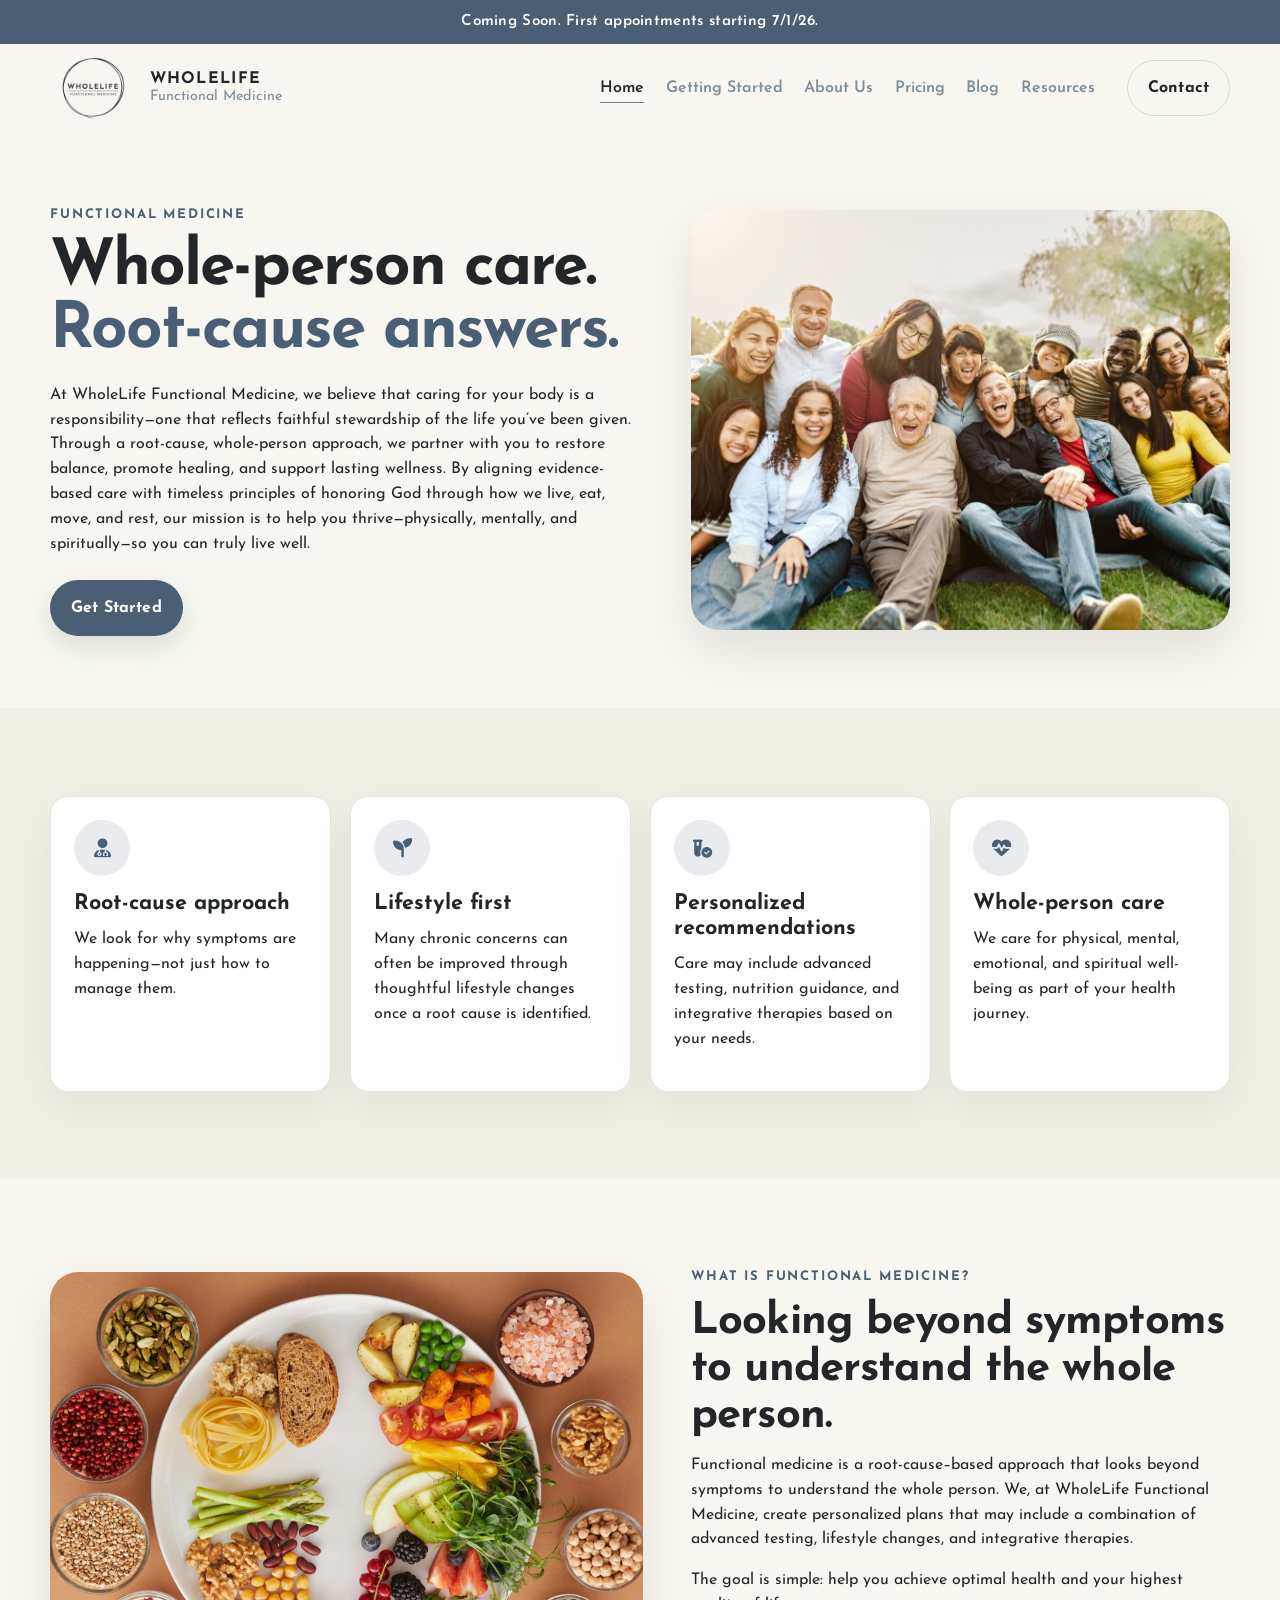
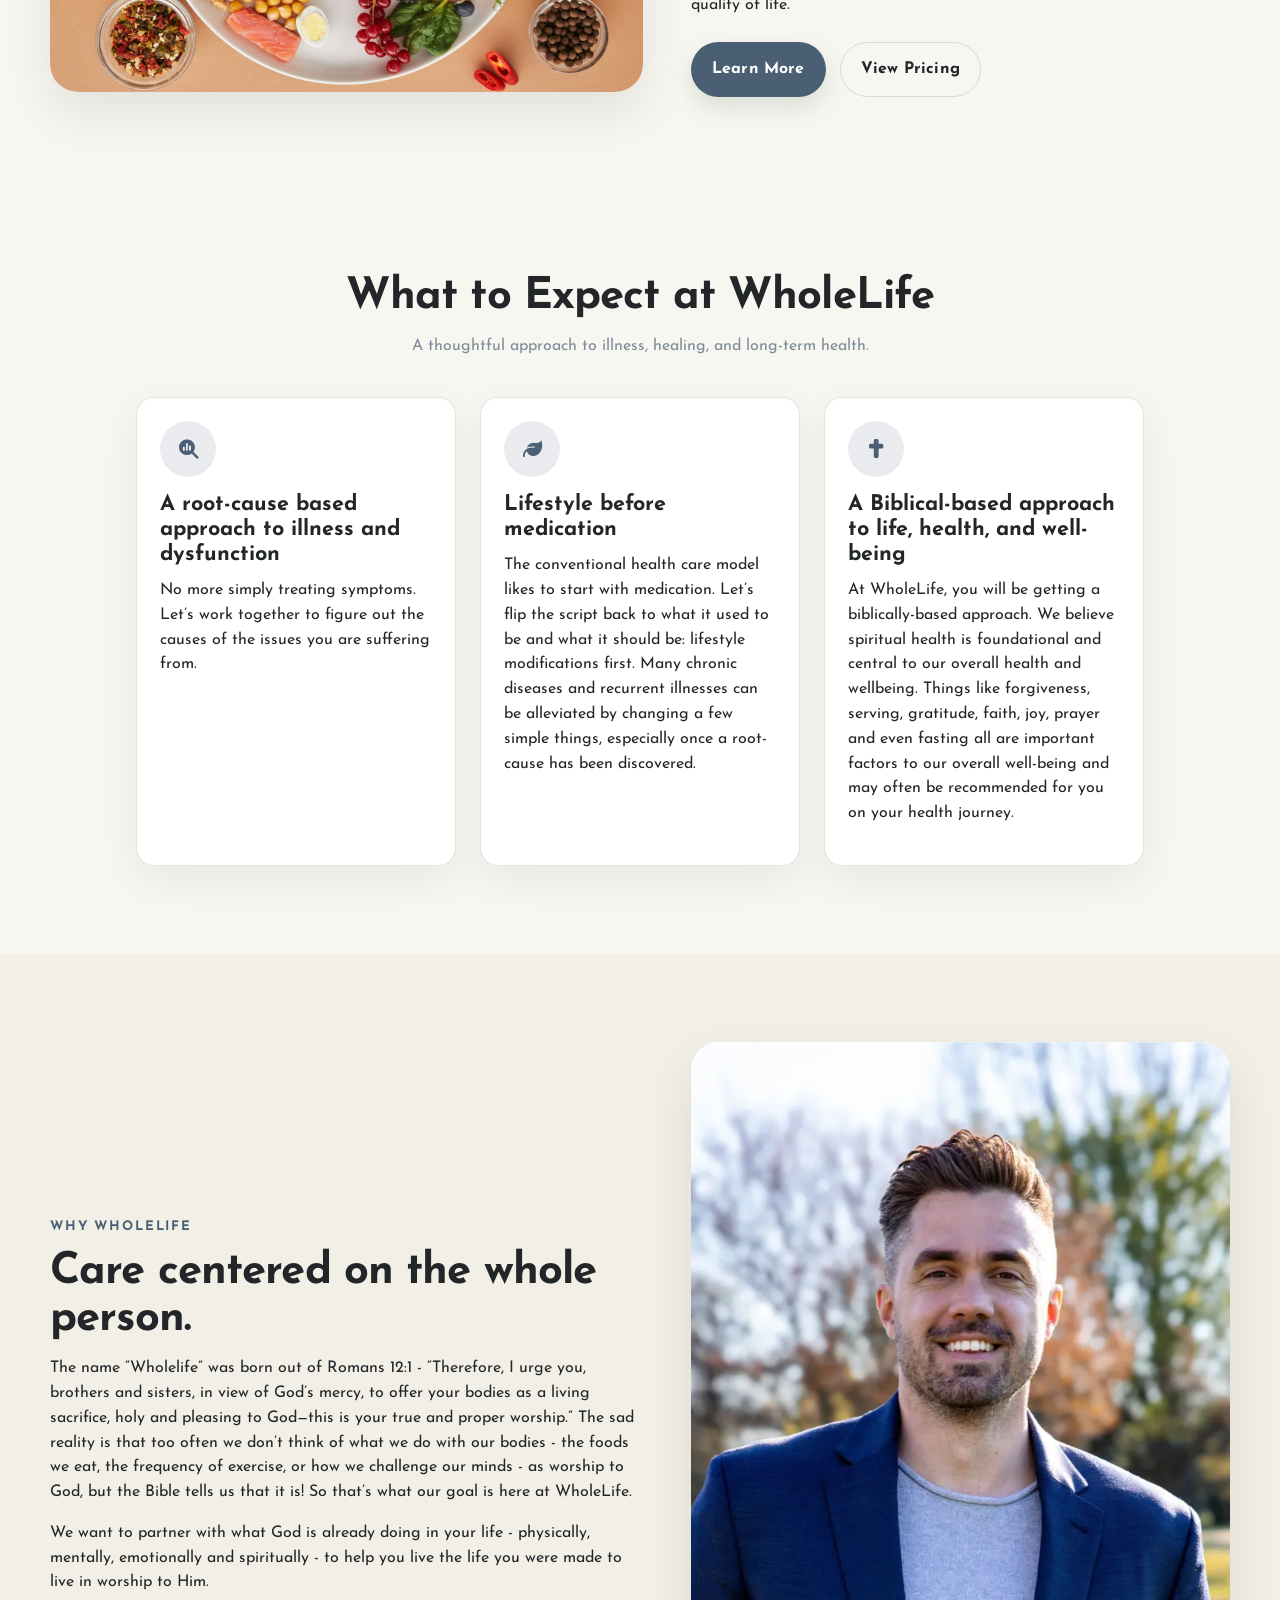
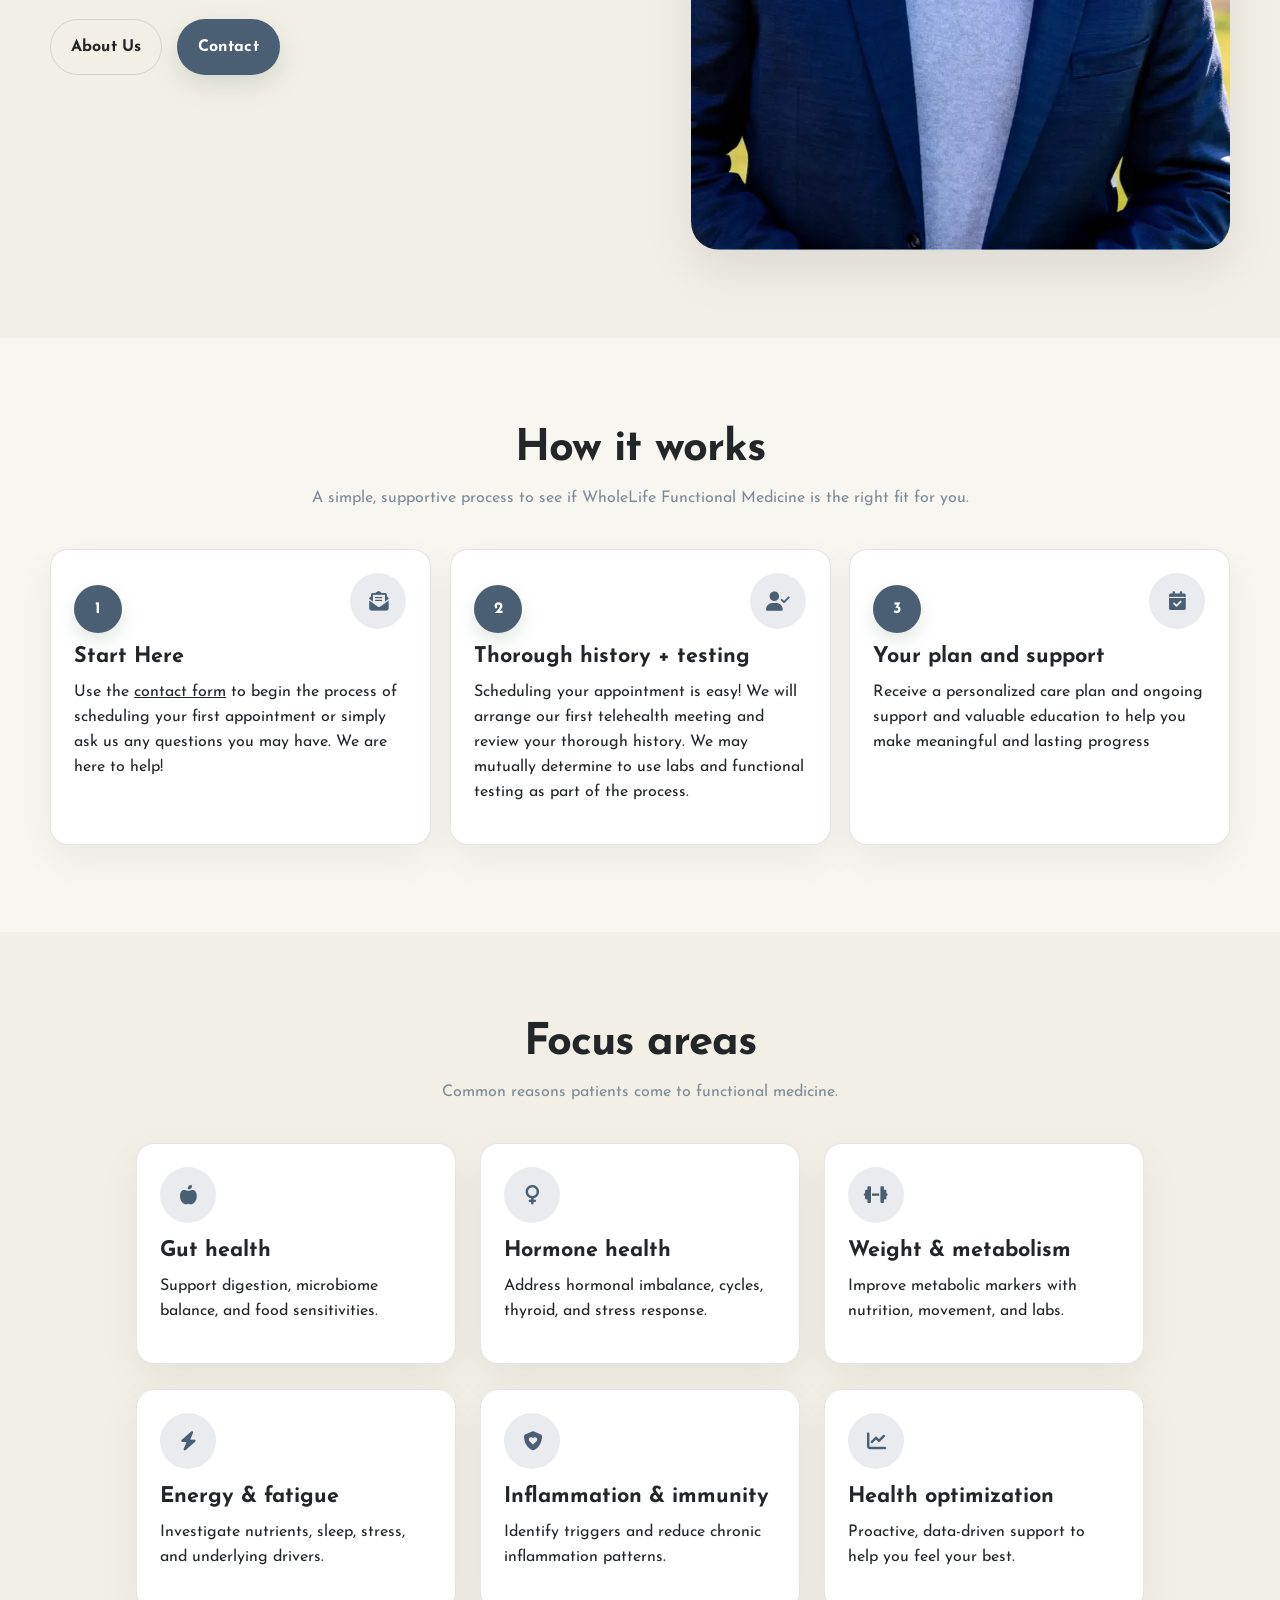
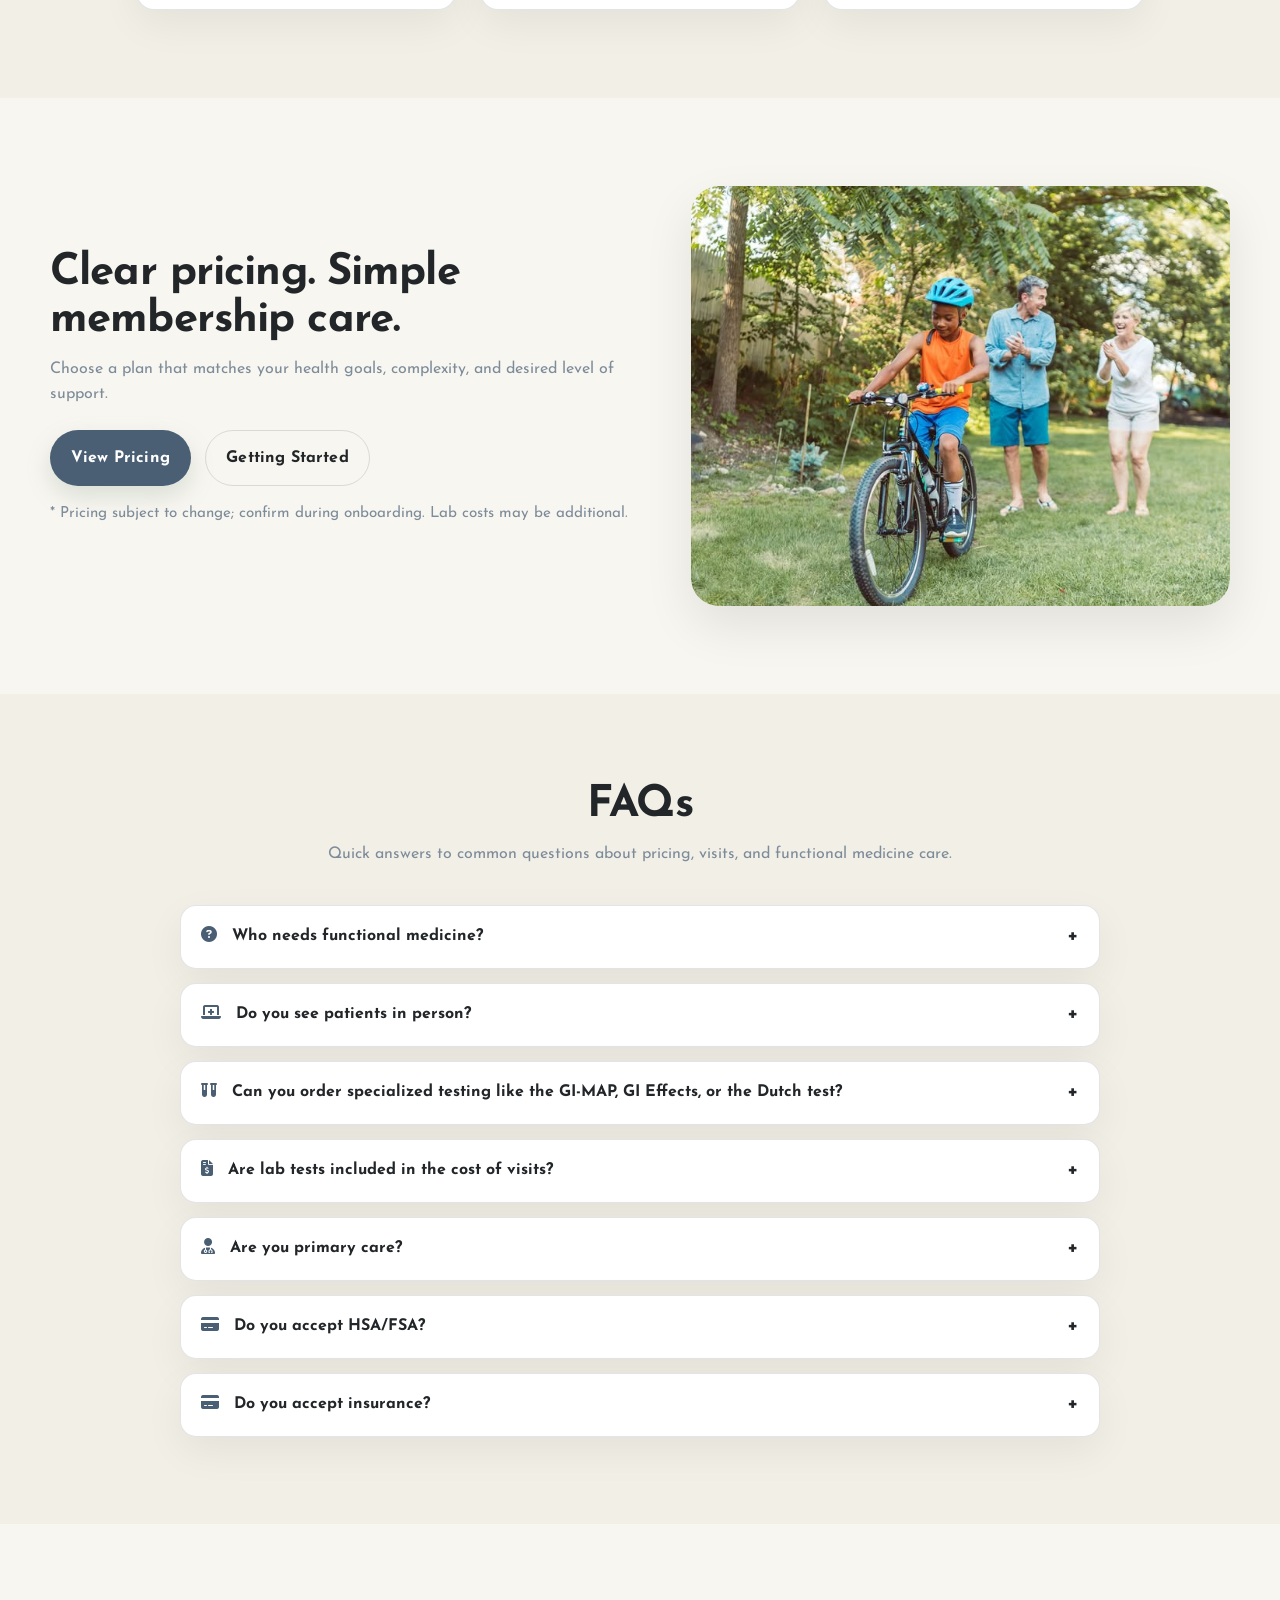
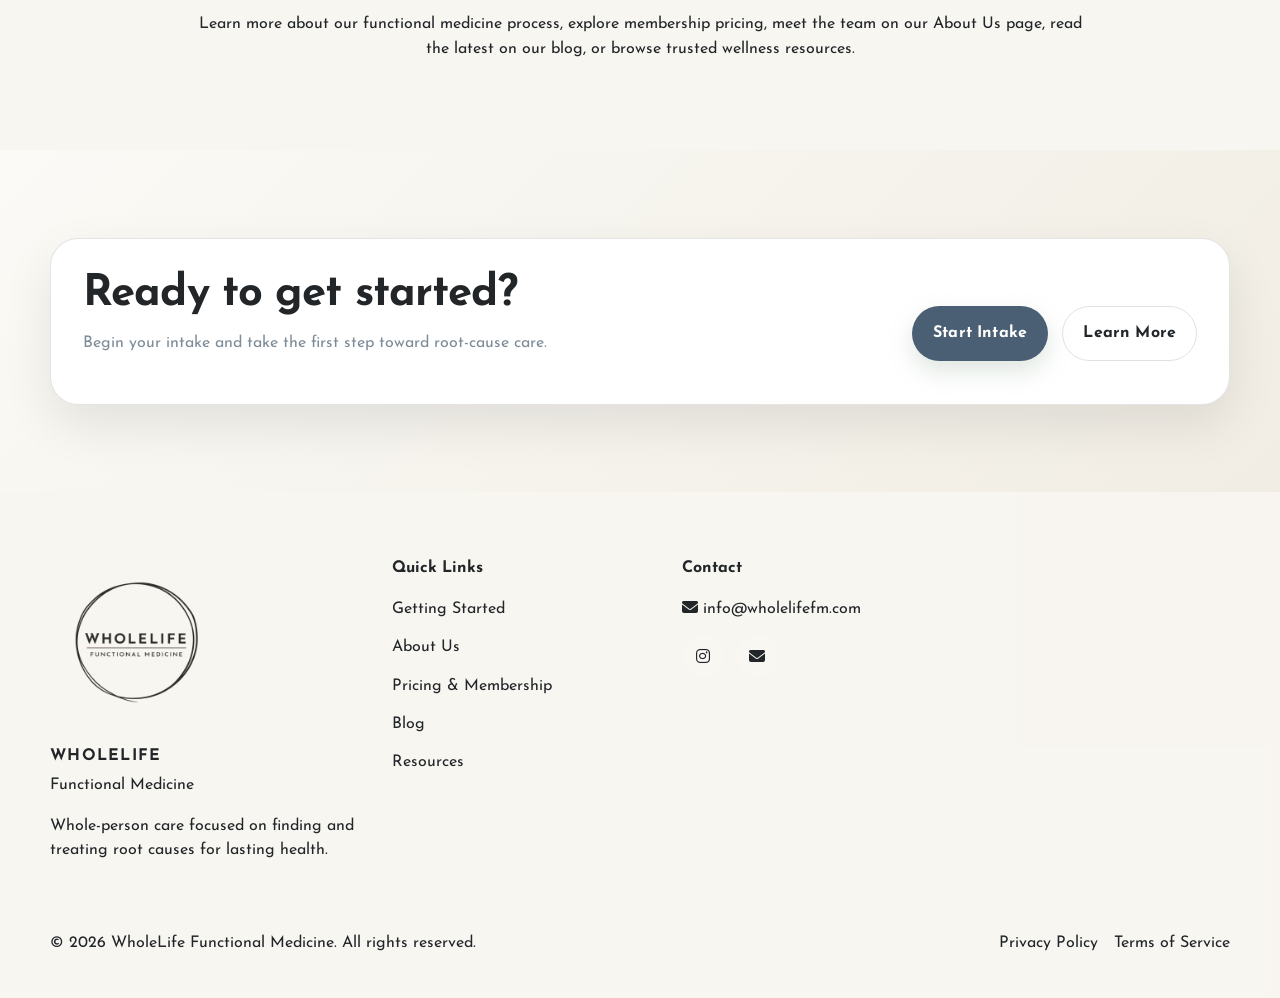
<file: index.html>
<!doctype html>
<html lang="en">

<head>
  <meta charset="utf-8" />
  <meta name="viewport" content="width=device-width, initial-scale=1" />

  <title>Functional Medicine in Dayton, OH | WholeLife Functional Medicine</title>
  <meta name="description"
    content="WholeLife Functional Medicine offers root-cause, whole-person functional medicine care in Dayton, Ohio, with personalized plans, advanced testing, lifestyle support, and virtual assessments across Ohio." />
  <meta name="keywords"
    content="functional medicine Dayton OH, functional medicine Ohio, root cause medicine Dayton, virtual functional medicine Ohio, gut health, hormone health, weight and metabolism, inflammation, wellness, personalized care" />
  <meta name="author" content="WholeLife Functional Medicine" />
  <meta name="robots" content="index, follow, max-image-preview:large, max-snippet:-1, max-video-preview:-1" />
  <meta name="googlebot" content="index, follow, max-image-preview:large, max-snippet:-1, max-video-preview:-1" />

  <link rel="canonical" href="https://www.wholelifefm.com/" />

  <link rel="icon" type="image/png"
    href="https://www.wholelifefm.com/assets/logo-wholelife-functional-medicine-dayton-ohio.png" />
  <link rel="apple-touch-icon"
    href="https://www.wholelifefm.com/assets/logo-wholelife-functional-medicine-dayton-ohio.png" />

  <meta property="og:type" content="website" />
  <meta property="og:site_name" content="WholeLife Functional Medicine" />
  <meta property="og:title" content="Functional Medicine in Dayton, OH | WholeLife Functional Medicine" />
  <meta property="og:description"
    content="Root-cause functional medicine care in Dayton, Ohio, with personalized plans, advanced testing, lifestyle support, and virtual assessments across Ohio." />
  <meta property="og:url" content="https://www.wholelifefm.com/" />
  <meta property="og:image" content="https://www.wholelifefm.com/assets/wellness-functional-medicine-dayton-ohio.png" />
  <meta property="og:image:alt" content="functional medicine care in Dayton, Ohio" />
  <meta property="og:locale" content="en_US" />

  <meta name="twitter:card" content="summary_large_image" />
  <meta name="twitter:title" content="Functional Medicine in Dayton, OH | WholeLife Functional Medicine" />
  <meta name="twitter:description"
    content="Root-cause functional medicine care in Dayton, Ohio, with personalized plans, advanced testing, lifestyle support, and virtual assessments across Ohio." />
  <meta name="twitter:image"
    content="https://www.wholelifefm.com/assets/wellness-functional-medicine-dayton-ohio.png" />

  <link rel="preconnect" href="https://fonts.googleapis.com">
  <link rel="preconnect" href="https://fonts.gstatic.com" crossorigin>
  <link href="https://fonts.googleapis.com/css2?family=Josefin+Sans:wght@300;400;500;600;700&display=swap"
    rel="stylesheet">
  <link rel="stylesheet" href="css/styles.css" />

  <!-- Icons -->
  <link rel="stylesheet" href="https://cdnjs.cloudflare.com/ajax/libs/font-awesome/6.5.2/css/all.min.css"
    referrerpolicy="no-referrer" />

  <script type="application/ld+json">
  {
    "@context": "https://schema.org",
    "@graph": [
      {
        "@type": "MedicalBusiness",
        "@id": "https://www.wholelifefm.com/#medicalbusiness",
        "name": "WholeLife Functional Medicine",
        "url": "https://www.wholelifefm.com/",
        "image": "https://www.wholelifefm.com/assets/wellness-functional-medicine-dayton-ohio.png",
        "logo": "https://www.wholelifefm.com/assets/logo-wholelife-functional-medicine-dayton-ohio.png",
        "description": "WholeLife Functional Medicine provides root-cause, whole-person functional medicine care with personalized plans, advanced testing, lifestyle support, and virtual assessments in Ohio.",
        "email": "info@wholelifefm.com",
        "areaServed": [
          {
            "@type": "State",
            "name": "Ohio"
          },
          {
            "@type": "City",
            "name": "Dayton"
          }
        ],
        "address": {
          "@type": "PostalAddress",
          "addressLocality": "Dayton",
          "addressRegion": "OH",
          "addressCountry": "US"
        },
        "sameAs": [
          "https://www.instagram.com/REPLACE-WITH-REAL-HANDLE"
        ]
      },
      {
        "@type": "WebSite",
        "@id": "https://www.wholelifefm.com/#website",
        "url": "https://www.wholelifefm.com/",
        "name": "WholeLife Functional Medicine",
        "publisher": {
          "@id": "https://www.wholelifefm.com/#medicalbusiness"
        }
      },
      {
        "@type": "WebPage",
        "@id": "https://www.wholelifefm.com/#webpage",
        "url": "https://www.wholelifefm.com/",
        "name": "Functional Medicine in Dayton, OH | WholeLife Functional Medicine",
        "isPartOf": {
          "@id": "https://www.wholelifefm.com/#website"
        },
        "about": {
          "@id": "https://www.wholelifefm.com/#medicalbusiness"
        },
        "description": "WholeLife Functional Medicine offers root-cause, whole-person functional medicine care in Dayton, Ohio, with personalized plans, advanced testing, lifestyle support, and virtual assessments across Ohio."
      },
      {
        "@type": "FAQPage",
        "@id": "https://www.wholelifefm.com/#faq",
        "mainEntity": [
          {
            "@type": "Question",
            "name": "What is functional medicine?",
            "acceptedAnswer": {
              "@type": "Answer",
              "text": "Functional medicine focuses on identifying and addressing root causes using personalized lifestyle, nutrition, and targeted testing."
            }
          },
          {
            "@type": "Question",
            "name": "Do you see patients in person?",
            "acceptedAnswer": {
              "@type": "Answer",
              "text": "At this time, WholeLife Functional Medicine offers virtual assessments for those located in the state of Ohio, with the long-term goal of having a physical location in the future."
            }
          },
          {
            "@type": "Question",
            "name": "Can you order specialized testing like the GI-MAP, GI Effects, or the Dutch test?",
            "acceptedAnswer": {
              "@type": "Answer",
              "text": "Yes, specialized testing such as GI-MAP, GI Effects, and Dutch testing can be ordered with detailed interpretation and planning."
            }
          },
          {
            "@type": "Question",
            "name": "Are lab tests included in the cost of visits?",
            "acceptedAnswer": {
              "@type": "Answer",
              "text": "No. Lab testing costs vary by person and are not included in the visit price. Testing recommendations are made collaboratively with cost and circumstance in mind."
            }
          },
          {
            "@type": "Question",
            "name": "Are you primary care?",
            "acceptedAnswer": {
              "@type": "Answer",
              "text": "No, WholeLife Functional Medicine is not primary care. Patients should continue to see a primary care doctor for sick visits and routine screenings."
            }
          },
          {
            "@type": "Question",
            "name": "Do you accept HSA/FSA?",
            "acceptedAnswer": {
              "@type": "Answer",
              "text": "Yes, HSA and FSA are accepted."
            }
          }
        ]
      }
    ]
  }
  </script>
</head>

<body>
<div class="site-topbar">
  <div class="container">
    <p>Coming Soon. First appointments starting 7/1/26.</p>
  </div>
</div>
  <header class="site-header reveal reveal-down" id="siteHeader">
  <div class="container header-inner">
    <a class="brand" href="index.html">
      <img src="assets/logo-wholelife-functional-medicine-dayton-ohio.png" alt="WholeLife Functional Medicine"
        class="brand-logo" />
      <span class="brand-text">
        <span class="brand-name">WHOLELIFE</span>
        <span class="brand-sub">Functional Medicine</span>
      </span>
    </a>

    <nav class="nav-desktop" aria-label="Main navigation">
      <a class="nav-link active" href="index.html">Home</a>
      <a class="nav-link" href="getting-started.html">Getting Started</a>
      <a class="nav-link" href="about.html">About Us</a>
      <a class="nav-link" href="pricing.html">Pricing</a>
      <a class="nav-link" href="blog.html">Blog</a>
      <a class="nav-link" href="resources.html">Resources</a>
    </nav>

    <div class="header-cta">
      <button class="btn btn-outline" data-open-contact>Contact</button>
    </div>

    <button class="nav-toggle" aria-label="Toggle menu" aria-expanded="false" aria-controls="mobileNav"
      data-nav-toggle>
      <span class="nav-toggle-bars"></span>
    </button>
  </div>

  <div class="nav-mobile" id="mobileNav" hidden>
    <div class="container nav-mobile-inner" aria-label="Mobile navigation">
      <a class="nav-mobile-link active" href="index.html">Home</a>
      <a class="nav-mobile-link" href="getting-started.html">Getting Started</a>
      <a class="nav-mobile-link" href="about.html">About Us</a>
      <a class="nav-mobile-link" href="pricing.html">Pricing</a>
      <a class="nav-mobile-link" href="blog.html">Blog</a>
      <a class="nav-mobile-link" href="resources.html">Resources</a>
      <div class="nav-mobile-cta">
        <button class="btn btn-outline" data-open-contact>Contact</button>
      </div>
    </div>
  </div>
</header>

  <main class="site-main">

    <section class="section hero">
      <div class="container grid-2">
        <div class="hero-copy reveal reveal-left">
          <p class="eyebrow">Functional Medicine</p>
          <h1>Whole-person care.<br><span class="primary">Root-cause answers.</span></h1>
          <p>
            At WholeLife Functional Medicine, we believe that caring for your body is a responsibility—one that reflects
            faithful stewardship of the life you’ve been given. Through a root-cause, whole-person approach, we partner
            with you to restore balance, promote healing, and support lasting wellness. By aligning evidence-based care
            with timeless principles of honoring God through how we live, eat, move, and rest, our mission is to help
            you thrive—physically, mentally, and spiritually—so you can truly live well.
          </p>
        
          <div class="btn-row">
            <a class="btn btn-primary" href="/contact.html">Get Started</a>
          </div>
        </div>

        <div class="hero-media reveal reveal-right">
          <div class="media-frame floating-frame">
            <img src="assets/wellness-wholelife-fuctional-medicine-dayton-ohio-2.jpg"
              alt="Family walking outdoors in nature, representing wellness and vitality" width="1200" height="900"
              fetchpriority="high" />
            <div class="frame-accent frame-accent-1"></div>
            <div class="frame-accent frame-accent-2"></div>
          </div>
        </div>
      </div>
    </section>

    <section class="section section-muted">
      <div class="container trust-grid">
        <div class="trust-item reveal reveal-up stagger-item">
          <div class="feature-icon"><i class="fa-solid fa-user-doctor"></i></div>
          <h3>Root-cause approach</h3>
          <p>We look for why symptoms are happening—not just how to manage them.</p>
        </div>
        <div class="trust-item reveal reveal-up stagger-item">
          <div class="feature-icon"><i class="fa-solid fa-seedling"></i></div>
          <h3>Lifestyle first</h3>
          <p>Many chronic concerns can often be improved through thoughtful lifestyle changes once a root cause is
            identified.</p>
        </div>
        <div class="trust-item reveal reveal-up stagger-item">
          <div class="feature-icon"><i class="fa-solid fa-vial-circle-check"></i></div>
          <h3>Personalized recommendations</h3>
          <p>Care may include advanced testing, nutrition guidance, and integrative therapies based on your needs.</p>
        </div>
        <div class="trust-item reveal reveal-up stagger-item">
          <div class="feature-icon"><i class="fa-solid fa-heart-pulse"></i></div>
          <h3>Whole-person care</h3>
          <p>We care for physical, mental, emotional, and spiritual well-being as part of your health journey.</p>
        </div>
      </div>
    </section>

    <section class="section">
      <div class="container grid-2">
        <div class="media-frame reveal reveal-left">
          <img src="assets/diet-blog-functional-medicine-dayton-ohio.jpg"
            alt="Whole foods and fresh ingredients" width="1200" height="900" loading="lazy" decoding="async" />
        </div>
        <div class="reveal reveal-right">
          <p class="eyebrow">What Is Functional Medicine?</p>
          <h2>Looking beyond symptoms to understand the whole person.</h2>
          <p>
            Functional medicine is a root-cause–based approach that looks beyond symptoms to understand the whole
            person. We, at WholeLife Functional Medicine, create personalized plans that may include a combination of
            advanced testing, lifestyle changes, and integrative therapies.
          </p>
          <p>
            The goal is simple: help you achieve optimal health and your highest quality of life.
          </p>
          <div class="btn-row">
            <a class="btn btn-primary" href="getting-started.html">Learn More</a>
            <a class="btn btn-outline" href="pricing.html">View Pricing</a>
          </div>
        </div>
      </div>
    </section>

    <section class="section">
      <div class="container">
        <div class="section-head center reveal reveal-up">
          <h2>What to Expect at WholeLife</h2>
          <p class="muted">A thoughtful approach to illness, healing, and long-term health.</p>
        </div>

        <div class="card-grid">
          <div class="card reveal reveal-up stagger-item">
            <div class="card-icon"><i class="fa-solid fa-magnifying-glass-chart"></i></div>
            <h3>A root-cause based approach to illness and dysfunction</h3>
            <p>No more simply treating symptoms. Let’s work together to figure out the causes of the issues you are
              suffering from.</p>
          </div>

          <div class="card reveal reveal-up stagger-item">
            <div class="card-icon"><i class="fa-solid fa-leaf"></i></div>
            <h3>Lifestyle before medication</h3>
            <p>
              The conventional health care model likes to start with medication. Let’s flip the script back to what it
              used to be and what it should be: lifestyle modifications first. Many chronic diseases and recurrent
              illnesses can be alleviated by changing a few simple things, especially once a root-cause has been
              discovered.
            </p>
          </div>

          <div class="card reveal reveal-up stagger-item">
            <div class="card-icon"><i class="fa-solid fa-cross"></i></div>
            <h3>A Biblical-based approach to life, health, and well-being</h3>
            <p>
              At WholeLife, you will be getting a biblically-based approach. We believe spiritual health is foundational
              and central to our overall health and wellbeing. Things like forgiveness, serving, gratitude, faith, joy,
              prayer and even fasting all are important factors to our overall well-being and may often be recommended
              for you on your health journey.
            </p>
          </div>
        </div>
      </div>
    </section>

    <section class="section section-muted">
      <div class="container grid-2">
        <div class="reveal reveal-left">
          <p class="eyebrow">Why WholeLife</p>
          <h2>Care centered on the whole person.</h2>
          <p>
            The name “Wholelife” was born out of Romans 12:1 - “Therefore, I urge you, brothers and sisters, in view of
            God’s mercy, to offer your bodies as a living sacrifice, holy and pleasing to God—this is your true and
            proper worship.” The sad reality is that too often we don’t think of what we do with our bodies - the foods
            we eat, the frequency of exercise, or how we challenge our minds - as worship to God, but the Bible tells us
            that it is! So that’s what our goal is here at WholeLife.
          </p>
          <p>
            We want to partner with what God is already doing
            in your life - physically, mentally, emotionally and spiritually - to help you live the life you were made
            to live in worship to Him.
          </p>
          <div class="btn-row">
            <a class="btn btn-outline" href="about.html">About Us</a>
            <button class="btn btn-primary" data-open-contact>Contact</button>
          </div>
        </div>
        <div class="media-frame reveal reveal-right">
          <img src="assets/functional-medicine-practitioner-dayton-oh.webp"
            alt="Functional medicine practitioner at WholeLife Functional Medicine" width="900" height="1100"
            loading="lazy" decoding="async" />
        </div>
      </div>
    </section>

    <section class="section">
      <div class="container">
        <div class="section-head center reveal reveal-up">
          <h2>How it works</h2>
          <p class="muted">A simple, supportive process to see if WholeLife Functional Medicine is the right fit for
            you.</p>
        </div>

        <div class="steps">
          <div class="step reveal reveal-up stagger-item">
            <div class="step-top">
              <div class="step-num">1</div>
              <div class="step-icon"><i class="fa-solid fa-envelope-open-text"></i></div>
            </div>
            <h3>Start Here</h3>
            <p>Use the <a href="/contact.html"><span style="text-decoration: underline;">contact form</span></a> to
              begin the process of scheduling your first appointment or simply ask us any questions you may have. We are
              here to help!</p>
          </div>

          <div class="step reveal reveal-up stagger-item">
            <div class="step-top">
              <div class="step-num">2</div>
              <div class="step-icon"><i class="fa-solid fa-user-check"></i></div>
            </div>
            <h3>Thorough history + testing</h3>
            <p>Scheduling your appointment is easy! We will arrange our first telehealth meeting and review your
              thorough history. We may mutually determine to use labs and functional testing as part of the process.</p>
          </div>

          <div class="step reveal reveal-up stagger-item">
            <div class="step-top">
              <div class="step-num">3</div>
              <div class="step-icon"><i class="fa-solid fa-calendar-check"></i></div>
            </div>
            <h3>Your plan and support</h3>
            <p>Receive a personalized care plan and ongoing support and valuable education to help you make meaningful and lasting progress</p>
          </div>
        </div>
      </div>
    </section>

    <section class="section section-muted">
      <div class="container">
        <div class="section-head center reveal reveal-up">
          <h2>Focus areas</h2>
          <p class="muted">Common reasons patients come to functional medicine.</p>
        </div>

        <div class="card-grid">
          <div class="card reveal reveal-up stagger-item">
            <div class="card-icon"><i class="fa-solid fa-apple-whole"></i></div>
            <h3>Gut health</h3>
            <p>Support digestion, microbiome balance, and food sensitivities.</p>
          </div>

          <div class="card reveal reveal-up stagger-item">
            <div class="card-icon"><i class="fa-solid fa-venus"></i></div>
            <h3>Hormone health</h3>
            <p>Address hormonal imbalance, cycles, thyroid, and stress response.</p>
          </div>

          <div class="card reveal reveal-up stagger-item">
            <div class="card-icon"><i class="fa-solid fa-dumbbell"></i></div>
            <h3>Weight & metabolism</h3>
            <p>Improve metabolic markers with nutrition, movement, and labs.</p>
          </div>

          <div class="card reveal reveal-up stagger-item">
            <div class="card-icon"><i class="fa-solid fa-bolt"></i></div>
            <h3>Energy & fatigue</h3>
            <p>Investigate nutrients, sleep, stress, and underlying drivers.</p>
          </div>

          <div class="card reveal reveal-up stagger-item">
            <div class="card-icon"><i class="fa-solid fa-shield-heart"></i></div>
            <h3>Inflammation & immunity</h3>
            <p>Identify triggers and reduce chronic inflammation patterns.</p>
          </div>

          <div class="card reveal reveal-up stagger-item">
            <div class="card-icon"><i class="fa-solid fa-chart-line"></i></div>
            <h3>Health optimization</h3>
            <p>Proactive, data-driven support to help you feel your best.</p>
          </div>
        </div>
      </div>
    </section>

    <section class="section">
      <div class="container grid-2">
        <div class="reveal reveal-left">
          <h2>Clear pricing. Simple membership care.</h2>
          <p class="muted">Choose a plan that matches your health goals, complexity, and desired level of support.</p>
          <div class="btn-row">
            <a class="btn btn-primary" href="pricing.html">View Pricing</a>
            <a class="btn btn-outline" href="getting-started.html">Getting Started</a>
          </div>
          <p class="fineprint">* Pricing subject to change; confirm during onboarding. Lab costs may be additional.</p>
        </div>
        <div class="media-frame reveal reveal-right">
          <img src="assets/wellness-wholelife-fuctional-medicine-dayton-ohio-3.jpg"
            alt="Whole foods and fresh ingredients" />
        </div>
      </div>
    </section>

<section class="section section-muted">
          <div class="container">
            <div class="section-head center reveal reveal-up">
              <h2>FAQs</h2>
              <p class="muted">Quick answers to common questions about pricing, visits, and functional medicine care.
              </p>
            </div>

            <div class="accordion" data-accordion style="max-width: 920px; margin: 0 auto;">
              <button class="accordion-item reveal reveal-up" aria-expanded="false">
                <span><i class="fa-solid fa-circle-question faq-inline-icon"></i> Who needs functional medicine?</span>
                <span class="accordion-icon">+</span>
              </button>
              <div class="accordion-panel" hidden>
                <p>Functional medicine is ideal for 3 types of patients: patients with symptoms that no one else has
                  been able to figure out, patients with chronic diseases looking for better support, or healthy
                  patients looking to stay healthy and be proactive about their health.</p>
              </div>

              <button class="accordion-item reveal reveal-up" aria-expanded="false">
                <span><i class="fa-solid fa-laptop-medical faq-inline-icon"></i> Do you see patients in person?</span>
                <span class="accordion-icon">+</span>
              </button>
              <div class="accordion-panel" hidden>
                <p>At this time, WholeLife is only offering virtual assessments for those located in the state of Ohio,
                  with the long term hope and goal of having a physical location in the future.</p>
              </div>

              <button class="accordion-item reveal reveal-up" aria-expanded="false">
                <span><i class="fa-solid fa-vials faq-inline-icon"></i> Can you order specialized testing like the
                  GI-MAP, GI Effects, or the Dutch test?</span>
                <span class="accordion-icon">+</span>
              </button>
              <div class="accordion-panel" hidden>
                <p>Yes, absolutely. WholeLife can order these types of testing and provide detailed information and
                  planning.</p>
              </div>

              <button class="accordion-item reveal reveal-up" aria-expanded="false">
                <span><i class="fa-solid fa-file-invoice-dollar faq-inline-icon"></i> Are lab tests included in the cost
                  of visits?</span>
                <span class="accordion-icon">+</span>
              </button>
              <div class="accordion-panel" hidden>
                <p>Unfortunately, no. Since the tests that may be recommended vary from person to person, it would be
                  impossible to include that in an initial cost. This helps keep pricing as fair and low as possible,
                  and recommendations are always made collaboratively with your cost and circumstance in mind.</p>
              </div>

              <button class="accordion-item reveal reveal-up" aria-expanded="false">
                <span><i class="fa-solid fa-user-doctor faq-inline-icon"></i> Are you primary care?</span>
                <span class="accordion-icon">+</span>
              </button>
              <div class="accordion-panel" hidden>
                <p>Although WholeLife does see children and adults, it is not primary care. Patients are still
                  encouraged to have and routinely see a primary care doctor for ill visits and routine screenings.</p>
              </div>

              <button class="accordion-item reveal reveal-up" aria-expanded="false">
                <span><i class="fa-solid fa-credit-card faq-inline-icon"></i> Do you accept HSA/FSA?</span>
                <span class="accordion-icon">+</span>
              </button>
              <div class="accordion-panel" hidden>
                <p>Yes! This can be a great way to utilize those funds that you’ve been saving!</p>
              </div>
              <button class="accordion-item reveal reveal-up" aria-expanded="false">
                <span><i class="fa-solid fa-credit-card faq-inline-icon"></i> Do you accept insurance?</span>
                <span class="accordion-icon">+</span>
              </button>
              <div class="accordion-panel" hidden>
                <p>Unfortunately, no. Insurance tends to dictate ALOT, so removing that barrier from the equation allows
                  us the freedom to order what may be most helpful for you at the lowest cost possible. In addition, it
                  gives me the freedom to spend the amount of time I need with you to best understand your healthcare
                  needs without the concern of seeing a certain number of patients. </p>
              </div>
            </div>
          </div>
        </section>
    <section class="section">
      <div class="container">
        <div class="seo-links">
          <p>
            Learn more about our <a href="getting-started.html">functional medicine process</a>,
            explore <a href="pricing.html">membership pricing</a>,
            meet the team on our <a href="about.html">About Us page</a>,
            read the latest on our <a href="blog.html">blog</a>,
            or browse trusted <a href="resources.html">wellness resources</a>.
          </p>
        </div>
      </div>
    </section>
    <section class="section cta-banner reveal reveal-up">
      <div class="container cta-inner">
        <div>
          <h2>Ready to get started?</h2>
          <p class="muted">Begin your intake and take the first step toward root-cause care.</p>
        </div>
        <div class="btn-row">
          <a class="btn btn-primary" href="/contact.html" target="_blank"
            rel="noopener noreferrer">Start Intake</a>
          <a class="btn btn-outline" href="getting-started.html">Learn More</a>
        </div>
      </div>
    </section>

  </main>

  <footer class="site-footer reveal reveal-up">
  <div class="container footer-grid">
    <div class="footer-brand">
      <img src="assets/logo-wholelife-functional-medicine-dayton-ohio.png" alt="WholeLife" class="footer-logo" />
      <p class="footer-title">WHOLELIFE</p>
      <p class="footer-sub">Functional Medicine</p>
      <p class="footer-note">Whole-person care focused on finding and treating root causes for lasting health.</p>
    </div>

    <div class="footer-col">
      <h4>Quick Links</h4>
      <ul class="footer-links">
        <li><a href="getting-started.html">Getting Started</a></li>
        <li><a href="about.html">About Us</a></li>
        <li><a href="pricing.html">Pricing & Membership</a></li>
        <li><a href="blog.html">Blog</a></li>
        <li><a href="resources.html">Resources</a></li>
      </ul>
    </div>

    <div class="footer-col">
      <h4>Contact</h4>
      <ul class="footer-links">
        <li><a href="mailto:info@wholelifefm.com"><i class="fa-solid fa-envelope"></i> info@wholelifefm.com</a></li>
        <li class="social-row">
          <a href="https://www.instagram.com/wholelifeFM" aria-label="Instagram" class="social-icon"><i class="fa-brands fa-instagram"></i></a>
          <a href="mailto:info@wholelifefm.com" aria-label="Email" class="social-icon"><i class="fa-solid fa-envelope"></i></a>
        </li>
      </ul>
    </div>
  </div>

  <div class="container footer-bottom">
    <p>© <span id="year"></span> WholeLife Functional Medicine. All rights reserved.</p>

    <script>
      document.getElementById("year").textContent = new Date().getFullYear();
    </script>

    <div class="footer-legal">
      <a href="privacy.html">Privacy Policy</a>
      <a href="terms.html">Terms of Service</a>
    </div>
  </div>
</footer>

  <div class="modal" id="contactModal" role="dialog" aria-modal="true" aria-label="Contact form" hidden>
    <div class="modal-overlay" data-close-contact></div>
    <div class="modal-card" role="document">
      <button class="modal-close" aria-label="Close" data-close-contact>×</button>

      <div class="modal-body" id="contactFormWrap">
        <h3>Get in Touch</h3>
        <p class="muted small">
          Have a question? Fill out the form below or email us at
          <a href="mailto:info@wholelifefm.com">info@wholelifefm.com</a>.
        </p>

        <form id="contactForm" action="https://api.web3forms.com/submit" method="POST">
          <input type="hidden" name="access_key" value="2c9bc90f-520f-44e3-840c-b6f389e1564d">
          <input type="hidden" name="subject" value="New Website Contact Submission">
          <input type="hidden" name="from_name" value="Website Contact Form">
          <input type="checkbox" name="botcheck" class="hidden" style="display: none;">

          <div class="field">
            <label for="contactName">Full Name <span>*</span></label>
            <input id="contactName" name="name" type="text" required maxlength="100" />
            <p class="field-error" data-error-for="name"></p>
          </div>

          <div class="field">
            <label for="contactEmail">Email <span>*</span></label>
            <input id="contactEmail" name="email" type="email" required maxlength="255" />
            <p class="field-error" data-error-for="email"></p>
          </div>

          <div class="field">
            <label for="contactPhone">Phone <span class="muted small">(optional)</span></label>
            <input id="contactPhone" name="phone" type="tel" maxlength="20" />
          </div>

          <div class="field">
            <label for="contactService">Service Interested In <span>*</span></label>
            <select id="contactService" name="service" required>
              <option value="">Select a service...</option>
              <option value="New Patient Inquiry">New Patient Inquiry</option>
              <option value="Membership Questions">Membership Questions</option>
              <option value="Lab Testing">Lab Testing</option>
              <option value="Gut Health">Gut Health</option>
              <option value="Hormone Health">Hormone Health</option>
              <option value="Weight & Metabolic Health">Weight & Metabolic Health</option>
              <option value="Other">Other</option>
            </select>
            <p class="field-error" data-error-for="service"></p>
          </div>

          <div class="field">
            <label for="contactMessage">Message <span>*</span></label>
            <textarea id="contactMessage" name="message" rows="4" required maxlength="1000"></textarea>
            <p class="field-error" data-error-for="message"></p>
          </div>

          <div class="h-captcha" data-captcha="true"></div>
          <script src="https://web3forms.com/client/script.js" async defer></script>

          <input type="hidden" name="redirect" value="https://www.wholelifefm.com/thank-you.html">

          <button class="btn btn-primary btn-block" type="submit">
            <i class="fa-solid fa-paper-plane"></i> Send Message
          </button>
        </form>
      </div>

      <div class="modal-body" id="contactSuccess" hidden>
        <div class="success">
          <div class="success-badge">✓</div>
          <h3>Message Sent!</h3>
          <p class="muted">Thank you for reaching out. We'll get back to you within 24–48 hours.</p>
          <button class="btn btn-primary" data-close-contact>Close</button>
        </div>
      </div>
    </div>
  </div>

  <script src="js/main.js" defer></script>
</body>

</html>
</file>
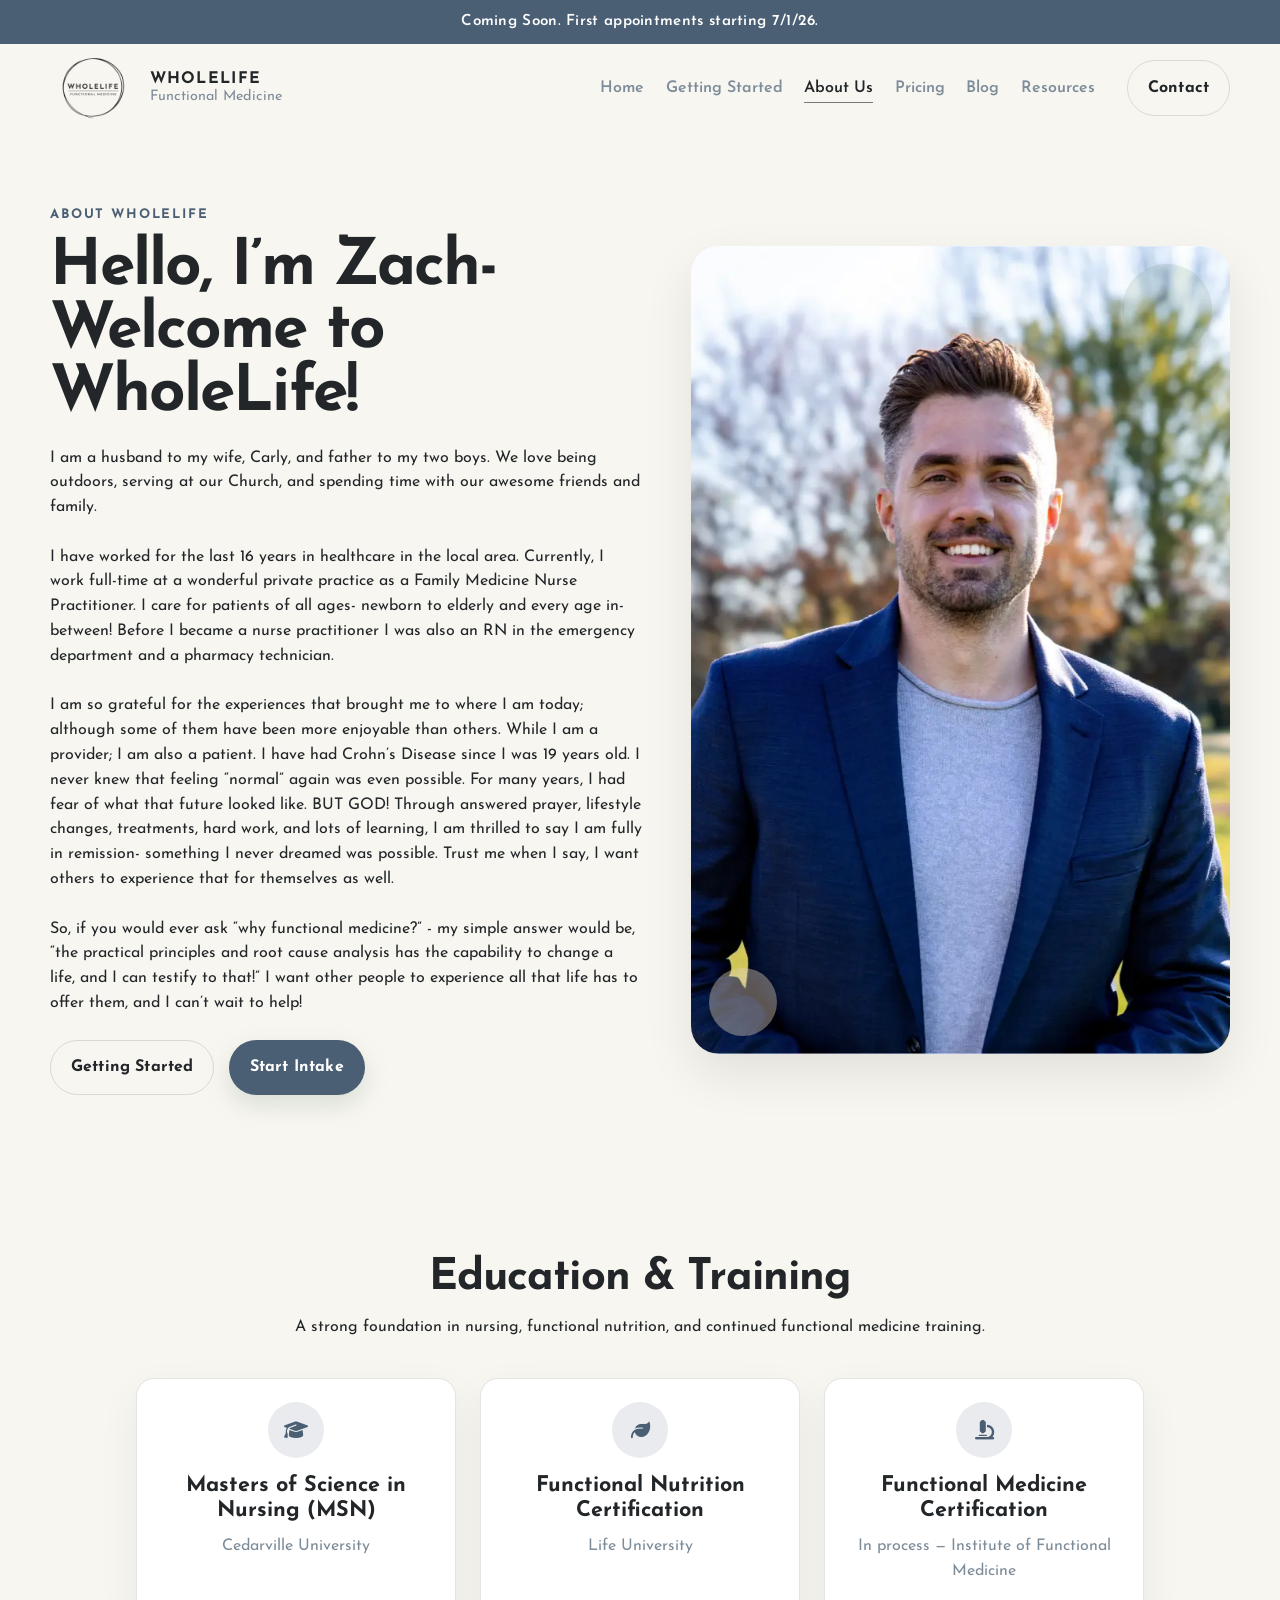
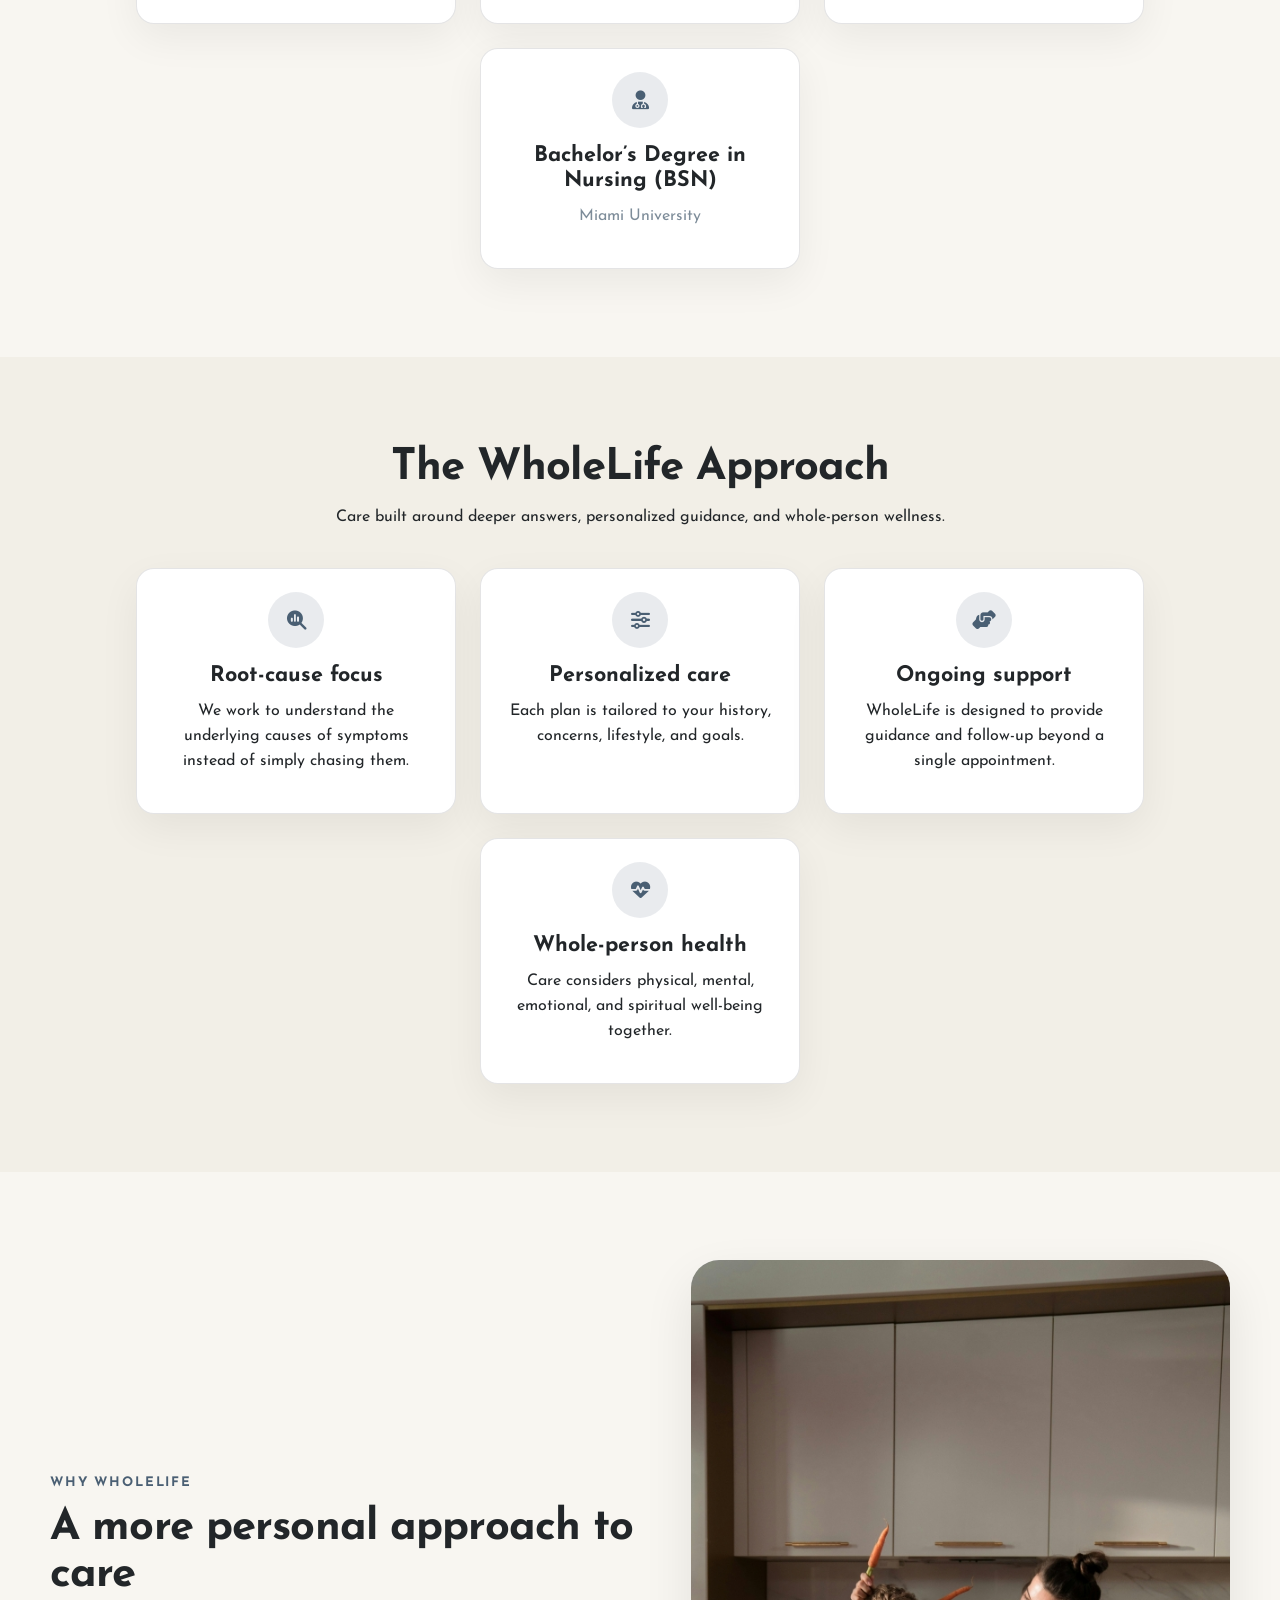
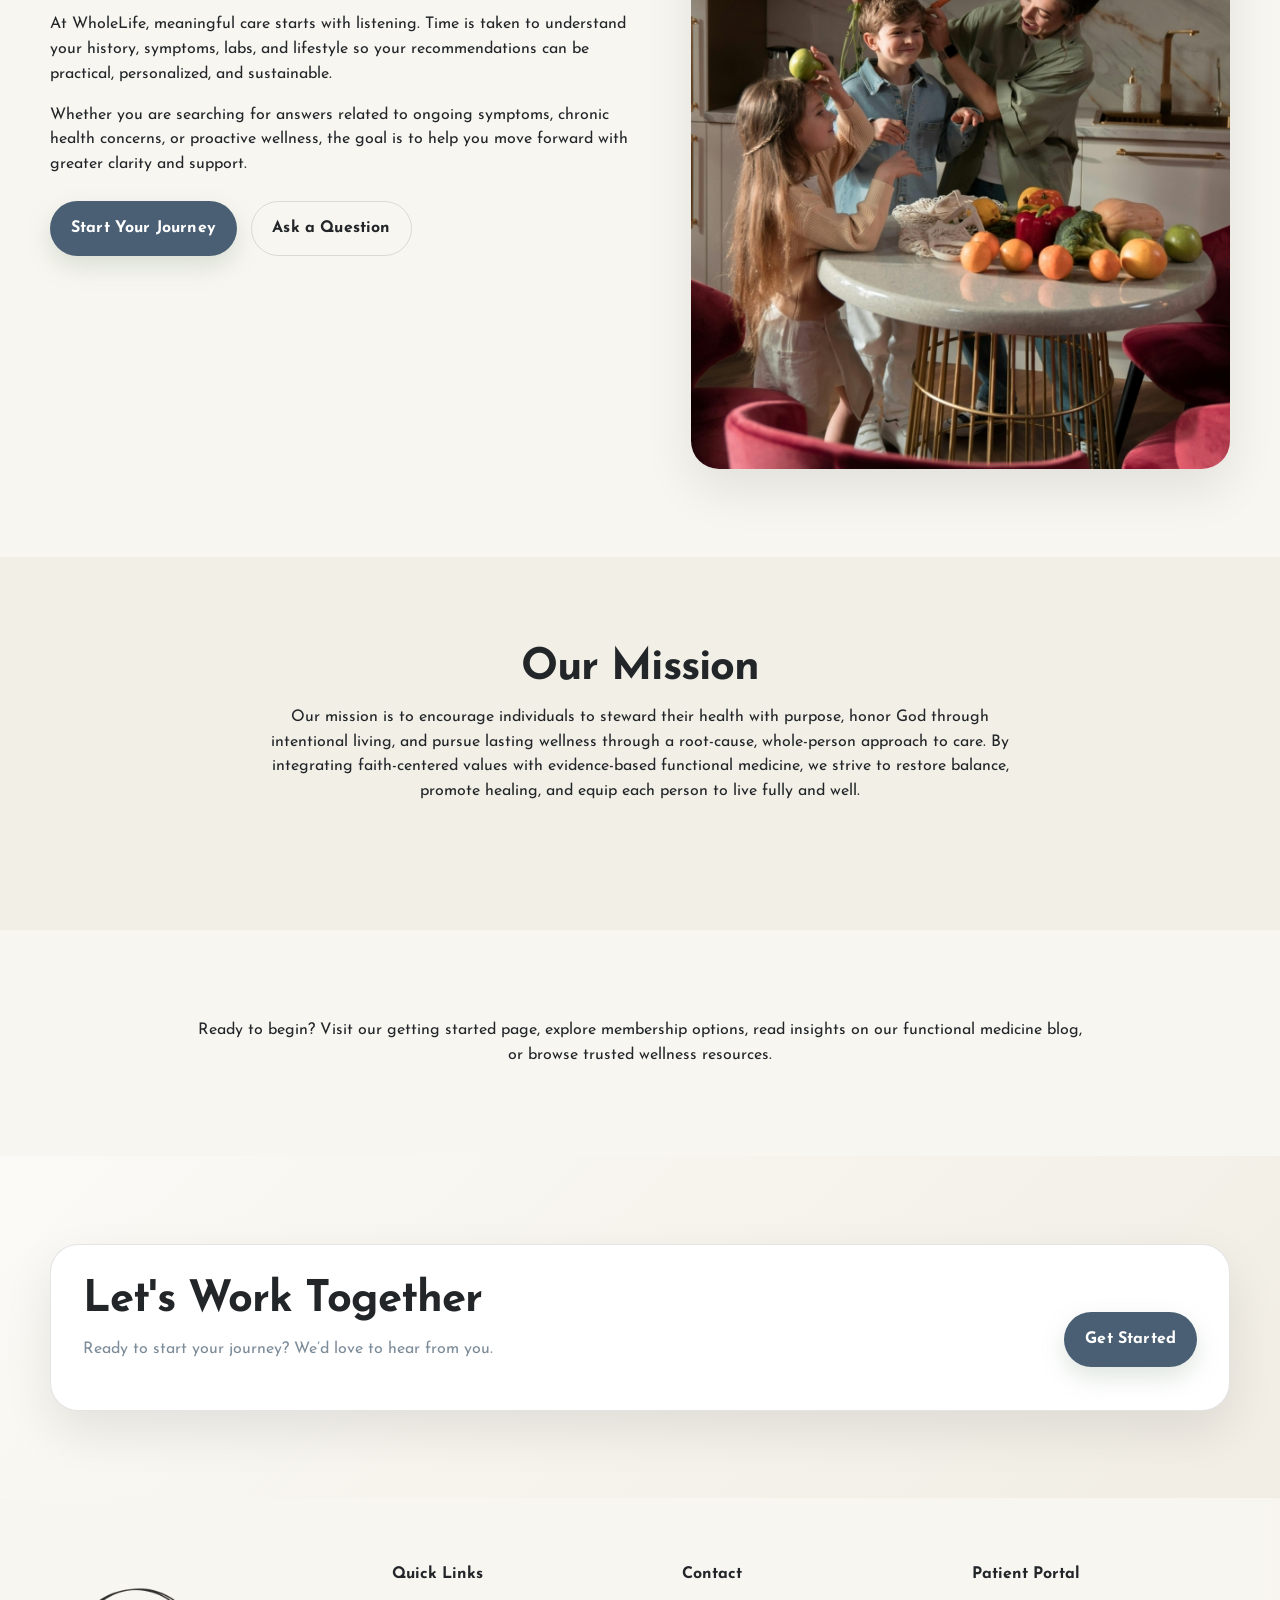
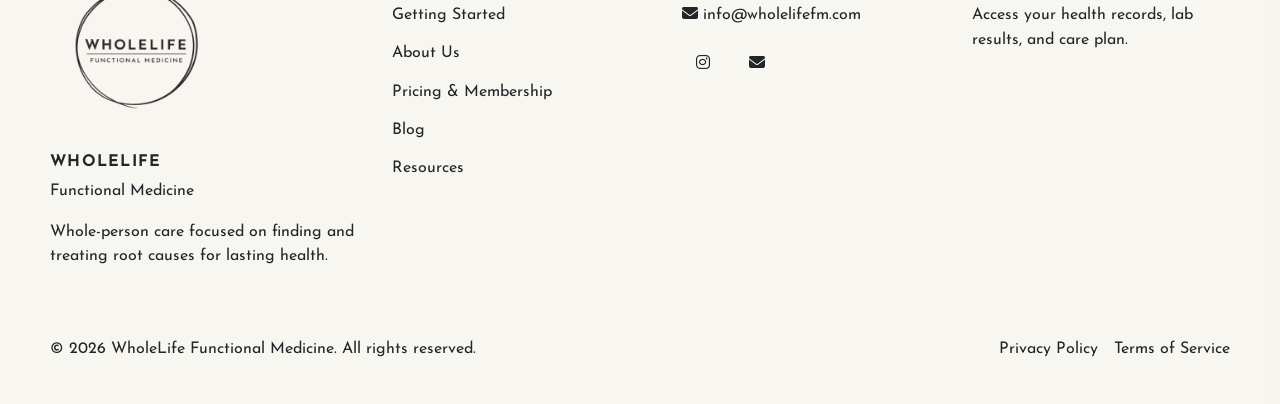
<file: about.html>
<!doctype html>
<html lang="en">

<head>
  <meta charset="utf-8" />
  <meta name="viewport" content="width=device-width, initial-scale=1" />

  <title>About WholeLife Functional Medicine | Dayton, OH Functional Medicine Provider</title>
  <meta name="description"
    content="Meet Zach Hale, APRN, NP-C, and learn about WholeLife Functional Medicine in Dayton, Ohio. Discover our personalized, root-cause approach to functional medicine and whole-person care." />
  <meta name="keywords"
    content="Zach Hale NP-C, functional medicine provider Dayton Ohio, WholeLife Functional Medicine, functional medicine practitioner Ohio, root cause medicine Dayton, personalized healthcare Ohio" />
  <meta name="author" content="WholeLife Functional Medicine" />
  <meta name="robots" content="index, follow, max-image-preview:large, max-snippet:-1, max-video-preview:-1" />
  <meta name="googlebot" content="index, follow, max-image-preview:large, max-snippet:-1, max-video-preview:-1" />

  <link rel="canonical" href="https://www.wholelifefm.com/about.html" />

  <link rel="icon" type="image/png"
    href="https://www.wholelifefm.com/assets/logo-wholelife-functional-medicine-dayton-ohio.png" />
  <link rel="apple-touch-icon"
    href="https://www.wholelifefm.com/assets/logo-wholelife-functional-medicine-dayton-ohio.png" />

  <!-- Open Graph -->
  <meta property="og:type" content="website" />
  <meta property="og:site_name" content="WholeLife Functional Medicine" />
  <meta property="og:title" content="About WholeLife Functional Medicine | Dayton, OH Functional Medicine Provider" />
  <meta property="og:description"
    content="Meet Zach Hale, APRN, NP-C, and learn about WholeLife Functional Medicine in Dayton, Ohio and our personalized, root-cause approach to care." />
  <meta property="og:url" content="https://www.wholelifefm.com/about.html" />
  <meta property="og:image"
    content="https://www.wholelifefm.com/assets/functional-medicine-practitioner-dayton-oh.webp" />
  <meta property="og:image:alt" content="Zach Hale APRN NP-C functional medicine provider in Dayton Ohio" />
  <meta property="og:locale" content="en_US" />

  <!-- Twitter -->
  <meta name="twitter:card" content="summary_large_image" />
  <meta name="twitter:title" content="About WholeLife Functional Medicine | Dayton, OH Functional Medicine Provider" />
  <meta name="twitter:description"
    content="Meet Zach Hale and learn about WholeLife Functional Medicine in Dayton, Ohio." />
  <meta name="twitter:image"
    content="https://www.wholelifefm.com/assets/functional-medicine-practitioner-dayton-oh.webp" />

  <!-- Fonts & CSS -->
  <link rel="preconnect" href="https://fonts.googleapis.com">
  <link rel="preconnect" href="https://fonts.gstatic.com" crossorigin>
  <link href="https://fonts.googleapis.com/css2?family=Josefin+Sans:wght@300;400;500;600;700&display=swap"
    rel="stylesheet">

  <link rel="stylesheet" href="css/styles.css" />
  <link rel="stylesheet" href="https://cdnjs.cloudflare.com/ajax/libs/font-awesome/6.5.2/css/all.min.css"
    referrerpolicy="no-referrer" />

  <!-- Schema -->
  <script type="application/ld+json">
  {
    "@context": "https://schema.org",
    "@graph": [
      {
        "@type": "MedicalBusiness",
        "@id": "https://www.wholelifefm.com/#medicalbusiness",
        "name": "WholeLife Functional Medicine",
        "url": "https://www.wholelifefm.com/",
        "logo": "https://www.wholelifefm.com/assets/logo-wholelife-functional-medicine-dayton-ohio.png",
        "image": "https://www.wholelifefm.com/assets/functional-medicine-practitioner-dayton-oh.webp",
        "description": "WholeLife Functional Medicine provides personalized, root-cause care in Dayton, Ohio and virtual functional medicine services across Ohio.",
        "email": "info@wholelifefm.com",
        "address": {
          "@type": "PostalAddress",
          "addressLocality": "Dayton",
          "addressRegion": "OH",
          "addressCountry": "US"
        },
        "areaServed": {
          "@type": "State",
          "name": "Ohio"
        }
      },
      {
        "@type": "Person",
        "@id": "https://www.wholelifefm.com/about.html#zachhale",
        "name": "Zach Hale",
        "jobTitle": "Family Nurse Practitioner",
        "description": "Functional medicine provider and Family Nurse Practitioner specializing in root-cause care and whole-person health.",
        "worksFor": {
          "@id": "https://www.wholelifefm.com/#medicalbusiness"
        }
      },
      {
        "@type": "WebPage",
        "@id": "https://www.wholelifefm.com/about.html#webpage",
        "url": "https://www.wholelifefm.com/about.html",
        "name": "About WholeLife Functional Medicine",
        "about": {
          "@id": "https://www.wholelifefm.com/#medicalbusiness"
        }
      }
    ]
  }
  </script>
</head>

<body>
<div class="site-topbar">
  <div class="container">
    <p>Coming Soon. First appointments starting 7/1/26.</p>
  </div>
</div>
  <header class="site-header reveal reveal-down" id="siteHeader">
    <div class="container header-inner">
      <a class="brand" href="index.html">
        <img src="assets/logo-wholelife-functional-medicine-dayton-ohio.png" alt="WholeLife Functional Medicine"
          class="brand-logo" />
        <span class="brand-text">
          <span class="brand-name">WHOLELIFE</span>
          <span class="brand-sub">Functional Medicine</span>
        </span>
      </a>

      <nav class="nav-desktop" aria-label="Main navigation">
        <a class="nav-link" href="index.html">Home</a>
        <a class="nav-link" href="getting-started.html">Getting Started</a>
        <a class="nav-link active" href="about.html">About Us</a>
        <a class="nav-link" href="pricing.html">Pricing</a>
        <a class="nav-link" href="blog.html">Blog</a>
        <a class="nav-link" href="resources.html">Resources</a>
      </nav>

      <div class="header-cta">
        <button class="btn btn-outline" data-open-contact>Contact</button>
        <a class="btn btn-primary" href="https://patient-portal-link.com" target="_blank"
          rel="noopener noreferrer">Patient Portal</a>
      </div>

      <button class="nav-toggle" aria-label="Toggle menu" aria-expanded="false" aria-controls="mobileNav"
        data-nav-toggle>
        <span class="nav-toggle-bars"></span>
      </button>
    </div>

    <div class="nav-mobile" id="mobileNav" hidden>
      <div class="container nav-mobile-inner" aria-label="Mobile navigation">
        <a class="nav-mobile-link" href="index.html">Home</a>
        <a class="nav-mobile-link" href="getting-started.html">Getting Started</a>
        <a class="nav-mobile-link active" href="about.html">About Us</a>
        <a class="nav-mobile-link" href="pricing.html">Pricing</a>
        <a class="nav-mobile-link" href="blog.html">Blog</a>
        <a class="nav-mobile-link" href="resources.html">Resources</a>
        <div class="nav-mobile-cta">
          <button class="btn btn-outline" data-open-contact>Contact</button>
          <a class="btn btn-primary" href="https://patient-portal-link.com" target="_blank"
            rel="noopener noreferrer">Patient Portal</a>
        </div>
      </div>
    </div>
  </header>

  <main class="site-main">

    <section class="section hero">
      <div class="container grid-2">
        <div class="hero-copy reveal reveal-left">
          <p class="eyebrow">About WholeLife</p>
          <h1>Hello, I’m Zach- Welcome to WholeLife!</h1>
          <p>
            I am a husband to my wife, Carly, and father to my two boys. We love being outdoors, serving at our Church,
            and spending time with our awesome friends and family.

            <br><br>

            I have worked for the last 16 years in healthcare in the local area. Currently, I work full-time at a
            wonderful private practice as a Family Medicine Nurse Practitioner. I care for patients of all ages- newborn
            to elderly and every age in-between! Before I became a nurse practitioner I was also an RN in the emergency
            department and a pharmacy technician.
            <br><br>
            I am so grateful for the experiences that brought me to where I am today; although some of them have been
            more enjoyable than others. While I am a provider; I am also a patient. I have had Crohn’s Disease since I
            was 19 years old. I never knew that feeling “normal” again was even possible. For many years, I had fear of
            what that future looked like. BUT GOD! Through answered prayer, lifestyle changes, treatments, hard work,
            and lots of learning, I am thrilled to say I am fully in remission- something I never dreamed was possible.
            Trust me when I say, I want others to experience that for themselves as well.

            <br><br>

            So, if you would ever ask “why functional medicine?” - my simple answer would be, “the practical principles
            and root cause analysis has the capability to change a life, and I can testify to that!” I want other people
            to experience all that life has to offer them, and I can’t wait to help!
          </p>
          <div class="btn-row">
            <a class="btn btn-outline" href="getting-started.html">Getting Started</a>
            <a class="btn btn-primary" href="/contact.html" target="_blank"
              rel="noopener noreferrer">Start Intake</a>
          </div>
        </div>

        <div class="hero-media reveal reveal-right">
          <div class="media-frame floating-frame">
            <img src="assets/functional-medicine-practitioner-dayton-oh.webp"
              alt="Zach Hale APRN NP-C functional medicine provider in Dayton Ohio" width="900" height="1100"
              fetchpriority="high" />
            <div class="frame-accent frame-accent-1"></div>
            <div class="frame-accent frame-accent-2"></div>
          </div>
        </div>
      </div>
    </section>



    <section class="section">
      <div class="container">
        <div class="section-head center reveal reveal-up">
          <h2>Education &amp; Training</h2>
          <p>A strong foundation in nursing, functional nutrition, and continued functional medicine training.</p>
        </div>

        <div class="card-grid">
          <div class="card center reveal reveal-up stagger-item">
            <div class="card-icon"><i class="fa-solid fa-graduation-cap"></i></div>
            <h3>Masters of Science in Nursing (MSN)</h3>
            <p class="muted">Cedarville University</p>
          </div>

          <div class="card center reveal reveal-up stagger-item">
            <div class="card-icon"><i class="fa-solid fa-leaf"></i></div>
            <h3>Functional Nutrition Certification</h3>
            <p class="muted">Life University</p>
          </div>

          <div class="card center reveal reveal-up stagger-item">
            <div class="card-icon"><i class="fa-solid fa-microscope"></i></div>
            <h3>Functional Medicine Certification</h3>
            <p class="muted">In process — Institute of Functional Medicine</p>
          </div>

          <div class="card center reveal reveal-up stagger-item">
            <div class="card-icon"><i class="fa-solid fa-user-doctor"></i></div>
            <h3>Bachelor’s Degree in Nursing (BSN)</h3>
            <p class="muted">Miami University</p>
          </div>
        </div>
      </div>
    </section>

    <section class="section section-muted">
      <div class="container">
        <div class="section-head center reveal reveal-up">
          <h2>The WholeLife Approach</h2>
          <p>Care built around deeper answers, personalized guidance, and whole-person wellness.</p>
        </div>

        <div class="card-grid four">
          <div class="card center reveal reveal-up stagger-item">
            <div class="card-icon"><i class="fa-solid fa-magnifying-glass-chart"></i></div>
            <h3>Root-cause focus</h3>
            <p>We work to understand the underlying causes of symptoms instead of simply chasing them.</p>
          </div>

          <div class="card center reveal reveal-up stagger-item">
            <div class="card-icon"><i class="fa-solid fa-sliders"></i></div>
            <h3>Personalized care</h3>
            <p>Each plan is tailored to your history, concerns, lifestyle, and goals.</p>
          </div>

          <div class="card center reveal reveal-up stagger-item">
            <div class="card-icon"><i class="fa-solid fa-handshake-angle"></i></div>
            <h3>Ongoing support</h3>
            <p>WholeLife is designed to provide guidance and follow-up beyond a single appointment.</p>
          </div>

          <div class="card center reveal reveal-up stagger-item">
            <div class="card-icon"><i class="fa-solid fa-heart-pulse"></i></div>
            <h3>Whole-person health</h3>
            <p>Care considers physical, mental, emotional, and spiritual well-being together.</p>
          </div>
        </div>
      </div>
    </section>

    <section class="section">
      <div class="container grid-2">
        <div class="reveal reveal-left">
          <p class="eyebrow">Why WholeLife</p>
          <h2>A more personal approach to care</h2>
          <p>
            At WholeLife, meaningful care starts with listening. Time is taken to understand your history, symptoms,
            labs, and lifestyle so your recommendations can be practical, personalized, and sustainable.
          </p>
          <p>
            Whether you are searching for answers related to ongoing symptoms, chronic health concerns, or proactive
            wellness, the goal is to help you move forward with greater clarity and support.
          </p>
          <div class="btn-row">
            <a class="btn btn-primary" href="/contact.html">Start Your Journey</a>
            <button class="btn btn-outline" data-open-contact>Ask a Question</button>
          </div>
        </div>

        <div class="media-frame reveal reveal-right">
          <img src="assets/get-well-blog-fuctional-medicine-dayton-ohio-4.jpg"
            alt="Whole foods and healthy lifestyle support" />
        </div>
      </div>
    </section>

    <section class="section section-muted">
      <div class="container narrow center">
        <div class="section-head center reveal reveal-up">
          <h2>Our Mission</h2>
          <p>
            Our mission is to encourage individuals to steward their health with purpose, honor God through intentional
            living, and pursue lasting wellness through a root-cause, whole-person approach to care. By integrating
            faith-centered values with evidence-based functional medicine, we strive to restore balance, promote
            healing, and equip each person to live fully and well. </p>
        </div>
      </div>
    </section>
    <section class="section">
      <div class="container">
        <div class="seo-links">
          <p>
            Ready to begin? Visit our <a href="getting-started.html">getting started page</a>,
            explore <a href="pricing.html">membership options</a>,
            read insights on our <a href="blog.html">functional medicine blog</a>,
            or browse trusted <a href="resources.html">wellness resources</a>.
          </p>
        </div>
      </div>
    </section>
    <section class="section cta-banner reveal reveal-up">
      <div class="container cta-inner">
        <div>
          <h2>Let's Work Together</h2>
          <p class="muted">Ready to start your journey? We’d love to hear from you.</p>
        </div>
        <div class="btn-row">
          <a class="btn btn-primary" href="/contact.html">Get Started</a>
        </div>
      </div>
    </section>

  </main>

  <footer class="site-footer reveal reveal-up">
    <div class="container footer-grid">
      <div class="footer-brand">
        <img src="assets/logo-wholelife-functional-medicine-dayton-ohio.png" alt="WholeLife" class="footer-logo" />
        <p class="footer-title">WHOLELIFE</p>
        <p class="footer-sub">Functional Medicine</p>
        <p class="footer-note">Whole-person care focused on finding and treating root causes for lasting health.</p>
      </div>

      <div class="footer-col">
        <h4>Quick Links</h4>
        <ul class="footer-links">
          <li><a href="getting-started.html">Getting Started</a></li>
          <li><a href="about.html">About Us</a></li>
          <li><a href="pricing.html">Pricing & Membership</a></li>
          <li><a href="blog.html">Blog</a></li>
          <li><a href="resources.html">Resources</a></li>
        </ul>
      </div>

      <div class="footer-col">
        <h4>Contact</h4>
        <ul class="footer-links">
          <li><a href="mailto:info@wholelifefm.com"><i class="fa-solid fa-envelope"></i> info@wholelifefm.com</a></li>
          <li class="social-row">
            <a href="https://www.instagram.com/wholelifeFM" aria-label="Instagram" class="social-icon"><i class="fa-brands fa-instagram"></i></a>
            <a href="mailto:info@wholelifefm.com" aria-label="Email" class="social-icon"><i
                class="fa-solid fa-envelope"></i></a>
          </li>
        </ul>
      </div>

      <div class="footer-col">
        <h4>Patient Portal</h4>
        <p class="muted">Access your health records, lab results, and care plan.</p>
        <a class="btn btn-light" href="https://patient-portal-link.com" target="_blank" rel="noopener noreferrer">Go to
          Portal</a>
      </div>
    </div>

    <div class="container footer-bottom">
      <p>© <span id="year"></span> WholeLife Functional Medicine. All rights reserved.</p>

      <script>
        document.getElementById("year").textContent = new Date().getFullYear();
      </script>
      <div class="footer-legal">
        <a href="privacy.html">Privacy Policy</a>
        <a href="terms.html">Terms of Service</a>
      </div>
    </div>
  </footer>

  <div class="modal" id="contactModal" role="dialog" aria-modal="true" aria-label="Contact form" hidden>
    <div class="modal-overlay" data-close-contact></div>
    <div class="modal-card" role="document">
      <button class="modal-close" aria-label="Close" data-close-contact>×</button>

      <div class="modal-body" id="contactFormWrap">
        <h3>Get in Touch</h3>
        <p class="muted small">
          Have a question? Fill out the form below or email us at
          <a href="mailto:info@wholelifefm.com">info@wholelifefm.com</a>.
        </p>

        <form id="contactForm" action="https://api.web3forms.com/submit" method="POST">
          <input type="hidden" name="access_key" value="2c9bc90f-520f-44e3-840c-b6f389e1564d">
          <input type="hidden" name="subject" value="New Website Contact Submission">
          <input type="hidden" name="from_name" value="Website Contact Form">
          <input type="checkbox" name="botcheck" class="hidden" style="display: none;">

          <div class="field">
            <label for="contactName">Full Name <span>*</span></label>
            <input id="contactName" name="name" type="text" required maxlength="100" />
            <p class="field-error" data-error-for="name"></p>
          </div>

          <div class="field">
            <label for="contactEmail">Email <span>*</span></label>
            <input id="contactEmail" name="email" type="email" required maxlength="255" />
            <p class="field-error" data-error-for="email"></p>
          </div>

          <div class="field">
            <label for="contactPhone">Phone <span class="muted small">(optional)</span></label>
            <input id="contactPhone" name="phone" type="tel" maxlength="20" />
          </div>

          <div class="field">
            <label for="contactService">Service Interested In <span>*</span></label>
            <select id="contactService" name="service" required>
              <option value="">Select a service...</option>
              <option value="New Patient Inquiry">New Patient Inquiry</option>
              <option value="Membership Questions">Membership Questions</option>
              <option value="Lab Testing">Lab Testing</option>
              <option value="Gut Health">Gut Health</option>
              <option value="Hormone Health">Hormone Health</option>
              <option value="Weight & Metabolic Health">Weight & Metabolic Health</option>
              <option value="Other">Other</option>
            </select>
            <p class="field-error" data-error-for="service"></p>
          </div>

          <div class="field">
            <label for="contactMessage">Message <span>*</span></label>
            <textarea id="contactMessage" name="message" rows="4" required maxlength="1000"></textarea>
            <p class="field-error" data-error-for="message"></p>
          </div>

          <div class="h-captcha" data-captcha="true"></div>
          <script src="https://web3forms.com/client/script.js" async defer></script>

          <input type="hidden" name="redirect" value="https://www.wholelifefm.com/thank-you.html">

          <button class="btn btn-primary btn-block" type="submit">
            <i class="fa-solid fa-paper-plane"></i> Send Message
          </button>
        </form>
      </div>

      <div class="modal-body" id="contactSuccess" hidden>
        <div class="success">
          <div class="success-badge">✓</div>
          <h3>Message Sent!</h3>
          <p class="muted">Thank you for reaching out. We'll get back to you within 24–48 hours.</p>
          <button class="btn btn-primary" data-close-contact>Close</button>
        </div>
      </div>
    </div>
  </div>

  <script src="js/main.js" defer></script>
</body>

</html>
</file>
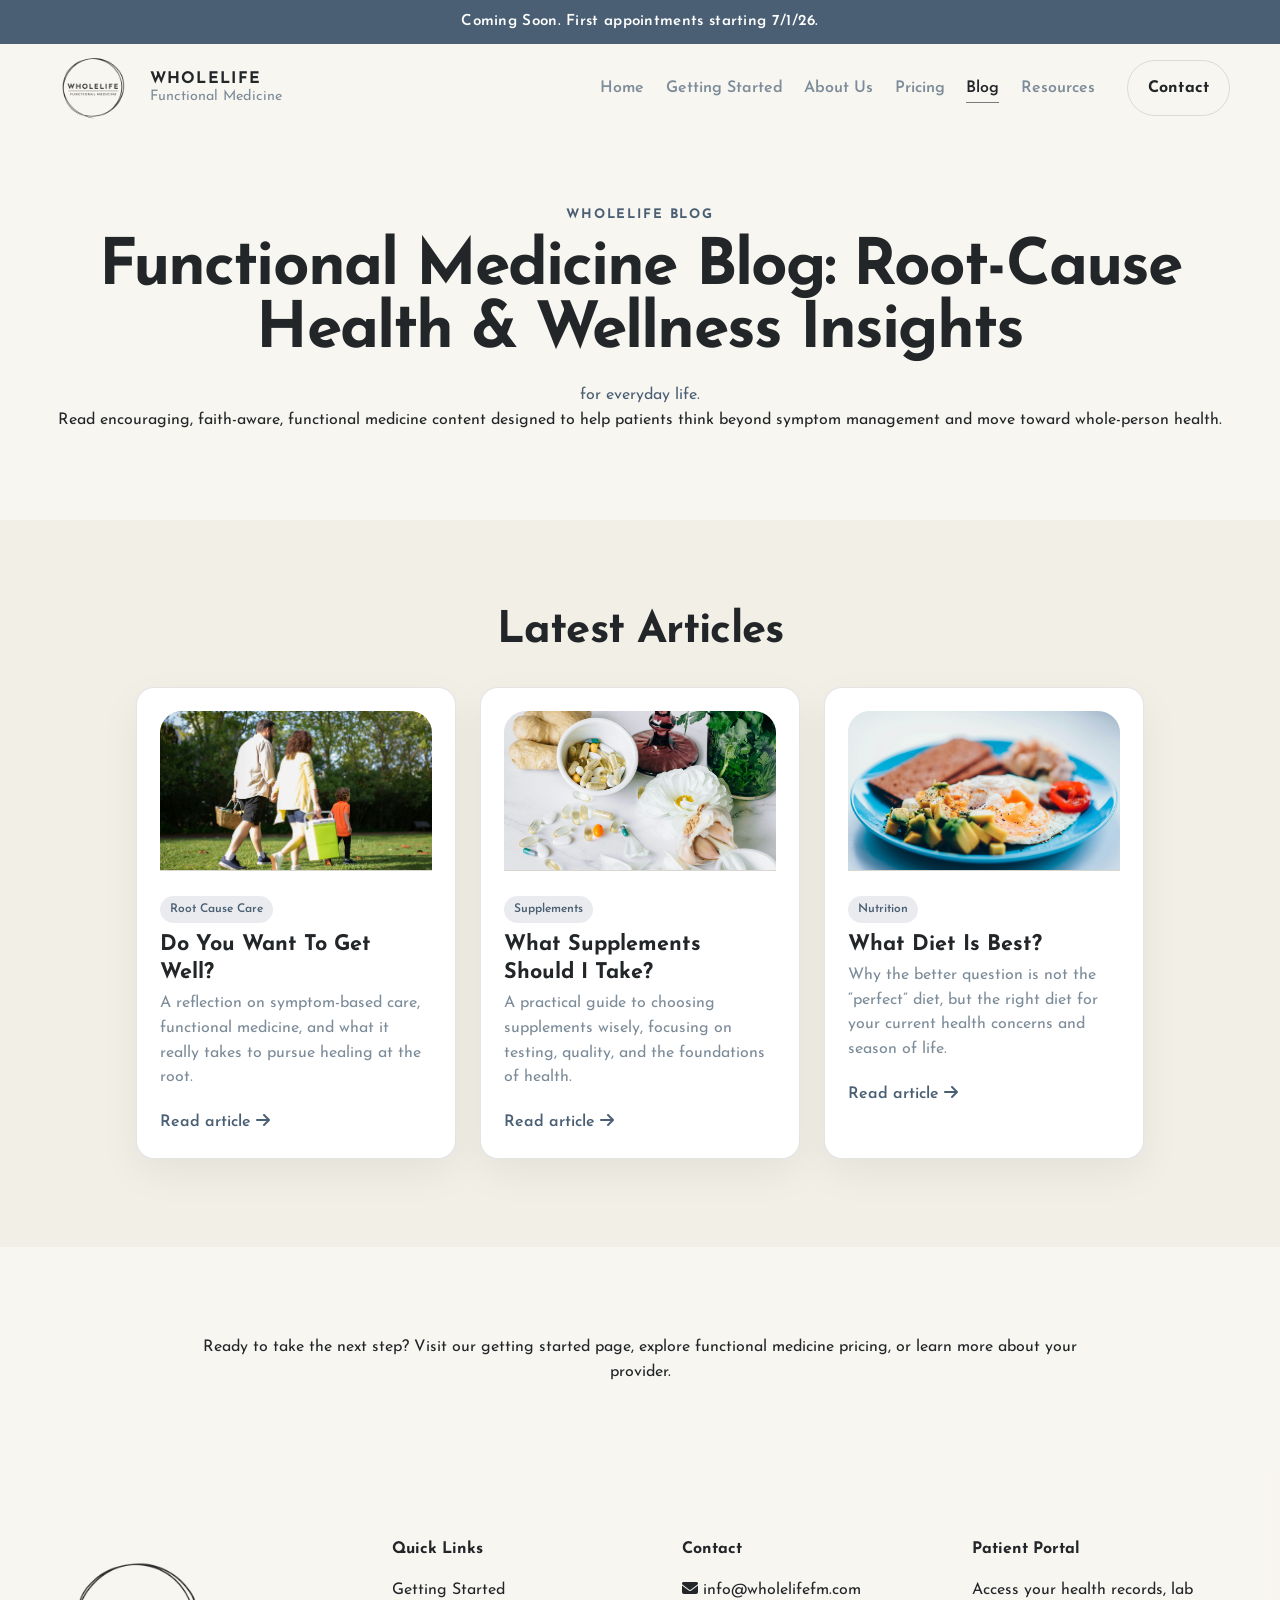
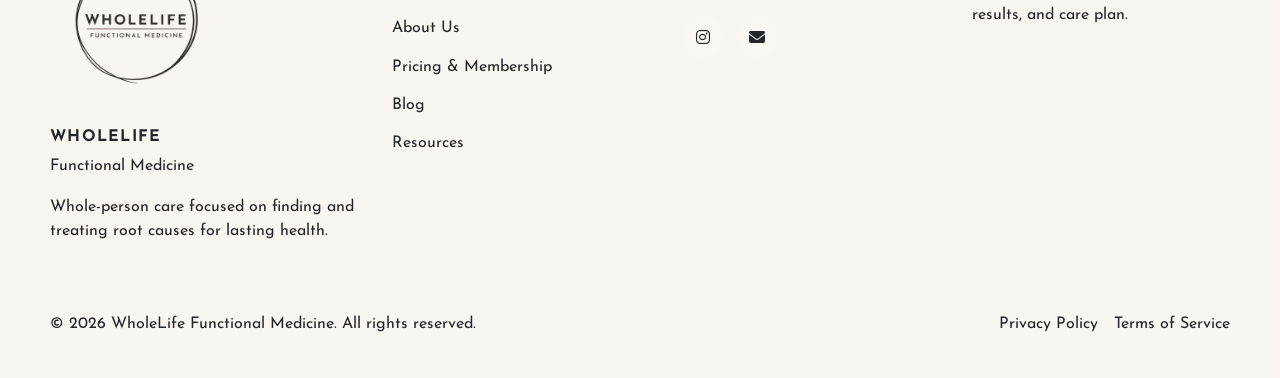
<file: blog.html>
<!doctype html>
<html lang="en">
<script type="application/ld+json">
{
  "@context": "https://schema.org",
  "@type": "Blog",
  "name": "WholeLife Functional Medicine Blog",
  "url": "https://www.wholelifefm.com/blog.html",
  "description": "Functional medicine insights on nutrition, supplements, and root-cause health.",
  "publisher": {
    "@type": "Organization",
    "name": "WholeLife Functional Medicine"
  }
}
</script>

<head>
  <meta charset="utf-8" />
  <meta name="viewport" content="width=device-width,initial-scale=1" />

  <title>Functional Medicine Blog | WholeLife Functional Medicine Ohio</title>
  <meta name="description"
    content="Read functional medicine blog articles on nutrition, supplements, gut health, hormones, and root-cause healing from WholeLife Functional Medicine in Ohio." />
  <meta name="keywords"
    content="functional medicine blog, root cause health blog, gut health articles, hormone health blog, supplements blog, functional medicine Ohio" />

  <meta name="robots" content="index, follow, max-image-preview:large" />
  <link rel="canonical" href="https://www.wholelifefm.com/blog.html" />

  <link rel="icon" type="image/png"
    href="https://www.wholelifefm.com/assets/logo-wholelife-functional-medicine-dayton-ohio.png" />

  <!-- Open Graph -->
  <meta property="og:title" content="Functional Medicine Blog | WholeLife Functional Medicine" />
  <meta property="og:description" content="Explore articles on nutrition, supplements, and root-cause health." />
  <meta property="og:url" content="https://www.wholelifefm.com/blog.html" />
  <meta property="og:image" content="https://www.wholelifefm.com/assets/functional-medicine-blog.jpg" />

  <!-- Twitter -->
  <meta name="twitter:card" content="summary_large_image" />
  <meta name="twitter:title" content="Functional Medicine Blog" />
  <meta name="twitter:description" content="Insights on root-cause health, nutrition, and wellness." />
  <meta name="twitter:image" content="https://www.wholelifefm.com/assets/functional-medicine-blog.jpg" />

  <link rel="preconnect" href="https://fonts.googleapis.com">
  <link rel="preconnect" href="https://fonts.gstatic.com" crossorigin>
  <link href="https://fonts.googleapis.com/css2?family=Josefin+Sans:wght@300;400;500;600;700&display=swap"
    rel="stylesheet">

  <link rel="stylesheet" href="css/styles.css" />
  <link rel="stylesheet" href="https://cdnjs.cloudflare.com/ajax/libs/font-awesome/6.5.2/css/all.min.css"
    referrerpolicy="no-referrer" />

<body>
<div class="site-topbar">
  <div class="container">
    <p>Coming Soon. First appointments starting 7/1/26.</p>
  </div>
</div>
  <header class="site-header reveal reveal-down" id="siteHeader">
    <div class="container header-inner">

      <a class="brand" href="index.html">
        <img src="assets/logo-wholelife-functional-medicine-dayton-ohio.png" alt="WholeLife Functional Medicine"
          class="brand-logo" />
        <span class="brand-text">
          <span class="brand-name">WHOLELIFE</span>
          <span class="brand-sub">Functional Medicine</span>
        </span>
      </a>

      <nav class="nav-desktop">
        <a class="nav-link" href="index.html">Home</a>
        <a class="nav-link" href="getting-started.html">Getting Started</a>
        <a class="nav-link" href="about.html">About Us</a>
        <a class="nav-link" href="pricing.html">Pricing</a>
        <a class="nav-link active" href="blog.html">Blog</a>
        <a class="nav-link" href="resources.html">Resources</a>
      </nav>

      <div class="header-cta">
        <button class="btn btn-outline" data-open-contact>Contact</button>
        <a class="btn btn-primary" href="https://patient-portal-link.com" target="_blank" rel="noopener">Patient
          Portal</a>
      </div>

      <button class="nav-toggle" data-nav-toggle>
        <span class="nav-toggle-bars"></span>
      </button>

    </div>
  </header>

  <main class="site-main">

    <section class="section hero">
      <div class="container narrow center reveal reveal-up">

        <p class="eyebrow">WholeLife Blog</p>

        <h1>Functional Medicine Blog: Root-Cause Health & Wellness Insights</h1>
          <span class="primary">for everyday life.</span>
        </h1>

        <p>
          Read encouraging, faith-aware, functional medicine content designed to help patients think beyond symptom
          management and move toward whole-person health.
        </p>

      </div>
    </section>

    <section class="section section-muted">
      <div class="container reveal reveal-up">
        <div class="section-head center" style="max-width: 760px; margin: 0 auto 2rem;">
          <h2>Latest Articles</h2>
        </div>

        <div class="card-grid three">

          <article class="card blog-card reveal reveal-up stagger-item">
            <a class="blog-card-link" href="blog/do-you-want-to-get-well.html"
              aria-label="Read Do You Want To Get Well?">
              <div class="blog-image">
                <img src="\assets\get-well-blog-fuctional-medicine-dayton-ohio.jpg"
                  alt="Supplements and functional medicine health support" width="600" height="400" loading="lazy" />
              </div>

              <div class="blog-body">
                <div class="blog-meta">
                  <span class="tag">Root Cause Care</span>
                </div>

                <h3>Do You Want To Get Well?</h3>

                <p class="muted">
                  A reflection on symptom-based care, functional medicine, and what it really takes to pursue healing at
                  the root.
                </p>

                <span class="readmore">Read article <i class="fa-solid fa-arrow-right"></i></span>
              </div>
            </a>
          </article>

          <article class="card blog-card reveal reveal-up stagger-item">
            <a class="blog-card-link" href="blog/what-supplements-should-i-take.html"
              aria-label="Read What Supplements Should I Take?">
              <div class="blog-image">
                <img src="\assets\supplements-blog-functionalmedicine-dayton-ohio.jpg"
                  alt="Supplements and functional medicine health support" width="600" height="400" loading="lazy" />
              </div>

              <div class="blog-body">
                <div class="blog-meta">
                  <span class="tag">Supplements</span>
                </div>

                <h3>What Supplements Should I Take?</h3>

                <p class="muted">
                  A practical guide to choosing supplements wisely, focusing on testing, quality, and the foundations of
                  health.
                </p>

                <span class="readmore">Read article <i class="fa-solid fa-arrow-right"></i></span>
              </div>
            </a>
          </article>

          <article class="card blog-card reveal reveal-up stagger-item">
            <a class="blog-card-link" href="blog/what-diet-is-best.html" aria-label="Read What Diet Is Best?">
              <div class="blog-image">
                <img src="\assets\diet-blog-functional-medicine-dayton-ohio-3.jpg"
                  alt="Best diet for functional medicine and health" width="600" height="400" loading="lazy" />
              </div>

              <div class="blog-body">
                <div class="blog-meta">
                  <span class="tag">Nutrition</span>
                </div>

                <h3>What Diet Is Best?</h3>

                <p class="muted">
                  Why the better question is not the “perfect” diet, but the right diet for your current health concerns
                  and season of life.
                </p>

                <span class="readmore">Read article <i class="fa-solid fa-arrow-right"></i></span>
              </div>
            </a>
          </article>

        </div>
      </div>
    </section>



  </main>

  <section class="section">
  <div class="container">
    <div class="seo-links">
      <p>
        Ready to take the next step? Visit our <a href="getting-started.html">getting started page</a>,
        explore <a href="pricing.html">functional medicine pricing</a>,
        or learn more <a href="about.html">about your provider</a>.
      </p>
    </div>
  </div>
</section>

  <footer class="site-footer reveal reveal-up">
    <div class="container footer-grid">
      <div class="footer-brand">
        <img src="assets/logo-wholelife-functional-medicine-dayton-ohio.png" alt="WholeLife" class="footer-logo" />
        <p class="footer-title">WHOLELIFE</p>
        <p class="footer-sub">Functional Medicine</p>
        <p class="footer-note">Whole-person care focused on finding and treating root causes for lasting health.</p>
      </div>

      <div class="footer-col">
        <h4>Quick Links</h4>
        <ul class="footer-links">
          <li><a href="getting-started.html">Getting Started</a></li>
          <li><a href="about.html">About Us</a></li>
          <li><a href="pricing.html">Pricing & Membership</a></li>
          <li><a href="blog.html">Blog</a></li>
          <li><a href="resources.html">Resources</a></li>
        </ul>
      </div>

      <div class="footer-col">
        <h4>Contact</h4>
        <ul class="footer-links">
          <li><a href="mailto:info@wholelifefm.com"><i class="fa-solid fa-envelope"></i> info@wholelifefm.com</a></li>

          <li class="social-row">
          <a href="https://www.instagram.com/wholelifeFM" aria-label="Instagram" class="social-icon"><i class="fa-brands fa-instagram"></i></a>
            <a href="mailto:info@wholelifefm.com" aria-label="Email" class="social-icon"><i
                class="fa-solid fa-envelope"></i></a>
          </li>
        </ul>
      </div>

      <div class="footer-col">
        <h4>Patient Portal</h4>
        <p class="muted">Access your health records, lab results, and care plan.</p>
        <a class="btn btn-light" href="https://patient-portal-link.com" target="_blank" rel="noopener noreferrer">Go to
          Portal</a>
      </div>
    </div>

    <div class="container footer-bottom">
      <p>© <span id="year"></span> WholeLife Functional Medicine. All rights reserved.</p>

      <script>
        document.getElementById("year").textContent = new Date().getFullYear();
      </script>
      <div class="footer-legal">
        <a href="privacy.html">Privacy Policy</a>
        <a href="terms.html">Terms of Service</a>
      </div>
    </div>
  </footer>

  <div class="modal" id="contactModal" role="dialog" aria-modal="true" aria-label="Contact form" hidden>
    <div class="modal-overlay" data-close-contact></div>
    <div class="modal-card" role="document">
      <button class="modal-close" aria-label="Close" data-close-contact>×</button>

      <div class="modal-body" id="contactFormWrap">
        <h3>Get in Touch</h3>
        <p class="muted small">
          Have a question? Fill out the form below or email us at
          <a href="mailto:info@wholelifefm.com">info@wholelifefm.com</a>.
        </p>

        <form id="contactForm" action="https://api.web3forms.com/submit" method="POST">
          <input type="hidden" name="access_key" value="2c9bc90f-520f-44e3-840c-b6f389e1564d">
          <input type="hidden" name="subject" value="New Website Contact Submission">
          <input type="hidden" name="from_name" value="Website Contact Form">
          <input type="checkbox" name="botcheck" class="hidden" style="display: none;">

          <div class="field">
            <label for="contactName">Full Name <span>*</span></label>
            <input id="contactName" name="name" type="text" required maxlength="100" />
            <p class="field-error" data-error-for="name"></p>
          </div>

          <div class="field">
            <label for="contactEmail">Email <span>*</span></label>
            <input id="contactEmail" name="email" type="email" required maxlength="255" />
            <p class="field-error" data-error-for="email"></p>
          </div>

          <div class="field">
            <label for="contactPhone">Phone <span class="muted small">(optional)</span></label>
            <input id="contactPhone" name="phone" type="tel" maxlength="20" />
          </div>

          <div class="field">
            <label for="contactService">Service Interested In <span>*</span></label>
            <select id="contactService" name="service" required>
              <option value="">Select a service...</option>
              <option value="New Patient Inquiry">New Patient Inquiry</option>
              <option value="Membership Questions">Membership Questions</option>
              <option value="Lab Testing">Lab Testing</option>
              <option value="Gut Health">Gut Health</option>
              <option value="Hormone Health">Hormone Health</option>
              <option value="Weight & Metabolic Health">Weight & Metabolic Health</option>
              <option value="Other">Other</option>
            </select>
            <p class="field-error" data-error-for="service"></p>
          </div>

          <div class="field">
            <label for="contactMessage">Message <span>*</span></label>
            <textarea id="contactMessage" name="message" rows="4" required maxlength="1000"></textarea>
            <p class="field-error" data-error-for="message"></p>
          </div>

          <div class="h-captcha" data-captcha="true"></div>
          <script src="https://web3forms.com/client/script.js" async defer></script>

          <input type="hidden" name="redirect" value="https://www.wholelifefm.com/thank-you.html">

          <button class="btn btn-primary btn-block" type="submit">
            <i class="fa-solid fa-paper-plane"></i> Send Message
          </button>
        </form>
      </div>

      <div class="modal-body" id="contactSuccess" hidden>
        <div class="success">
          <div class="success-badge">✓</div>
          <h3>Message Sent!</h3>
          <p class="muted">Thank you for reaching out. We'll get back to you within 24–48 hours.</p>
          <button class="btn btn-primary" data-close-contact>Close</button>
        </div>
      </div>
    </div>
  </div>

  <script src="js/main.js" defer></script>
</body>

</html>
</file>
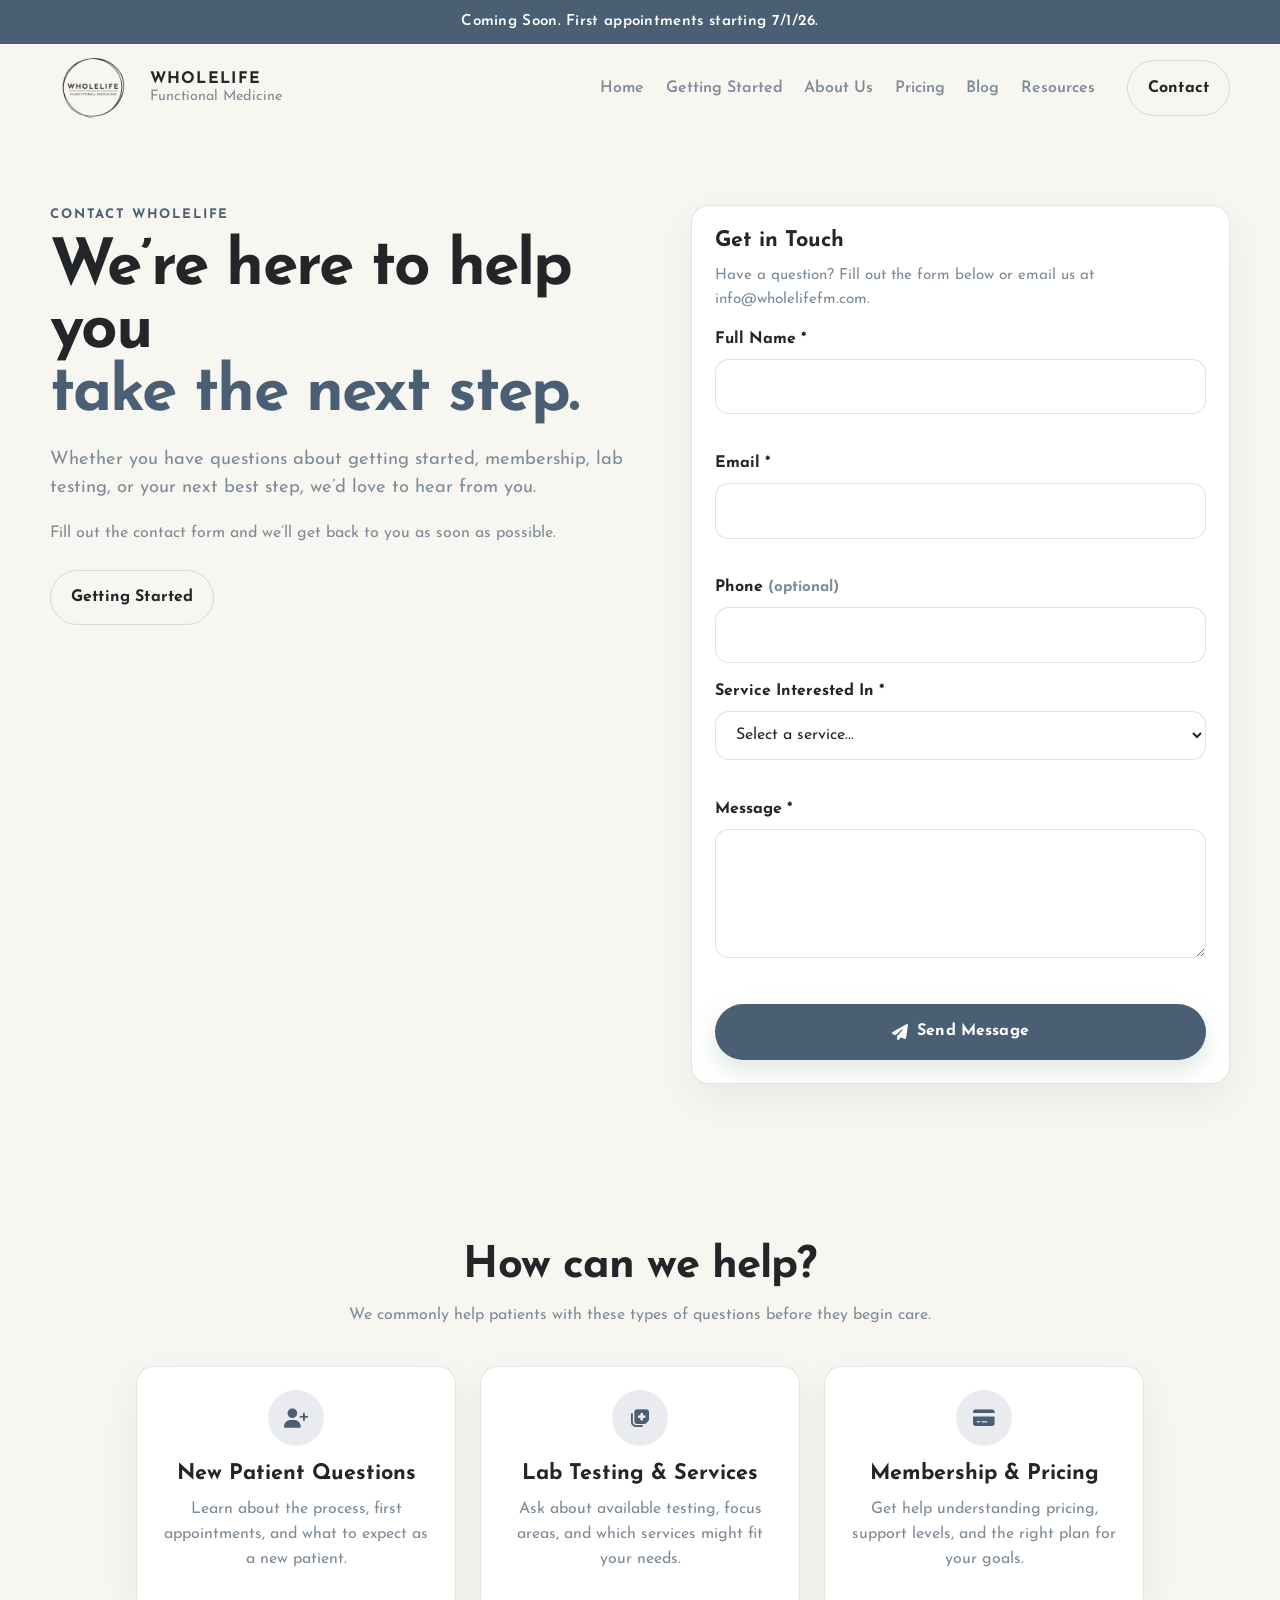
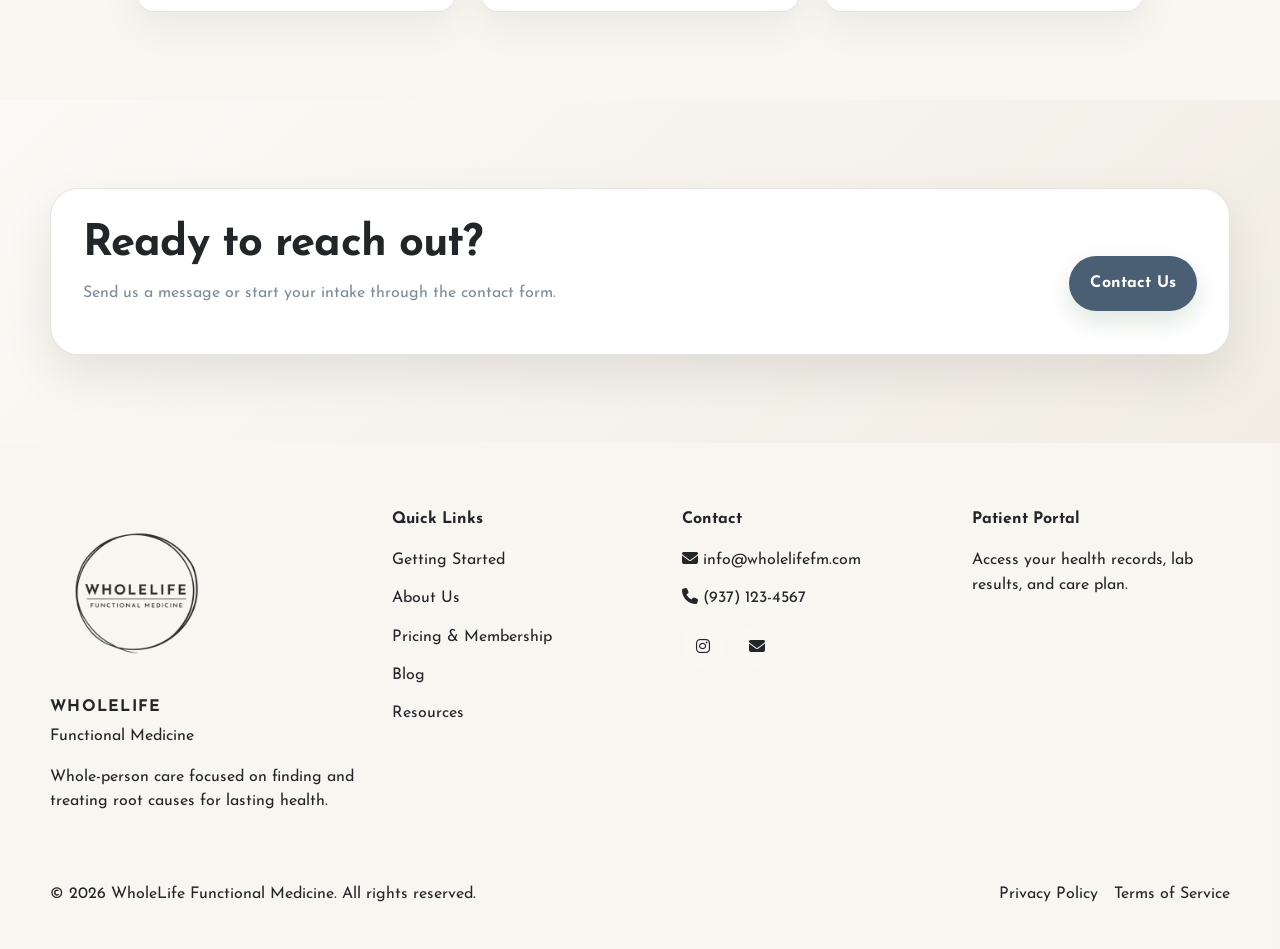
<file: contact.html>
<!doctype html>
<html lang="en">
<head>
  <meta charset="utf-8" />
  <meta name="viewport" content="width=device-width,initial-scale=1" />
  <title>Contact | WholeLife Functional Medicine</title>
  <meta name="description" content="Get in touch with WholeLife Functional Medicine for questions about care, membership, lab testing, or getting started." />
  <link rel="preconnect" href="https://fonts.googleapis.com">
  <link rel="preconnect" href="https://fonts.gstatic.com" crossorigin>
  <link href="https://fonts.googleapis.com/css2?family=Josefin+Sans:wght@300;400;500;600;700&display=swap" rel="stylesheet">
  <link rel="icon" type="image/png" href="assets/logo-wholelife-functional-medicine-dayton-ohio.png">
  <link rel="stylesheet" href="css/styles.css" />
  <link
    rel="stylesheet"
    href="https://cdnjs.cloudflare.com/ajax/libs/font-awesome/6.5.2/css/all.min.css"
    referrerpolicy="no-referrer"
  />
</head>
<body>
<div class="site-topbar">
  <div class="container">
    <p>Coming Soon. First appointments starting 7/1/26.</p>
  </div>
</div>
<header class="site-header reveal reveal-down" id="siteHeader">
  <div class="container header-inner">
    <a class="brand" href="index.html">
      <img src="assets/logo-wholelife-functional-medicine-dayton-ohio.png" alt="WholeLife Functional Medicine" class="brand-logo" />
      <span class="brand-text">
        <span class="brand-name">WHOLELIFE</span>
        <span class="brand-sub">Functional Medicine</span>
      </span>
    </a>

    <nav class="nav-desktop" aria-label="Main navigation">
      <a class="nav-link" href="index.html">Home</a>
      <a class="nav-link" href="getting-started.html">Getting Started</a>
      <a class="nav-link" href="about.html">About Us</a>
      <a class="nav-link" href="pricing.html">Pricing</a>
      <a class="nav-link" href="blog.html">Blog</a>
      <a class="nav-link" href="resources.html">Resources</a>
    </nav>

    <div class="header-cta">
      <a class="btn btn-outline" href="#contact-form-section">Contact</a>
      <a class="btn btn-primary" href="https://patient-portal-link.com" target="_blank" rel="noopener noreferrer">Patient Portal</a>
    </div>

    <button class="nav-toggle" aria-label="Toggle menu" aria-expanded="false" aria-controls="mobileNav" data-nav-toggle>
      <span class="nav-toggle-bars"></span>
    </button>
  </div>

  <div class="nav-mobile" id="mobileNav" hidden>
    <div class="container nav-mobile-inner" aria-label="Mobile navigation">
      <a class="nav-mobile-link" href="index.html">Home</a>
      <a class="nav-mobile-link" href="getting-started.html">Getting Started</a>
      <a class="nav-mobile-link" href="about.html">About Us</a>
      <a class="nav-mobile-link" href="pricing.html">Pricing</a>
      <a class="nav-mobile-link" href="blog.html">Blog</a>
      <a class="nav-mobile-link" href="resources.html">Resources</a>
      <div class="nav-mobile-cta">
        <a class="btn btn-outline" href="#contact-form-section">Contact</a>
        <a class="btn btn-primary" href="https://patient-portal-link.com" target="_blank" rel="noopener noreferrer">Patient Portal</a>
      </div>
    </div>
  </div>
</header>

<main class="site-main">

  <!-- CONTACT FORM FIRST -->
  <section class="section hero" id="contact-form-section">
    <div class="container grid-2" style="align-items: start;">
      <div class="hero-copy reveal reveal-left">
        <p class="eyebrow">Contact WholeLife</p>
        <h1>We’re here to help you<br><span class="primary">take the next step.</span></h1>
        <p class="lead">Whether you have questions about getting started, membership, lab testing, or your next best step, we’d love to hear from you.</p>
        <p class="muted">Fill out the contact form and we’ll get back to you as soon as possible.</p>

        <div class="btn-row">
          <a class="btn btn-outline" href="getting-started.html">Getting Started</a>
        </div>
      </div>

      <div class="reveal reveal-right">
        <div class="card">
          <h3 style="margin-top: 0;">Get in Touch</h3>
          <p class="muted small">
            Have a question? Fill out the form below or email us at
            <a href="mailto:info@wholelifefm.com">info@wholelifefm.com</a>.
          </p>

          <form id="contactForm" action="https://api.web3forms.com/submit" method="POST">
            <input type="hidden" name="access_key" value="2c9bc90f-520f-44e3-840c-b6f389e1564d">
            <input type="hidden" name="subject" value="New Website Contact Submission">
            <input type="hidden" name="from_name" value="Website Contact Form">
            <input type="checkbox" name="botcheck" class="hidden" style="display: none;">

            <div class="field">
              <label for="contactName">Full Name <span>*</span></label>
              <input id="contactName" name="name" type="text" required maxlength="100" />
              <p class="field-error" data-error-for="name"></p>
            </div>

            <div class="field">
              <label for="contactEmail">Email <span>*</span></label>
              <input id="contactEmail" name="email" type="email" required maxlength="255" />
              <p class="field-error" data-error-for="email"></p>
            </div>

            <div class="field">
              <label for="contactPhone">Phone <span class="muted small">(optional)</span></label>
              <input id="contactPhone" name="phone" type="tel" maxlength="20" />
            </div>

            <div class="field">
              <label for="contactService">Service Interested In <span>*</span></label>
              <select id="contactService" name="service" required>
                <option value="">Select a service...</option>
                <option value="New Patient Inquiry">New Patient Inquiry</option>
                <option value="Membership Questions">Membership Questions</option>
                <option value="Lab Testing">Lab Testing</option>
                <option value="Gut Health">Gut Health</option>
                <option value="Hormone Health">Hormone Health</option>
                <option value="Weight & Metabolic Health">Weight & Metabolic Health</option>
                <option value="Other">Other</option>
              </select>
              <p class="field-error" data-error-for="service"></p>
            </div>

            <div class="field">
              <label for="contactMessage">Message <span>*</span></label>
              <textarea id="contactMessage" name="message" rows="4" required maxlength="1000"></textarea>
              <p class="field-error" data-error-for="message"></p>
            </div>

            <div class="h-captcha" data-captcha="true"></div>
            <script src="https://web3forms.com/client/script.js" async defer></script>

            <input type="hidden" name="redirect" value="https://www.wholelifefm.com/thank-you.html">

            <button class="btn btn-primary btn-block" type="submit">
              <i class="fa-solid fa-paper-plane"></i> Send Message
            </button>
          </form>
        </div>
      </div>
    </div>
  </section>


  <section class="section">
    <div class="container">
      <div class="section-head center reveal reveal-up">
        <h2>How can we help?</h2>
        <p class="muted">We commonly help patients with these types of questions before they begin care.</p>
      </div>

      <div class="card-grid three">
        <div class="card center reveal reveal-up stagger-item">
          <div class="card-icon"><i class="fa-solid fa-user-plus"></i></div>
          <h3>New Patient Questions</h3>
          <p class="muted">Learn about the process, first appointments, and what to expect as a new patient.</p>
        </div>

        <div class="card center reveal reveal-up stagger-item">
          <div class="card-icon"><i class="fa-solid fa-notes-medical"></i></div>
          <h3>Lab Testing & Services</h3>
          <p class="muted">Ask about available testing, focus areas, and which services might fit your needs.</p>
        </div>

        <div class="card center reveal reveal-up stagger-item">
          <div class="card-icon"><i class="fa-solid fa-credit-card"></i></div>
          <h3>Membership & Pricing</h3>
          <p class="muted">Get help understanding pricing, support levels, and the right plan for your goals.</p>
        </div>
      </div>
    </div>
  </section>

  <section class="section cta-banner reveal reveal-up">
    <div class="container cta-inner">
      <div>
        <h2>Ready to reach out?</h2>
        <p class="muted">Send us a message or start your intake through the contact form.</p>
      </div>
      <div class="btn-row">
        <a class="btn btn-primary" href="#contact-form-section">Contact Us</a>
        
      </div>
    </div>
  </section>

</main>

<footer class="site-footer reveal reveal-up">
  <div class="container footer-grid">
    <div class="footer-brand">
      <img src="assets/logo-wholelife-functional-medicine-dayton-ohio.png" alt="WholeLife" class="footer-logo" />
      <p class="footer-title">WHOLELIFE</p>
      <p class="footer-sub">Functional Medicine</p>
      <p class="footer-note">Whole-person care focused on finding and treating root causes for lasting health.</p>
    </div>

    <div class="footer-col">
      <h4>Quick Links</h4>
      <ul class="footer-links">
        <li><a href="getting-started.html">Getting Started</a></li>
        <li><a href="about.html">About Us</a></li>
        <li><a href="pricing.html">Pricing & Membership</a></li>
        <li><a href="blog.html">Blog</a></li>
        <li><a href="resources.html">Resources</a></li>
      </ul>
    </div>

    <div class="footer-col">
      <h4>Contact</h4>
      <ul class="footer-links">
        <li><a href="mailto:info@wholelifefm.com"><i class="fa-solid fa-envelope"></i> info@wholelifefm.com</a></li>
        <li><a href="tel:+19371234567"><i class="fa-solid fa-phone"></i> (937) 123-4567</a></li>
        <li class="social-row">
          <a href="https://www.instagram.com/wholelifeFM" aria-label="Instagram" class="social-icon"><i class="fa-brands fa-instagram"></i></a>
          <a href="mailto:info@wholelifefm.com" aria-label="Email" class="social-icon"><i class="fa-solid fa-envelope"></i></a>
        </li>
      </ul>
    </div>

    <div class="footer-col">
      <h4>Patient Portal</h4>
      <p class="muted">Access your health records, lab results, and care plan.</p>
      <a class="btn btn-light" href="https://patient-portal-link.com" target="_blank" rel="noopener noreferrer">Go to Portal</a>
    </div>
  </div>

  <div class="container footer-bottom">
    <p>© <span id="year"></span> WholeLife Functional Medicine. All rights reserved.</p>

    <script>
      document.getElementById("year").textContent = new Date().getFullYear();
    </script>

    <div class="footer-legal">
      <a href="privacy.html">Privacy Policy</a>
      <a href="terms.html">Terms of Service</a>
    </div>
  </div>
</footer>

<script src="js/main.js" defer></script>
</body>
</html>
</file>
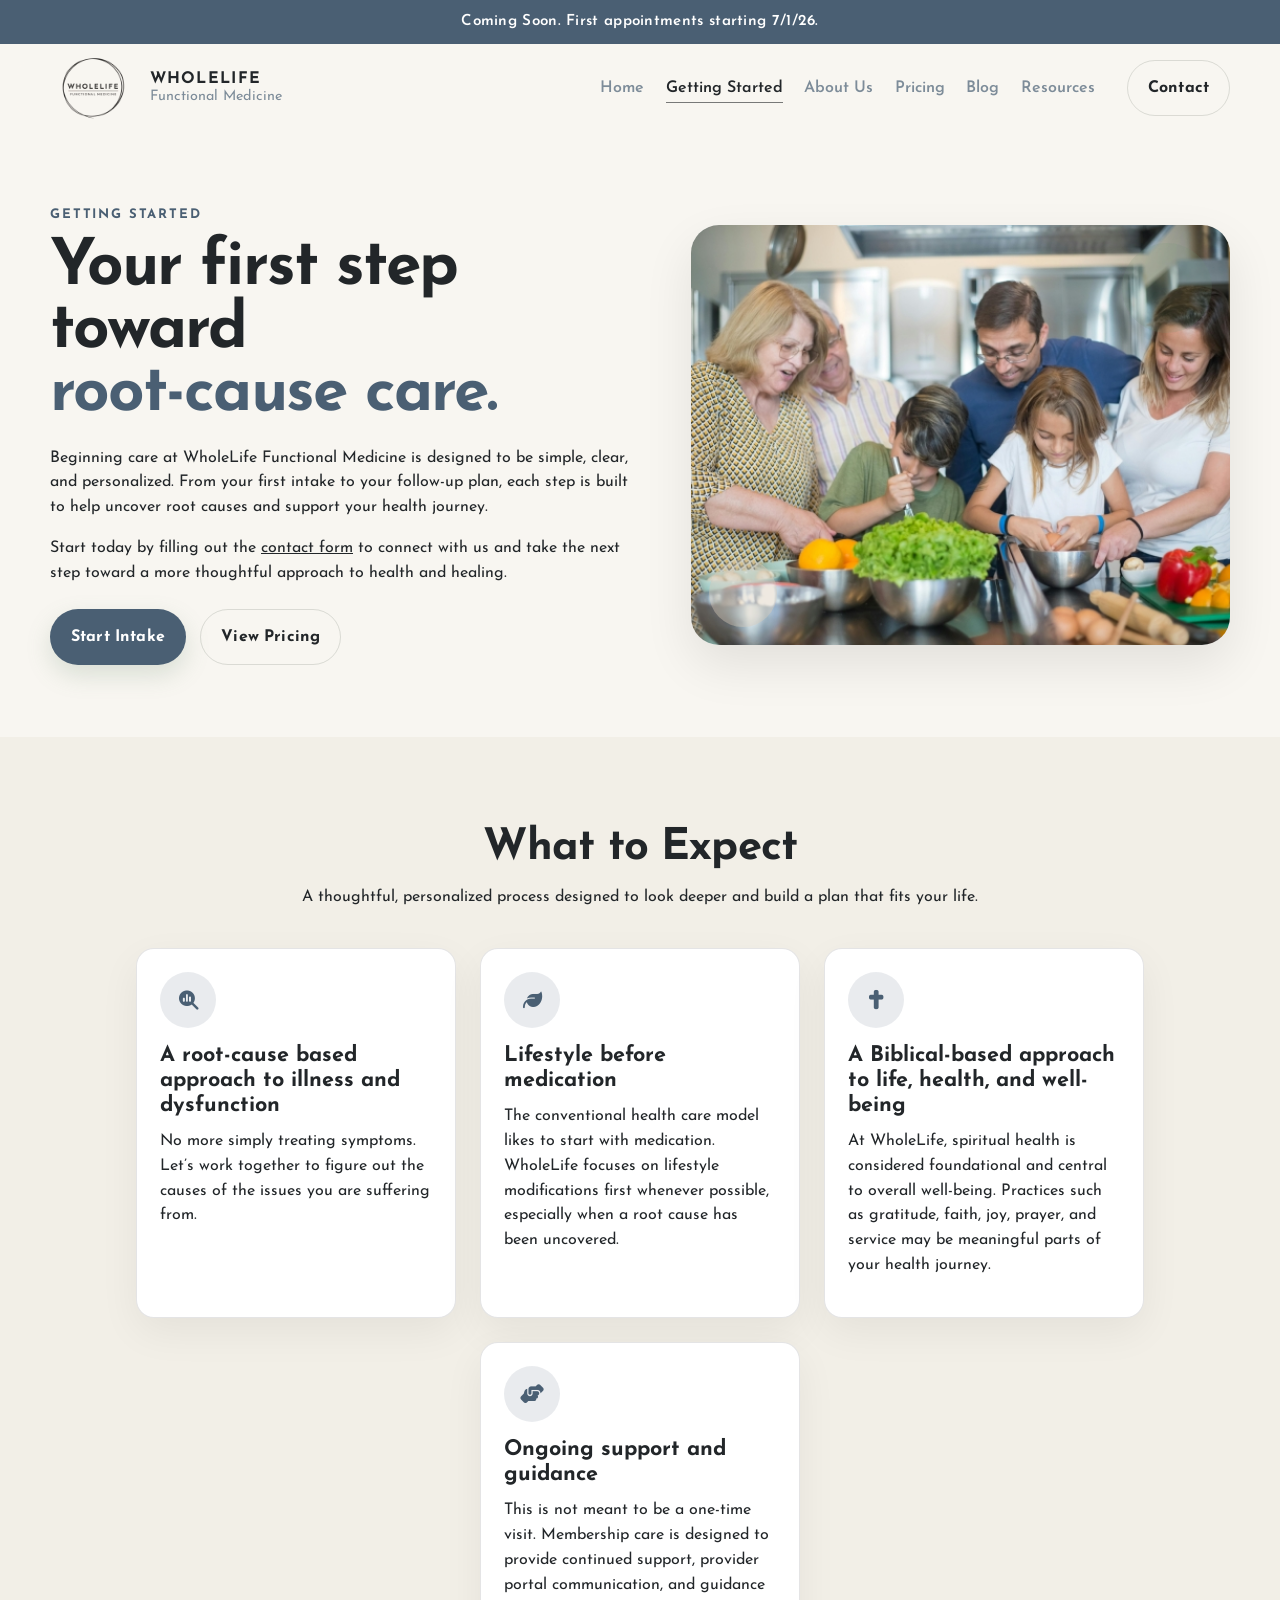
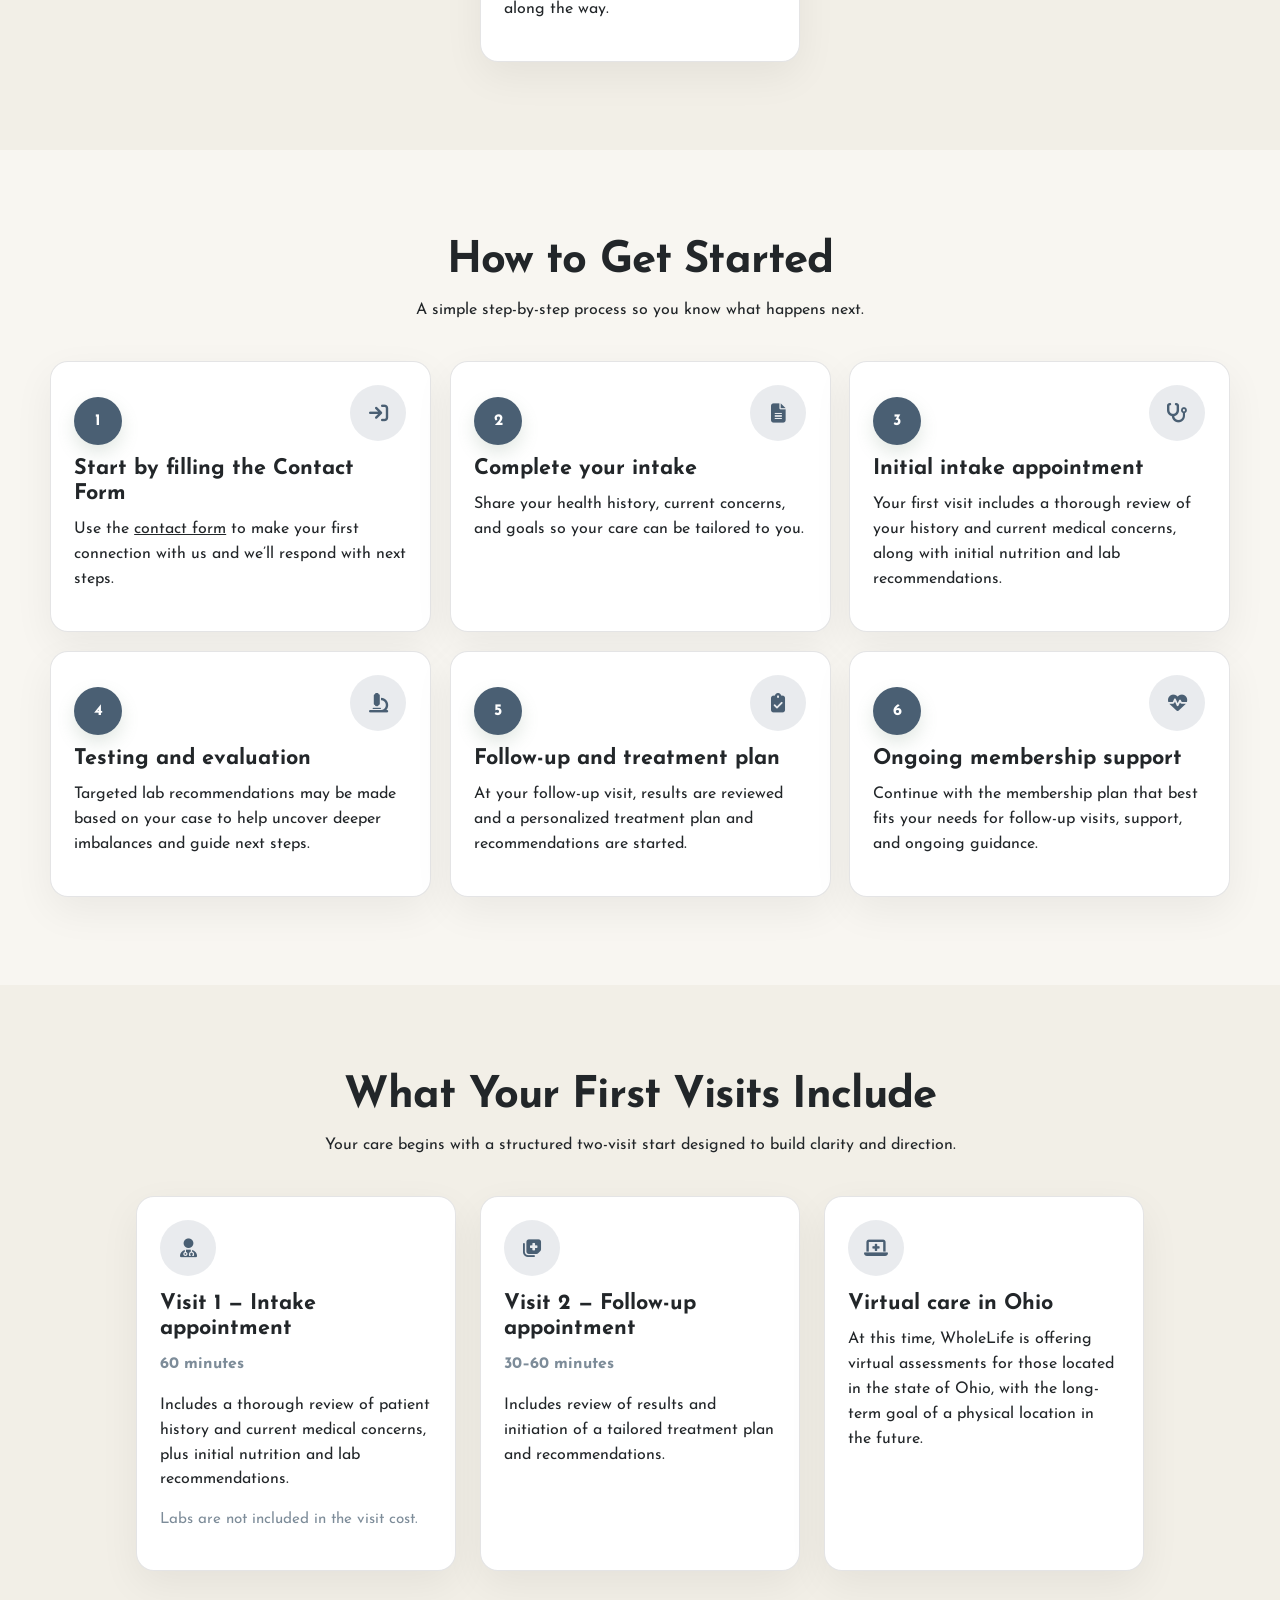
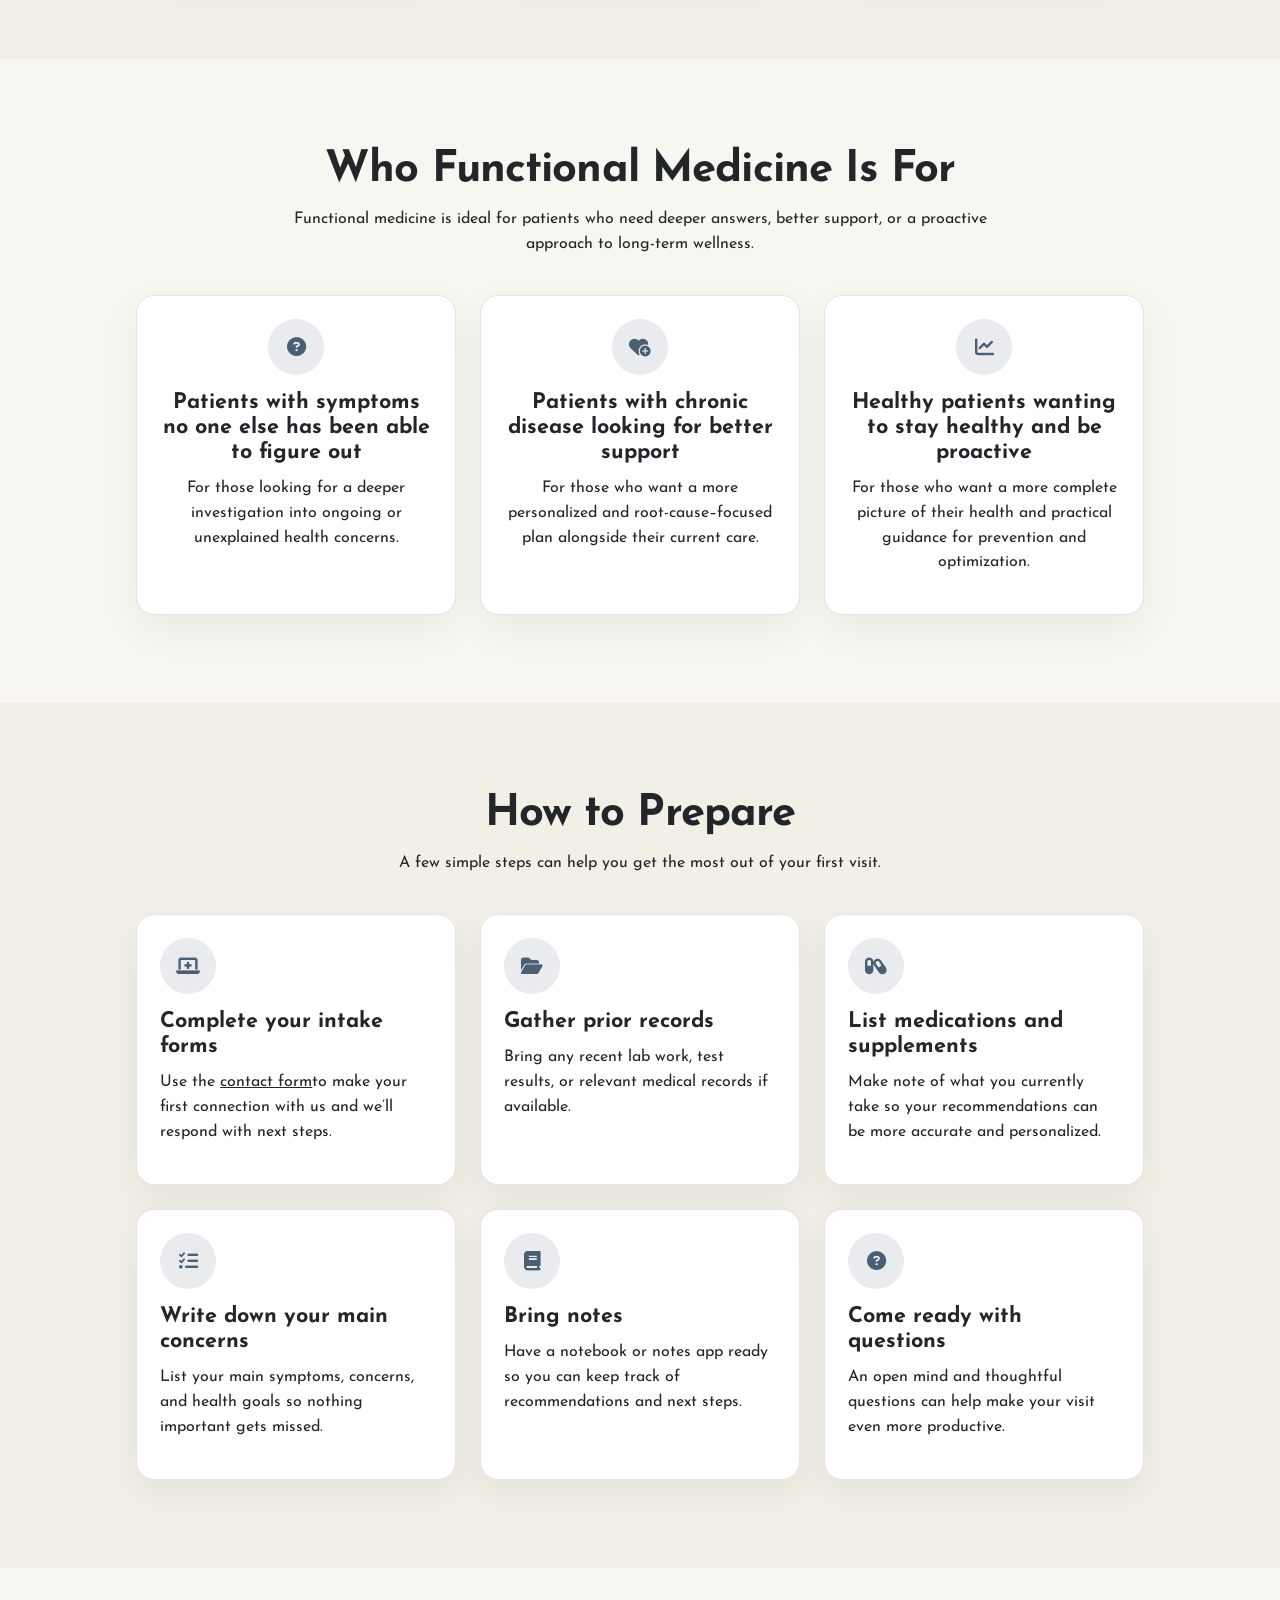
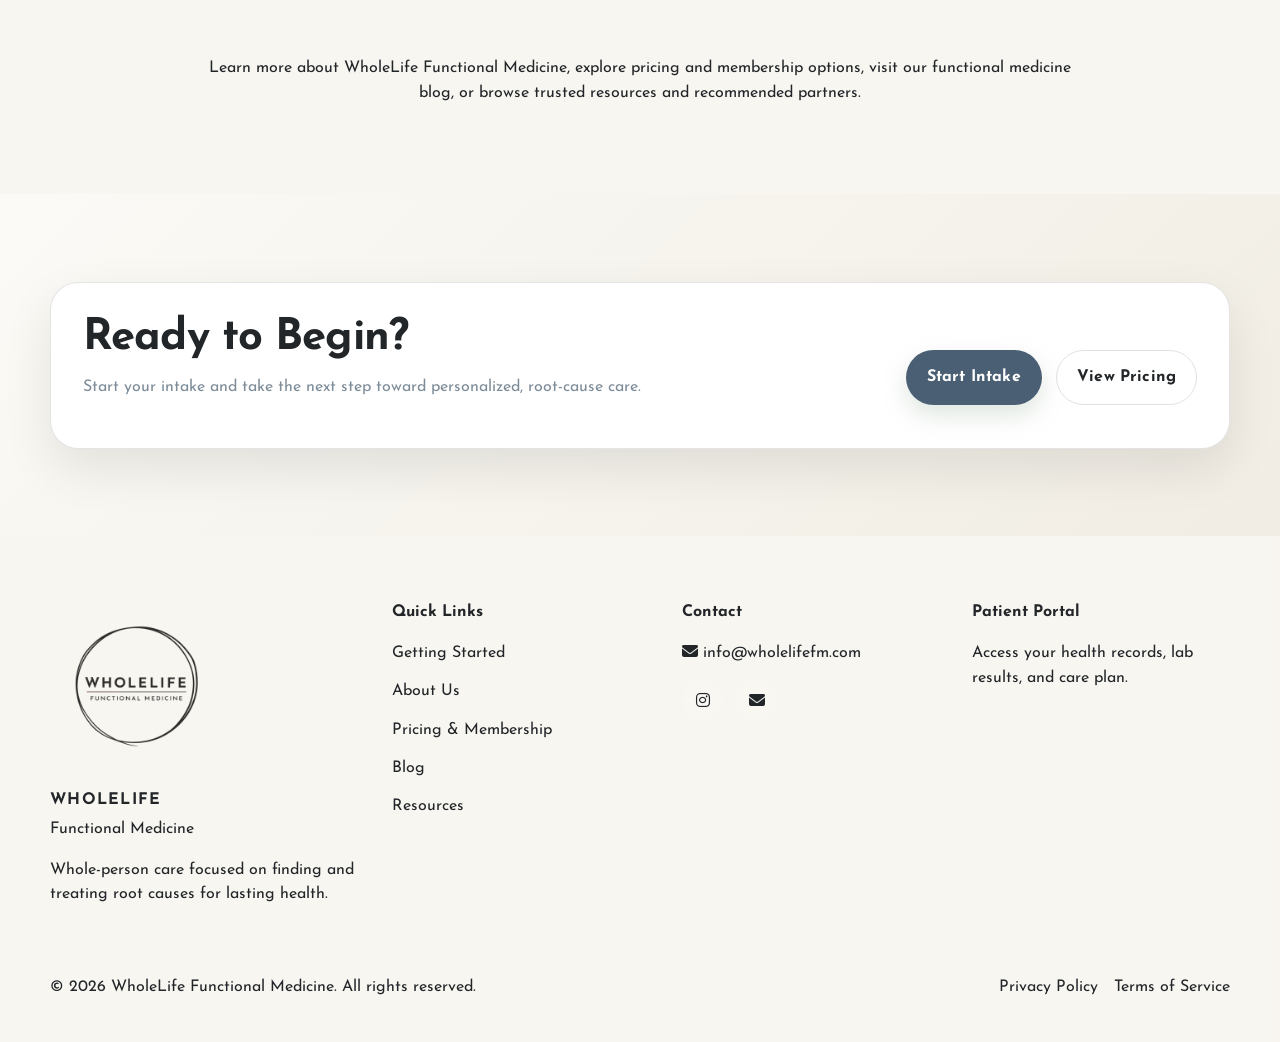
<file: getting-started.html>
<!doctype html>
<html lang="en">

<head>
  <meta charset="utf-8" />
  <meta name="viewport" content="width=device-width, initial-scale=1" />

  <title>How to Get Started with Functional Medicine in Ohio | WholeLife Functional Medicine</title>
  <meta name="description"
    content="Learn how to get started with WholeLife Functional Medicine in Dayton, Ohio. See what to expect, how intake works, first visit details, follow-up care, and virtual functional medicine support across Ohio." />
  <meta name="keywords"
    content="getting started functional medicine, functional medicine intake Ohio, Dayton functional medicine first visit, virtual functional medicine Ohio, root cause care Ohio, WholeLife Functional Medicine" />
  <meta name="author" content="WholeLife Functional Medicine" />
  <meta name="robots" content="index, follow, max-image-preview:large, max-snippet:-1, max-video-preview:-1" />
  <meta name="googlebot" content="index, follow, max-image-preview:large, max-snippet:-1, max-video-preview:-1" />

  <link rel="canonical" href="https://www.wholelifefm.com/getting-started.html" />

  <link rel="icon" type="image/png"
    href="https://www.wholelifefm.com/assets/logo-wholelife-functional-medicine-dayton-ohio.png" />
  <link rel="apple-touch-icon"
    href="https://www.wholelifefm.com/assets/logo-wholelife-functional-medicine-dayton-ohio.png" />

  <meta property="og:type" content="website" />
  <meta property="og:site_name" content="WholeLife Functional Medicine" />
  <meta property="og:title"
    content="How to Get Started with Functional Medicine in Ohio | WholeLife Functional Medicine" />
  <meta property="og:description"
    content="See what to expect, how intake works, first visit details, follow-up care, and virtual functional medicine support across Ohio." />
  <meta property="og:url" content="https://www.wholelifefm.com/getting-started.html" />
  <meta property="og:image" content="https://www.wholelifefm.com/assets/getting-started-functional-medicine-ohio.jpg" />
  <meta property="og:image:alt" content="Getting started with functional medicine care in Ohio" />
  <meta property="og:locale" content="en_US" />

  <meta name="twitter:card" content="summary_large_image" />
  <meta name="twitter:title"
    content="How to Get Started with Functional Medicine in Ohio | WholeLife Functional Medicine" />
  <meta name="twitter:description"
    content="Learn what to expect from intake, first visits, follow-up care, and virtual functional medicine support across Ohio." />
  <meta name="twitter:image"
    content="https://www.wholelifefm.com/assets/getting-started-functional-medicine-ohio.jpg" />

  <link rel="preconnect" href="https://fonts.googleapis.com">
  <link rel="preconnect" href="https://fonts.gstatic.com" crossorigin>
  <link href="https://fonts.googleapis.com/css2?family=Josefin+Sans:wght@300;400;500;600;700&display=swap"
    rel="stylesheet">

  <link rel="stylesheet" href="css/styles.css" />
  <link rel="stylesheet" href="https://cdnjs.cloudflare.com/ajax/libs/font-awesome/6.5.2/css/all.min.css"
    referrerpolicy="no-referrer" />

  <script type="application/ld+json">
  {
    "@context": "https://schema.org",
    "@graph": [
      {
        "@type": "MedicalBusiness",
        "@id": "https://www.wholelifefm.com/#medicalbusiness",
        "name": "WholeLife Functional Medicine",
        "url": "https://www.wholelifefm.com/",
        "image": "https://www.wholelifefm.com/assets/getting-started-functional-medicine-ohio.jpg",
        "logo": "https://www.wholelifefm.com/assets/logo-wholelife-functional-medicine-dayton-ohio.png",
        "description": "WholeLife Functional Medicine provides root-cause, whole-person care with personalized plans, advanced testing, lifestyle support, and virtual assessments in Ohio.",
        "email": "info@wholelifefm.com",
        "areaServed": [
          {
            "@type": "State",
            "name": "Ohio"
          },
          {
            "@type": "City",
            "name": "Dayton"
          }
        ],
        "address": {
          "@type": "PostalAddress",
          "addressLocality": "Dayton",
          "addressRegion": "OH",
          "addressCountry": "US"
        },
        "sameAs": [
          "https://www.instagram.com/REPLACE-WITH-REAL-HANDLE"
        ]
      },
      {
        "@type": "WebPage",
        "@id": "https://www.wholelifefm.com/getting-started.html#webpage",
        "url": "https://www.wholelifefm.com/getting-started.html",
        "name": "How to Get Started with Functional Medicine in Ohio | WholeLife Functional Medicine",
        "description": "Learn how to get started with WholeLife Functional Medicine in Dayton, Ohio. See what to expect, how intake works, first visit details, follow-up care, and virtual functional medicine support across Ohio.",
        "isPartOf": {
          "@id": "https://www.wholelifefm.com/#website"
        },
        "about": {
          "@id": "https://www.wholelifefm.com/#medicalbusiness"
        }
      },
      {
        "@type": "HowTo",
        "@id": "https://www.wholelifefm.com/getting-started.html#howto",
        "name": "How to get started with WholeLife Functional Medicine",
        "description": "Step-by-step process for beginning care with WholeLife Functional Medicine.",
        "step": [
          {
            "@type": "HowToStep",
            "name": "Begin through the portal",
            "text": "Use the patient portal to start the intake process and submit your information."
          },
          {
            "@type": "HowToStep",
            "name": "Complete your intake",
            "text": "Share your health history, current concerns, and goals so your care can be tailored to you."
          },
          {
            "@type": "HowToStep",
            "name": "Attend your initial intake appointment",
            "text": "Your first visit includes a thorough review of your history and current medical concerns, along with initial nutrition and lab recommendations."
          },
          {
            "@type": "HowToStep",
            "name": "Complete testing and evaluation",
            "text": "Targeted lab recommendations may be made based on your case to help uncover deeper imbalances and guide next steps."
          },
          {
            "@type": "HowToStep",
            "name": "Review your follow-up and treatment plan",
            "text": "At your follow-up visit, results are reviewed and a personalized treatment plan and recommendations are started."
          },
          {
            "@type": "HowToStep",
            "name": "Continue with membership support",
            "text": "Continue with the membership plan that best fits your needs for follow-up visits, support, and ongoing guidance."
          }
        ]
      },
      {
        "@type": "WebSite",
        "@id": "https://www.wholelifefm.com/#website",
        "url": "https://www.wholelifefm.com/",
        "name": "WholeLife Functional Medicine",
        "publisher": {
          "@id": "https://www.wholelifefm.com/#medicalbusiness"
        }
      }
    ]
  }
  </script>
</head>

<body>
<div class="site-topbar">
  <div class="container">
    <p>Coming Soon. First appointments starting 7/1/26.</p>
  </div>
</div>
  <header class="site-header reveal reveal-down" id="siteHeader">
    <div class="container header-inner">
      <a class="brand" href="index.html">
        <img src="assets/logo-wholelife-functional-medicine-dayton-ohio.png" alt="WholeLife Functional Medicine"
          class="brand-logo" /> <span class="brand-text">
          <span class="brand-name">WHOLELIFE</span>
          <span class="brand-sub">Functional Medicine</span>
        </span>
      </a>

      <nav class="nav-desktop" aria-label="Main navigation">
        <a class="nav-link" href="index.html">Home</a>
        <a class="nav-link active" href="getting-started.html">Getting Started</a>
        <a class="nav-link" href="about.html">About Us</a>
        <a class="nav-link" href="pricing.html">Pricing</a>
        <a class="nav-link" href="blog.html">Blog</a>
        <a class="nav-link" href="resources.html">Resources</a>
      </nav>

      <div class="header-cta">
        <button class="btn btn-outline" data-open-contact>Contact</button>
        <a class="btn btn-primary" href="https://patient-portal-link.com" target="_blank"
          rel="noopener noreferrer">Patient Portal</a>
      </div>

      <button class="nav-toggle" aria-label="Toggle menu" aria-expanded="false" aria-controls="mobileNav"
        data-nav-toggle>
        <span class="nav-toggle-bars"></span>
      </button>
    </div>

    <div class="nav-mobile" id="mobileNav" hidden>
      <div class="container nav-mobile-inner" aria-label="Mobile navigation">
        <a class="nav-mobile-link" href="index.html">Home</a>
        <a class="nav-mobile-link active" href="getting-started.html">Getting Started</a>
        <a class="nav-mobile-link" href="about.html">About Us</a>
        <a class="nav-mobile-link" href="pricing.html">Pricing</a>
        <a class="nav-mobile-link" href="blog.html">Blog</a>
        <a class="nav-mobile-link" href="resources.html">Resources</a>
        <div class="nav-mobile-cta">
          <button class="btn btn-outline" data-open-contact>Contact</button>
          <a class="btn btn-primary" href="https://patient-portal-link.com" target="_blank"
            rel="noopener noreferrer">Patient Portal</a>
        </div>
      </div>
    </div>
  </header>

  <main class="site-main">

    <section class="section hero">
      <div class="container grid-2">
        <div class="hero-copy reveal reveal-left">
          <p class="eyebrow">Getting Started</p>
          <h1>Your first step toward<br><span class="primary">root-cause care.</span></h1>
          <p>
            Beginning care at WholeLife Functional Medicine is designed to be simple, clear, and personalized. From your
            first intake to your follow-up plan, each step is built to help uncover root causes and support your health
            journey.
          </p>
          <p>
            Start today by filling out the <a href="/contact.html"><span style="text-decoration: underline;">contact form</span></a> to connect with us and take the next step toward a more
            thoughtful approach to health and healing.
          </p>
          <div class="btn-row">
            <a class="btn btn-primary" href="/contact.html" 
              rel="noopener noreferrer">Start Intake</a>
            <a class="btn btn-outline" href="pricing.html">View Pricing</a>
          </div>
        </div>

        <div class="hero-media reveal reveal-right">
          <div class="media-frame floating-frame">
            <img src="assets/get-well-blog-fuctional-medicine-dayton-ohio-2.jpg"
              alt="Woman practicing yoga as part of a wellness-focused functional medicine lifestyle" width="1200"
              height="900" fetchpriority="high" />
            <div class="frame-accent frame-accent-1"></div>
            <div class="frame-accent frame-accent-2"></div>
          </div>
        </div>
      </div>
    </section>

    <section class="section section-muted">
      <div class="container">
        <div class="section-head center reveal reveal-up">
          <h2>What to Expect</h2>
          <p>A thoughtful, personalized process designed to look deeper and build a plan that fits your life.</p>
        </div>

        <div class="card-grid">
          <div class="card reveal reveal-up stagger-item">
            <div class="card-icon"><i class="fa-solid fa-magnifying-glass-chart"></i></div>
            <h3>A root-cause based approach to illness and dysfunction</h3>
            <p>No more simply treating symptoms. Let’s work together to figure out the causes of the issues you are
              suffering from.</p>
          </div>

          <div class="card reveal reveal-up stagger-item">
            <div class="card-icon"><i class="fa-solid fa-leaf"></i></div>
            <h3>Lifestyle before medication</h3>
            <p>The conventional health care model likes to start with medication. WholeLife focuses on lifestyle
              modifications first whenever possible, especially when a root cause has been uncovered.</p>
          </div>

          <div class="card reveal reveal-up stagger-item">
            <div class="card-icon"><i class="fa-solid fa-cross"></i></div>
            <h3>A Biblical-based approach to life, health, and well-being</h3>
            <p>At WholeLife, spiritual health is considered foundational and central to overall well-being. Practices
              such as gratitude, faith, joy, prayer, and service may be meaningful parts of your health journey.</p>
          </div>

          <div class="card reveal reveal-up stagger-item">
            <div class="card-icon"><i class="fa-solid fa-handshake-angle"></i></div>
            <h3>Ongoing support and guidance</h3>
            <p>This is not meant to be a one-time visit. Membership care is designed to provide continued support,
              provider portal communication, and guidance along the way.</p>
          </div>
        </div>
      </div>
    </section>

    <section class="section">
      <div class="container">
        <div class="section-head center reveal reveal-up">
          <h2>How to Get Started</h2>
          <p>A simple step-by-step process so you know what happens next.</p>
        </div>

        <div class="steps">
          <div class="step reveal reveal-up stagger-item">
            <div class="step-top">
              <div class="step-num">1</div>
              <div class="step-icon"><i class="fa-solid fa-arrow-right-to-bracket"></i></div>
            </div>
            <h3>Start by filling the Contact Form</h3>
            <p>Use the <a href="/contact.html"><span style="text-decoration: underline;">contact form</span></a> to make your first connection with us and we’ll respond with next steps.</p>
          </div>

          <div class="step reveal reveal-up stagger-item">
            <div class="step-top">
              <div class="step-num">2</div>
              <div class="step-icon"><i class="fa-solid fa-file-lines"></i></div>
            </div>
            <h3>Complete your intake</h3>
            <p>Share your health history, current concerns, and goals so your care can be tailored to you.</p>
          </div>

          <div class="step reveal reveal-up stagger-item">
            <div class="step-top">
              <div class="step-num">3</div>
              <div class="step-icon"><i class="fa-solid fa-stethoscope"></i></div>
            </div>
            <h3>Initial intake appointment</h3>
            <p>Your first visit includes a thorough review of your history and current medical concerns, along with
              initial nutrition and lab recommendations.</p>
          </div>

          <div class="step reveal reveal-up stagger-item">
            <div class="step-top">
              <div class="step-num">4</div>
              <div class="step-icon"><i class="fa-solid fa-microscope"></i></div>
            </div>
            <h3>Testing and evaluation</h3>
            <p>Targeted lab recommendations may be made based on your case to help uncover deeper imbalances and guide
              next steps.</p>
          </div>

          <div class="step reveal reveal-up stagger-item">
            <div class="step-top">
              <div class="step-num">5</div>
              <div class="step-icon"><i class="fa-solid fa-clipboard-check"></i></div>
            </div>
            <h3>Follow-up and treatment plan</h3>
            <p>At your follow-up visit, results are reviewed and a personalized treatment plan and recommendations are
              started.</p>
          </div>

          <div class="step reveal reveal-up stagger-item">
            <div class="step-top">
              <div class="step-num">6</div>
              <div class="step-icon"><i class="fa-solid fa-heart-pulse"></i></div>
            </div>
            <h3>Ongoing membership support</h3>
            <p>Continue with the membership plan that best fits your needs for follow-up visits, support, and ongoing
              guidance.</p>
          </div>
        </div>
      </div>
    </section>

    <section class="section section-muted">
      <div class="container">
        <div class="section-head center reveal reveal-up">
          <h2>What Your First Visits Include</h2>
          <p>Your care begins with a structured two-visit start designed to build clarity and direction.</p>
        </div>

        <div class="card-grid">
          <div class="card reveal reveal-up stagger-item">
            <div class="card-icon"><i class="fa-solid fa-user-doctor"></i></div>
            <h3>Visit 1 — Intake appointment</h3>
            <p class="muted"><strong>60 minutes</strong></p>
            <p>Includes a thorough review of patient history and current medical concerns, plus initial nutrition and
              lab recommendations.</p>
            <p class="muted small">Labs are not included in the visit cost.</p>
          </div>

          <div class="card reveal reveal-up stagger-item">
            <div class="card-icon"><i class="fa-solid fa-notes-medical"></i></div>
            <h3>Visit 2 — Follow-up appointment</h3>
            <p class="muted"><strong>30–60 minutes</strong></p>
            <p>Includes review of results and initiation of a tailored treatment plan and recommendations.</p>
          </div>

          <div class="card reveal reveal-up stagger-item">
            <div class="card-icon"><i class="fa-solid fa-laptop-medical"></i></div>
            <h3>Virtual care in Ohio</h3>
            <p>At this time, WholeLife is offering virtual assessments for those located in the state of Ohio, with the
              long-term goal of a physical location in the future.</p>
          </div>
        </div>
      </div>
    </section>

    <section class="section">
      <div class="container">
        <div class="section-head center reveal reveal-up">
          <h2>Who Functional Medicine Is For</h2>
          <p>Functional medicine is ideal for patients who need deeper answers, better support, or a proactive approach
            to long-term wellness.</p>
        </div>

        <div class="card-grid three">
          <div class="card center reveal reveal-up stagger-item">
            <div class="card-icon"><i class="fa-solid fa-circle-question"></i></div>
            <h3>Patients with symptoms no one else has been able to figure out</h3>
            <p>For those looking for a deeper investigation into ongoing or unexplained health concerns.</p>
          </div>

          <div class="card center reveal reveal-up stagger-item">
            <div class="card-icon"><i class="fa-solid fa-heart-circle-plus"></i></div>
            <h3>Patients with chronic disease looking for better support</h3>
            <p>For those who want a more personalized and root-cause–focused plan alongside their current care.</p>
          </div>

          <div class="card center reveal reveal-up stagger-item">
            <div class="card-icon"><i class="fa-solid fa-chart-line"></i></div>
            <h3>Healthy patients wanting to stay healthy and be proactive</h3>
            <p>For those who want a more complete picture of their health and practical guidance for prevention and
              optimization.</p>
          </div>
        </div>
      </div>
    </section>

    <section class="section section-muted">
      <div class="container">
        <div class="section-head center reveal reveal-up">
          <h2>How to Prepare</h2>
          <p>A few simple steps can help you get the most out of your first visit.</p>
        </div>

        <div class="card-grid">
          <div class="card reveal reveal-up stagger-item">
            <div class="card-icon"><i class="fa-solid fa-laptop-medical"></i></div>
            <h3>Complete your intake forms</h3>
            <p>Use the <a href="/contact.html"><span style="text-decoration: underline;">contact form</span></a>to make your first connection with us and we’ll respond with next steps.</p>
          </div>

          <div class="card reveal reveal-up stagger-item">
            <div class="card-icon"><i class="fa-solid fa-folder-open"></i></div>
            <h3>Gather prior records</h3>
            <p>Bring any recent lab work, test results, or relevant medical records if available.</p>
          </div>

          <div class="card reveal reveal-up stagger-item">
            <div class="card-icon"><i class="fa-solid fa-capsules"></i></div>
            <h3>List medications and supplements</h3>
            <p>Make note of what you currently take so your recommendations can be more accurate and personalized.</p>
          </div>

          <div class="card reveal reveal-up stagger-item">
            <div class="card-icon"><i class="fa-solid fa-list-check"></i></div>
            <h3>Write down your main concerns</h3>
            <p>List your main symptoms, concerns, and health goals so nothing important gets missed.</p>
          </div>

          <div class="card reveal reveal-up stagger-item">
            <div class="card-icon"><i class="fa-solid fa-book"></i></div>
            <h3>Bring notes</h3>
            <p>Have a notebook or notes app ready so you can keep track of recommendations and next steps.</p>
          </div>

          <div class="card reveal reveal-up stagger-item">
            <div class="card-icon"><i class="fa-solid fa-circle-question"></i></div>
            <h3>Come ready with questions</h3>
            <p>An open mind and thoughtful questions can help make your visit even more productive.</p>
          </div>
        </div>
      </div>
    </section>
    <section class="section">
      <div class="container">
        <div class="seo-links">
          <p>
            Learn more about <a href="about.html">WholeLife Functional Medicine</a>,
            explore <a href="pricing.html">pricing and membership options</a>,
            visit our <a href="blog.html">functional medicine blog</a>,
            or browse trusted <a href="resources.html">resources and recommended partners</a>.
          </p>
        </div>
      </div>
    </section>
    <section class="section cta-banner reveal reveal-up">
      <div class="container cta-inner">
        <div>
          <h2>Ready to Begin?</h2>
          <p class="muted">Start your intake and take the next step toward personalized, root-cause care.</p>
        </div>
        <div class="btn-row">
          <a class="btn btn-primary" href="/contact.html" target="_blank"
            rel="noopener noreferrer">Start Intake</a>
          <a class="btn btn-outline" href="pricing.html">View Pricing</a>
        </div>
      </div>
    </section>

  </main>

  <footer class="site-footer reveal reveal-up">
    <div class="container footer-grid">
      <div class="footer-brand">
        <img src="assets/logo-wholelife-functional-medicine-dayton-ohio.png" alt="WholeLife Functional Medicine"
          class="footer-logo" />
        <p class="footer-title">WHOLELIFE</p>
        <p class="footer-sub">Functional Medicine</p>
        <p class="footer-note">Whole-person care focused on finding and treating root causes for lasting health.</p>
      </div>

      <div class="footer-col">
        <h4>Quick Links</h4>
        <ul class="footer-links">
          <li><a href="getting-started.html">Getting Started</a></li>
          <li><a href="about.html">About Us</a></li>
          <li><a href="pricing.html">Pricing & Membership</a></li>
          <li><a href="blog.html">Blog</a></li>
          <li><a href="resources.html">Resources</a></li>
        </ul>
      </div>

      <div class="footer-col">
        <h4>Contact</h4>
        <ul class="footer-links">
          <li><a href="mailto:info@wholelifefm.com"><i class="fa-solid fa-envelope"></i> info@wholelifefm.com</a></li>
          <li class="social-row">
            <a href="https://www.instagram.com/wholelifeFM" aria-label="Instagram" class="social-icon"><i class="fa-brands fa-instagram"></i></a>
            <a href="mailto:info@wholelifefm.com" aria-label="Email" class="social-icon"><i
                class="fa-solid fa-envelope"></i></a>
          </li>
        </ul>
      </div>

      <div class="footer-col">
        <h4>Patient Portal</h4>
        <p class="muted">Access your health records, lab results, and care plan.</p>
        <a class="btn btn-light" href="https://patient-portal-link.com" target="_blank" rel="noopener noreferrer">Go to
          Portal</a>
      </div>
    </div>

    <div class="container footer-bottom">
      <p>© <span id="year"></span> WholeLife Functional Medicine. All rights reserved.</p>

      <script>
        document.getElementById("year").textContent = new Date().getFullYear();
      </script>
      <div class="footer-legal">
        <a href="privacy.html">Privacy Policy</a>
        <a href="terms.html">Terms of Service</a>
      </div>
    </div>
  </footer>

  <div class="modal" id="contactModal" role="dialog" aria-modal="true" aria-label="Contact form" hidden>
    <div class="modal-overlay" data-close-contact></div>
    <div class="modal-card" role="document">
      <button class="modal-close" aria-label="Close" data-close-contact>×</button>

      <div class="modal-body" id="contactFormWrap">
        <h3>Get in Touch</h3>
        <p class="muted small">
          Have a question? Fill out the form below or email us at
          <a href="mailto:info@wholelifefm.com">info@wholelifefm.com</a>.
        </p>

        <form id="contactForm" action="https://api.web3forms.com/submit" method="POST">
          <input type="hidden" name="access_key" value="2c9bc90f-520f-44e3-840c-b6f389e1564d">
          <input type="hidden" name="subject" value="New Website Contact Submission">
          <input type="hidden" name="from_name" value="Website Contact Form">
          <input type="checkbox" name="botcheck" class="hidden" style="display: none;">

          <div class="field">
            <label for="contactName">Full Name <span>*</span></label>
            <input id="contactName" name="name" type="text" required maxlength="100" />
            <p class="field-error" data-error-for="name"></p>
          </div>

          <div class="field">
            <label for="contactEmail">Email <span>*</span></label>
            <input id="contactEmail" name="email" type="email" required maxlength="255" />
            <p class="field-error" data-error-for="email"></p>
          </div>

          <div class="field">
            <label for="contactPhone">Phone <span class="muted small">(optional)</span></label>
            <input id="contactPhone" name="phone" type="tel" maxlength="20" />
          </div>

          <div class="field">
            <label for="contactService">Service Interested In <span>*</span></label>
            <select id="contactService" name="service" required>
              <option value="">Select a service...</option>
              <option value="New Patient Inquiry">New Patient Inquiry</option>
              <option value="Membership Questions">Membership Questions</option>
              <option value="Lab Testing">Lab Testing</option>
              <option value="Gut Health">Gut Health</option>
              <option value="Hormone Health">Hormone Health</option>
              <option value="Weight & Metabolic Health">Weight & Metabolic Health</option>
              <option value="Other">Other</option>
            </select>
            <p class="field-error" data-error-for="service"></p>
          </div>

          <div class="field">
            <label for="contactMessage">Message <span>*</span></label>
            <textarea id="contactMessage" name="message" rows="4" required maxlength="1000"></textarea>
            <p class="field-error" data-error-for="message"></p>
          </div>

          <div class="h-captcha" data-captcha="true"></div>
          <script src="https://web3forms.com/client/script.js" async defer></script>

          <input type="hidden" name="redirect" value="https://www.wholelifefm.com/thank-you.html">

          <button class="btn btn-primary btn-block" type="submit">
            <i class="fa-solid fa-paper-plane"></i> Send Message
          </button>
        </form>
      </div>

      <div class="modal-body" id="contactSuccess" hidden>
        <div class="success">
          <div class="success-badge">✓</div>
          <h3>Message Sent!</h3>
          <p class="muted">Thank you for reaching out. We'll get back to you within 24–48 hours.</p>
          <button class="btn btn-primary" data-close-contact>Close</button>
        </div>
      </div>
    </div>
  </div>

  <script src="js/main.js" defer></script>
</body>

</html>
</file>
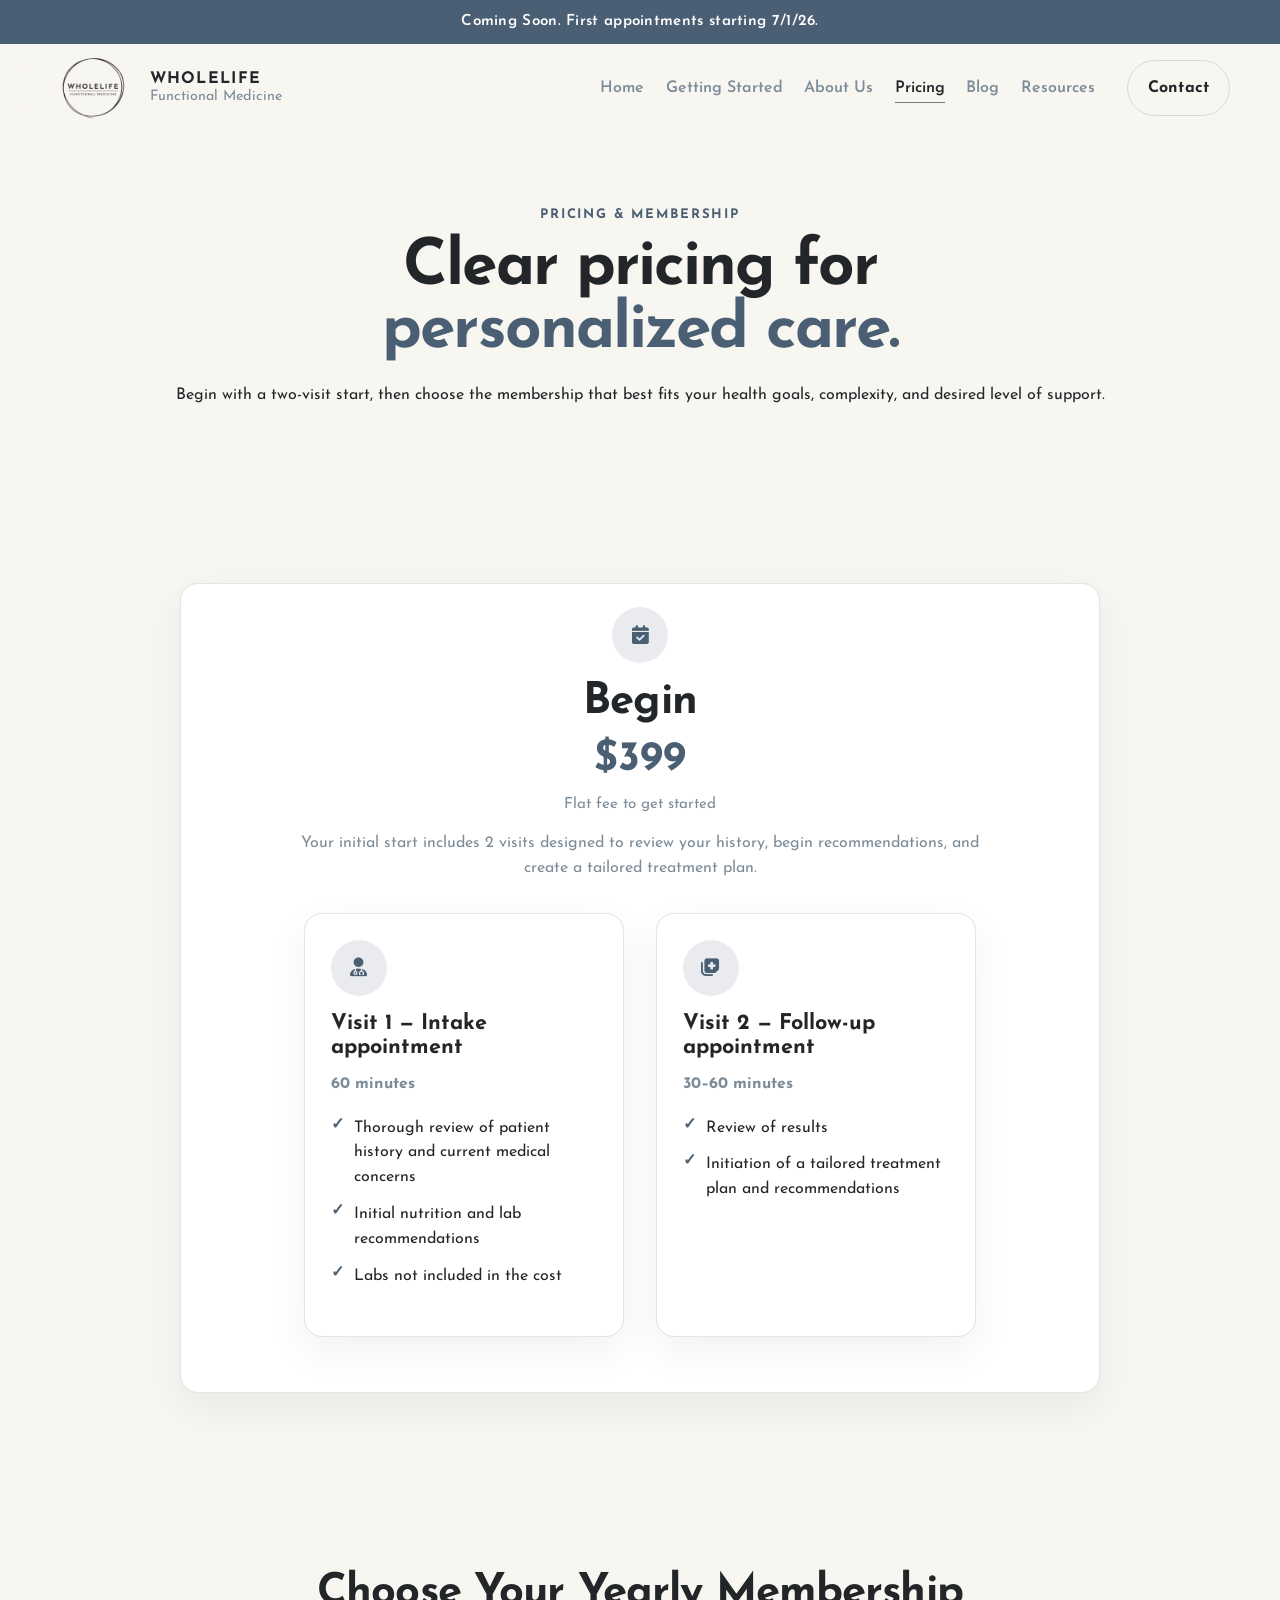
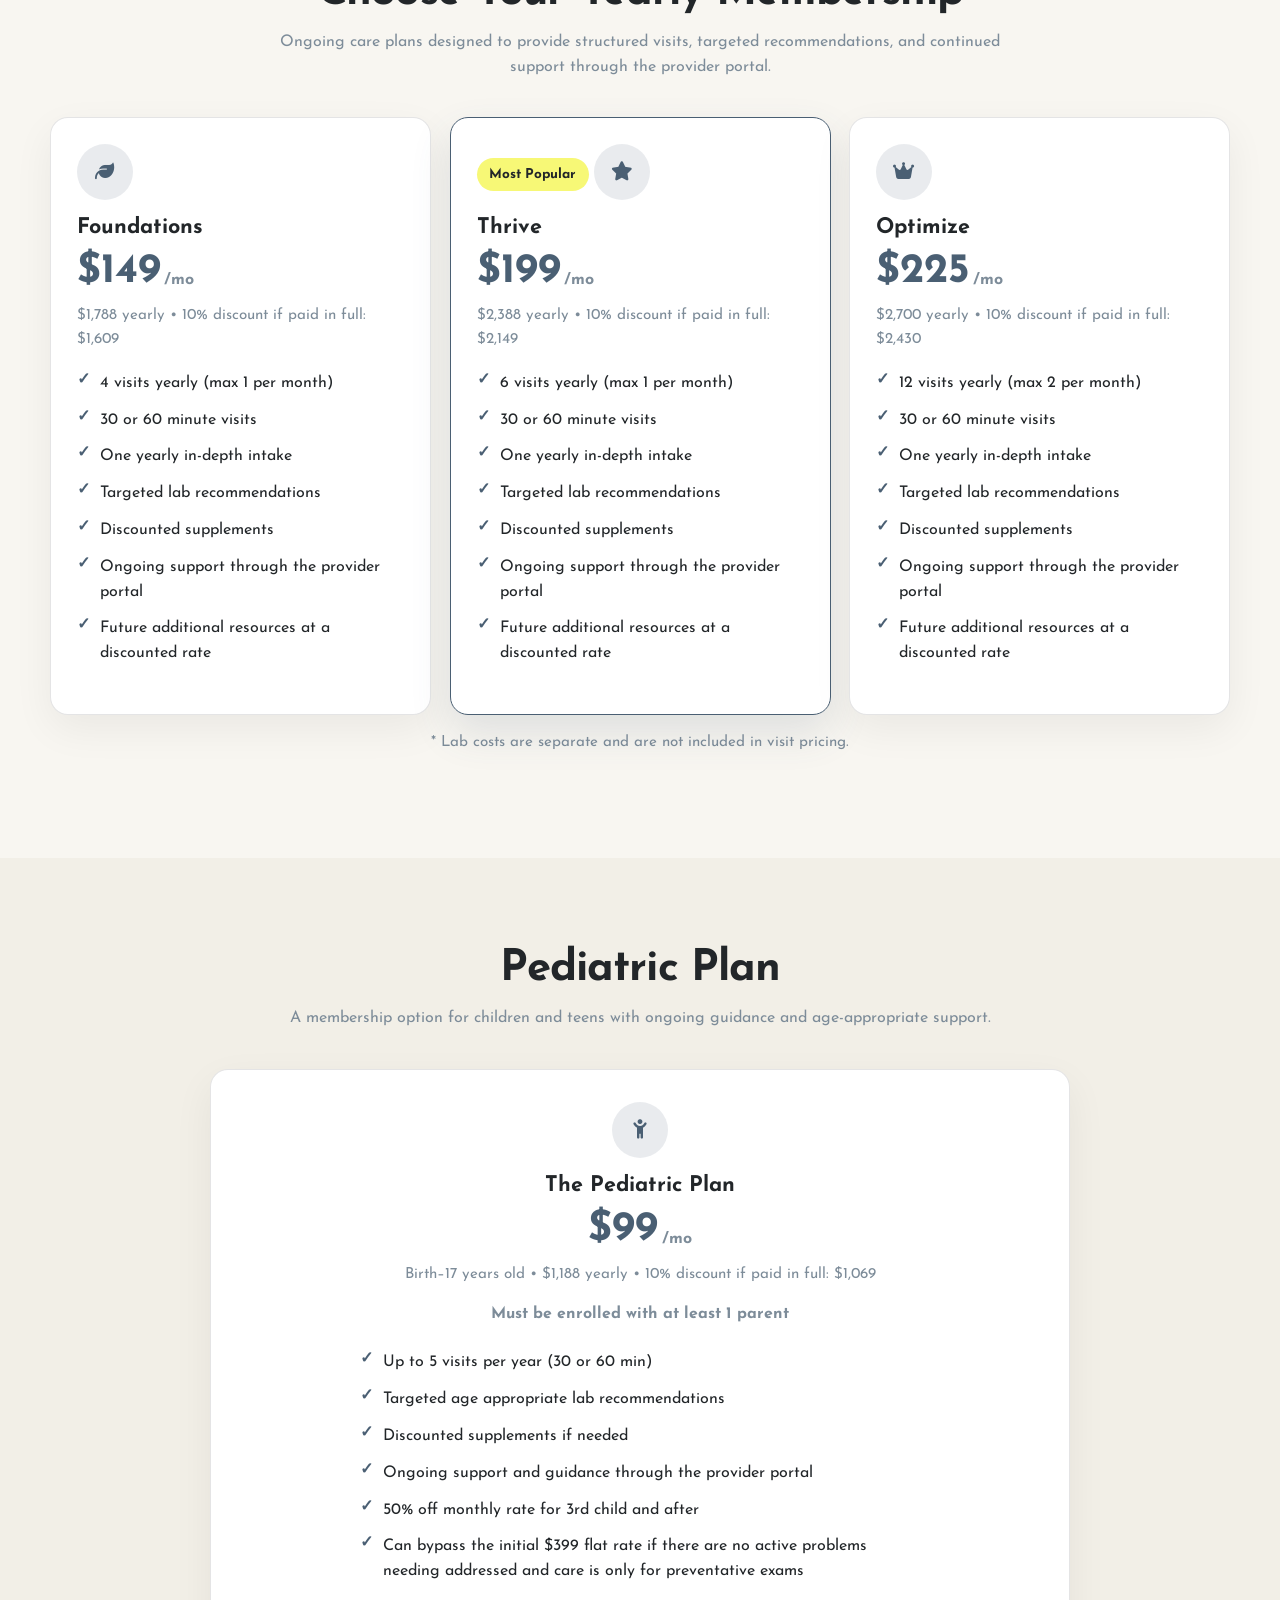
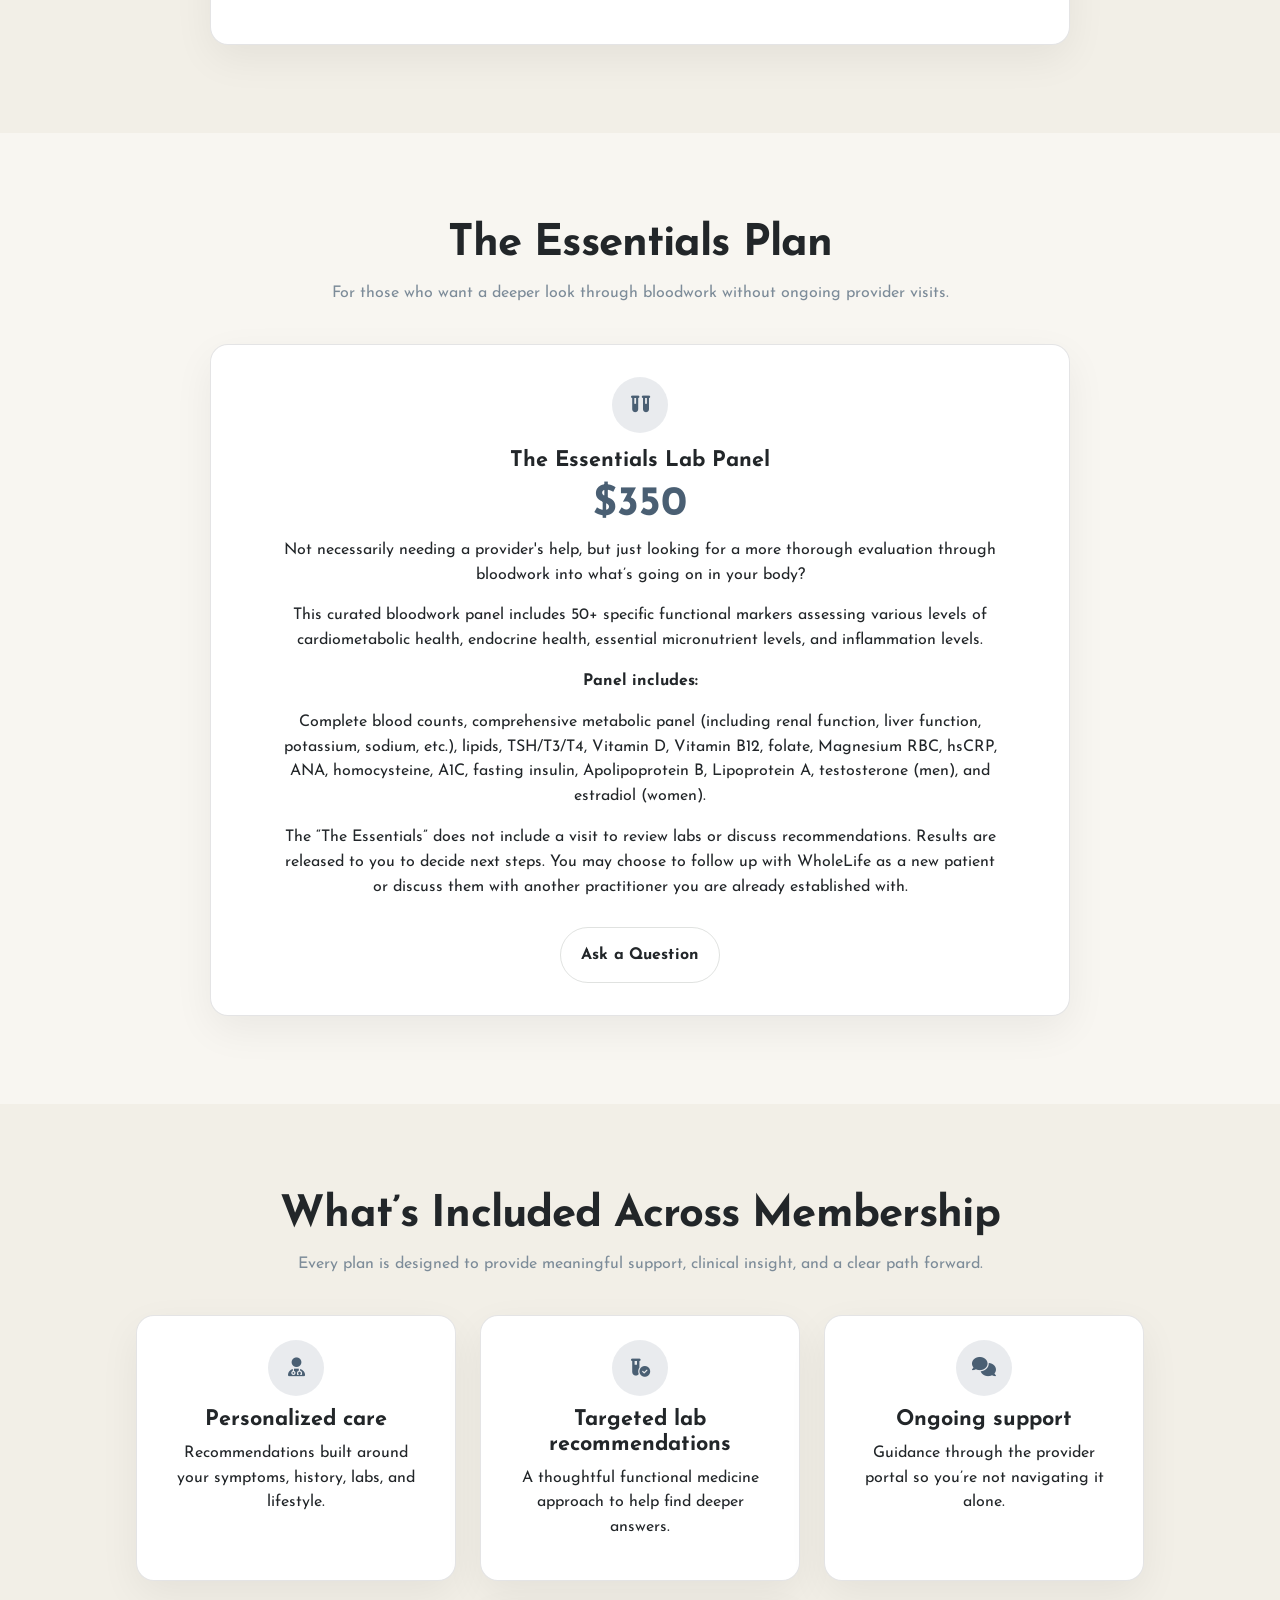
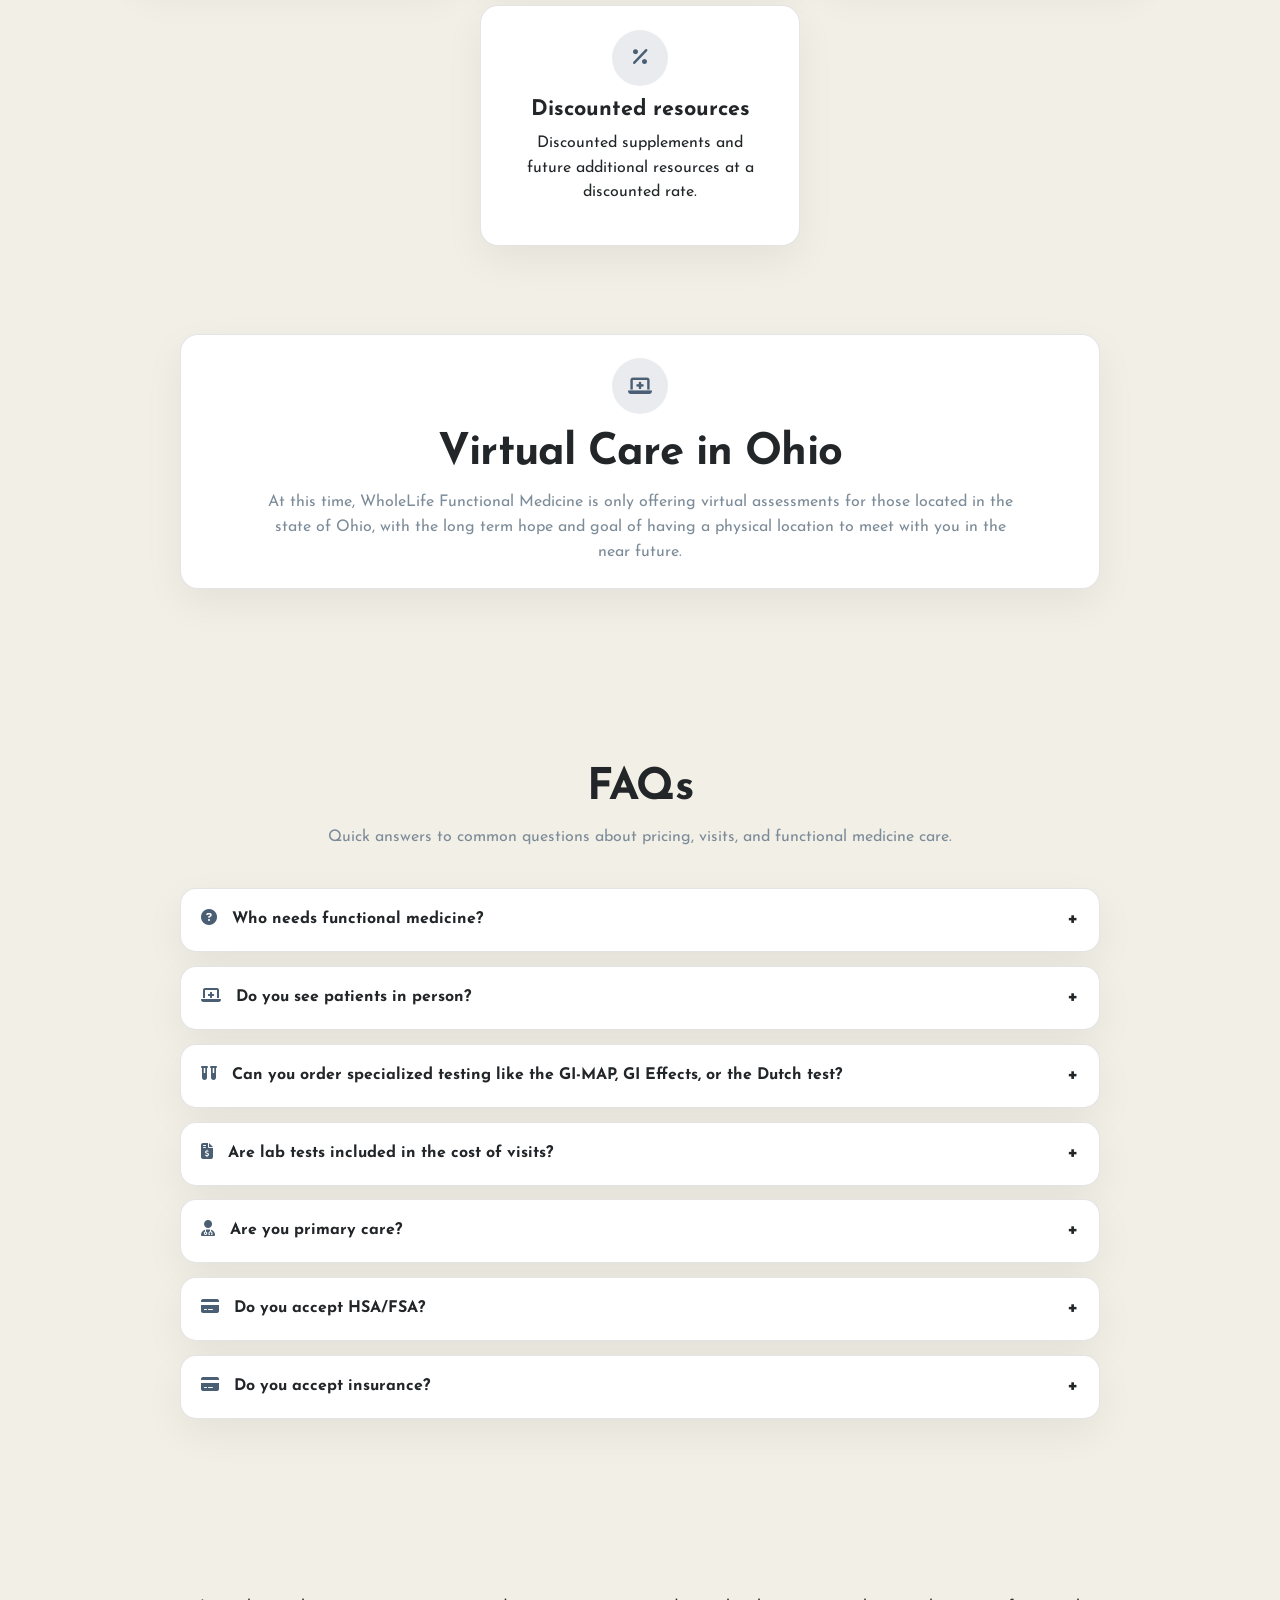
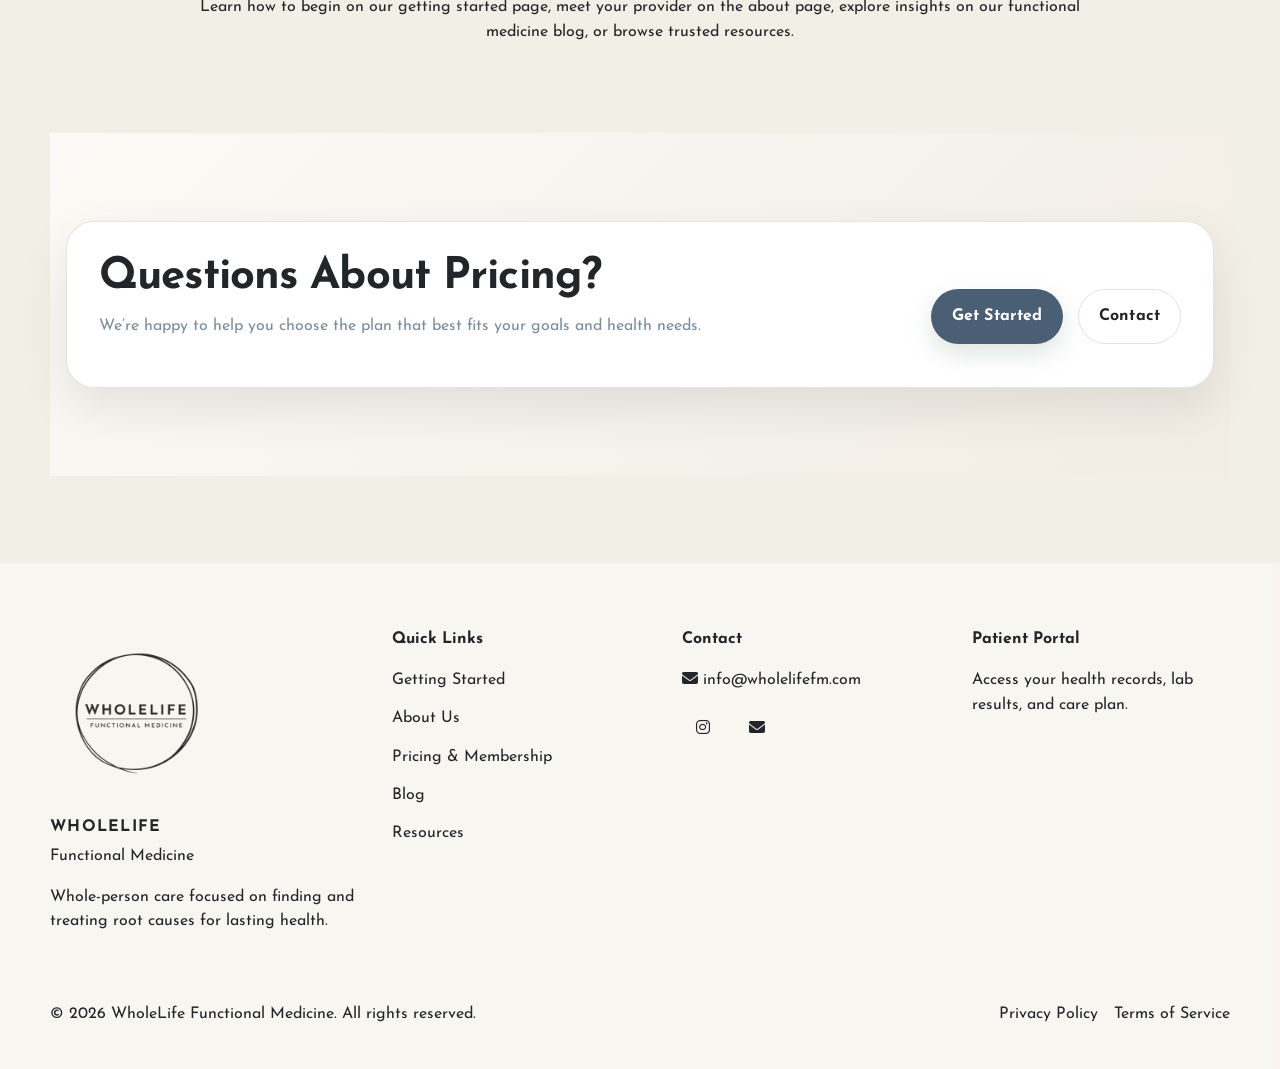
<file: pricing.html>
<!doctype html>
<html lang="en">

<head>
  <meta charset="utf-8" />
  <meta name="viewport" content="width=device-width, initial-scale=1" />

  <title>Functional Medicine Pricing in Dayton, OH | WholeLife Membership Plans</title>
  <meta name="description"
    content="View functional medicine pricing and membership plans at WholeLife Functional Medicine in Dayton, Ohio. Transparent pricing for personalized, root-cause care and virtual services across Ohio." />
  <meta name="keywords"
    content="functional medicine pricing Dayton Ohio, functional medicine cost Ohio, membership functional medicine, root cause medicine pricing, WholeLife Functional Medicine pricing" />
  <meta name="author" content="WholeLife Functional Medicine" />
  <meta name="robots" content="index, follow, max-image-preview:large, max-snippet:-1, max-video-preview:-1" />

  <link rel="canonical" href="https://www.wholelifefm.com/pricing.html" />

  <link rel="icon" type="image/png"
    href="https://www.wholelifefm.com/assets/logo-wholelife-functional-medicine-dayton-ohio.png" />

  <!-- Open Graph -->
  <meta property="og:type" content="website" />
  <meta property="og:title" content="Functional Medicine Pricing in Dayton, OH | WholeLife Membership Plans" />
  <meta property="og:description"
    content="Transparent pricing and membership plans for functional medicine care in Dayton, Ohio." />
  <meta property="og:url" content="https://www.wholelifefm.com/pricing.html" />
  <meta property="og:image" content="https://www.wholelifefm.com/assets/functional-medicine-dayton-oh-hero.jpg" />

  <!-- Twitter -->
  <meta name="twitter:card" content="summary_large_image" />
  <meta name="twitter:title" content="Functional Medicine Pricing in Dayton, OH" />
  <meta name="twitter:description"
    content="Explore pricing and membership plans for functional medicine care in Ohio." />
  <meta name="twitter:image" content="https://www.wholelifefm.com/assets/functional-medicine-dayton-oh-hero.jpg" />

  <!-- Fonts & CSS -->
  <link rel="preconnect" href="https://fonts.googleapis.com">
  <link rel="preconnect" href="https://fonts.gstatic.com" crossorigin>
  <link href="https://fonts.googleapis.com/css2?family=Josefin+Sans:wght@300;400;500;600;700&display=swap"
    rel="stylesheet">

  <link rel="stylesheet" href="css/styles.css" />
  <link rel="stylesheet" href="https://cdnjs.cloudflare.com/ajax/libs/font-awesome/6.5.2/css/all.min.css"
    referrerpolicy="no-referrer" />

  <!-- SCHEMA (BIG SEO BOOST) -->
  <script type="application/ld+json">
  {
    "@context": "https://schema.org",
    "@graph": [
      {
        "@type": "MedicalBusiness",
        "@id": "https://www.wholelifefm.com/#medicalbusiness",
        "name": "WholeLife Functional Medicine",
        "url": "https://www.wholelifefm.com/",
        "address": {
          "@type": "PostalAddress",
          "addressLocality": "Dayton",
          "addressRegion": "OH",
          "addressCountry": "US"
        }
      },
      {
        "@type": "Offer",
        "name": "Functional Medicine Initial Intake",
        "price": "399",
        "priceCurrency": "USD"
      },
      {
        "@type": "Offer",
        "name": "Foundations Membership",
        "price": "149",
        "priceCurrency": "USD"
      },
      {
        "@type": "Offer",
        "name": "Thrive Membership",
        "price": "199",
        "priceCurrency": "USD"
      },
      {
        "@type": "Offer",
        "name": "Optimize Membership",
        "price": "225",
        "priceCurrency": "USD"
      },
      {
        "@type": "Offer",
        "name": "Pediatric Plan",
        "price": "99",
        "priceCurrency": "USD"
      },
      {
        "@type": "Offer",
        "name": "The Essentials Lab Panel",
        "price": "350",
        "priceCurrency": "USD"
      },
      {
        "@type": "FAQPage",
        "mainEntity": [
          {
            "@type": "Question",
            "name": "Who needs functional medicine?",
            "acceptedAnswer": {
              "@type": "Answer",
              "text": "Functional medicine is ideal for patients with unresolved symptoms, chronic disease, or those wanting proactive health optimization."
            }
          },
          {
            "@type": "Question",
            "name": "Do you see patients in person?",
            "acceptedAnswer": {
              "@type": "Answer",
              "text": "At this time, care is provided virtually for patients in Ohio."
            }
          },
          {
            "@type": "Question",
            "name": "Are lab tests included?",
            "acceptedAnswer": {
              "@type": "Answer",
              "text": "No, lab testing costs vary and are not included in visit pricing."
            }
          }
        ]
      }
    ]
  }
  </script>
</head>

<body>
<div class="site-topbar">
  <div class="container">
    <p>Coming Soon. First appointments starting 7/1/26.</p>
  </div>
</div>
  <header class="site-header reveal reveal-down" id="siteHeader">
    <div class="container header-inner">
      <a class="brand" href="index.html">
        <img src="assets/logo-wholelife-functional-medicine-dayton-ohio.png" alt="WholeLife Functional Medicine"
          class="brand-logo" />
        <span class="brand-text">
          <span class="brand-name">WHOLELIFE</span>
          <span class="brand-sub">Functional Medicine</span>
        </span>
      </a>

      <nav class="nav-desktop" aria-label="Main navigation">
        <a class="nav-link" href="index.html">Home</a>
        <a class="nav-link" href="getting-started.html">Getting Started</a>
        <a class="nav-link" href="about.html">About Us</a>
        <a class="nav-link active" href="pricing.html">Pricing</a>
        <a class="nav-link" href="blog.html">Blog</a>
        <a class="nav-link" href="resources.html">Resources</a>
      </nav>

      <div class="header-cta">
        <button class="btn btn-outline" data-open-contact>Contact</button>
        <a class="btn btn-primary" href="https://patient-portal-link.com" target="_blank"
          rel="noopener noreferrer">Patient Portal</a>
      </div>

      <button class="nav-toggle" aria-label="Toggle menu" aria-expanded="false" aria-controls="mobileNav"
        data-nav-toggle>
        <span class="nav-toggle-bars"></span>
      </button>
    </div>

    <div class="nav-mobile" id="mobileNav" hidden>
      <div class="container nav-mobile-inner" aria-label="Mobile navigation">
        <a class="nav-mobile-link" href="index.html">Home</a>
        <a class="nav-mobile-link" href="getting-started.html">Getting Started</a>
        <a class="nav-mobile-link" href="about.html">About Us</a>
        <a class="nav-mobile-link active" href="pricing.html">Pricing</a>
        <a class="nav-mobile-link" href="blog.html">Blog</a>
        <a class="nav-mobile-link" href="resources.html">Resources</a>
        <div class="nav-mobile-cta">
          <button class="btn btn-outline" data-open-contact>Contact</button>
          <a class="btn btn-primary" href="https://patient-portal-link.com" target="_blank"
            rel="noopener noreferrer">Patient Portal</a>
        </div>
      </div>
    </div>
  </header>

  <main class="site-main">

    <section class="section hero">
      <div class="container narrow center">
        <div class="reveal reveal-up">
          <p class="eyebrow">Pricing & Membership</p>
          <h1>Clear pricing for<br><span class="primary">personalized care.</span></h1>
          <p>
            Begin with a two-visit start, then choose the membership that best fits your health goals, complexity, and
            desired level of support.
          </p>
        </div>
      </div>
    </section>

    <section class="section">
      <div class="container">
        <div class="card center reveal reveal-up" style="max-width: 920px; margin: 0 auto;">
          <div class="card-icon" style="margin-inline:auto;"><i class="fa-solid fa-calendar-check"></i></div>
          <h2>Begin</h2>
          <p class="price" style="justify-content:center;">$399</p>
          <p class="muted small">Flat fee to get started</p>
          <p class="muted" style="max-width: 680px; margin: 0 auto 2rem;">
            Your initial start includes 2 visits designed to review your history, begin recommendations, and create a
            tailored treatment plan.
          </p>

          <div class="begin-grid" style="margin-top: 1rem;">
            <div class="pricing-card reveal reveal-up stagger-item" style="text-align:left;">
              <div class="card-icon"><i class="fa-solid fa-user-doctor"></i></div>
              <h3>Visit 1 — Intake appointment</h3>
              <p class="muted"><strong>60 minutes</strong></p>
              <ul class="feature-list">
                <li><span class="check">✓</span><span>Thorough review of patient history and current medical
                    concerns</span></li>
                <li><span class="check">✓</span><span>Initial nutrition and lab recommendations</span></li>
                <li><span class="check">✓</span><span>Labs not included in the cost</span></li>
              </ul>
            </div>

            <div class="pricing-card reveal reveal-up stagger-item" style="text-align:left;">
              <div class="card-icon"><i class="fa-solid fa-notes-medical"></i></div>
              <h3>Visit 2 — Follow-up appointment</h3>
              <p class="muted"><strong>30–60 minutes</strong></p>
              <ul class="feature-list">
                <li><span class="check">✓</span><span>Review of results</span></li>
                <li><span class="check">✓</span><span>Initiation of a tailored treatment plan and recommendations</span>
                </li>
              </ul>
            </div>
          </div>

          <div class="btn-row" style="justify-content:center; margin-top:2rem;">
            <a class="btn btn-primary" href="https://patient-portal-link.com" target="_blank"
              rel="noopener noreferrer">Start Intake</a>
          </div>
        </div>
      </div>
    </section>

    <section class="section">
      <div class="container">
        <div class="section-head center reveal reveal-up">
          <h2>Choose Your Yearly Membership</h2>
          <p class="muted">Ongoing care plans designed to provide structured visits, targeted recommendations, and
            continued support through the provider portal.</p>
        </div>

        <div class="pricing-grid">
          <div class="pricing-card reveal reveal-up stagger-item">
            <div class="card-icon"><i class="fa-solid fa-leaf"></i></div>
            <h3>Foundations</h3>
            <p class="price">$149<span>/mo</span></p>
            <p class="muted small">$1,788 yearly • 10% discount if paid in full: $1,609</p>
            <ul class="feature-list">
              <li><span class="check">✓</span><span>4 visits yearly (max 1 per month)</span></li>
              <li><span class="check">✓</span><span>30 or 60 minute visits</span></li>
              <li><span class="check">✓</span><span>One yearly in-depth intake</span></li>
              <li><span class="check">✓</span><span>Targeted lab recommendations</span></li>
              <li><span class="check">✓</span><span>Discounted supplements</span></li>
              <li><span class="check">✓</span><span>Ongoing support through the provider portal</span></li>
              <li><span class="check">✓</span><span>Future additional resources at a discounted rate</span></li>
            </ul>
            <a class="btn btn-outline btn-block" href="https://patient-portal-link.com" target="_blank"
              rel="noopener noreferrer">Choose Foundations</a>
          </div>

          <div class="pricing-card popular reveal reveal-up stagger-item">
            <div class="badge">Most Popular</div>
            <div class="card-icon"><i class="fa-solid fa-star"></i></div>
            <h3>Thrive</h3>
            <p class="price">$199<span>/mo</span></p>
            <p class="muted small">$2,388 yearly • 10% discount if paid in full: $2,149</p>
            <ul class="feature-list">
              <li><span class="check">✓</span><span>6 visits yearly (max 1 per month)</span></li>
              <li><span class="check">✓</span><span>30 or 60 minute visits</span></li>
              <li><span class="check">✓</span><span>One yearly in-depth intake</span></li>
              <li><span class="check">✓</span><span>Targeted lab recommendations</span></li>
              <li><span class="check">✓</span><span>Discounted supplements</span></li>
              <li><span class="check">✓</span><span>Ongoing support through the provider portal</span></li>
              <li><span class="check">✓</span><span>Future additional resources at a discounted rate</span></li>
            </ul>
            <a class="btn btn-primary btn-block" href="https://patient-portal-link.com" target="_blank"
              rel="noopener noreferrer">Choose Thrive</a>
          </div>

          <div class="pricing-card reveal reveal-up stagger-item">
            <div class="card-icon"><i class="fa-solid fa-crown"></i></div>
            <h3>Optimize</h3>
            <p class="price">$225<span>/mo</span></p>
            <p class="muted small">$2,700 yearly • 10% discount if paid in full: $2,430</p>
            <ul class="feature-list">
              <li><span class="check">✓</span><span>12 visits yearly (max 2 per month)</span></li>
              <li><span class="check">✓</span><span>30 or 60 minute visits</span></li>
              <li><span class="check">✓</span><span>One yearly in-depth intake</span></li>
              <li><span class="check">✓</span><span>Targeted lab recommendations</span></li>
              <li><span class="check">✓</span><span>Discounted supplements</span></li>
              <li><span class="check">✓</span><span>Ongoing support through the provider portal</span></li>
              <li><span class="check">✓</span><span>Future additional resources at a discounted rate</span></li>
            </ul>
            <a class="btn btn-outline btn-block" href="https://patient-portal-link.com" target="_blank"
              rel="noopener noreferrer">Choose Optimize</a>
          </div>
        </div>

        <p class="fineprint center">* Lab costs are separate and are not included in visit pricing.</p>
      </div>
    </section>

    <section class="section section-muted">
      <div class="container">
        <div class="section-head center reveal reveal-up">
          <h2>Pediatric Plan</h2>
          <p class="muted">A membership option for children and teens with ongoing guidance and age-appropriate support.
          </p>
        </div>

        <div class="single-plan-shell">
          <div class="card reveal reveal-up single-plan-card">
            <div class="single-plan-inner">
              <div class="card-icon"><i class="fa-solid fa-child-reaching"></i></div>
              <h3>The Pediatric Plan</h3>
              <p class="price">$99<span>/mo</span></p>
              <p class="muted small">Birth–17 years old • $1,188 yearly • 10% discount if paid in full: $1,069</p>

              <p class="muted"><strong>Must be enrolled with at least 1 parent</strong></p>

              <ul class="feature-list">
                <li><span class="check">✓</span><span>Up to 5 visits per year (30 or 60 min)</span></li>
                <li><span class="check">✓</span><span>Targeted age appropriate lab recommendations</span></li>
                <li><span class="check">✓</span><span>Discounted supplements if needed</span></li>
                <li><span class="check">✓</span><span>Ongoing support and guidance through the provider portal</span>
                </li>
                <li><span class="check">✓</span><span>50% off monthly rate for 3rd child and after</span></li>
                <li><span class="check">✓</span><span>Can bypass the initial $399 flat rate if there are no active
                    problems needing addressed and care is only for preventative exams</span></li>
              </ul>

              <div class="btn-row single-plan-actions">
                <a class="btn btn-primary" href="https://patient-portal-link.com" target="_blank"
                  rel="noopener noreferrer">Ask About Pediatric Care</a>
              </div>
            </div>
          </div>
        </div>
      </div>
    </section>

    <section class="section">
      <div class="container">
        <div class="section-head center reveal reveal-up">
          <h2>The Essentials Plan</h2>
          <p class="muted">For those who want a deeper look through bloodwork without ongoing provider visits.</p>
        </div>

        <div class="single-plan-shell">
          <div class="card reveal reveal-up single-plan-card">
            <div class="single-plan-inner">
              <div class="card-icon"><i class="fa-solid fa-vials"></i></div>
              <h3>The Essentials Lab Panel</h3>
              <p class="price">$350</p>

              <p>
                Not necessarily needing a provider's help, but just looking for a more thorough evaluation through
                bloodwork into what’s going on in your body?
              </p>

              <p>
                This curated bloodwork panel includes 50+ specific functional markers assessing various levels of
                cardiometabolic health, endocrine health, essential micronutrient levels, and inflammation levels.
              </p>

              <p><strong>Panel includes:</strong></p>

              <p>
                Complete blood counts, comprehensive metabolic panel (including renal function, liver function,
                potassium, sodium, etc.), lipids, TSH/T3/T4, Vitamin D, Vitamin B12, folate, Magnesium RBC, hsCRP, ANA,
                homocysteine, A1C, fasting insulin, Apolipoprotein B, Lipoprotein A, testosterone (men), and estradiol
                (women).
              </p>

              <p>
                The “The Essentials” does not include a visit to review labs or discuss recommendations. Results are
                released to you to decide next steps. You may choose to follow up with WholeLife as a new patient or
                discuss them with another practitioner you are already established with.
              </p>

              <div class="btn-row single-plan-actions">
                <button class="btn btn-outline" data-open-contact>Ask a Question</button>
              </div>
            </div>
          </div>
        </div>
      </div>
    </section>

    <section class="section section-muted">
      <div class="container">
        <div class="section-head center reveal reveal-up">
          <h2>What’s Included Across Membership</h2>
          <p class="muted">Every plan is designed to provide meaningful support, clinical insight, and a clear path
            forward.</p>
        </div>

        <div class="card-grid membership-grid">
          <div class="card center reveal reveal-up stagger-item">
            <div class="card-icon"><i class="fa-solid fa-user-doctor"></i></div>
            <h3>Personalized care</h3>
            <p>Recommendations built around your symptoms, history, labs, and lifestyle.</p>
          </div>

          <div class="card center reveal reveal-up stagger-item">
            <div class="card-icon"><i class="fa-solid fa-vial-circle-check"></i></div>
            <h3>Targeted lab recommendations</h3>
            <p>A thoughtful functional medicine approach to help find deeper answers.</p>
          </div>

          <div class="card center reveal reveal-up stagger-item">
            <div class="card-icon"><i class="fa-solid fa-comments"></i></div>
            <h3>Ongoing support</h3>
            <p>Guidance through the provider portal so you’re not navigating it alone.</p>
          </div>

          <div class="card center reveal reveal-up stagger-item">
            <div class="card-icon"><i class="fa-solid fa-percent"></i></div>
            <h3>Discounted resources</h3>
            <p>Discounted supplements and future additional resources at a discounted rate.</p>
          </div>
        </div>

        <section class="section">
          <div class="container">
            <div class="card reveal reveal-up center" style="max-width: 920px; margin: 0 auto;">
              <div class="card-icon" style="margin-inline:auto;"><i class="fa-solid fa-laptop-medical"></i></div>
              <h2>Virtual Care in Ohio</h2>
              <p class="muted" style="max-width: 760px; margin: 0 auto;">
                At this time, WholeLife Functional Medicine is only offering virtual assessments for those located in
                the state of Ohio, with the long term hope and goal of having a physical location to meet with you in
                the near future.
              </p>
            </div>
          </div>
        </section>

        <section class="section section-muted">
          <div class="container">
            <div class="section-head center reveal reveal-up">
              <h2>FAQs</h2>
              <p class="muted">Quick answers to common questions about pricing, visits, and functional medicine care.
              </p>
            </div>

            <div class="accordion" data-accordion style="max-width: 920px; margin: 0 auto;">
              <button class="accordion-item reveal reveal-up" aria-expanded="false">
                <span><i class="fa-solid fa-circle-question faq-inline-icon"></i> Who needs functional medicine?</span>
                <span class="accordion-icon">+</span>
              </button>
              <div class="accordion-panel" hidden>
                <p>Functional medicine is ideal for 3 types of patients: patients with symptoms that no one else has
                  been able to figure out, patients with chronic diseases looking for better support, or healthy
                  patients looking to stay healthy and be proactive about their health.</p>
              </div>

              <button class="accordion-item reveal reveal-up" aria-expanded="false">
                <span><i class="fa-solid fa-laptop-medical faq-inline-icon"></i> Do you see patients in person?</span>
                <span class="accordion-icon">+</span>
              </button>
              <div class="accordion-panel" hidden>
                <p>At this time, WholeLife is only offering virtual assessments for those located in the state of Ohio,
                  with the long term hope and goal of having a physical location in the future.</p>
              </div>

              <button class="accordion-item reveal reveal-up" aria-expanded="false">
                <span><i class="fa-solid fa-vials faq-inline-icon"></i> Can you order specialized testing like the
                  GI-MAP, GI Effects, or the Dutch test?</span>
                <span class="accordion-icon">+</span>
              </button>
              <div class="accordion-panel" hidden>
                <p>Yes, absolutely. WholeLife can order these types of testing and provide detailed information and
                  planning.</p>
              </div>

              <button class="accordion-item reveal reveal-up" aria-expanded="false">
                <span><i class="fa-solid fa-file-invoice-dollar faq-inline-icon"></i> Are lab tests included in the cost
                  of visits?</span>
                <span class="accordion-icon">+</span>
              </button>
              <div class="accordion-panel" hidden>
                <p>Unfortunately, no. Since the tests that may be recommended vary from person to person, it would be
                  impossible to include that in an initial cost. This helps keep pricing as fair and low as possible,
                  and recommendations are always made collaboratively with your cost and circumstance in mind.</p>
              </div>

              <button class="accordion-item reveal reveal-up" aria-expanded="false">
                <span><i class="fa-solid fa-user-doctor faq-inline-icon"></i> Are you primary care?</span>
                <span class="accordion-icon">+</span>
              </button>
              <div class="accordion-panel" hidden>
                <p>Although WholeLife does see children and adults, it is not primary care. Patients are still
                  encouraged to have and routinely see a primary care doctor for ill visits and routine screenings.</p>
              </div>

              <button class="accordion-item reveal reveal-up" aria-expanded="false">
                <span><i class="fa-solid fa-credit-card faq-inline-icon"></i> Do you accept HSA/FSA?</span>
                <span class="accordion-icon">+</span>
              </button>
              <div class="accordion-panel" hidden>
                <p>Yes! This can be a great way to utilize those funds that you’ve been saving!</p>
              </div>
              <button class="accordion-item reveal reveal-up" aria-expanded="false">
                <span><i class="fa-solid fa-credit-card faq-inline-icon"></i> Do you accept insurance?</span>
                <span class="accordion-icon">+</span>
              </button>
              <div class="accordion-panel" hidden>
                <p>Unfortunately, no. Insurance tends to dictate ALOT, so removing that barrier from the equation allows
                  us the freedom to order what may be most helpful for you at the lowest cost possible. In addition, it
                  gives me the freedom to spend the amount of time I need with you to best understand your healthcare
                  needs without the concern of seeing a certain number of patients. </p>
              </div>
            </div>
          </div>
        </section>
        <section class="section">
          <div class="container">
            <div class="seo-links">
              <p>
                Learn how to begin on our <a href="getting-started.html">getting started page</a>,
                meet your provider on the <a href="about.html">about page</a>,
                explore insights on our <a href="blog.html">functional medicine blog</a>,
                or browse trusted <a href="resources.html">resources</a>.
              </p>
            </div>
          </div>
        </section>
        <section class="section cta-banner reveal reveal-up">
          <div class="container cta-inner">
            <div>
              <h2>Questions About Pricing?</h2>
              <p class="muted">We’re happy to help you choose the plan that best fits your goals and health needs.</p>
            </div>
            <div class="btn-row">
              <a class="btn btn-primary"  href="contact.html">Get Started</a>
              <button class="btn btn-outline" data-open-contact>Contact</button>
            </div>
          </div>
        </section>

  </main>

  <footer class="site-footer reveal reveal-up">
    <div class="container footer-grid">
      <div class="footer-brand">
        <img src="assets/logo-wholelife-functional-medicine-dayton-ohio.png" alt="WholeLife" class="footer-logo" />
        <p class="footer-title">WHOLELIFE</p>
        <p class="footer-sub">Functional Medicine</p>
        <p class="footer-note">Whole-person care focused on finding and treating root causes for lasting health.</p>
      </div>

      <div class="footer-col">
        <h4>Quick Links</h4>
        <ul class="footer-links">
          <li><a href="getting-started.html">Getting Started</a></li>
          <li><a href="about.html">About Us</a></li>
          <li><a href="pricing.html">Pricing & Membership</a></li>
          <li><a href="blog.html">Blog</a></li>
          <li><a href="resources.html">Resources</a></li>
        </ul>
      </div>

      <div class="footer-col">
        <h4>Contact</h4>
        <ul class="footer-links">
          <li><a href="mailto:info@wholelifefm.com"><i class="fa-solid fa-envelope"></i> info@wholelifefm.com</a></li>
          <li class="social-row">
            <a href="https://www.instagram.com/wholelifeFM" aria-label="Instagram" class="social-icon"><i class="fa-brands fa-instagram"></i></a>
            <a href="mailto:info@wholelifefm.com" aria-label="Email" class="social-icon"><i
                class="fa-solid fa-envelope"></i></a>
          </li>
        </ul>
      </div>

      <div class="footer-col">
        <h4>Patient Portal</h4>
        <p class="muted">Access your health records, lab results, and care plan.</p>
        <a class="btn btn-light" href="https://patient-portal-link.com" target="_blank" rel="noopener noreferrer">Go to
          Portal</a>
      </div>
    </div>

    <div class="container footer-bottom">
      <p>© <span id="year"></span> WholeLife Functional Medicine. All rights reserved.</p>

      <script>
        document.getElementById("year").textContent = new Date().getFullYear();
      </script>
      <div class="footer-legal">
        <a href="privacy.html">Privacy Policy</a>
        <a href="terms.html">Terms of Service</a>
      </div>
    </div>
  </footer>

  <div class="modal" id="contactModal" role="dialog" aria-modal="true" aria-label="Contact form" hidden>
    <div class="modal-overlay" data-close-contact></div>
    <div class="modal-card" role="document">
      <button class="modal-close" aria-label="Close" data-close-contact>×</button>

      <div class="modal-body" id="contactFormWrap">
        <h3>Get in Touch</h3>
        <p class="muted small">
          Have a question? Fill out the form below or email us at
          <a href="mailto:info@wholelifefm.com">info@wholelifefm.com</a>.
        </p>

        <form id="contactForm" action="https://api.web3forms.com/submit" method="POST">
          <input type="hidden" name="access_key" value="2c9bc90f-520f-44e3-840c-b6f389e1564d">
          <input type="hidden" name="subject" value="New Website Contact Submission">
          <input type="hidden" name="from_name" value="Website Contact Form">
          <input type="checkbox" name="botcheck" class="hidden" style="display: none;">

          <div class="field">
            <label for="contactName">Full Name <span>*</span></label>
            <input id="contactName" name="name" type="text" required maxlength="100" />
            <p class="field-error" data-error-for="name"></p>
          </div>

          <div class="field">
            <label for="contactEmail">Email <span>*</span></label>
            <input id="contactEmail" name="email" type="email" required maxlength="255" />
            <p class="field-error" data-error-for="email"></p>
          </div>

          <div class="field">
            <label for="contactPhone">Phone <span class="muted small">(optional)</span></label>
            <input id="contactPhone" name="phone" type="tel" maxlength="20" />
          </div>

          <div class="field">
            <label for="contactService">Service Interested In <span>*</span></label>
            <select id="contactService" name="service" required>
              <option value="">Select a service...</option>
              <option value="New Patient Inquiry">New Patient Inquiry</option>
              <option value="Membership Questions">Membership Questions</option>
              <option value="Lab Testing">Lab Testing</option>
              <option value="Gut Health">Gut Health</option>
              <option value="Hormone Health">Hormone Health</option>
              <option value="Weight & Metabolic Health">Weight & Metabolic Health</option>
              <option value="Other">Other</option>
            </select>
            <p class="field-error" data-error-for="service"></p>
          </div>

          <div class="field">
            <label for="contactMessage">Message <span>*</span></label>
            <textarea id="contactMessage" name="message" rows="4" required maxlength="1000"></textarea>
            <p class="field-error" data-error-for="message"></p>
          </div>

          <div class="h-captcha" data-captcha="true"></div>
          <script src="https://web3forms.com/client/script.js" async defer></script>

          <input type="hidden" name="redirect" value="https://www.wholelifefm.com/thank-you.html">

          <button class="btn btn-primary btn-block" type="submit">
            <i class="fa-solid fa-paper-plane"></i> Send Message
          </button>
        </form>
      </div>

      <div class="modal-body" id="contactSuccess" hidden>
        <div class="success">
          <div class="success-badge">✓</div>
          <h3>Message Sent!</h3>
          <p class="muted">Thank you for reaching out. We'll get back to you within 24–48 hours.</p>
          <button class="btn btn-primary" data-close-contact>Close</button>
        </div>
      </div>
    </div>
  </div>

  <script src="js/main.js" defer></script>
</body>

</html>
</file>
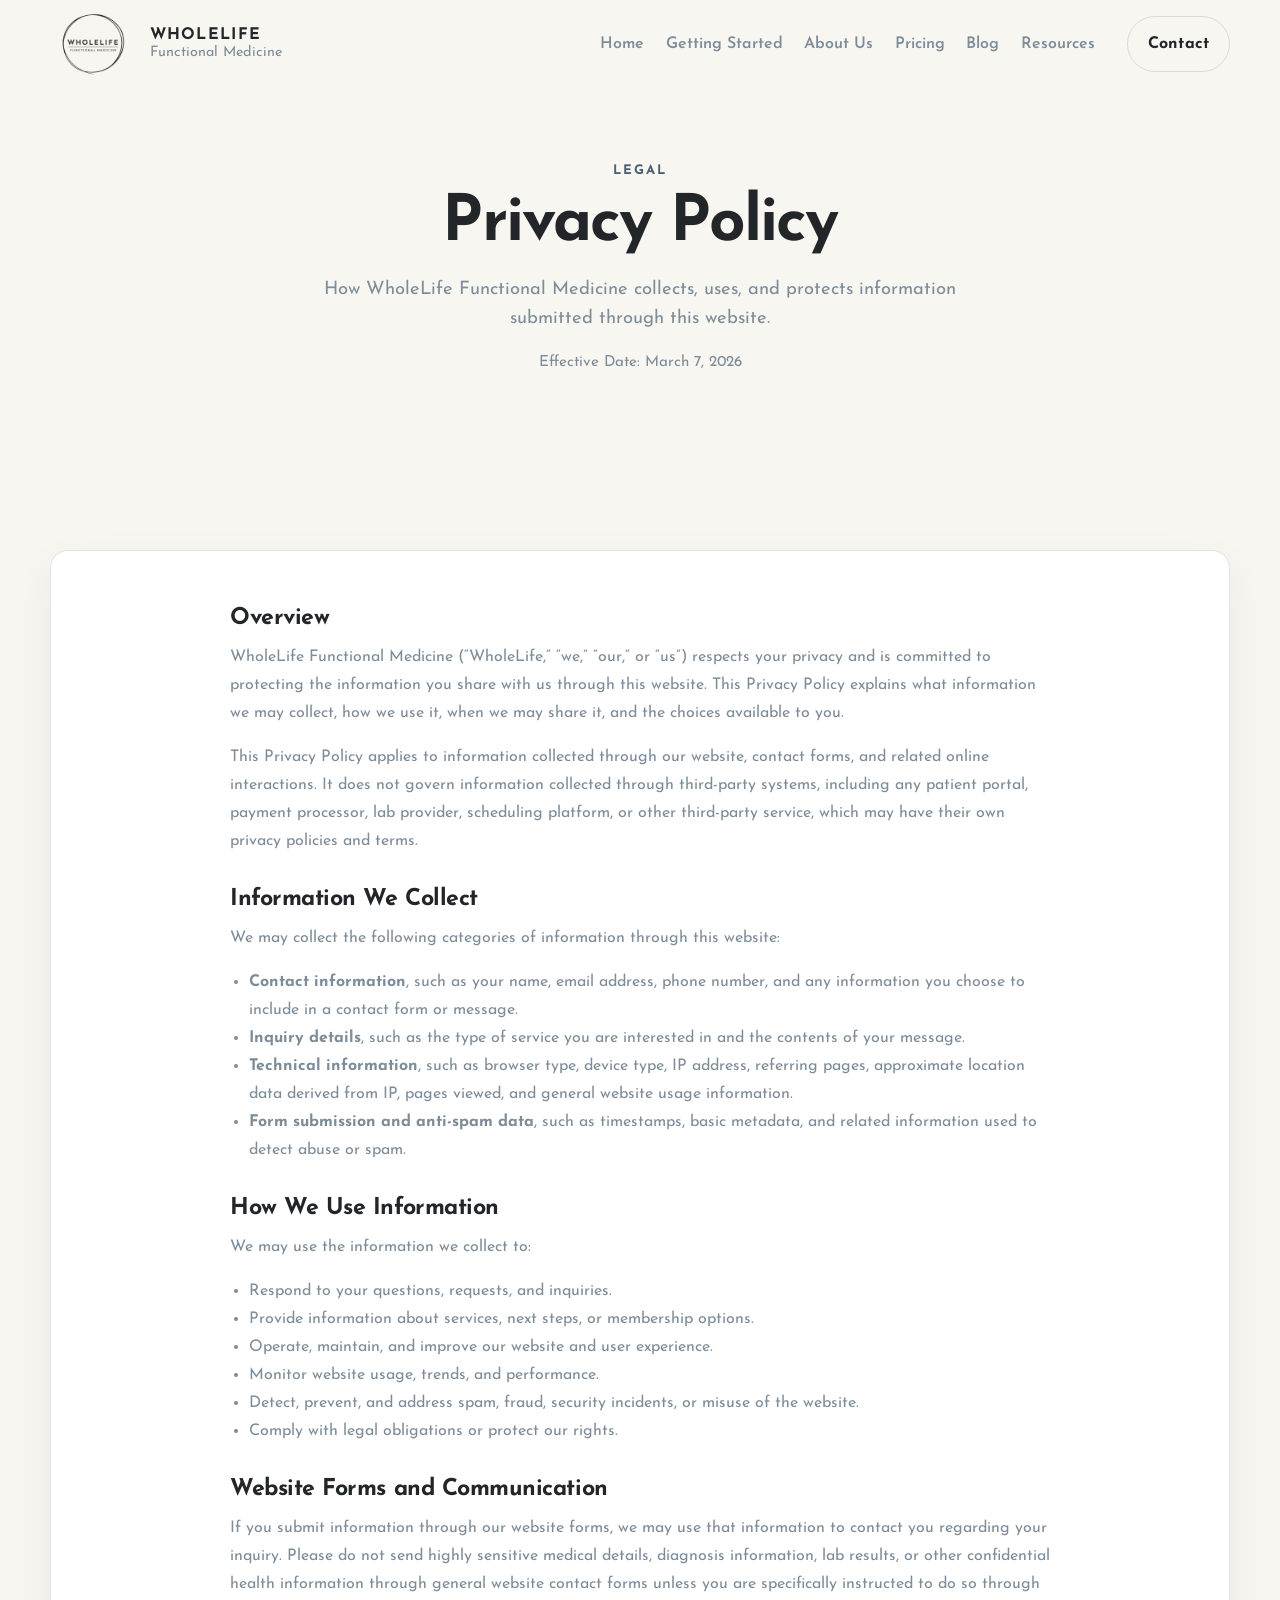
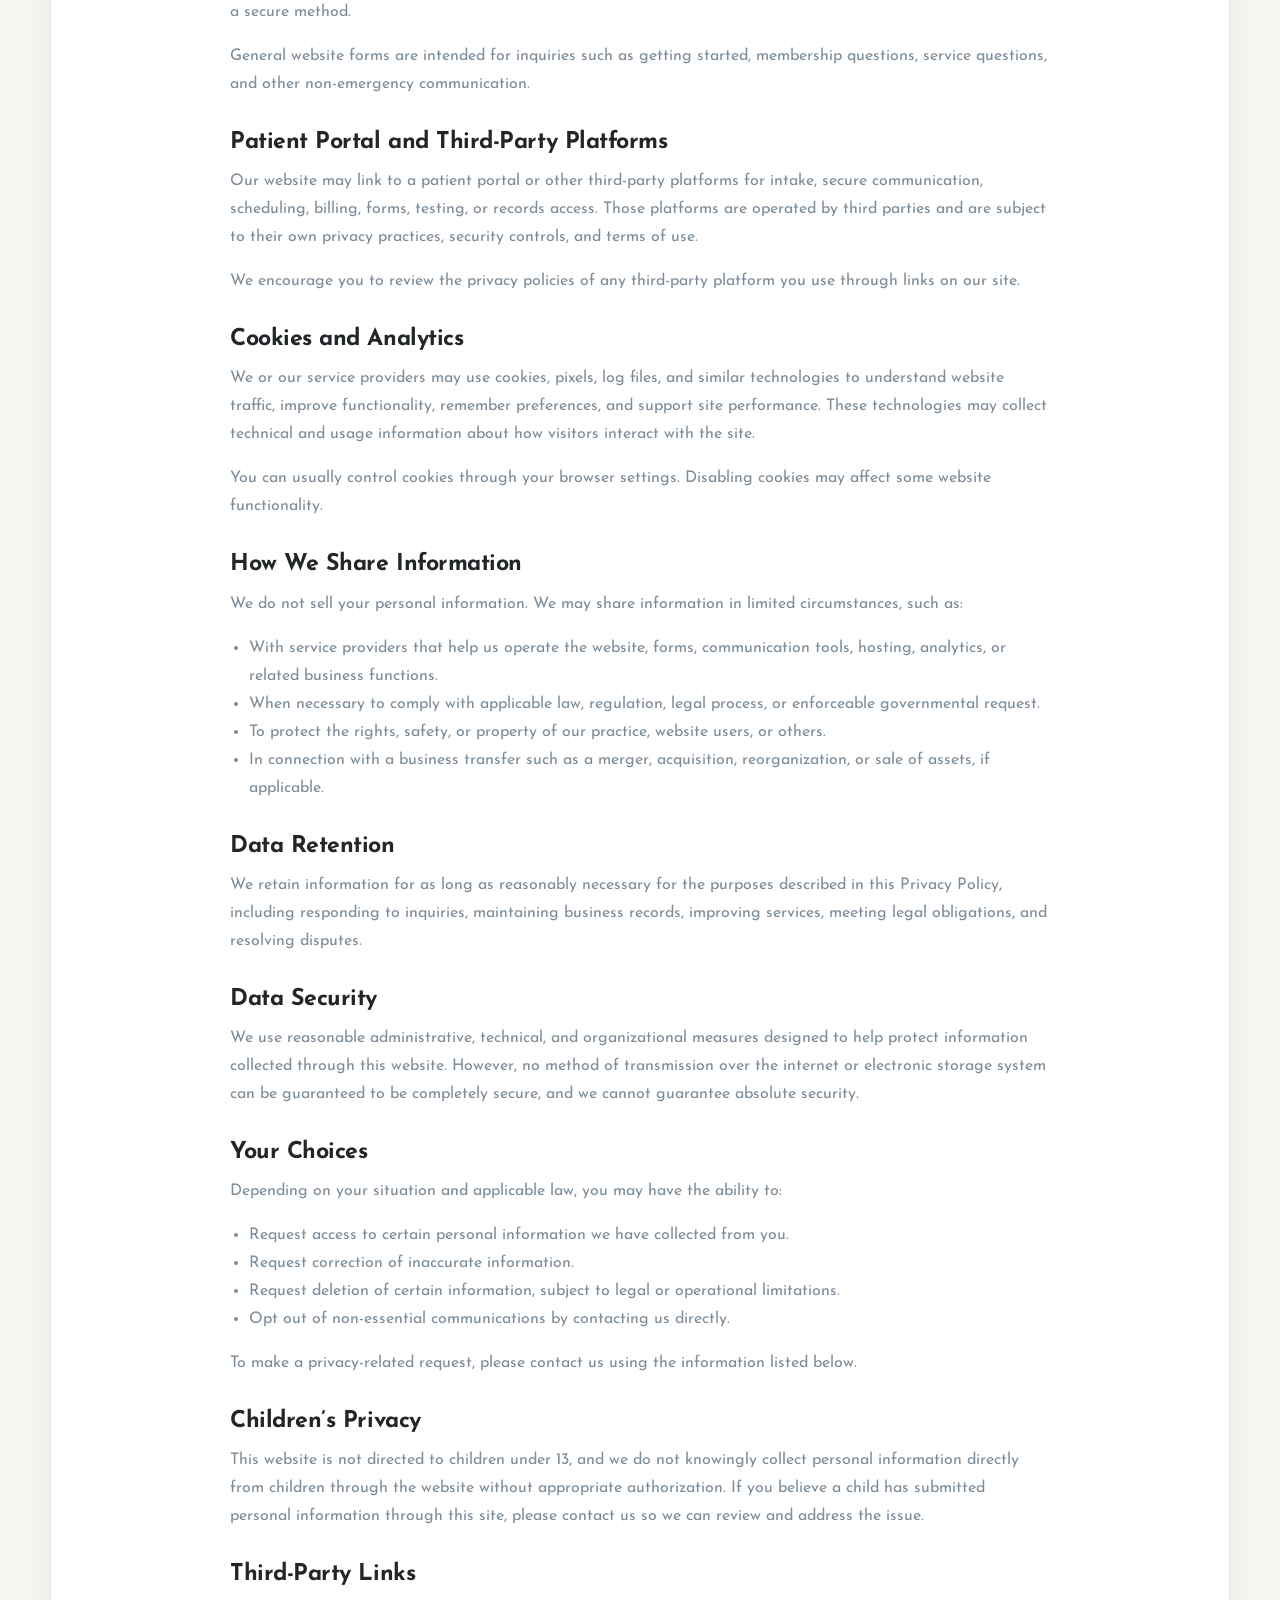
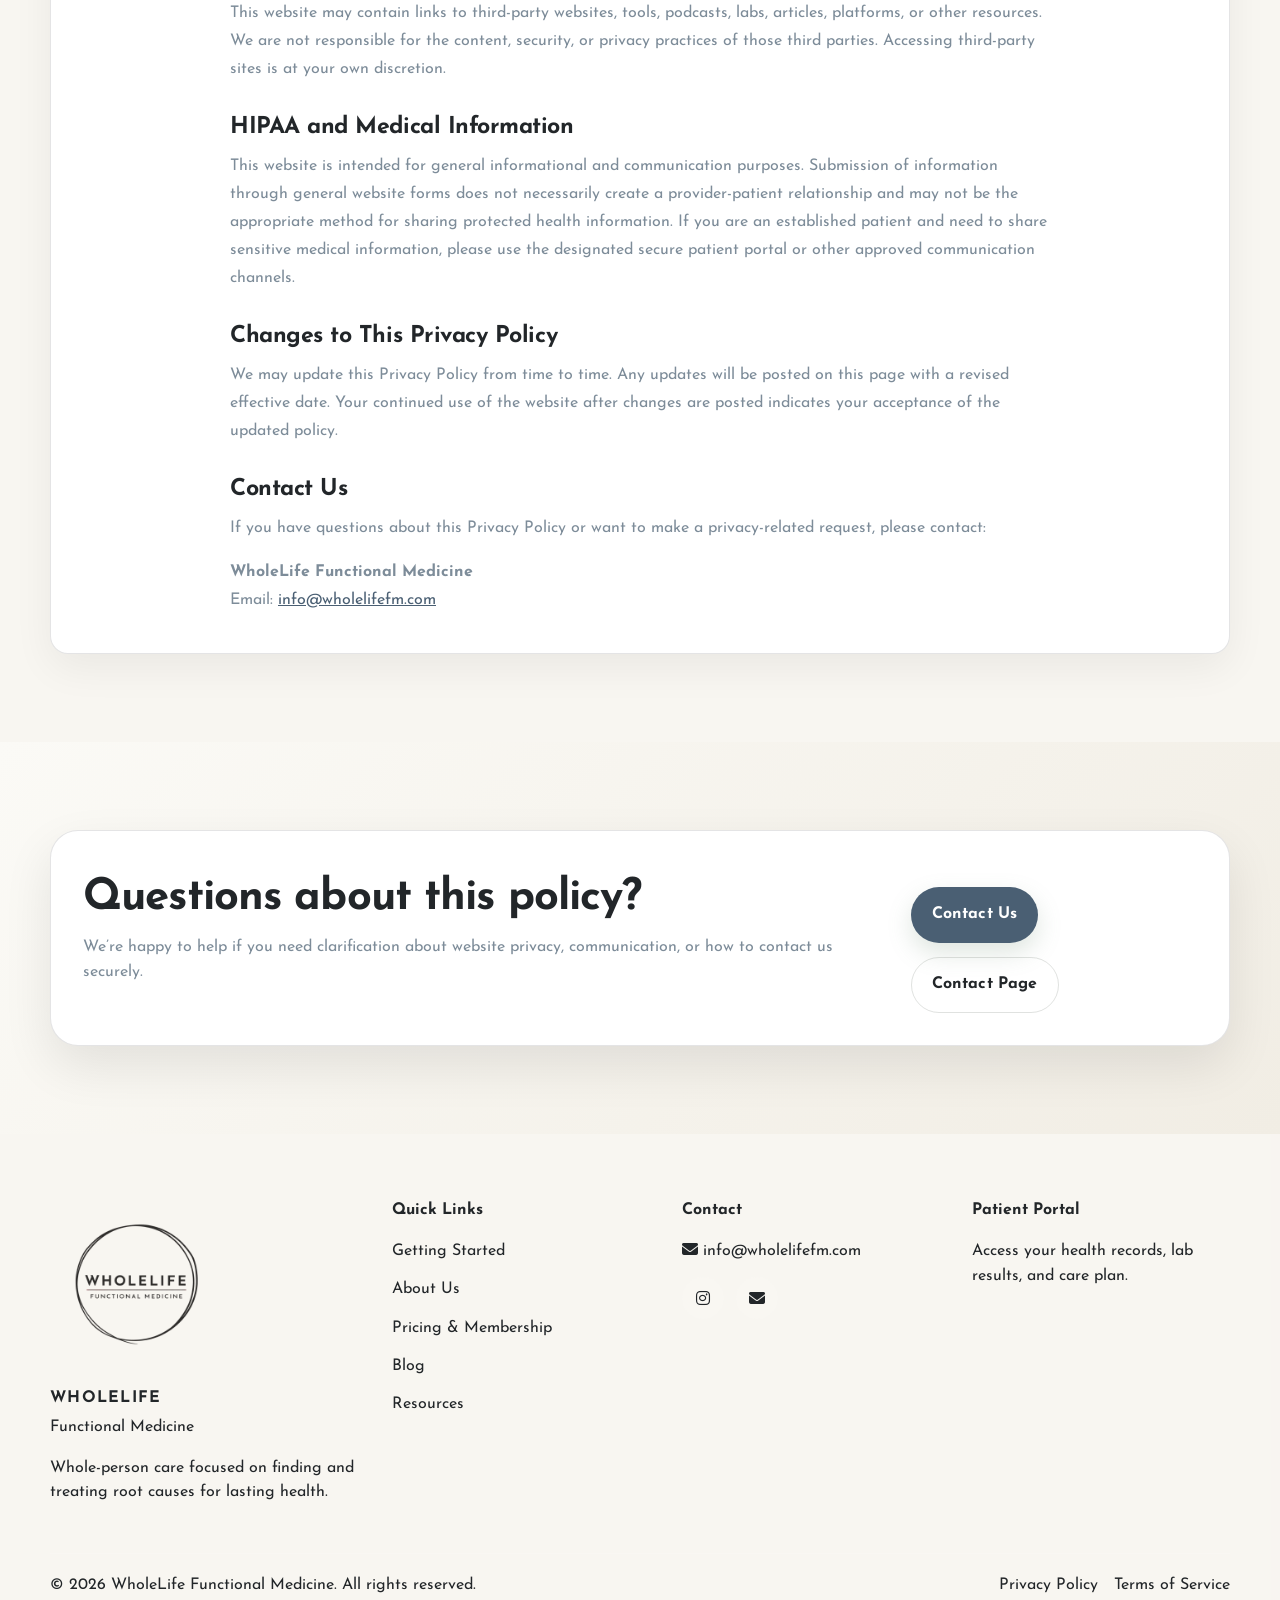
<file: privacy.html>
<!doctype html>
<html lang="en">
<head>
  <meta charset="utf-8" />
  <meta name="viewport" content="width=device-width,initial-scale=1" />
  <title>Privacy Policy | WholeLife Functional Medicine</title>
  <meta name="description" content="Read the Privacy Policy for WholeLife Functional Medicine, including how website information is collected, used, and protected." />
  <link rel="preconnect" href="https://fonts.googleapis.com">
  <link rel="preconnect" href="https://fonts.gstatic.com" crossorigin>
  <link href="https://fonts.googleapis.com/css2?family=Josefin+Sans:wght@300;400;500;600;700&display=swap" rel="stylesheet">
  <link rel="icon" type="image/png" href="assets/logo-wholelife-functional-medicine-dayton-ohio.png">
  <link rel="stylesheet" href="css/styles.css" />
  <link
    rel="stylesheet"
    href="https://cdnjs.cloudflare.com/ajax/libs/font-awesome/6.5.2/css/all.min.css"
    referrerpolicy="no-referrer"
  />
</head>
<body>

<header class="site-header reveal reveal-down" id="siteHeader">
  <div class="container header-inner">
    <a class="brand" href="index.html">
      <img src="assets/logo-wholelife-functional-medicine-dayton-ohio.png" alt="WholeLife Functional Medicine" class="brand-logo" />
      <span class="brand-text">
        <span class="brand-name">WHOLELIFE</span>
        <span class="brand-sub">Functional Medicine</span>
      </span>
    </a>

    <nav class="nav-desktop" aria-label="Main navigation">
      <a class="nav-link" href="index.html">Home</a>
      <a class="nav-link" href="getting-started.html">Getting Started</a>
      <a class="nav-link" href="about.html">About Us</a>
      <a class="nav-link" href="pricing.html">Pricing</a>
      <a class="nav-link" href="blog.html">Blog</a>
      <a class="nav-link" href="resources.html">Resources</a>
    </nav>

    <div class="header-cta">
      <button class="btn btn-outline" data-open-contact>Contact</button>
      <a class="btn btn-primary" href="https://patient-portal-link.com" target="_blank" rel="noopener noreferrer">Patient Portal</a>
    </div>

    <button class="nav-toggle" aria-label="Toggle menu" aria-expanded="false" aria-controls="mobileNav" data-nav-toggle>
      <span class="nav-toggle-bars"></span>
    </button>
  </div>

  <div class="nav-mobile" id="mobileNav" hidden>
    <div class="container nav-mobile-inner" aria-label="Mobile navigation">
      <a class="nav-mobile-link" href="index.html">Home</a>
      <a class="nav-mobile-link" href="getting-started.html">Getting Started</a>
      <a class="nav-mobile-link" href="about.html">About Us</a>
      <a class="nav-mobile-link" href="pricing.html">Pricing</a>
      <a class="nav-mobile-link" href="blog.html">Blog</a>
      <a class="nav-mobile-link" href="resources.html">Resources</a>
      <div class="nav-mobile-cta">
        <button class="btn btn-outline" data-open-contact>Contact</button>
        <a class="btn btn-primary" href="https://patient-portal-link.com" target="_blank" rel="noopener noreferrer">Patient Portal</a>
      </div>
    </div>
  </div>
</header>

<main class="site-main">

<section class="section hero">
  <div class="container narrow center reveal reveal-up">
    <p class="eyebrow">Legal</p>
    <h1>Privacy Policy</h1>
    <p class="lead muted">How WholeLife Functional Medicine collects, uses, and protects information submitted through this website.</p>
    <p class="muted small">Effective Date: March 7, 2026</p>
  </div>
</section>

<section class="section">
  <div class="container narrow">
    <div class="card reveal reveal-up">
      <div class="prose legal-prose">

        <h2>Overview</h2>
        <p>
          WholeLife Functional Medicine (“WholeLife,” “we,” “our,” or “us”) respects your privacy and is committed to protecting the information you share with us through this website. This Privacy Policy explains what information we may collect, how we use it, when we may share it, and the choices available to you.
        </p>
        <p>
          This Privacy Policy applies to information collected through our website, contact forms, and related online interactions. It does not govern information collected through third-party systems, including any patient portal, payment processor, lab provider, scheduling platform, or other third-party service, which may have their own privacy policies and terms.
        </p>

        <h2>Information We Collect</h2>
        <p>We may collect the following categories of information through this website:</p>
        <ul>
          <li><strong>Contact information</strong>, such as your name, email address, phone number, and any information you choose to include in a contact form or message.</li>
          <li><strong>Inquiry details</strong>, such as the type of service you are interested in and the contents of your message.</li>
          <li><strong>Technical information</strong>, such as browser type, device type, IP address, referring pages, approximate location data derived from IP, pages viewed, and general website usage information.</li>
          <li><strong>Form submission and anti-spam data</strong>, such as timestamps, basic metadata, and related information used to detect abuse or spam.</li>
        </ul>

        <h2>How We Use Information</h2>
        <p>We may use the information we collect to:</p>
        <ul>
          <li>Respond to your questions, requests, and inquiries.</li>
          <li>Provide information about services, next steps, or membership options.</li>
          <li>Operate, maintain, and improve our website and user experience.</li>
          <li>Monitor website usage, trends, and performance.</li>
          <li>Detect, prevent, and address spam, fraud, security incidents, or misuse of the website.</li>
          <li>Comply with legal obligations or protect our rights.</li>
        </ul>

        <h2>Website Forms and Communication</h2>
        <p>
          If you submit information through our website forms, we may use that information to contact you regarding your inquiry. Please do not send highly sensitive medical details, diagnosis information, lab results, or other confidential health information through general website contact forms unless you are specifically instructed to do so through a secure method.
        </p>
        <p>
          General website forms are intended for inquiries such as getting started, membership questions, service questions, and other non-emergency communication.
        </p>

        <h2>Patient Portal and Third-Party Platforms</h2>
        <p>
          Our website may link to a patient portal or other third-party platforms for intake, secure communication, scheduling, billing, forms, testing, or records access. Those platforms are operated by third parties and are subject to their own privacy practices, security controls, and terms of use.
        </p>
        <p>
          We encourage you to review the privacy policies of any third-party platform you use through links on our site.
        </p>

        <h2>Cookies and Analytics</h2>
        <p>
          We or our service providers may use cookies, pixels, log files, and similar technologies to understand website traffic, improve functionality, remember preferences, and support site performance. These technologies may collect technical and usage information about how visitors interact with the site.
        </p>
        <p>
          You can usually control cookies through your browser settings. Disabling cookies may affect some website functionality.
        </p>

        <h2>How We Share Information</h2>
        <p>We do not sell your personal information. We may share information in limited circumstances, such as:</p>
        <ul>
          <li>With service providers that help us operate the website, forms, communication tools, hosting, analytics, or related business functions.</li>
          <li>When necessary to comply with applicable law, regulation, legal process, or enforceable governmental request.</li>
          <li>To protect the rights, safety, or property of our practice, website users, or others.</li>
          <li>In connection with a business transfer such as a merger, acquisition, reorganization, or sale of assets, if applicable.</li>
        </ul>

        <h2>Data Retention</h2>
        <p>
          We retain information for as long as reasonably necessary for the purposes described in this Privacy Policy, including responding to inquiries, maintaining business records, improving services, meeting legal obligations, and resolving disputes.
        </p>

        <h2>Data Security</h2>
        <p>
          We use reasonable administrative, technical, and organizational measures designed to help protect information collected through this website. However, no method of transmission over the internet or electronic storage system can be guaranteed to be completely secure, and we cannot guarantee absolute security.
        </p>

        <h2>Your Choices</h2>
        <p>Depending on your situation and applicable law, you may have the ability to:</p>
        <ul>
          <li>Request access to certain personal information we have collected from you.</li>
          <li>Request correction of inaccurate information.</li>
          <li>Request deletion of certain information, subject to legal or operational limitations.</li>
          <li>Opt out of non-essential communications by contacting us directly.</li>
        </ul>
        <p>
          To make a privacy-related request, please contact us using the information listed below.
        </p>

        <h2>Children’s Privacy</h2>
        <p>
          This website is not directed to children under 13, and we do not knowingly collect personal information directly from children through the website without appropriate authorization. If you believe a child has submitted personal information through this site, please contact us so we can review and address the issue.
        </p>

        <h2>Third-Party Links</h2>
        <p>
          This website may contain links to third-party websites, tools, podcasts, labs, articles, platforms, or other resources. We are not responsible for the content, security, or privacy practices of those third parties. Accessing third-party sites is at your own discretion.
        </p>

        <h2>HIPAA and Medical Information</h2>
        <p>
          This website is intended for general informational and communication purposes. Submission of information through general website forms does not necessarily create a provider-patient relationship and may not be the appropriate method for sharing protected health information. If you are an established patient and need to share sensitive medical information, please use the designated secure patient portal or other approved communication channels.
        </p>

        <h2>Changes to This Privacy Policy</h2>
        <p>
          We may update this Privacy Policy from time to time. Any updates will be posted on this page with a revised effective date. Your continued use of the website after changes are posted indicates your acceptance of the updated policy.
        </p>

        <h2>Contact Us</h2>
        <p>
          If you have questions about this Privacy Policy or want to make a privacy-related request, please contact:
        </p>
        <p>
          <strong>WholeLife Functional Medicine</strong><br>
          Email: <a href="mailto:info@wholelifefm.com">info@wholelifefm.com</a><br>
        </p>

      </div>
    </div>
  </div>
</section>

<section class="section cta-banner reveal reveal-up">
  <div class="container cta-inner">
    <div>
      <h2>Questions about this policy?</h2>
      <p class="muted">We’re happy to help if you need clarification about website privacy, communication, or how to contact us securely.</p>
    </div>
    <div class="btn-row">
      <button class="btn btn-primary" data-open-contact>Contact Us</button>
      <a class="btn btn-outline" href="contact.html">Contact Page</a>
    </div>
  </div>
</section>

</main>

  <footer class="site-footer reveal reveal-up">
    <div class="container footer-grid">
      <div class="footer-brand">
        <img src="assets/logo-wholelife-functional-medicine-dayton-ohio.png" alt="WholeLife" class="footer-logo" />
        <p class="footer-title">WHOLELIFE</p>
        <p class="footer-sub">Functional Medicine</p>
        <p class="footer-note">Whole-person care focused on finding and treating root causes for lasting health.</p>
      </div>

      <div class="footer-col">
        <h4>Quick Links</h4>
        <ul class="footer-links">
          <li><a href="getting-started.html">Getting Started</a></li>
          <li><a href="about.html">About Us</a></li>
          <li><a href="pricing.html">Pricing & Membership</a></li>
          <li><a href="blog.html">Blog</a></li>
          <li><a href="resources.html">Resources</a></li>
        </ul>
      </div>

      <div class="footer-col">
        <h4>Contact</h4>
        <ul class="footer-links">
          <li><a href="mailto:info@wholelifefm.com"><i class="fa-solid fa-envelope"></i> info@wholelifefm.com</a></li>
         
          <li class="social-row">
          <a href="https://www.instagram.com/wholelifeFM" aria-label="Instagram" class="social-icon"><i class="fa-brands fa-instagram"></i></a>
            <a href="mailto:info@wholelifefm.com" aria-label="Email" class="social-icon"><i
                class="fa-solid fa-envelope"></i></a>
          </li>
        </ul>
      </div>

      <div class="footer-col">
        <h4>Patient Portal</h4>
        <p class="muted">Access your health records, lab results, and care plan.</p>
        <a class="btn btn-light" href="https://patient-portal-link.com" target="_blank" rel="noopener noreferrer">Go to
          Portal</a>
      </div>
    </div>

    <div class="container footer-bottom">
      <p>© <span id="year"></span> WholeLife Functional Medicine. All rights reserved.</p>

<script>
  document.getElementById("year").textContent = new Date().getFullYear();
</script>
      <div class="footer-legal">
        <a href="privacy.html">Privacy Policy</a>
        <a href="terms.html">Terms of Service</a>
      </div>
    </div>
  </footer>

  <div class="modal" id="contactModal" role="dialog" aria-modal="true" aria-label="Contact form" hidden>
    <div class="modal-overlay" data-close-contact></div>
    <div class="modal-card" role="document">
      <button class="modal-close" aria-label="Close" data-close-contact>×</button>

      <div class="modal-body" id="contactFormWrap">
        <h3>Get in Touch</h3>
        <p class="muted small">
          Have a question? Fill out the form below or email us at
          <a href="mailto:info@wholelifefm.com">info@wholelifefm.com</a>.
        </p>

        <form id="contactForm" action="https://api.web3forms.com/submit" method="POST">
          <input type="hidden" name="access_key" value="2c9bc90f-520f-44e3-840c-b6f389e1564d">
          <input type="hidden" name="subject" value="New Website Contact Submission">
          <input type="hidden" name="from_name" value="Website Contact Form">
          <input type="checkbox" name="botcheck" class="hidden" style="display: none;">

          <div class="field">
            <label for="contactName">Full Name <span>*</span></label>
            <input id="contactName" name="name" type="text" required maxlength="100" />
            <p class="field-error" data-error-for="name"></p>
          </div>

          <div class="field">
            <label for="contactEmail">Email <span>*</span></label>
            <input id="contactEmail" name="email" type="email" required maxlength="255" />
            <p class="field-error" data-error-for="email"></p>
          </div>

          <div class="field">
            <label for="contactPhone">Phone <span class="muted small">(optional)</span></label>
            <input id="contactPhone" name="phone" type="tel" maxlength="20" />
          </div>

          <div class="field">
            <label for="contactService">Service Interested In <span>*</span></label>
            <select id="contactService" name="service" required>
              <option value="">Select a service...</option>
              <option value="New Patient Inquiry">New Patient Inquiry</option>
              <option value="Membership Questions">Membership Questions</option>
              <option value="Lab Testing">Lab Testing</option>
              <option value="Gut Health">Gut Health</option>
              <option value="Hormone Health">Hormone Health</option>
              <option value="Weight & Metabolic Health">Weight & Metabolic Health</option>
              <option value="Other">Other</option>
            </select>
            <p class="field-error" data-error-for="service"></p>
          </div>

          <div class="field">
            <label for="contactMessage">Message <span>*</span></label>
            <textarea id="contactMessage" name="message" rows="4" required maxlength="1000"></textarea>
            <p class="field-error" data-error-for="message"></p>
          </div>

          <div class="h-captcha" data-captcha="true"></div>
          <script src="https://web3forms.com/client/script.js" async defer></script>

          <input type="hidden" name="redirect" value="https://www.wholelifefm.com/thank-you.html">

          <button class="btn btn-primary btn-block" type="submit">
            <i class="fa-solid fa-paper-plane"></i> Send Message
          </button>
        </form>
      </div>

      <div class="modal-body" id="contactSuccess" hidden>
        <div class="success">
          <div class="success-badge">✓</div>
          <h3>Message Sent!</h3>
          <p class="muted">Thank you for reaching out. We'll get back to you within 24–48 hours.</p>
          <button class="btn btn-primary" data-close-contact>Close</button>
        </div>
      </div>
    </div>
  </div>

  <script src="js/main.js" defer></script>
</body>

</html>
</file>
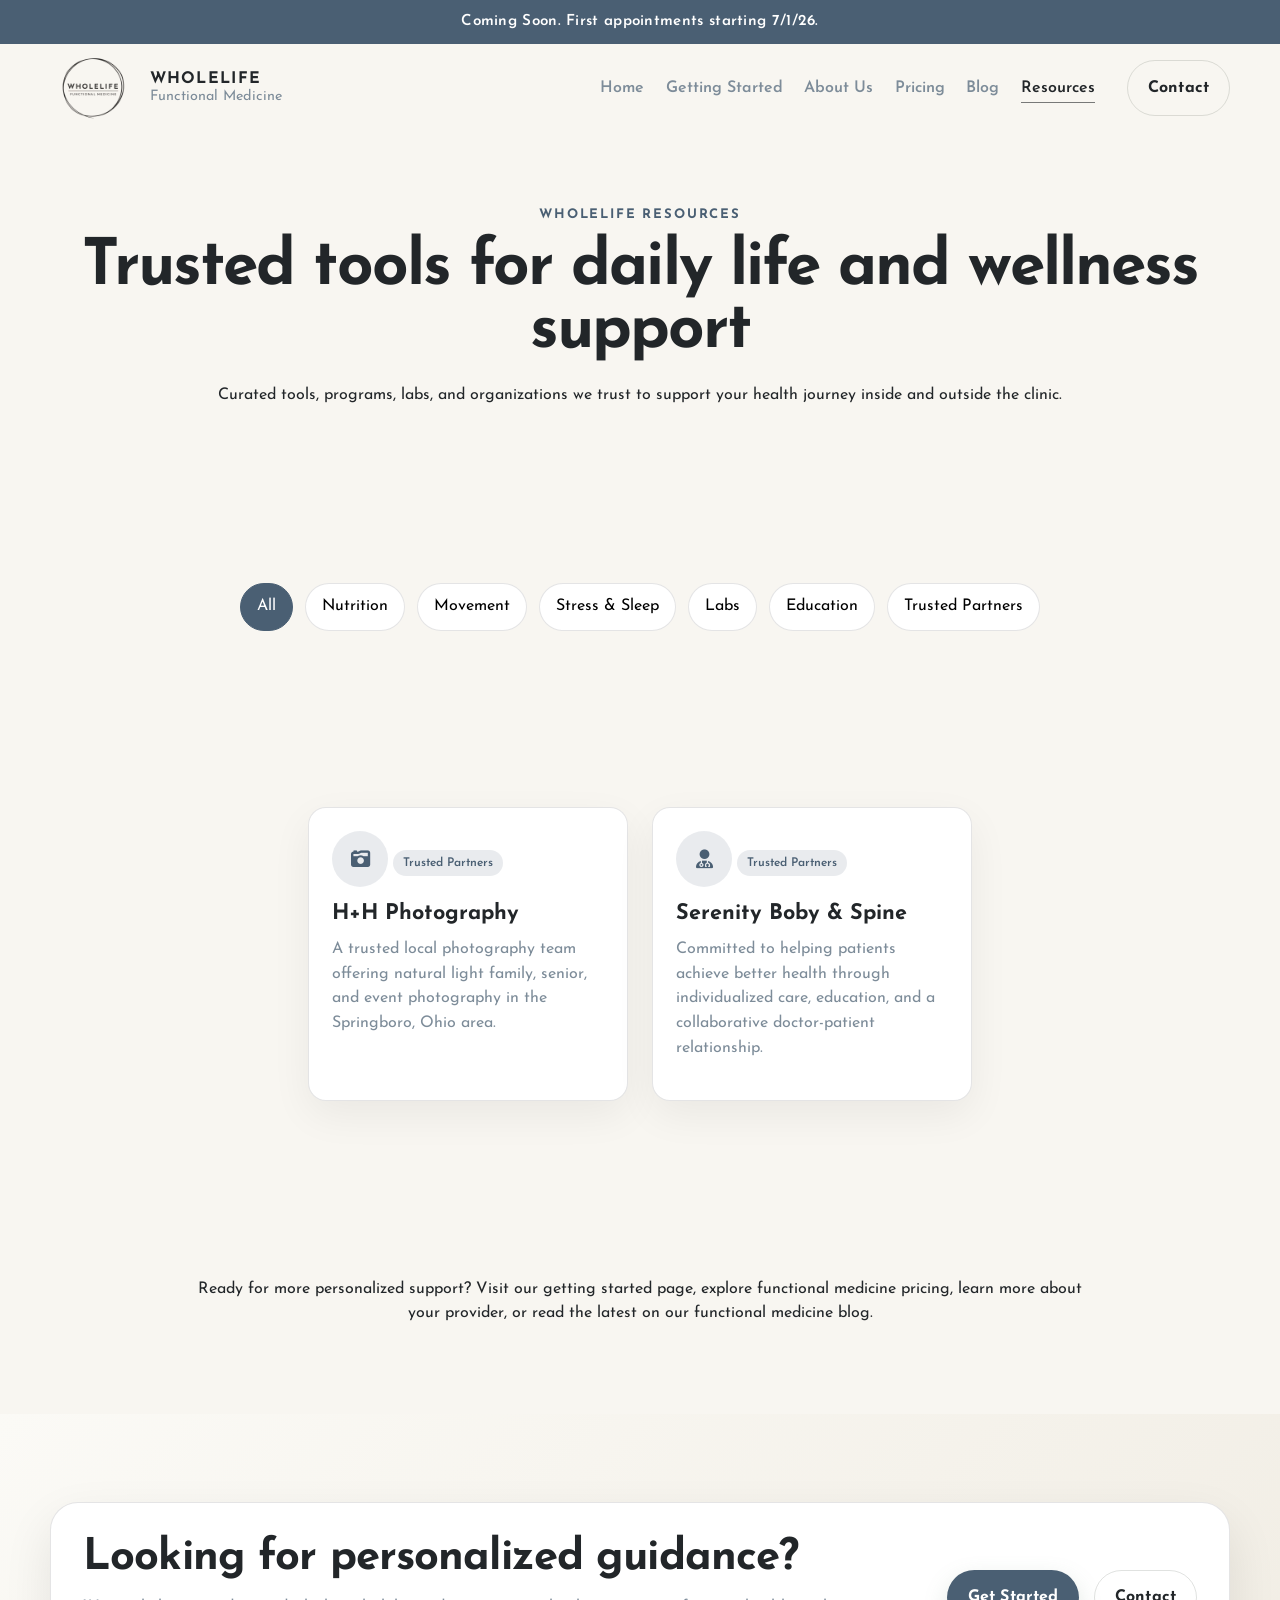
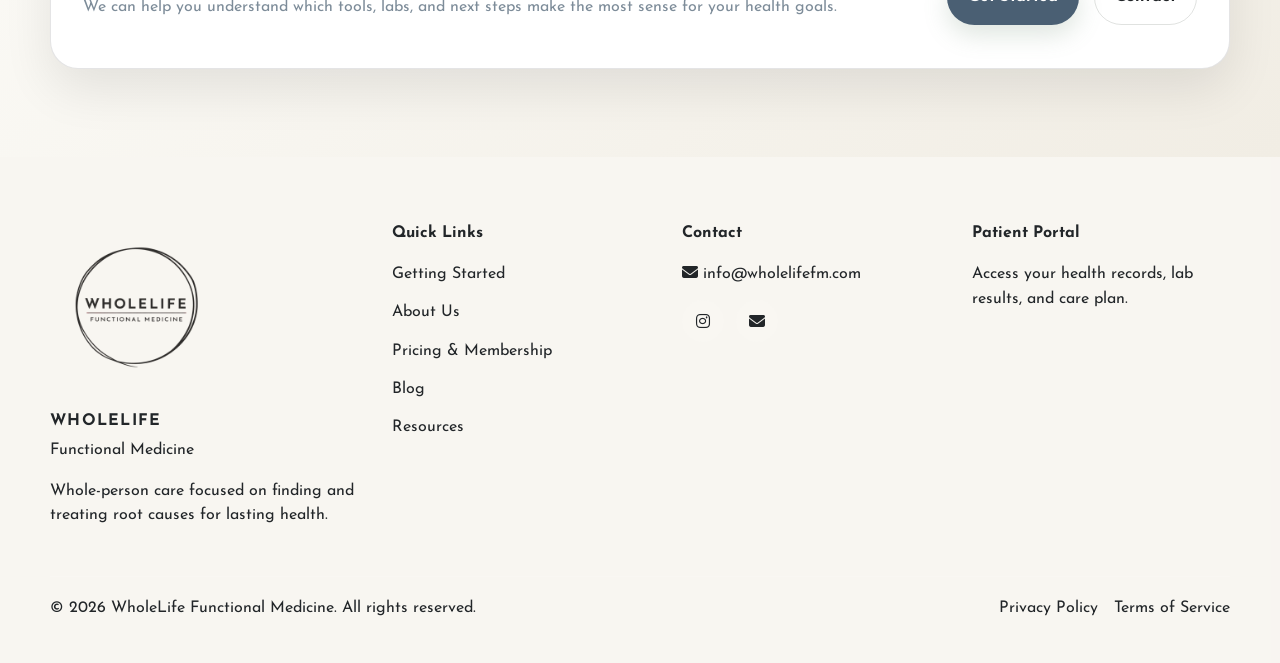
<file: resources.html>
<!doctype html>
<html lang="en">
<head>
  <meta charset="utf-8" />
  <meta name="viewport" content="width=device-width, initial-scale=1" />

  <title>Functional Medicine Resources in Ohio | WholeLife Functional Medicine</title>
  <meta name="description" content="Explore trusted functional medicine resources, wellness tools, labs, education, and recommended partners from WholeLife Functional Medicine in Dayton, Ohio." />
  <meta name="keywords" content="functional medicine resources, wellness resources Ohio, Dayton functional medicine, trusted wellness partners, functional medicine tools, WholeLife Functional Medicine" />
  <meta name="author" content="WholeLife Functional Medicine" />
  <meta name="robots" content="index, follow, max-image-preview:large, max-snippet:-1, max-video-preview:-1" />
  <meta name="googlebot" content="index, follow, max-image-preview:large, max-snippet:-1, max-video-preview:-1" />

  <link rel="canonical" href="https://www.wholelifefm.com/resources.html" />

  <link rel="icon" type="image/png" href="https://www.wholelifefm.com/assets/logo-wholelife-functional-medicine-dayton-ohio.png" />
  <link rel="apple-touch-icon" href="https://www.wholelifefm.com/assets/logo-wholelife-functional-medicine-dayton-ohio.png" />

  <meta property="og:type" content="website" />
  <meta property="og:site_name" content="WholeLife Functional Medicine" />
  <meta property="og:title" content="Functional Medicine Resources in Ohio | WholeLife Functional Medicine" />
  <meta property="og:description" content="Explore trusted wellness tools, labs, education, and recommended partners from WholeLife Functional Medicine in Dayton, Ohio." />
  <meta property="og:url" content="https://www.wholelifefm.com/resources.html" />
  <meta property="og:image" content="https://www.wholelifefm.com/assets/wholelife-functional-medicine-resources.jpg" />
  <meta property="og:image:alt" content="Trusted functional medicine resources and wellness support" />
  <meta property="og:locale" content="en_US" />

  <meta name="twitter:card" content="summary_large_image" />
  <meta name="twitter:title" content="Functional Medicine Resources in Ohio | WholeLife Functional Medicine" />
  <meta name="twitter:description" content="Explore trusted wellness tools, labs, education, and recommended partners from WholeLife Functional Medicine." />
  <meta name="twitter:image" content="https://www.wholelifefm.com/assets/wholelife-functional-medicine-resources.jpg" />

  <link rel="preconnect" href="https://fonts.googleapis.com">
  <link rel="preconnect" href="https://fonts.gstatic.com" crossorigin>
  <link href="https://fonts.googleapis.com/css2?family=Josefin+Sans:wght@300;400;500;600;700&display=swap" rel="stylesheet">
  <link rel="stylesheet" href="css/styles.css" />
  <link
    rel="stylesheet"
    href="https://cdnjs.cloudflare.com/ajax/libs/font-awesome/6.5.2/css/all.min.css"
    referrerpolicy="no-referrer"
  />

  <script type="application/ld+json">
  {
    "@context": "https://schema.org",
    "@graph": [
      {
        "@type": "MedicalBusiness",
        "@id": "https://www.wholelifefm.com/#medicalbusiness",
        "name": "WholeLife Functional Medicine",
        "url": "https://www.wholelifefm.com/",
        "logo": "https://www.wholelifefm.com/assets/logo-wholelife-functional-medicine-dayton-ohio.png",
        "image": "https://www.wholelifefm.com/assets/wholelife-functional-medicine-resources.jpg",
        "description": "WholeLife Functional Medicine provides personalized, root-cause care in Dayton, Ohio and virtual functional medicine services across Ohio.",
        "email": "info@wholelifefm.com",
        "address": {
          "@type": "PostalAddress",
          "addressLocality": "Dayton",
          "addressRegion": "OH",
          "addressCountry": "US"
        },
        "areaServed": {
          "@type": "State",
          "name": "Ohio"
        }
      },
      {
        "@type": "WebPage",
        "@id": "https://www.wholelifefm.com/resources.html#webpage",
        "url": "https://www.wholelifefm.com/resources.html",
        "name": "Functional Medicine Resources in Ohio | WholeLife Functional Medicine",
        "description": "Trusted wellness tools, labs, education, and partners recommended by WholeLife Functional Medicine.",
        "about": {
          "@id": "https://www.wholelifefm.com/#medicalbusiness"
        }
      },
      {
        "@type": "ItemList",
        "@id": "https://www.wholelifefm.com/resources.html#resources",
        "name": "WholeLife Functional Medicine Resources",
        "itemListElement": [
          {
            "@type": "ListItem",
            "position": 1,
            "url": "https://phhotos.com/",
            "name": "H+H Photography"
          }
        ]
      }
    ]
  }
  </script>
</head>
<body>
<div class="site-topbar">
  <div class="container">
    <p>Coming Soon. First appointments starting 7/1/26.</p>
  </div>
</div>
<header class="site-header reveal reveal-down" id="siteHeader">
  <div class="container header-inner">
    <a class="brand" href="index.html">
      <img src="assets/logo-wholelife-functional-medicine-dayton-ohio.png" alt="WholeLife Functional Medicine" class="brand-logo" />
      <span class="brand-text">
        <span class="brand-name">WHOLELIFE</span>
        <span class="brand-sub">Functional Medicine</span>
      </span>
    </a>

    <nav class="nav-desktop" aria-label="Main navigation">
      <a class="nav-link" href="index.html">Home</a>
      <a class="nav-link" href="getting-started.html">Getting Started</a>
      <a class="nav-link" href="about.html">About Us</a>
      <a class="nav-link" href="pricing.html">Pricing</a>
      <a class="nav-link" href="blog.html">Blog</a>
      <a class="nav-link active" href="resources.html">Resources</a>
    </nav>

    <div class="header-cta">
      <button class="btn btn-outline" data-open-contact>Contact</button>
      <a class="btn btn-primary" href="https://patient-portal-link.com" target="_blank" rel="noopener noreferrer">Patient Portal</a>
    </div>

    <button class="nav-toggle" aria-label="Toggle menu" aria-expanded="false" aria-controls="mobileNav" data-nav-toggle>
      <span class="nav-toggle-bars"></span>
    </button>
  </div>

  <div class="nav-mobile" id="mobileNav" hidden>
    <div class="container nav-mobile-inner" aria-label="Mobile navigation">
      <a class="nav-mobile-link" href="index.html">Home</a>
      <a class="nav-mobile-link" href="getting-started.html">Getting Started</a>
      <a class="nav-mobile-link" href="about.html">About Us</a>
      <a class="nav-mobile-link" href="pricing.html">Pricing</a>
      <a class="nav-mobile-link" href="blog.html">Blog</a>
      <a class="nav-mobile-link active" href="resources.html">Resources</a>
      <div class="nav-mobile-cta">
        <button class="btn btn-outline" data-open-contact>Contact</button>
        <a class="btn btn-primary" href="https://patient-portal-link.com" target="_blank" rel="noopener noreferrer">Patient Portal</a>
      </div>
    </div>
  </div>
</header>

<main class="site-main">

<section class="section hero">
  <div class="container narrow center reveal reveal-up">
    <p class="eyebrow">WholeLife Resources</p>
    <h1>Trusted tools for daily life and wellness support</h1>
    <p>Curated tools, programs, labs, and organizations we trust to support your health journey inside and outside the clinic.</p>
  </div>
</section>

<section class="section">
  <div class="container center reveal reveal-up">
    <div class="chip-row" data-resource-filters>
      <button class="chip active" data-filter="All">All</button>
      <button class="chip" data-filter="Nutrition">Nutrition</button>
      <button class="chip" data-filter="Movement">Movement</button>
      <button class="chip" data-filter="Stress & Sleep">Stress & Sleep</button>
      <button class="chip" data-filter="Labs">Labs</button>
      <button class="chip" data-filter="Education">Education</button>
      <button class="chip" data-filter="Trusted Partners">Trusted Partners</button>
    </div>
  </div>
</section>

<section class="section">
  <div class="container">
    <div class="card-grid three" id="resourceGrid">
      <a
        class="card resource-card reveal reveal-up stagger-item"
        href="https://phhotos.com/"
        target="_blank"
        rel="noopener noreferrer"
        data-category="Trusted Partners"
      >
        <div class="card-icon"><i class="fa-solid fa-camera-retro"></i></div>
        <span class="tag">Trusted Partners</span>
        <h3>H+H Photography</h3>
        <p class="muted">A trusted local photography team offering natural light family, senior, and event photography in the Springboro, Ohio area.</p>
      </a>

      <a
        class="card resource-card reveal reveal-up stagger-item"
        href="https://www.serenitybodyandspine.com/"
        target="_blank"
        rel="noopener noreferrer"
        data-category="Trusted Partners"
      >
        <div class="card-icon"><i class="fa-solid fa-user-doctor"></i></div>
        <span class="tag">Trusted Partners</span>
        <h3>Serenity Boby & Spine</h3>
        <p class="muted">Committed to helping patients achieve better health through individualized care, education, and a collaborative doctor-patient relationship.​</p>
      </a>
    </div>
    
  </div>
</section>

<section class="section">
  <div class="container">
    <div class="seo-links">
      <p>
        Ready for more personalized support? Visit our <a href="getting-started.html">getting started page</a>,
        explore <a href="pricing.html">functional medicine pricing</a>,
        learn more <a href="about.html">about your provider</a>,
        or read the latest on our <a href="blog.html">functional medicine blog</a>.
      </p>
    </div>
  </div>
</section>

<section class="section cta-banner reveal reveal-up">
  <div class="container cta-inner">
    <div>
      <h2>Looking for personalized guidance?</h2>
      <p class="muted">We can help you understand which tools, labs, and next steps make the most sense for your health goals.</p>
    </div>
    <div class="btn-row">
      <a class="btn btn-primary" href="getting-started.html">Get Started</a>
      <button class="btn btn-outline" data-open-contact>Contact</button>
    </div>
  </div>
</section>

</main>

<footer class="site-footer reveal reveal-up">
  <div class="container footer-grid">
    <div class="footer-brand">
      <img src="assets/logo-wholelife-functional-medicine-dayton-ohio.png" alt="WholeLife Functional Medicine" class="footer-logo" />
      <p class="footer-title">WHOLELIFE</p>
      <p class="footer-sub">Functional Medicine</p>
      <p class="footer-note">Whole-person care focused on finding and treating root causes for lasting health.</p>
    </div>

    <div class="footer-col">
      <h4>Quick Links</h4>
      <ul class="footer-links">
        <li><a href="getting-started.html">Getting Started</a></li>
        <li><a href="about.html">About Us</a></li>
        <li><a href="pricing.html">Pricing & Membership</a></li>
        <li><a href="blog.html">Blog</a></li>
        <li><a href="resources.html">Resources</a></li>
      </ul>
    </div>

    <div class="footer-col">
      <h4>Contact</h4>
      <ul class="footer-links">
        <li><a href="mailto:info@wholelifefm.com"><i class="fa-solid fa-envelope"></i> info@wholelifefm.com</a></li>
        <li class="social-row">
         <a href="https://www.instagram.com/wholelifeFM" aria-label="Instagram" class="social-icon"><i class="fa-brands fa-instagram"></i></a>
          <a href="mailto:info@wholelifefm.com" aria-label="Email" class="social-icon"><i class="fa-solid fa-envelope"></i></a>
        </li>
      </ul>
    </div>

    <div class="footer-col">
      <h4>Patient Portal</h4>
      <p class="muted">Access your health records, lab results, and care plan.</p>
      <a class="btn btn-light" href="https://patient-portal-link.com" target="_blank" rel="noopener noreferrer">Go to Portal</a>
    </div>
  </div>

  <div class="container footer-bottom">
    <p>© <span id="year"></span> WholeLife Functional Medicine. All rights reserved.</p>
    <div class="footer-legal">
      <a href="privacy.html">Privacy Policy</a>
      <a href="terms.html">Terms of Service</a>
    </div>
  </div>
</footer>

<div class="modal" id="contactModal" role="dialog" aria-modal="true" aria-label="Contact form" hidden>
  <div class="modal-overlay" data-close-contact></div>
  <div class="modal-card" role="document">
    <button class="modal-close" aria-label="Close" data-close-contact>×</button>

    <div class="modal-body" id="contactFormWrap">
      <h3>Get in Touch</h3>
      <p class="muted small">
        Have a question? Fill out the form below or email us at
        <a href="mailto:info@wholelifefm.com">info@wholelifefm.com</a>.
      </p>

      <form id="contactForm" action="https://api.web3forms.com/submit" method="POST">
        <input type="hidden" name="access_key" value="2c9bc90f-520f-44e3-840c-b6f389e1564d">
        <input type="hidden" name="subject" value="New Website Contact Submission">
        <input type="hidden" name="from_name" value="Website Contact Form">
        <input type="checkbox" name="botcheck" class="hidden" style="display: none;">

        <div class="field">
          <label for="contactName">Full Name <span>*</span></label>
          <input id="contactName" name="name" type="text" required maxlength="100" />
          <p class="field-error" data-error-for="name"></p>
        </div>

        <div class="field">
          <label for="contactEmail">Email <span>*</span></label>
          <input id="contactEmail" name="email" type="email" required maxlength="255" />
          <p class="field-error" data-error-for="email"></p>
        </div>

        <div class="field">
          <label for="contactPhone">Phone <span class="muted small">(optional)</span></label>
          <input id="contactPhone" name="phone" type="tel" maxlength="20" />
        </div>

        <div class="field">
          <label for="contactService">Service Interested In <span>*</span></label>
          <select id="contactService" name="service" required>
            <option value="">Select a service...</option>
            <option value="New Patient Inquiry">New Patient Inquiry</option>
            <option value="Membership Questions">Membership Questions</option>
            <option value="Lab Testing">Lab Testing</option>
            <option value="Gut Health">Gut Health</option>
            <option value="Hormone Health">Hormone Health</option>
            <option value="Weight & Metabolic Health">Weight & Metabolic Health</option>
            <option value="Other">Other</option>
          </select>
          <p class="field-error" data-error-for="service"></p>
        </div>

        <div class="field">
          <label for="contactMessage">Message <span>*</span></label>
          <textarea id="contactMessage" name="message" rows="4" required maxlength="1000"></textarea>
          <p class="field-error" data-error-for="message"></p>
        </div>

        <div class="h-captcha" data-captcha="true"></div>
        <script src="https://web3forms.com/client/script.js" async defer></script>

        <input type="hidden" name="redirect" value="https://www.wholelifefm.com/thank-you.html">

        <button class="btn btn-primary btn-block" type="submit">
          <i class="fa-solid fa-paper-plane"></i> Send Message
        </button>
      </form>
    </div>

    <div class="modal-body" id="contactSuccess" hidden>
      <div class="success">
        <div class="success-badge">✓</div>
        <h3>Message Sent!</h3>
        <p class="muted">Thank you for reaching out. We'll get back to you within 24–48 hours.</p>
        <button class="btn btn-primary" data-close-contact>Close</button>
      </div>
    </div>
  </div>
</div>

<script>
  document.getElementById("year").textContent = new Date().getFullYear();
</script>
<script src="js/main.js" defer></script>
</body>
</html>
</file>
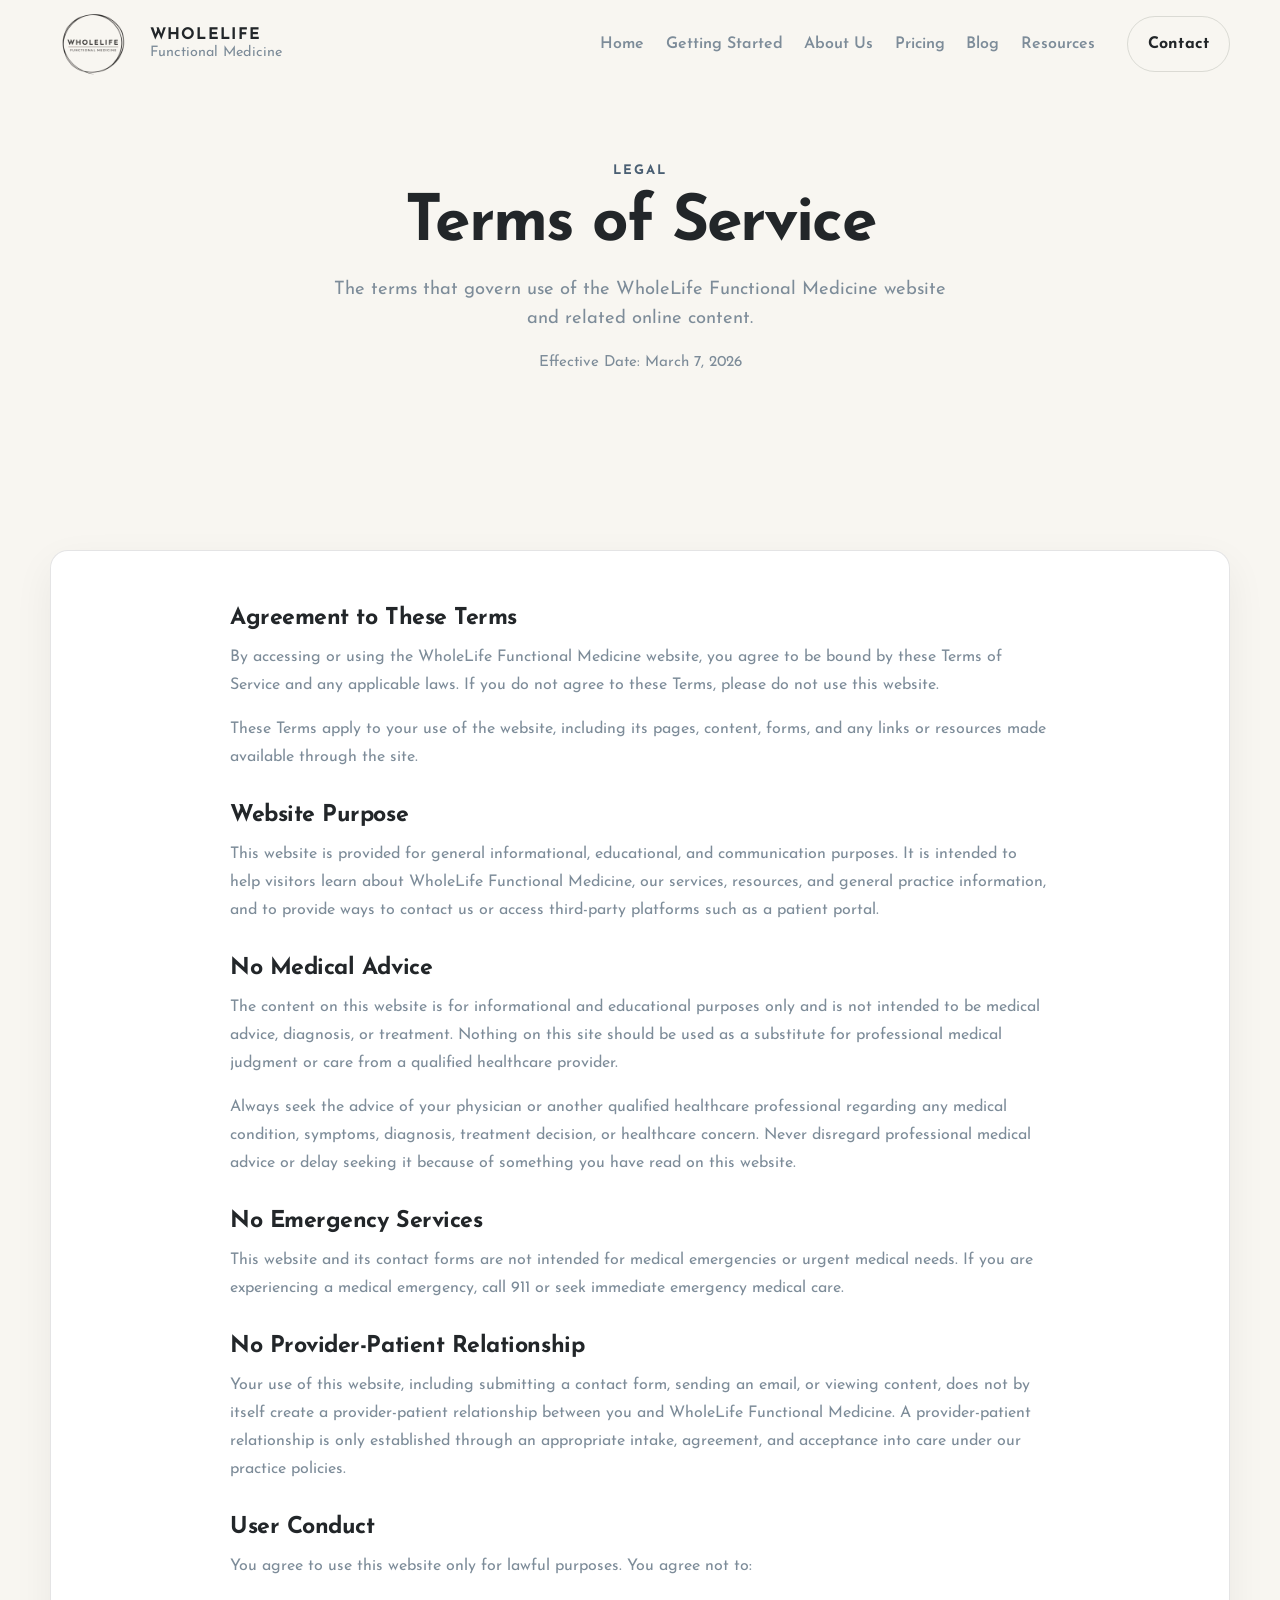
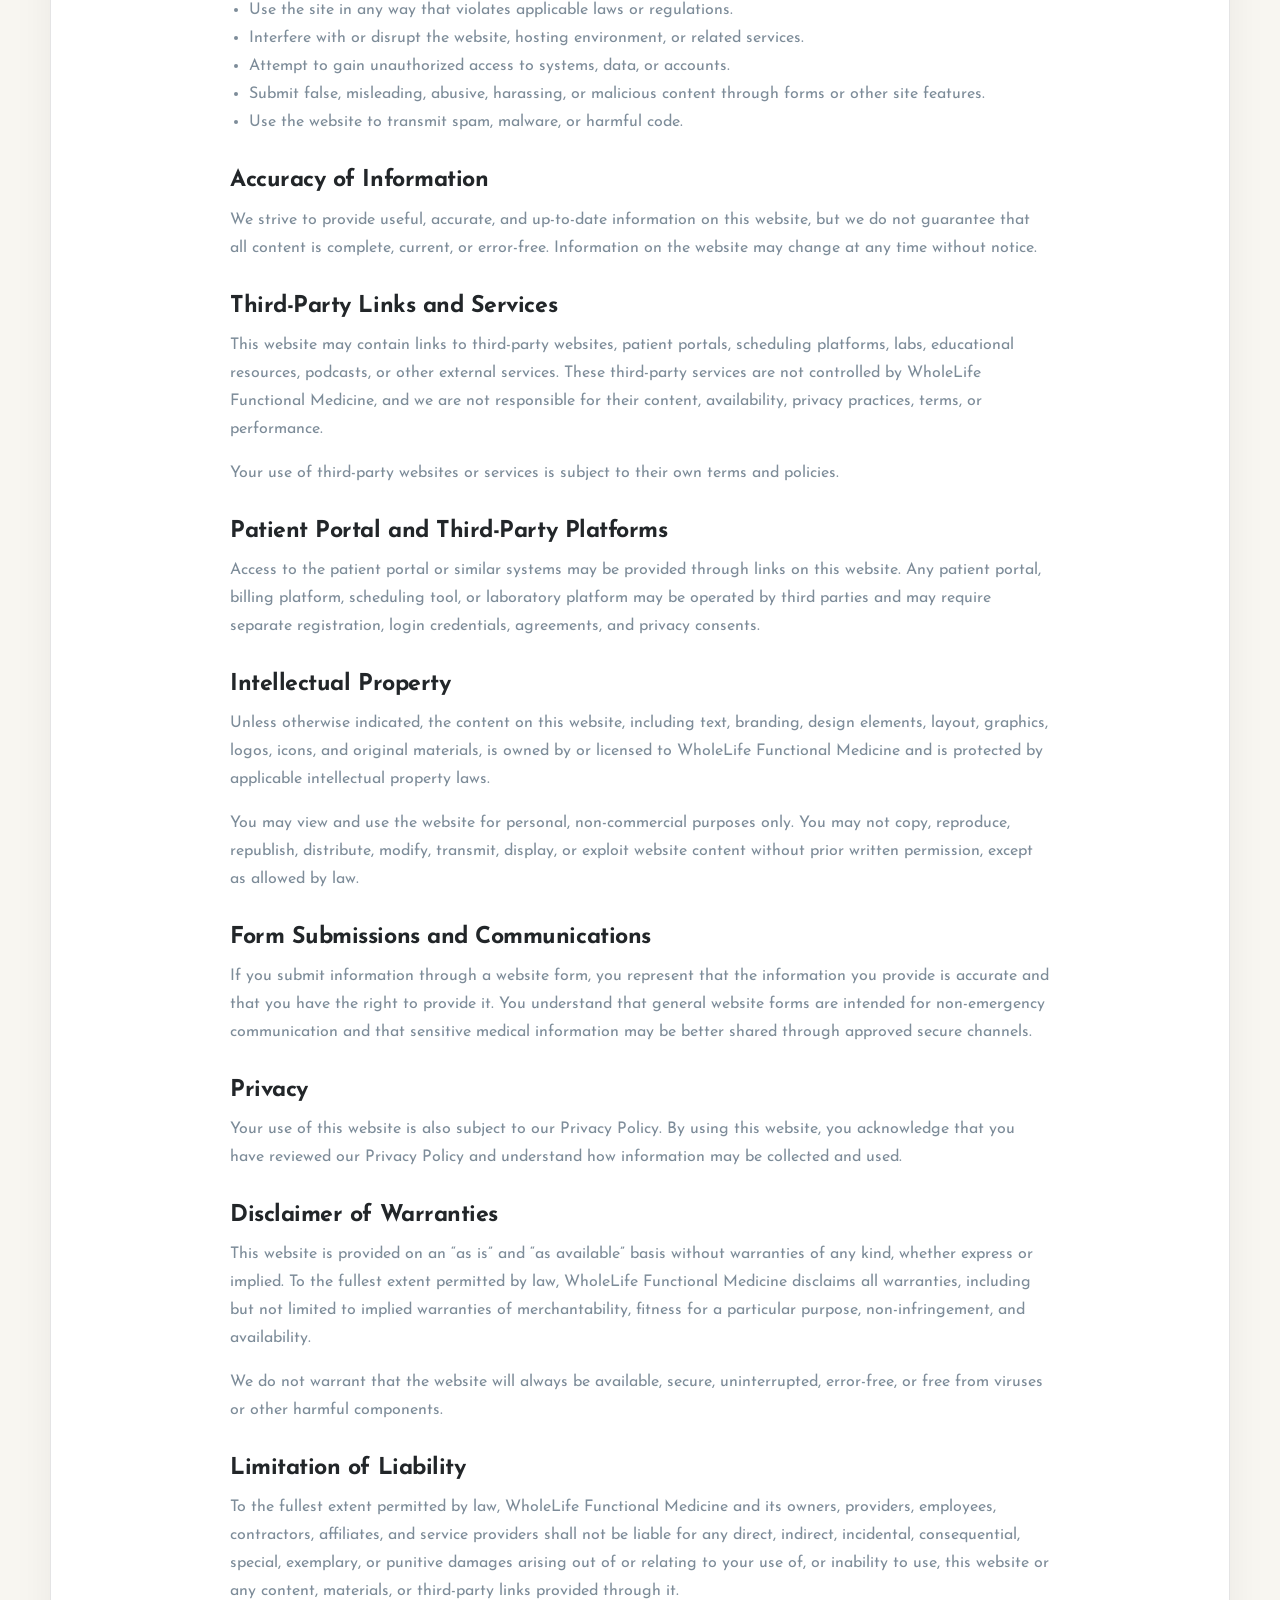
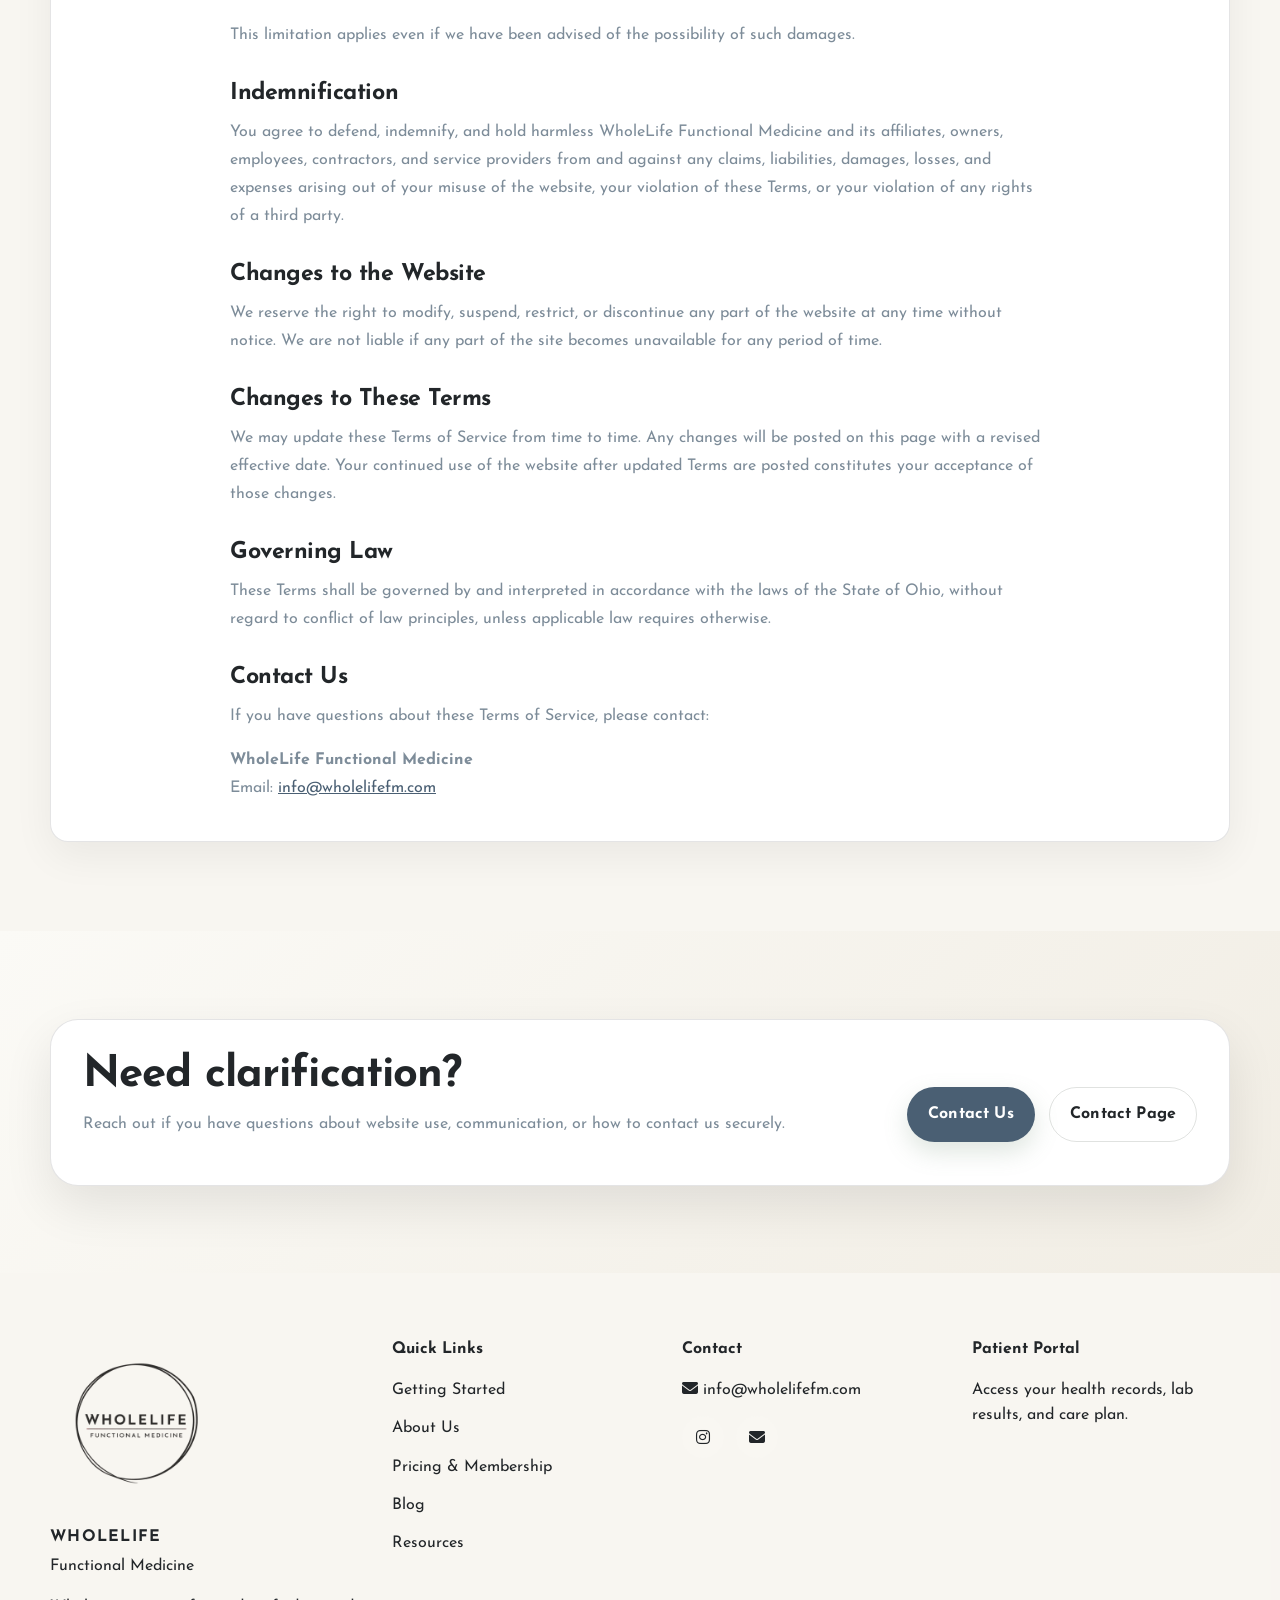
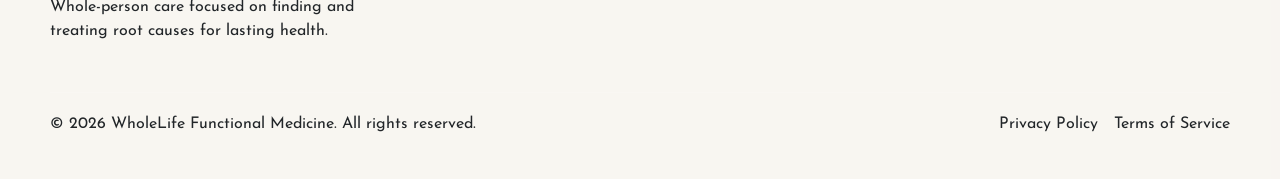
<file: terms.html>
<!doctype html>
<html lang="en">
<head>
  <meta charset="utf-8" />
  <meta name="viewport" content="width=device-width,initial-scale=1" />
  <title>Terms of Service | WholeLife Functional Medicine</title>
  <meta name="description" content="Read the Terms of Service for WholeLife Functional Medicine, including website use, disclaimers, and limitations of liability." />
  <link rel="preconnect" href="https://fonts.googleapis.com">
  <link rel="preconnect" href="https://fonts.gstatic.com" crossorigin>
  <link href="https://fonts.googleapis.com/css2?family=Josefin+Sans:wght@300;400;500;600;700&display=swap" rel="stylesheet">
  <link rel="icon" type="image/png" href="assets/logo-wholelife-functional-medicine-dayton-ohio.png"/>
  <link rel="stylesheet" href="css/styles.css" />
  <link
    rel="stylesheet"
    href="https://cdnjs.cloudflare.com/ajax/libs/font-awesome/6.5.2/css/all.min.css"
    referrerpolicy="no-referrer"
  />
</head>
<body>

<header class="site-header reveal reveal-down" id="siteHeader">
  <div class="container header-inner">
    <a class="brand" href="index.html">
      <img src="assets/logo-wholelife-functional-medicine-dayton-ohio.png" alt="WholeLife Functional Medicine" class="brand-logo" />
      <span class="brand-text">
        <span class="brand-name">WHOLELIFE</span>
        <span class="brand-sub">Functional Medicine</span>
      </span>
    </a>

    <nav class="nav-desktop" aria-label="Main navigation">
      <a class="nav-link" href="index.html">Home</a>
      <a class="nav-link" href="getting-started.html">Getting Started</a>
      <a class="nav-link" href="about.html">About Us</a>
      <a class="nav-link" href="pricing.html">Pricing</a>
      <a class="nav-link" href="blog.html">Blog</a>
      <a class="nav-link" href="resources.html">Resources</a>
    </nav>

    <div class="header-cta">
      <button class="btn btn-outline" data-open-contact>Contact</button>
      <a class="btn btn-primary" href="https://patient-portal-link.com" target="_blank" rel="noopener noreferrer">Patient Portal</a>
    </div>

    <button class="nav-toggle" aria-label="Toggle menu" aria-expanded="false" aria-controls="mobileNav" data-nav-toggle>
      <span class="nav-toggle-bars"></span>
    </button>
  </div>

  <div class="nav-mobile" id="mobileNav" hidden>
    <div class="container nav-mobile-inner" aria-label="Mobile navigation">
      <a class="nav-mobile-link" href="index.html">Home</a>
      <a class="nav-mobile-link" href="getting-started.html">Getting Started</a>
      <a class="nav-mobile-link" href="about.html">About Us</a>
      <a class="nav-mobile-link" href="pricing.html">Pricing</a>
      <a class="nav-mobile-link" href="blog.html">Blog</a>
      <a class="nav-mobile-link" href="resources.html">Resources</a>
      <div class="nav-mobile-cta">
        <button class="btn btn-outline" data-open-contact>Contact</button>
        <a class="btn btn-primary" href="https://patient-portal-link.com" target="_blank" rel="noopener noreferrer">Patient Portal</a>
      </div>
    </div>
  </div>
</header>

<main class="site-main">

<section class="section hero">
  <div class="container narrow center reveal reveal-up">
    <p class="eyebrow">Legal</p>
    <h1>Terms of Service</h1>
    <p class="lead muted">The terms that govern use of the WholeLife Functional Medicine website and related online content.</p>
    <p class="muted small">Effective Date: March 7, 2026</p>
  </div>
</section>

<section class="section">
  <div class="container narrow">
    <div class="card reveal reveal-up">
      <div class="prose legal-prose">

        <h2>Agreement to These Terms</h2>
        <p>
          By accessing or using the WholeLife Functional Medicine website, you agree to be bound by these Terms of Service and any applicable laws. If you do not agree to these Terms, please do not use this website.
        </p>
        <p>
          These Terms apply to your use of the website, including its pages, content, forms, and any links or resources made available through the site.
        </p>

        <h2>Website Purpose</h2>
        <p>
          This website is provided for general informational, educational, and communication purposes. It is intended to help visitors learn about WholeLife Functional Medicine, our services, resources, and general practice information, and to provide ways to contact us or access third-party platforms such as a patient portal.
        </p>

        <h2>No Medical Advice</h2>
        <p>
          The content on this website is for informational and educational purposes only and is not intended to be medical advice, diagnosis, or treatment. Nothing on this site should be used as a substitute for professional medical judgment or care from a qualified healthcare provider.
        </p>
        <p>
          Always seek the advice of your physician or another qualified healthcare professional regarding any medical condition, symptoms, diagnosis, treatment decision, or healthcare concern. Never disregard professional medical advice or delay seeking it because of something you have read on this website.
        </p>

        <h2>No Emergency Services</h2>
        <p>
          This website and its contact forms are not intended for medical emergencies or urgent medical needs. If you are experiencing a medical emergency, call 911 or seek immediate emergency medical care.
        </p>

        <h2>No Provider-Patient Relationship</h2>
        <p>
          Your use of this website, including submitting a contact form, sending an email, or viewing content, does not by itself create a provider-patient relationship between you and WholeLife Functional Medicine. A provider-patient relationship is only established through an appropriate intake, agreement, and acceptance into care under our practice policies.
        </p>

        <h2>User Conduct</h2>
        <p>You agree to use this website only for lawful purposes. You agree not to:</p>
        <ul>
          <li>Use the site in any way that violates applicable laws or regulations.</li>
          <li>Interfere with or disrupt the website, hosting environment, or related services.</li>
          <li>Attempt to gain unauthorized access to systems, data, or accounts.</li>
          <li>Submit false, misleading, abusive, harassing, or malicious content through forms or other site features.</li>
          <li>Use the website to transmit spam, malware, or harmful code.</li>
        </ul>

        <h2>Accuracy of Information</h2>
        <p>
          We strive to provide useful, accurate, and up-to-date information on this website, but we do not guarantee that all content is complete, current, or error-free. Information on the website may change at any time without notice.
        </p>

        <h2>Third-Party Links and Services</h2>
        <p>
          This website may contain links to third-party websites, patient portals, scheduling platforms, labs, educational resources, podcasts, or other external services. These third-party services are not controlled by WholeLife Functional Medicine, and we are not responsible for their content, availability, privacy practices, terms, or performance.
        </p>
        <p>
          Your use of third-party websites or services is subject to their own terms and policies.
        </p>

        <h2>Patient Portal and Third-Party Platforms</h2>
        <p>
          Access to the patient portal or similar systems may be provided through links on this website. Any patient portal, billing platform, scheduling tool, or laboratory platform may be operated by third parties and may require separate registration, login credentials, agreements, and privacy consents.
        </p>

        <h2>Intellectual Property</h2>
        <p>
          Unless otherwise indicated, the content on this website, including text, branding, design elements, layout, graphics, logos, icons, and original materials, is owned by or licensed to WholeLife Functional Medicine and is protected by applicable intellectual property laws.
        </p>
        <p>
          You may view and use the website for personal, non-commercial purposes only. You may not copy, reproduce, republish, distribute, modify, transmit, display, or exploit website content without prior written permission, except as allowed by law.
        </p>

        <h2>Form Submissions and Communications</h2>
        <p>
          If you submit information through a website form, you represent that the information you provide is accurate and that you have the right to provide it. You understand that general website forms are intended for non-emergency communication and that sensitive medical information may be better shared through approved secure channels.
        </p>

        <h2>Privacy</h2>
        <p>
          Your use of this website is also subject to our Privacy Policy. By using this website, you acknowledge that you have reviewed our Privacy Policy and understand how information may be collected and used.
        </p>

        <h2>Disclaimer of Warranties</h2>
        <p>
          This website is provided on an “as is” and “as available” basis without warranties of any kind, whether express or implied. To the fullest extent permitted by law, WholeLife Functional Medicine disclaims all warranties, including but not limited to implied warranties of merchantability, fitness for a particular purpose, non-infringement, and availability.
        </p>
        <p>
          We do not warrant that the website will always be available, secure, uninterrupted, error-free, or free from viruses or other harmful components.
        </p>

        <h2>Limitation of Liability</h2>
        <p>
          To the fullest extent permitted by law, WholeLife Functional Medicine and its owners, providers, employees, contractors, affiliates, and service providers shall not be liable for any direct, indirect, incidental, consequential, special, exemplary, or punitive damages arising out of or relating to your use of, or inability to use, this website or any content, materials, or third-party links provided through it.
        </p>
        <p>
          This limitation applies even if we have been advised of the possibility of such damages.
        </p>

        <h2>Indemnification</h2>
        <p>
          You agree to defend, indemnify, and hold harmless WholeLife Functional Medicine and its affiliates, owners, employees, contractors, and service providers from and against any claims, liabilities, damages, losses, and expenses arising out of your misuse of the website, your violation of these Terms, or your violation of any rights of a third party.
        </p>

        <h2>Changes to the Website</h2>
        <p>
          We reserve the right to modify, suspend, restrict, or discontinue any part of the website at any time without notice. We are not liable if any part of the site becomes unavailable for any period of time.
        </p>

        <h2>Changes to These Terms</h2>
        <p>
          We may update these Terms of Service from time to time. Any changes will be posted on this page with a revised effective date. Your continued use of the website after updated Terms are posted constitutes your acceptance of those changes.
        </p>

        <h2>Governing Law</h2>
        <p>
          These Terms shall be governed by and interpreted in accordance with the laws of the State of Ohio, without regard to conflict of law principles, unless applicable law requires otherwise.
        </p>

        <h2>Contact Us</h2>
        <p>
          If you have questions about these Terms of Service, please contact:
        </p>
        <p>
          <strong>WholeLife Functional Medicine</strong><br>
          Email: <a href="mailto:info@wholelifefm.com">info@wholelifefm.com</a><br>
        </p>

      </div>
    </div>
  </div>
</section>

<section class="section cta-banner reveal reveal-up">
  <div class="container cta-inner">
    <div>
      <h2>Need clarification?</h2>
      <p class="muted">Reach out if you have questions about website use, communication, or how to contact us securely.</p>
    </div>
    <div class="btn-row">
      <button class="btn btn-primary" data-open-contact>Contact Us</button>
      <a class="btn btn-outline" href="contact.html">Contact Page</a>
    </div>
  </div>
</section>

</main>

  <footer class="site-footer reveal reveal-up">
    <div class="container footer-grid">
      <div class="footer-brand">
        <img src="assets/logo-wholelife-functional-medicine-dayton-ohio.png" alt="WholeLife" class="footer-logo" />
        <p class="footer-title">WHOLELIFE</p>
        <p class="footer-sub">Functional Medicine</p>
        <p class="footer-note">Whole-person care focused on finding and treating root causes for lasting health.</p>
      </div>

      <div class="footer-col">
        <h4>Quick Links</h4>
        <ul class="footer-links">
          <li><a href="getting-started.html">Getting Started</a></li>
          <li><a href="about.html">About Us</a></li>
          <li><a href="pricing.html">Pricing & Membership</a></li>
          <li><a href="blog.html">Blog</a></li>
          <li><a href="resources.html">Resources</a></li>
        </ul>
      </div>

      <div class="footer-col">
        <h4>Contact</h4>
        <ul class="footer-links">
          <li><a href="mailto:info@wholelifefm.com"><i class="fa-solid fa-envelope"></i> info@wholelifefm.com</a></li>
          <li class="social-row">
                     <a href="https://www.instagram.com/wholelifeFM" aria-label="Instagram" class="social-icon"><i class="fa-brands fa-instagram"></i></a>

            <a href="mailto:info@wholelifefm.com" aria-label="Email" class="social-icon"><i
                class="fa-solid fa-envelope"></i></a>
          </li>
        </ul>
      </div>

      <div class="footer-col">
        <h4>Patient Portal</h4>
        <p class="muted">Access your health records, lab results, and care plan.</p>
        <a class="btn btn-light" href="https://patient-portal-link.com" target="_blank" rel="noopener noreferrer">Go to
          Portal</a>
      </div>
    </div>

    <div class="container footer-bottom">
      <p>© <span id="year"></span> WholeLife Functional Medicine. All rights reserved.</p>

<script>
  document.getElementById("year").textContent = new Date().getFullYear();
</script>
      <div class="footer-legal">
        <a href="privacy.html">Privacy Policy</a>
        <a href="terms.html">Terms of Service</a>
      </div>
    </div>
  </footer>

  <div class="modal" id="contactModal" role="dialog" aria-modal="true" aria-label="Contact form" hidden>
    <div class="modal-overlay" data-close-contact></div>
    <div class="modal-card" role="document">
      <button class="modal-close" aria-label="Close" data-close-contact>×</button>

      <div class="modal-body" id="contactFormWrap">
        <h3>Get in Touch</h3>
        <p class="muted small">
          Have a question? Fill out the form below or email us at
          <a href="mailto:info@wholelifefm.com">info@wholelifefm.com</a>.
        </p>

        <form id="contactForm" action="https://api.web3forms.com/submit" method="POST">
          <input type="hidden" name="access_key" value="2c9bc90f-520f-44e3-840c-b6f389e1564d">
          <input type="hidden" name="subject" value="New Website Contact Submission">
          <input type="hidden" name="from_name" value="Website Contact Form">
          <input type="checkbox" name="botcheck" class="hidden" style="display: none;">

          <div class="field">
            <label for="contactName">Full Name <span>*</span></label>
            <input id="contactName" name="name" type="text" required maxlength="100" />
            <p class="field-error" data-error-for="name"></p>
          </div>

          <div class="field">
            <label for="contactEmail">Email <span>*</span></label>
            <input id="contactEmail" name="email" type="email" required maxlength="255" />
            <p class="field-error" data-error-for="email"></p>
          </div>

          <div class="field">
            <label for="contactPhone">Phone <span class="muted small">(optional)</span></label>
            <input id="contactPhone" name="phone" type="tel" maxlength="20" />
          </div>

          <div class="field">
            <label for="contactService">Service Interested In <span>*</span></label>
            <select id="contactService" name="service" required>
              <option value="">Select a service...</option>
              <option value="New Patient Inquiry">New Patient Inquiry</option>
              <option value="Membership Questions">Membership Questions</option>
              <option value="Lab Testing">Lab Testing</option>
              <option value="Gut Health">Gut Health</option>
              <option value="Hormone Health">Hormone Health</option>
              <option value="Weight & Metabolic Health">Weight & Metabolic Health</option>
              <option value="Other">Other</option>
            </select>
            <p class="field-error" data-error-for="service"></p>
          </div>

          <div class="field">
            <label for="contactMessage">Message <span>*</span></label>
            <textarea id="contactMessage" name="message" rows="4" required maxlength="1000"></textarea>
            <p class="field-error" data-error-for="message"></p>
          </div>

          <div class="h-captcha" data-captcha="true"></div>
          <script src="https://web3forms.com/client/script.js" async defer></script>

          <input type="hidden" name="redirect" value="https://www.wholelifefm.com/thank-you.html">

          <button class="btn btn-primary btn-block" type="submit">
            <i class="fa-solid fa-paper-plane"></i> Send Message
          </button>
        </form>
      </div>

      <div class="modal-body" id="contactSuccess" hidden>
        <div class="success">
          <div class="success-badge">✓</div>
          <h3>Message Sent!</h3>
          <p class="muted">Thank you for reaching out. We'll get back to you within 24–48 hours.</p>
          <button class="btn btn-primary" data-close-contact>Close</button>
        </div>
      </div>
    </div>
  </div>

  <script src="js/main.js" defer></script>
</body>

</html>
</file>
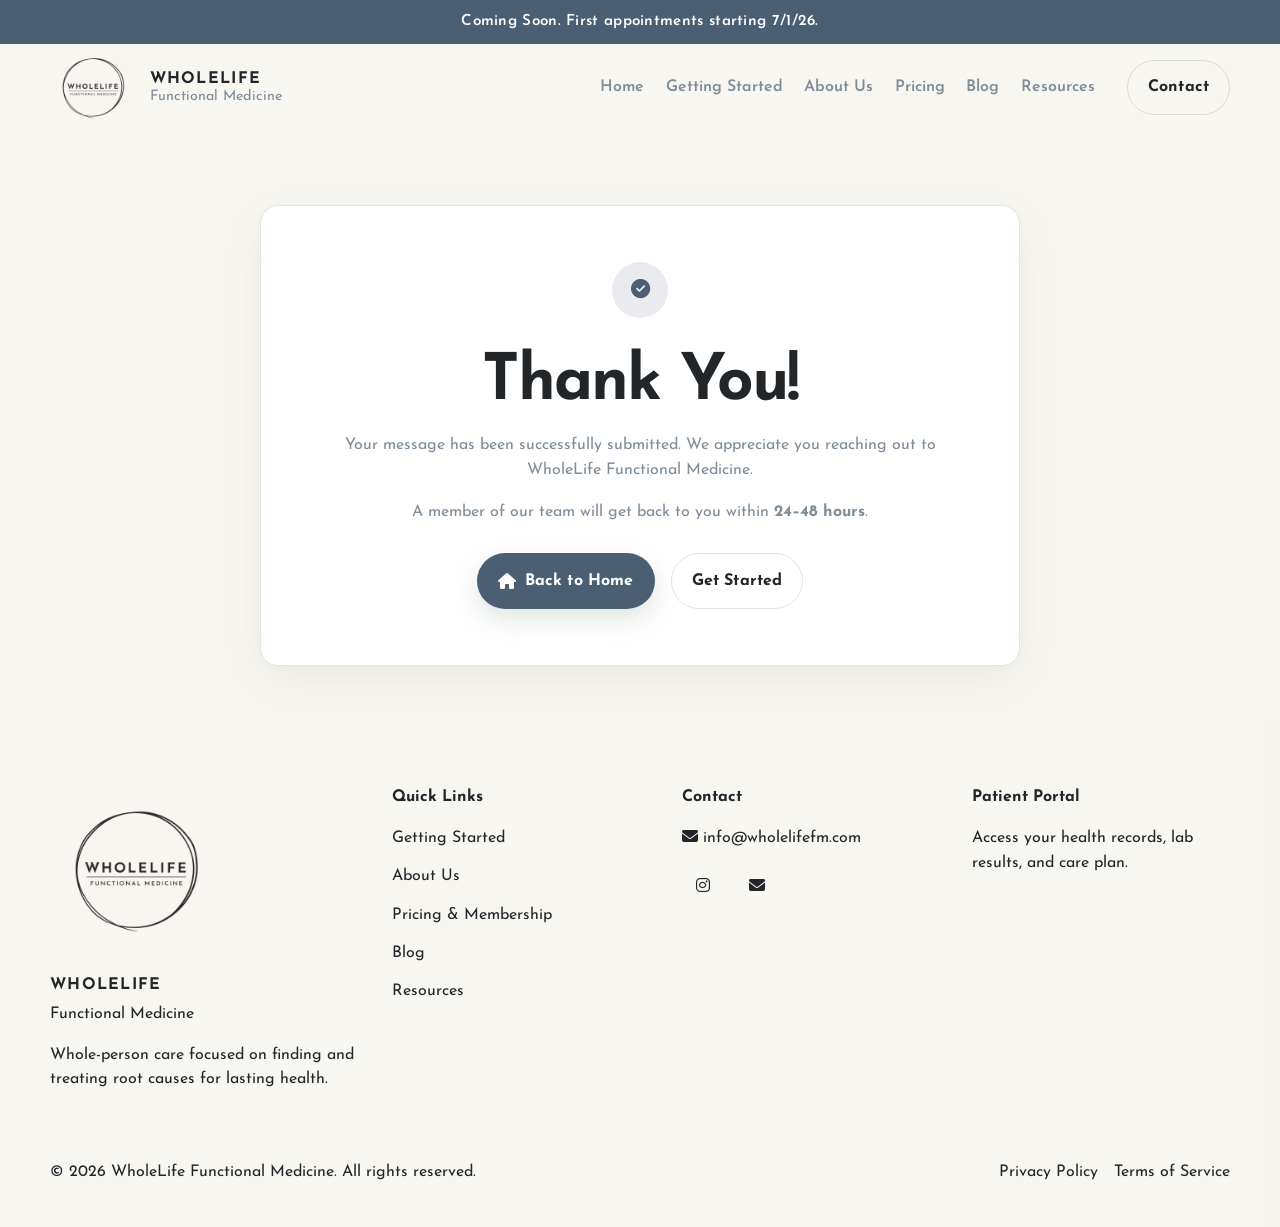
<file: thank-you.html>
<!doctype html>
<html lang="en">

<head>
  <meta charset="utf-8" />
  <meta name="viewport" content="width=device-width,initial-scale=1" />
  <title>Thank You | WholeLife Functional Medicine</title>
  <meta name="description" content="Thank you for contacting WholeLife Functional Medicine." />

  <link rel="preconnect" href="https://fonts.googleapis.com">
  <link rel="preconnect" href="https://fonts.gstatic.com" crossorigin>
  <link href="https://fonts.googleapis.com/css2?family=Josefin+Sans:wght@300;400;500;600;700&display=swap" rel="stylesheet">

  <link rel="icon" type="image/png" href="assets/logo-wholelife-functional-medicine-dayton-ohio.png">
  <link rel="stylesheet" href="css/styles.css" />

  <link rel="stylesheet"
    href="https://cdnjs.cloudflare.com/ajax/libs/font-awesome/6.5.2/css/all.min.css"
    referrerpolicy="no-referrer" />
</head>

<body>
<div class="site-topbar">
  <div class="container">
    <p>Coming Soon. First appointments starting 7/1/26.</p>
  </div>
</div>
  <!-- HEADER (same as homepage) -->
  <header class="site-header" id="siteHeader">
    <div class="container header-inner">
      <a class="brand" href="index.html">
        <img src="assets/logo-wholelife-functional-medicine-dayton-ohio.png" alt="WholeLife Functional Medicine" class="brand-logo" />
        <span class="brand-text">
          <span class="brand-name">WHOLELIFE</span>
          <span class="brand-sub">Functional Medicine</span>
        </span>
      </a>

      <nav class="nav-desktop">
        <a class="nav-link" href="index.html">Home</a>
        <a class="nav-link" href="getting-started.html">Getting Started</a>
        <a class="nav-link" href="about.html">About Us</a>
        <a class="nav-link" href="pricing.html">Pricing</a>
        <a class="nav-link" href="blog.html">Blog</a>
        <a class="nav-link" href="resources.html">Resources</a>
      </nav>

      <div class="header-cta">
        <button class="btn btn-outline" data-open-contact>Contact</button>
        <a class="btn btn-primary" href="https://patient-portal-link.com" target="_blank">Patient Portal</a>
      </div>
    </div>
  </header>

  <main class="site-main">

<section class="section hero thank-you-hero">
  <div class="container thank-you-wrap">
    <div class="reveal reveal-up">
      <div class="card thank-you-card">
        <div class="card-icon">
          <i class="fa-solid fa-circle-check"></i>
        </div>

        <h1>Thank You!</h1>

        <p class="muted">
          Your message has been successfully submitted. We appreciate you reaching out to
          WholeLife Functional Medicine.
        </p>

        <p class="muted">
          A member of our team will get back to you within <strong>24–48 hours</strong>.
        </p>

        <div class="thank-you-actions">
          <a href="index.html" class="btn btn-primary">
            <i class="fa-solid fa-house"></i> Back to Home
          </a>
          <a href="getting-started.html" class="btn btn-outline">Get Started</a>
        </div>
      </div>
    </div>
  </div>
</section>



  </main>

  <!-- FOOTER -->
    <footer class="site-footer reveal reveal-up">
    <div class="container footer-grid">
      <div class="footer-brand">
        <img src="assets/logo-wholelife-functional-medicine-dayton-ohio.png" alt="WholeLife" class="footer-logo" />
        <p class="footer-title">WHOLELIFE</p>
        <p class="footer-sub">Functional Medicine</p>
        <p class="footer-note">Whole-person care focused on finding and treating root causes for lasting health.</p>
      </div>

      <div class="footer-col">
        <h4>Quick Links</h4>
        <ul class="footer-links">
          <li><a href="getting-started.html">Getting Started</a></li>
          <li><a href="about.html">About Us</a></li>
          <li><a href="pricing.html">Pricing & Membership</a></li>
          <li><a href="blog.html">Blog</a></li>
          <li><a href="resources.html">Resources</a></li>
        </ul>
      </div>

      <div class="footer-col">
        <h4>Contact</h4>
        <ul class="footer-links">
          <li><a href="mailto:info@wholelifefm.com"><i class="fa-solid fa-envelope"></i> info@wholelifefm.com</a></li>
          <li class="social-row">
                     <a href="https://www.instagram.com/wholelifeFM" aria-label="Instagram" class="social-icon"><i class="fa-brands fa-instagram"></i></a>

            <a href="mailto:info@wholelifefm.com" aria-label="Email" class="social-icon"><i
                class="fa-solid fa-envelope"></i></a>
          </li>
        </ul>
      </div>

      <div class="footer-col">
        <h4>Patient Portal</h4>
        <p class="muted">Access your health records, lab results, and care plan.</p>
        <a class="btn btn-light" href="https://patient-portal-link.com" target="_blank" rel="noopener noreferrer">Go to
          Portal</a>
      </div>
    </div>

    <div class="container footer-bottom">
      <p>© <span id="year"></span> WholeLife Functional Medicine. All rights reserved.</p>

<script>
  document.getElementById("year").textContent = new Date().getFullYear();
</script>
      <div class="footer-legal">
        <a href="privacy.html">Privacy Policy</a>
        <a href="terms.html">Terms of Service</a>
      </div>
    </div>
  </footer>

  <div class="modal" id="contactModal" role="dialog" aria-modal="true" aria-label="Contact form" hidden>
    <div class="modal-overlay" data-close-contact></div>
    <div class="modal-card" role="document">
      <button class="modal-close" aria-label="Close" data-close-contact>×</button>

      <div class="modal-body" id="contactFormWrap">
        <h3>Get in Touch</h3>
        <p class="muted small">
          Have a question? Fill out the form below or email us at
          <a href="mailto:info@wholelifefm.com">info@wholelifefm.com</a>.
        </p>

        <form id="contactForm" action="https://api.web3forms.com/submit" method="POST">
          <input type="hidden" name="access_key" value="2c9bc90f-520f-44e3-840c-b6f389e1564d">
          <input type="hidden" name="subject" value="New Website Contact Submission">
          <input type="hidden" name="from_name" value="Website Contact Form">
          <input type="checkbox" name="botcheck" class="hidden" style="display: none;">

          <div class="field">
            <label for="contactName">Full Name <span>*</span></label>
            <input id="contactName" name="name" type="text" required maxlength="100" />
            <p class="field-error" data-error-for="name"></p>
          </div>

          <div class="field">
            <label for="contactEmail">Email <span>*</span></label>
            <input id="contactEmail" name="email" type="email" required maxlength="255" />
            <p class="field-error" data-error-for="email"></p>
          </div>

          <div class="field">
            <label for="contactPhone">Phone <span class="muted small">(optional)</span></label>
            <input id="contactPhone" name="phone" type="tel" maxlength="20" />
          </div>

          <div class="field">
            <label for="contactService">Service Interested In <span>*</span></label>
            <select id="contactService" name="service" required>
              <option value="">Select a service...</option>
              <option value="New Patient Inquiry">New Patient Inquiry</option>
              <option value="Membership Questions">Membership Questions</option>
              <option value="Lab Testing">Lab Testing</option>
              <option value="Gut Health">Gut Health</option>
              <option value="Hormone Health">Hormone Health</option>
              <option value="Weight & Metabolic Health">Weight & Metabolic Health</option>
              <option value="Other">Other</option>
            </select>
            <p class="field-error" data-error-for="service"></p>
          </div>

          <div class="field">
            <label for="contactMessage">Message <span>*</span></label>
            <textarea id="contactMessage" name="message" rows="4" required maxlength="1000"></textarea>
            <p class="field-error" data-error-for="message"></p>
          </div>

          <div class="h-captcha" data-captcha="true"></div>
          <script src="https://web3forms.com/client/script.js" async defer></script>

          <input type="hidden" name="redirect" value="https://www.wholelifefm.com/thank-you.html">

          <button class="btn btn-primary btn-block" type="submit">
            <i class="fa-solid fa-paper-plane"></i> Send Message
          </button>
        </form>
      </div>

      <div class="modal-body" id="contactSuccess" hidden>
        <div class="success">
          <div class="success-badge">✓</div>
          <h3>Message Sent!</h3>
          <p class="muted">Thank you for reaching out. We'll get back to you within 24–48 hours.</p>
          <button class="btn btn-primary" data-close-contact>Close</button>
        </div>
      </div>
    </div>
  </div>

  <script src="js/main.js" defer></script>
</body>

</html>
</file>
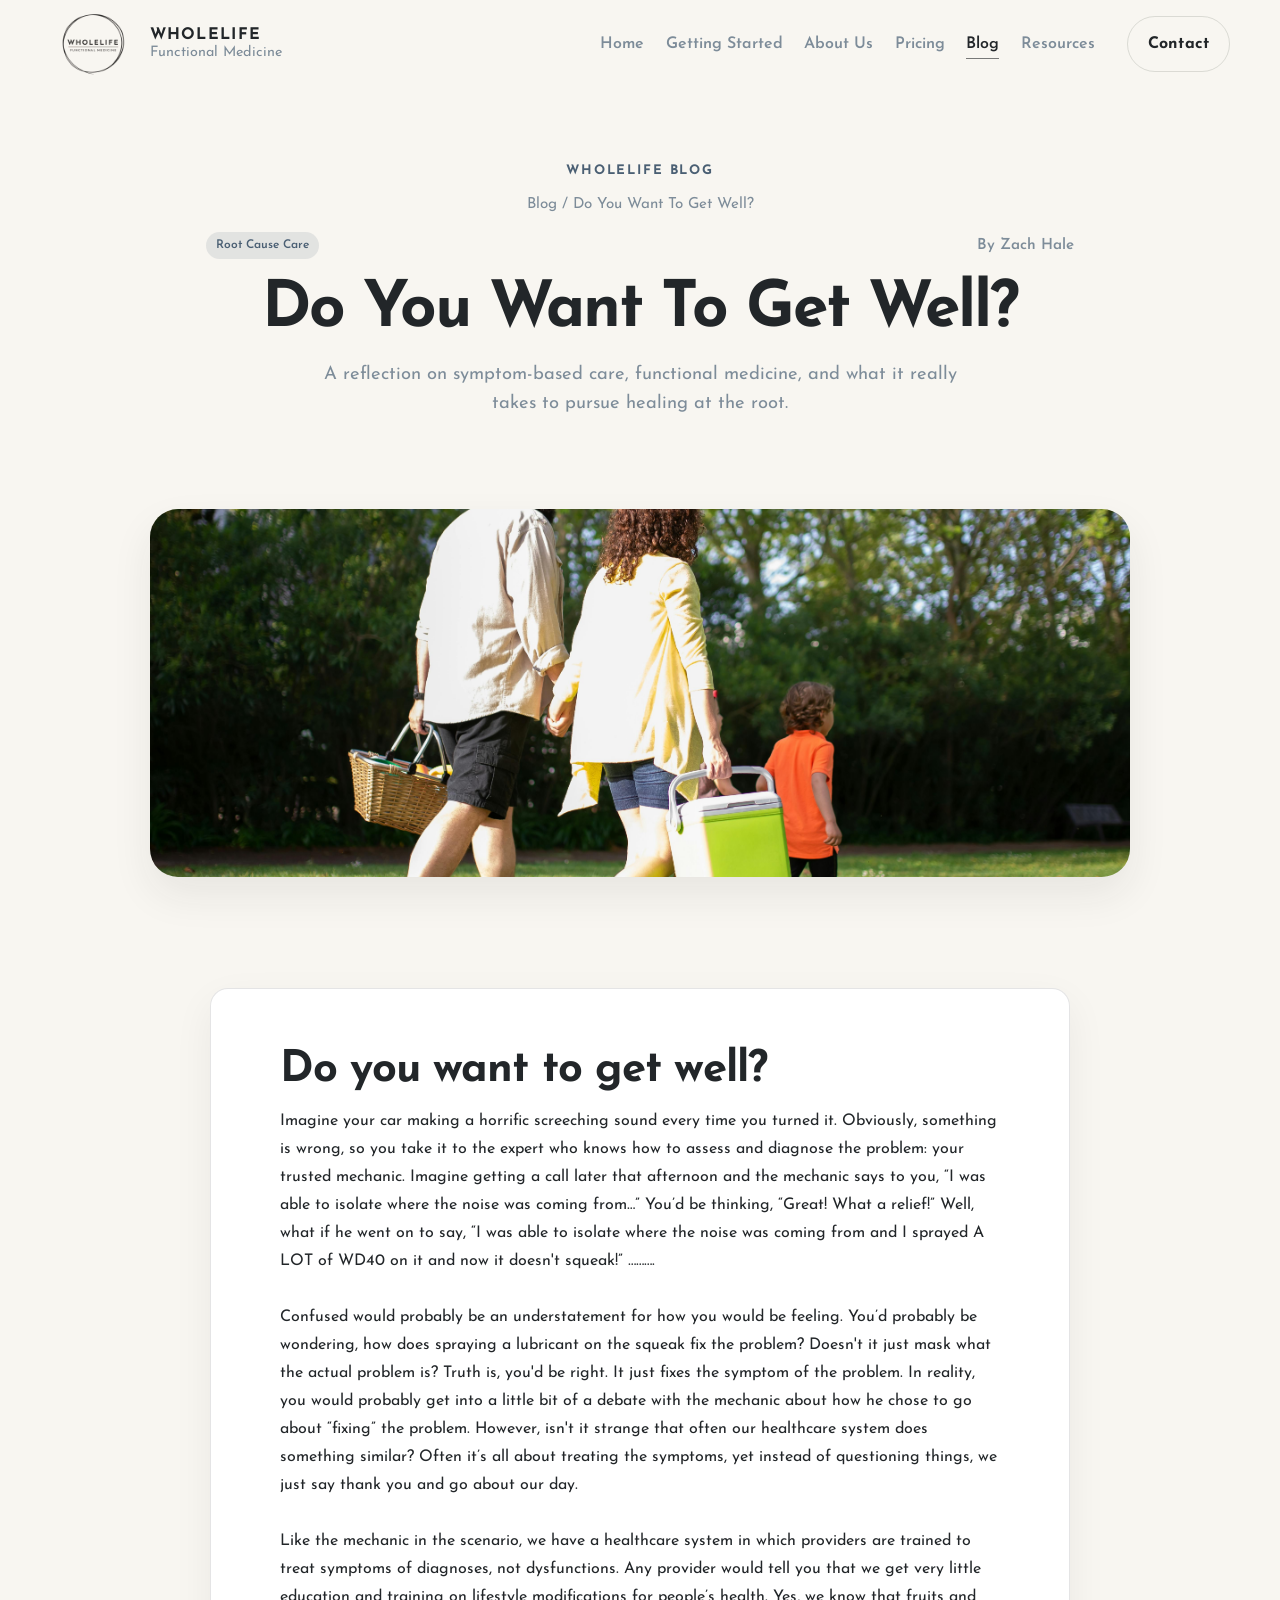
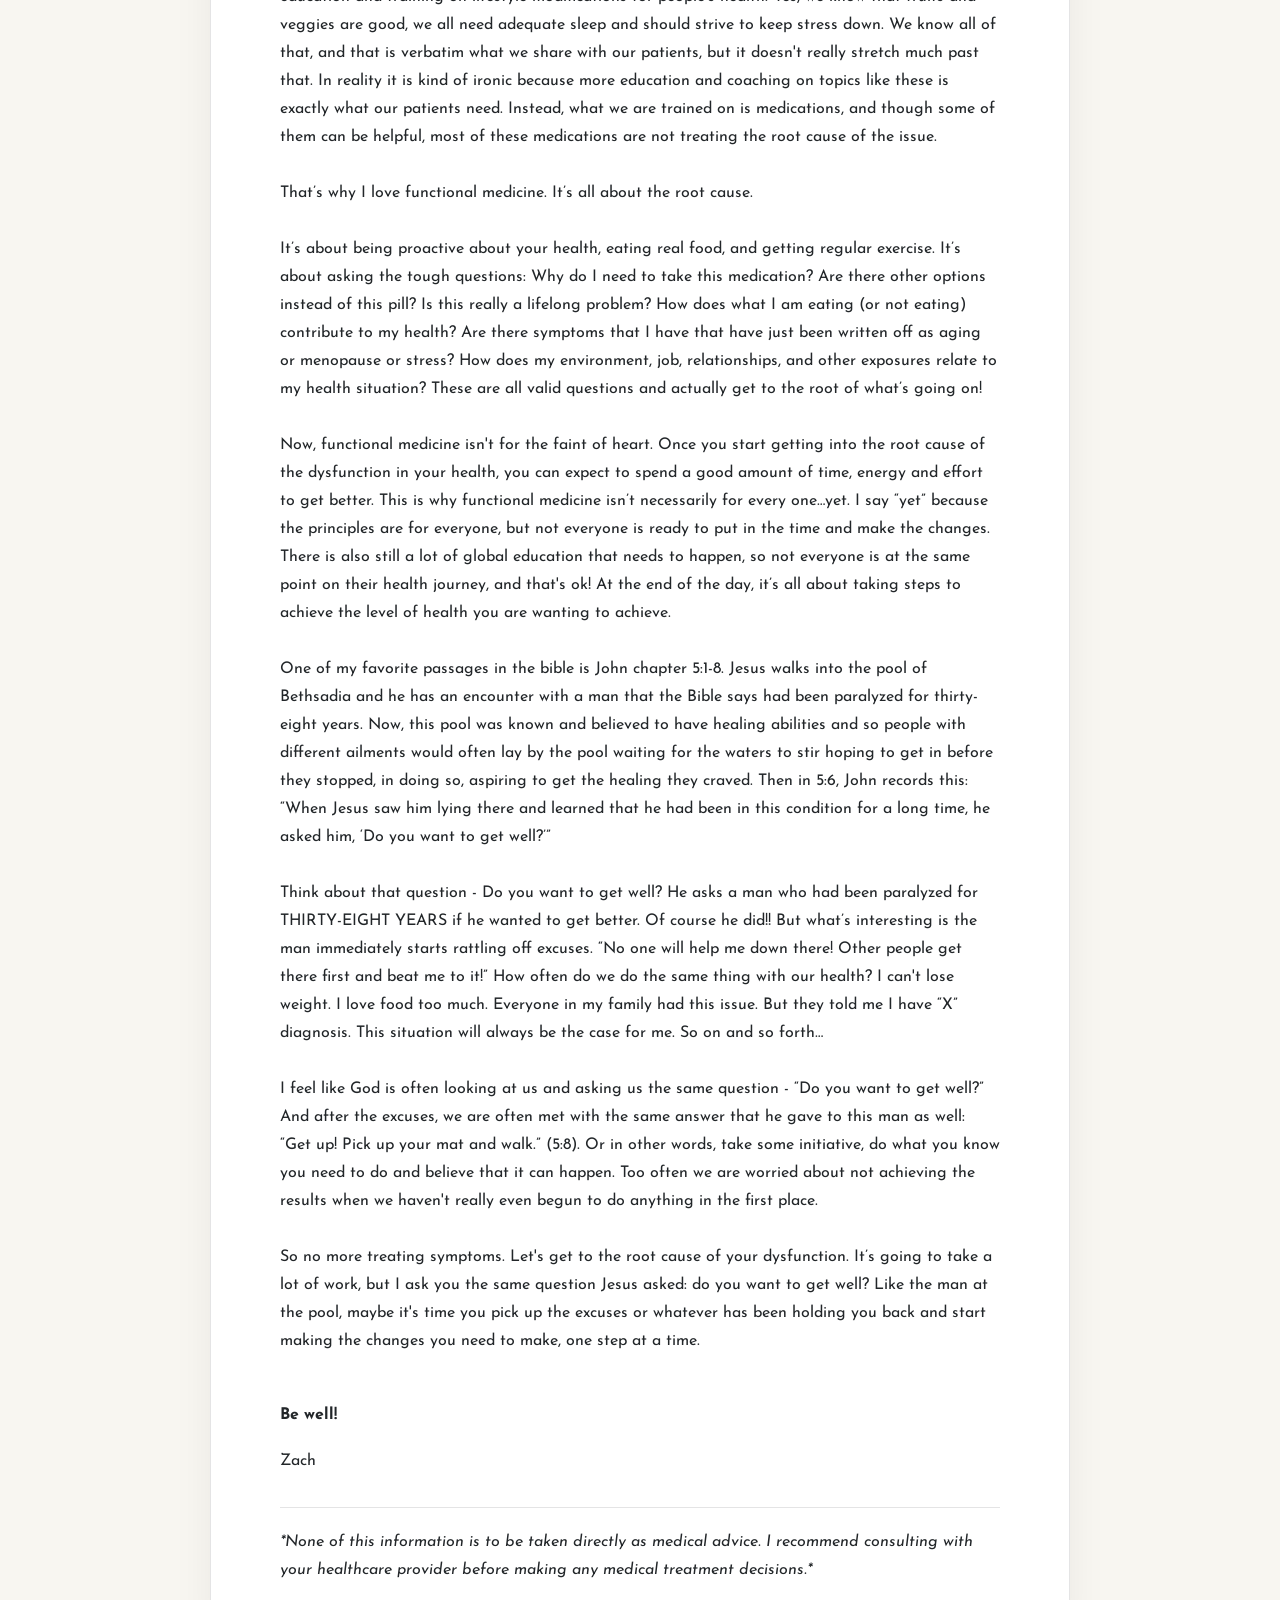
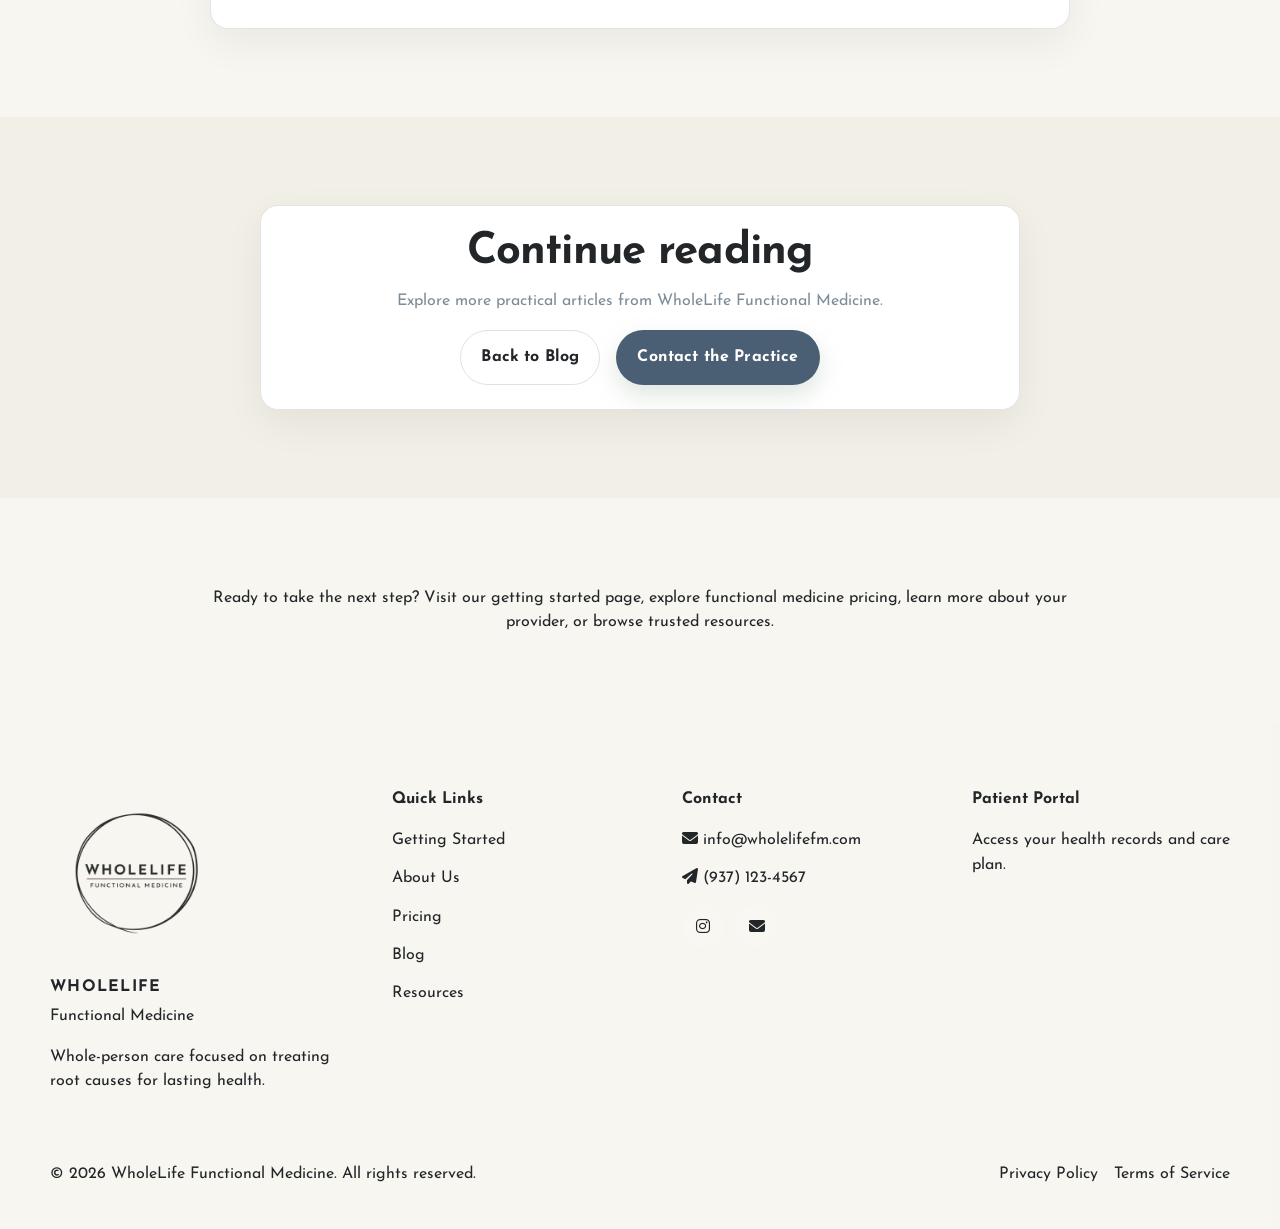
<file: blog/do-you-want-to-get-well.html>
<!doctype html>
<html lang="en">

<head>
  <meta charset="utf-8" />
  <meta name="viewport" content="width=device-width, initial-scale=1" />

  <title>Do You Want To Get Well? | WholeLife Functional Medicine</title>
  <meta name="description" content="A reflection on symptom-based care, functional medicine, and what it really takes to pursue healing at the root." />
  <meta name="robots" content="index, follow, max-image-preview:large, max-snippet:-1, max-video-preview:-1" />
  <meta name="author" content="Zach Hale" />
  <link rel="canonical" href="https://www.wholelifefm.com/blog/do-you-want-to-get-well.html" />

  <link rel="icon" type="image/png" href="https://www.wholelifefm.com/assets/logo-wholelife-functional-medicine-dayton-ohio.png" />
  <link rel="apple-touch-icon" href="https://www.wholelifefm.com/assets/logo-wholelife-functional-medicine-dayton-ohio.png" />

  <meta property="og:type" content="article" />
  <meta property="og:site_name" content="WholeLife Functional Medicine" />
  <meta property="og:title" content="Do You Want To Get Well? | WholeLife Functional Medicine" />
  <meta property="og:description" content="A reflection on symptom-based care, functional medicine, and what it really takes to pursue healing at the root." />
  <meta property="og:url" content="https://www.wholelifefm.com/blog/do-you-want-to-get-well.html" />
  <meta property="og:image" content="https://www.wholelifefm.com/assets/get-well-functional-medicine-blog.jpg" />
  <meta property="og:image:alt" content="Functional medicine healing and root cause care" />
  <meta property="og:locale" content="en_US" />

  <meta name="twitter:card" content="summary_large_image" />
  <meta name="twitter:title" content="Do You Want To Get Well? | WholeLife Functional Medicine" />
  <meta name="twitter:description" content="A reflection on symptom-based care, functional medicine, and what it really takes to pursue healing at the root." />
  <meta name="twitter:image" content="https://www.wholelifefm.com/assets/get-well-functional-medicine-blog.jpg" />

  <link rel="preconnect" href="https://fonts.googleapis.com">
  <link rel="preconnect" href="https://fonts.gstatic.com" crossorigin>
  <link href="https://fonts.googleapis.com/css2?family=Josefin+Sans:wght@300;400;500;600;700&display=swap" rel="stylesheet">
  <link rel="stylesheet" href="../css/styles.css" />
  <link rel="stylesheet" href="https://cdnjs.cloudflare.com/ajax/libs/font-awesome/6.5.2/css/all.min.css" referrerpolicy="no-referrer" />

  <script type="application/ld+json">
  {
    "@context": "https://schema.org",
    "@graph": [
      {
        "@type": "Organization",
        "@id": "https://www.wholelifefm.com/#organization",
        "name": "WholeLife Functional Medicine",
        "url": "https://www.wholelifefm.com/",
        "logo": "https://www.wholelifefm.com/assets/logo-wholelife-functional-medicine-dayton-ohio.png"
      },
      {
        "@type": "WebSite",
        "@id": "https://www.wholelifefm.com/#website",
        "url": "https://www.wholelifefm.com/",
        "name": "WholeLife Functional Medicine",
        "publisher": {
          "@id": "https://www.wholelifefm.com/#organization"
        }
      },
      {
        "@type": "BlogPosting",
        "@id": "https://www.wholelifefm.com/blog/do-you-want-to-get-well.html#article",
        "mainEntityOfPage": "https://www.wholelifefm.com/blog/do-you-want-to-get-well.html",
        "headline": "Do You Want To Get Well?",
        "description": "A reflection on symptom-based care, functional medicine, and what it really takes to pursue healing at the root.",
        "image": "https://www.wholelifefm.com/assets/get-well-functional-medicine-blog.jpg",
        "author": {
          "@type": "Person",
          "name": "Zach Hale"
        },
        "publisher": {
          "@id": "https://www.wholelifefm.com/#organization"
        },
        "articleSection": "Root Cause Care",
        "keywords": "functional medicine, root cause care, healing, wellness, symptom-based care",
        "datePublished": "2026-04-03",
        "dateModified": "2026-04-03"
      },
      {
        "@type": "BreadcrumbList",
        "@id": "https://www.wholelifefm.com/blog/do-you-want-to-get-well.html#breadcrumbs",
        "itemListElement": [
          {
            "@type": "ListItem",
            "position": 1,
            "name": "Home",
            "item": "https://www.wholelifefm.com/"
          },
          {
            "@type": "ListItem",
            "position": 2,
            "name": "Blog",
            "item": "https://www.wholelifefm.com/blog.html"
          },
          {
            "@type": "ListItem",
            "position": 3,
            "name": "Do You Want To Get Well?",
            "item": "https://www.wholelifefm.com/blog/do-you-want-to-get-well.html"
          }
        ]
      }
    ]
  }
  </script>
</head>

<body>
  <header class="site-header reveal reveal-down" id="siteHeader">
    <div class="container header-inner">
      <a class="brand" href="../index.html">
        <img src="../assets/logo-wholelife-functional-medicine-dayton-ohio.png" alt="WholeLife Functional Medicine" class="brand-logo"/>
        <span class="brand-text">
          <span class="brand-name">WHOLELIFE</span>
          <span class="brand-sub">Functional Medicine</span>
        </span>
      </a>

      <nav class="nav-desktop" aria-label="Main navigation">
        <a class="nav-link" href="../index.html">Home</a>
        <a class="nav-link" href="../getting-started.html">Getting Started</a>
        <a class="nav-link" href="../about.html">About Us</a>
        <a class="nav-link" href="../pricing.html">Pricing</a>
        <a class="nav-link active" href="../blog.html">Blog</a>
        <a class="nav-link" href="../resources.html">Resources</a>
      </nav>

      <div class="header-cta">
        <button class="btn btn-outline" data-open-contact>Contact</button>
        <a class="btn btn-primary" href="https://patient-portal-link.com" target="_blank" rel="noopener noreferrer">Patient Portal</a>
      </div>

      <button class="nav-toggle" aria-label="Toggle menu" aria-expanded="false" aria-controls="mobileNav" data-nav-toggle>
        <span class="nav-toggle-bars"></span>
      </button>
    </div>

    <div class="nav-mobile" id="mobileNav" hidden>
      <div class="container nav-mobile-inner" aria-label="Mobile navigation">
        <a class="nav-mobile-link" href="../index.html">Home</a>
        <a class="nav-mobile-link" href="../getting-started.html">Getting Started</a>
        <a class="nav-mobile-link" href="../about.html">About Us</a>
        <a class="nav-mobile-link" href="../pricing.html">Pricing</a>
        <a class="nav-mobile-link active" href="../blog.html">Blog</a>
        <a class="nav-mobile-link" href="../resources.html">Resources</a>
        <div class="nav-mobile-cta">
          <button class="btn btn-outline" data-open-contact>Contact</button>
          <a class="btn btn-primary" href="https://patient-portal-link.com" target="_blank" rel="noopener noreferrer">Patient Portal</a>
        </div>
      </div>
    </div>
  </header>

  <main class="site-main">
    <section class="section hero article-hero">
      <div class="container narrow center reveal reveal-up">
        <p class="eyebrow">WholeLife Blog</p>
        <p class="muted small">
          <a href="../blog.html">Blog</a> / Do You Want To Get Well?
        </p>

        <div class="article-hero-meta">
          <span class="tag">Root Cause Care</span>
          <p class="article-author">By Zach Hale</p>
          <span class="meta-spacer" aria-hidden="true"></span>
        </div>

        <h1>Do You Want To Get Well?</h1>
        <p class="lead muted">
          A reflection on symptom-based care, functional medicine, and what it really takes to pursue healing at the root.
        </p>
      </div>
    </section>

    <section class="article-hero-media reveal reveal-up">
      <div class="container">
        <div class="article-feature-image">
          <img
            src="../assets/get-well-blog-fuctional-medicine-dayton-ohio.jpg"
            alt="Functional medicine healing and root cause care"
            width="1200"
            height="675"
            loading="eager"
            fetchpriority="high"
            decoding="async"
          />
        </div>
      </div>
    </section>

    <section class="section">
      <div class="container">
        <article class="card article-shell reveal reveal-up" style="max-width: 860px; margin: 0 auto;">
          <div class="article-content">
            <h2>Do you want to get well?</h2>
            <p>
Imagine your car making a horrific screeching sound every time you turned it. Obviously, something is wrong, so you take it to the expert who knows how to assess and diagnose the problem: your trusted mechanic.  Imagine getting a call later that afternoon and the mechanic says to you, “I was able to isolate where the noise was coming from…” You’d be thinking, “Great! What a relief!” Well, what if he went on to say, “I was able to isolate where the noise was coming from and I sprayed A LOT of WD40 on it and now it doesn't squeak!” ………. 

<br>
<br>

 

Confused would probably be an understatement for how you would be feeling. You’d probably be wondering, how does spraying a lubricant on the squeak fix the problem? Doesn't it just mask what the actual problem is? Truth is, you'd be right. It just fixes the symptom of the problem. In reality, you would probably get into a little bit of a debate with the mechanic about how he chose to go about “fixing” the problem. However, isn't it strange that often our healthcare system does something similar? Often it’s all about treating the symptoms, yet instead of questioning things, we just say thank you and go about our day. 

 <br>
<br>

Like the mechanic in the scenario, we have a healthcare system in which providers are trained to treat symptoms of diagnoses, not dysfunctions. Any provider would tell you that we get very little education and training on lifestyle modifications for people’s health. Yes, we know that fruits and veggies are good, we all need adequate sleep and should strive to keep stress down. We know all of that, and that is verbatim what we share with our patients, but it doesn't really stretch much past that. In reality it is kind of ironic because more education and coaching on topics like these is exactly what our patients need. Instead, what we are trained on is medications, and though some of them can be helpful, most of these medications are not treating the root cause of the issue.  

 
<br>
<br>
That’s why I love functional medicine. It’s all about the root cause.  

 <br>
<br>

It’s about being proactive about your health, eating real food, and getting regular exercise.  It’s about asking the tough questions: Why do I need to take this medication? Are there other options instead of this pill? Is this really a lifelong problem? How does what I am eating (or not eating) contribute to my health? Are there symptoms that I have that have just been written off as aging or menopause or stress? How does my environment, job, relationships, and other exposures relate to my health situation? These are all valid questions and actually get to the root of what’s going on!  

 
<br>
<br>
Now, functional medicine isn't for the faint of heart. Once you start getting into the root cause of the dysfunction in your health, you can expect to spend a good amount of time, energy and effort to get better. This is why functional medicine isn’t necessarily for every one…yet. I say “yet” because the principles are for everyone, but not everyone is ready to put in the time and make the changes. There is also still a lot of global education that needs to happen, so not everyone is at the same point on their health journey, and that's ok! At the end of the day, it’s all about taking steps to achieve the level of health you are wanting to achieve.  

 <br>
<br>

One of my favorite passages in the bible is John chapter 5:1-8. Jesus walks into the pool of Bethsadia and he has an encounter with a man that the Bible says had been paralyzed for thirty-eight years. Now, this pool was known and believed to have healing abilities and so people with different ailments would often lay by the pool waiting for the waters to stir hoping to get in before they stopped, in doing so, aspiring to get the healing they craved. Then in 5:6, John records this: “When Jesus saw him lying there and learned that he had been in this condition for a long time, he asked him, ‘Do you want to get well?’” 

 <br>
<br>

Think about that question - Do you want to get well? He asks a man who had been paralyzed for THIRTY-EIGHT YEARS if he wanted to get better. Of course he did!! But what’s interesting is the man immediately starts rattling off excuses. “No one will help me down there! Other people get there first and beat me to it!” How often do we do the same thing with our health? I can't lose weight. I love food too much. Everyone in my family had this issue. But they told me I have “X” diagnosis. This situation will always be the case for me. So on and so forth… 

 <br>
<br>

I feel like God is often looking at us and asking us the same question - “Do you want to get well?” And after the excuses, we are often met with the same answer that he gave to this man as well: “Get up! Pick up your mat and walk.” (5:8). Or in other words, take some initiative, do what you know you need to do and believe that it can happen. Too often we are worried about not achieving the results when we haven't really even begun to do anything in the first place.  

 <br>
<br>

So no more treating symptoms. Let's get to the root cause of your dysfunction. It’s going to take a lot of work, but I ask you the same question Jesus asked: do you want to get well? Like the man at the pool, maybe it's time you pick up the excuses or whatever has been holding you back and start making the changes you need to make, one step at a time.  
<br>
<br>
 
              </p>
            <p><strong>Be well!</strong></p>
            <p>Zach</p>

            <div class="article-disclaimer">
              <p><em>*None of this information is to be taken directly as medical advice. I recommend consulting with your healthcare provider before making any medical treatment decisions.*</em></p>
            </div>
          </div>
        </article>
      </div>
    </section>

    <section class="section section-muted">
      <div class="container reveal reveal-up">
        <div class="card center" style="max-width: 760px; margin: 0 auto;">
          <h2>Continue reading</h2>
          <p class="muted">Explore more practical articles from WholeLife Functional Medicine.</p>
          <div style="display:flex; gap:1rem; justify-content:center; flex-wrap:wrap;">
            <a class="btn btn-outline" href="../blog.html">Back to Blog</a>
            <button class="btn btn-primary" data-open-contact>Contact the Practice</button>
          </div>
        </div>
      </div>
    </section>

    <section class="section">
      <div class="container">
        <div class="seo-links">
          <p>
            Ready to take the next step? Visit our <a href="../getting-started.html">getting started page</a>,
            explore <a href="../pricing.html">functional medicine pricing</a>,
            learn more <a href="../about.html">about your provider</a>,
            or browse trusted <a href="../resources.html">resources</a>.
          </p>
        </div>
      </div>
    </section>
  </main>

  <footer class="site-footer reveal reveal-up">
    <div class="container footer-grid">
      <div class="footer-brand">
        <img src="../assets/logo-wholelife-functional-medicine-dayton-ohio.png" class="footer-logo" alt="WholeLife Functional Medicine logo"/>
        <p class="footer-title">WHOLELIFE</p>
        <p class="footer-sub">Functional Medicine</p>
        <p class="footer-note">Whole-person care focused on treating root causes for lasting health.</p>
      </div>

      <div class="footer-col">
        <h4>Quick Links</h4>
        <ul class="footer-links">
          <li><a href="../getting-started.html">Getting Started</a></li>
          <li><a href="../about.html">About Us</a></li>
          <li><a href="../pricing.html">Pricing</a></li>
          <li><a href="../blog.html">Blog</a></li>
          <li><a href="../resources.html">Resources</a></li>
        </ul>
      </div>

      <div class="footer-col">
        <h4>Contact</h4>
        <ul class="footer-links">
          <li><a href="mailto:info@wholelifefm.com"><i class="fa-solid fa-envelope"></i> info@wholelifefm.com</a></li>
          <li><button class="link-button" data-open-contact><i class="fa-solid fa-paper-plane"></i> (937) 123-4567</button></li>
          <li class="social-row">
            <a href="#" aria-label="Instagram" class="social-icon"><i class="fa-brands fa-instagram"></i></a>
            <a href="mailto:info@wholelifefm.com" aria-label="Email" class="social-icon"><i class="fa-solid fa-envelope"></i></a>
          </li>
        </ul>
      </div>

      <div class="footer-col">
        <h4>Patient Portal</h4>
        <p class="muted">Access your health records and care plan.</p>
        <a class="btn btn-light" href="https://patient-portal-link.com" target="_blank" rel="noopener noreferrer">Go to Portal</a>
      </div>
    </div>

    <div class="container footer-bottom">
      <p>© <span id="year"></span> WholeLife Functional Medicine. All rights reserved.</p>
      <div class="footer-legal">
        <a href="../privacy.html">Privacy Policy</a>
        <a href="../terms.html">Terms of Service</a>
      </div>
    </div>
  </footer>

  <div class="modal" id="contactModal" role="dialog" aria-modal="true" aria-label="Contact form" hidden>
    <div class="modal-overlay" data-close-contact></div>
    <div class="modal-card" role="document">
      <button class="modal-close" aria-label="Close" data-close-contact>×</button>

      <div class="modal-body" id="contactFormWrap">
        <h3>Get in Touch</h3>
        <p class="muted small">
          Have a question? Fill out the form below or email us at
          <a href="mailto:info@wholelifefm.com">info@wholelifefm.com</a>.
        </p>

        <form id="contactForm" action="https://api.web3forms.com/submit" method="POST">
          <input type="hidden" name="access_key" value="2c9bc90f-520f-44e3-840c-b6f389e1564d">
          <input type="hidden" name="subject" value="New Website Contact Submission">
          <input type="hidden" name="from_name" value="Website Contact Form">
          <input type="checkbox" name="botcheck" class="hidden" style="display: none;">

          <div class="field">
            <label for="contactName">Full Name <span>*</span></label>
            <input id="contactName" name="name" type="text" required maxlength="100" />
            <p class="field-error" data-error-for="name"></p>
          </div>

          <div class="field">
            <label for="contactEmail">Email <span>*</span></label>
            <input id="contactEmail" name="email" type="email" required maxlength="255" />
            <p class="field-error" data-error-for="email"></p>
          </div>

          <div class="field">
            <label for="contactPhone">Phone <span class="muted small">(optional)</span></label>
            <input id="contactPhone" name="phone" type="tel" maxlength="20" />
          </div>

          <div class="field">
            <label for="contactService">Service Interested In <span>*</span></label>
            <select id="contactService" name="service" required>
              <option value="">Select a service...</option>
              <option value="New Patient Inquiry">New Patient Inquiry</option>
              <option value="Membership Questions">Membership Questions</option>
              <option value="Lab Testing">Lab Testing</option>
              <option value="Gut Health">Gut Health</option>
              <option value="Hormone Health">Hormone Health</option>
              <option value="Weight & Metabolic Health">Weight & Metabolic Health</option>
              <option value="Other">Other</option>
            </select>
            <p class="field-error" data-error-for="service"></p>
          </div>

          <div class="field">
            <label for="contactMessage">Message <span>*</span></label>
            <textarea id="contactMessage" name="message" rows="4" required maxlength="1000"></textarea>
            <p class="field-error" data-error-for="message"></p>
          </div>

          <div class="h-captcha" data-captcha="true"></div>
          <script src="https://web3forms.com/client/script.js" async defer></script>

          <input type="hidden" name="redirect" value="https://www.wholelifefm.com/thank-you.html">

          <button class="btn btn-primary btn-block" type="submit">
            <i class="fa-solid fa-paper-plane"></i> Send Message
          </button>
        </form>
      </div>

      <div class="modal-body" id="contactSuccess" hidden>
        <div class="success">
          <div class="success-badge">✓</div>
          <h3>Message Sent!</h3>
          <p class="muted">Thank you for reaching out. We'll get back to you within 24–48 hours.</p>
          <button class="btn btn-primary" data-close-contact>Close</button>
        </div>
      </div>
    </div>
  </div>

  <script>
    document.getElementById("year").textContent = new Date().getFullYear();
  </script>
  <script src="../js/main.js" defer></script>
</body>
</html>
</file>
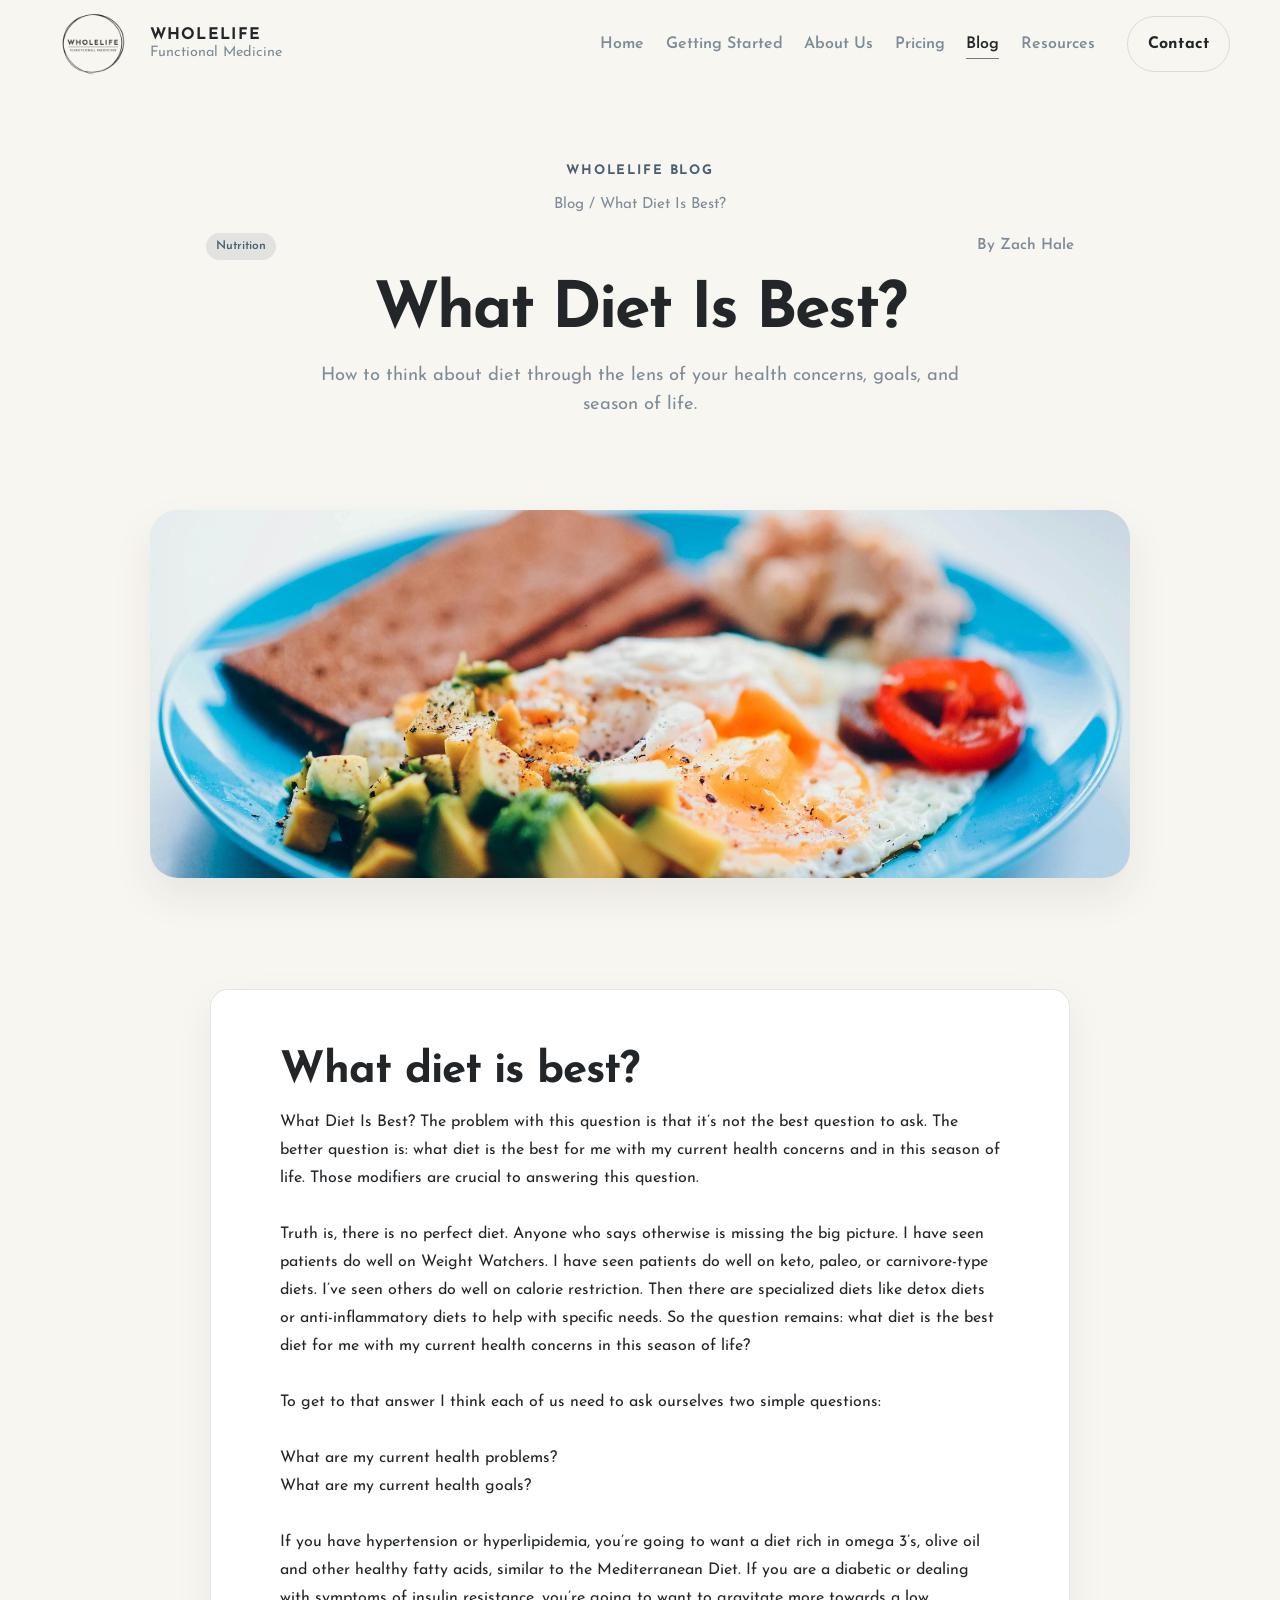
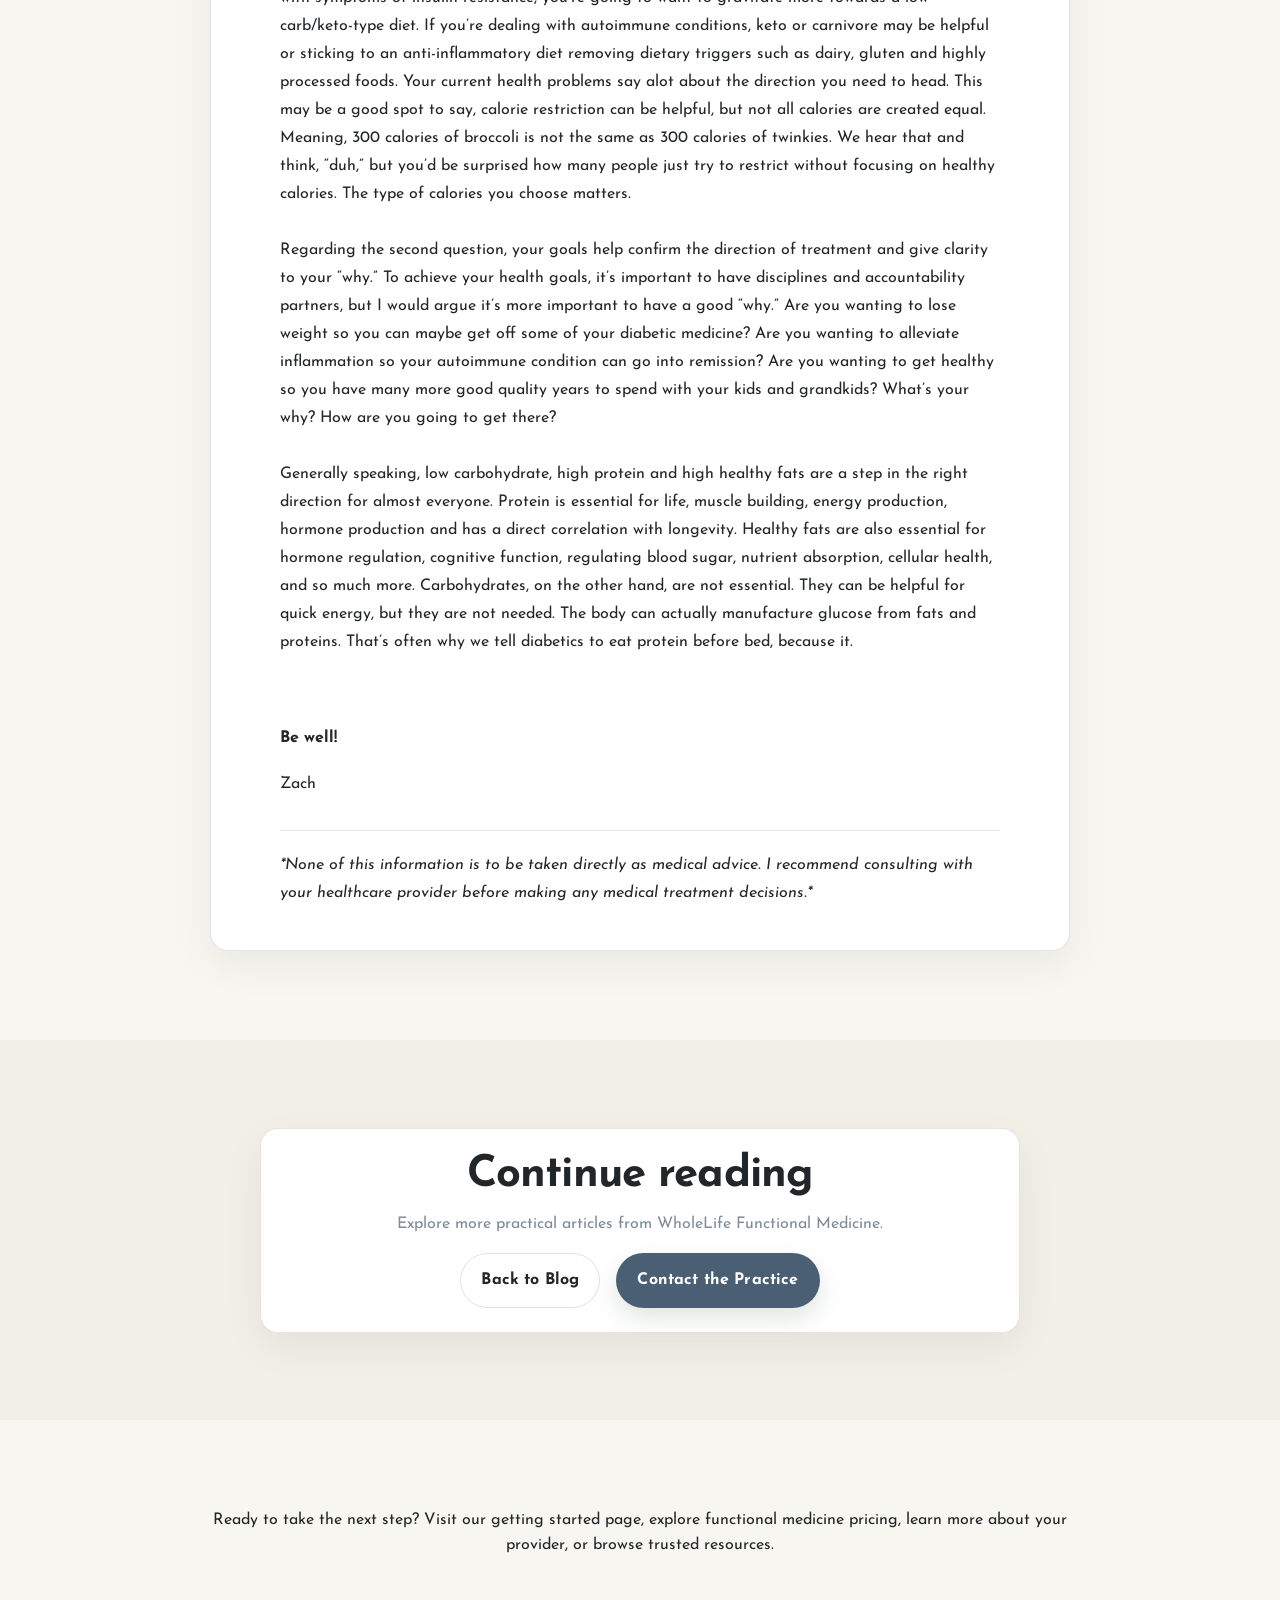
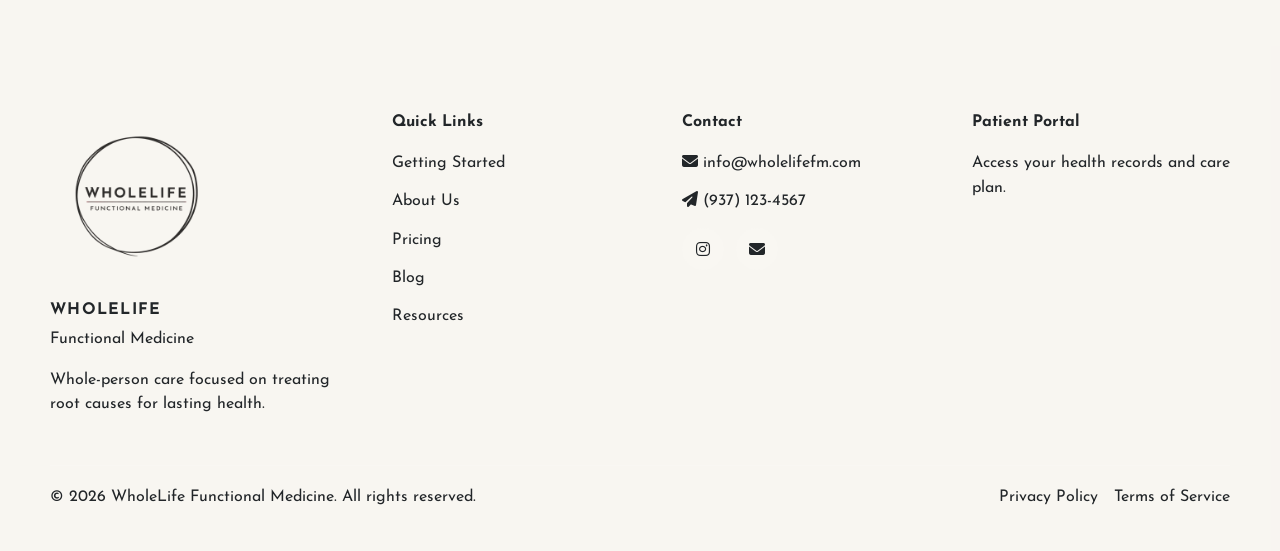
<file: blog/what-diet-is-best.html>
<!doctype html>
<html lang="en">

<head>
  <meta charset="utf-8" />
  <meta name="viewport" content="width=device-width, initial-scale=1" />

  <title>What Diet Is Best? | WholeLife Functional Medicine</title>
  <meta name="description" content="How to think about diet through the lens of your health concerns, goals, and season of life." />
  <meta name="robots" content="index, follow, max-image-preview:large, max-snippet:-1, max-video-preview:-1" />
  <meta name="author" content="Zach Hale" />
  <link rel="canonical" href="https://www.wholelifefm.com/blog/what-diet-is-best.html" />

  <link rel="icon" type="image/png" href="https://www.wholelifefm.com/assets/logo-wholelife-functional-medicine-dayton-ohio.png" />
  <link rel="apple-touch-icon" href="https://www.wholelifefm.com/assets/logo-wholelife-functional-medicine-dayton-ohio.png" />

  <meta property="og:type" content="article" />
  <meta property="og:site_name" content="WholeLife Functional Medicine" />
  <meta property="og:title" content="What Diet Is Best? | WholeLife Functional Medicine" />
  <meta property="og:description" content="How to think about diet through the lens of your health concerns, goals, and season of life." />
  <meta property="og:url" content="https://www.wholelifefm.com/blog/what-diet-is-best.html" />
  <meta property="og:image" content="https://www.wholelifefm.com/assets/best-diet-functional-medicine-blog.jpg" />
  <meta property="og:image:alt" content="Nutrition and healthy meal choices for functional medicine" />
  <meta property="og:locale" content="en_US" />

  <meta name="twitter:card" content="summary_large_image" />
  <meta name="twitter:title" content="What Diet Is Best? | WholeLife Functional Medicine" />
  <meta name="twitter:description" content="How to think about diet through the lens of your health concerns, goals, and season of life." />
  <meta name="twitter:image" content="https://www.wholelifefm.com/assets/best-diet-functional-medicine-blog.jpg" />

  <link rel="preconnect" href="https://fonts.googleapis.com">
  <link rel="preconnect" href="https://fonts.gstatic.com" crossorigin>
  <link href="https://fonts.googleapis.com/css2?family=Josefin+Sans:wght@300;400;500;600;700&display=swap" rel="stylesheet">
  <link rel="stylesheet" href="../css/styles.css" />
  <link rel="stylesheet" href="https://cdnjs.cloudflare.com/ajax/libs/font-awesome/6.5.2/css/all.min.css" referrerpolicy="no-referrer" />

  <script type="application/ld+json">
  {
    "@context": "https://schema.org",
    "@graph": [
      {
        "@type": "Organization",
        "@id": "https://www.wholelifefm.com/#organization",
        "name": "WholeLife Functional Medicine",
        "url": "https://www.wholelifefm.com/",
        "logo": "https://www.wholelifefm.com/assets/logo-wholelife-functional-medicine-dayton-ohio.png"
      },
      {
        "@type": "WebSite",
        "@id": "https://www.wholelifefm.com/#website",
        "url": "https://www.wholelifefm.com/",
        "name": "WholeLife Functional Medicine",
        "publisher": {
          "@id": "https://www.wholelifefm.com/#organization"
        }
      },
      {
        "@type": "BlogPosting",
        "@id": "https://www.wholelifefm.com/blog/what-diet-is-best.html#article",
        "mainEntityOfPage": "https://www.wholelifefm.com/blog/what-diet-is-best.html",
        "headline": "What Diet Is Best?",
        "description": "How to think about diet through the lens of your health concerns, goals, and season of life.",
        "image": "https://www.wholelifefm.com/assets/best-diet-functional-medicine-blog.jpg",
        "author": {
          "@type": "Person",
          "name": "Zach Hale"
        },
        "publisher": {
          "@id": "https://www.wholelifefm.com/#organization"
        },
        "articleSection": "Nutrition",
        "keywords": "functional medicine diet, nutrition, healthy eating, root cause care, diet and wellness",
        "datePublished": "2026-04-03",
        "dateModified": "2026-04-03"
      },
      {
        "@type": "BreadcrumbList",
        "@id": "https://www.wholelifefm.com/blog/what-diet-is-best.html#breadcrumbs",
        "itemListElement": [
          {
            "@type": "ListItem",
            "position": 1,
            "name": "Home",
            "item": "https://www.wholelifefm.com/"
          },
          {
            "@type": "ListItem",
            "position": 2,
            "name": "Blog",
            "item": "https://www.wholelifefm.com/blog.html"
          },
          {
            "@type": "ListItem",
            "position": 3,
            "name": "What Diet Is Best?",
            "item": "https://www.wholelifefm.com/blog/what-diet-is-best.html"
          }
        ]
      }
    ]
  }
  </script>
</head>

<body>
  <header class="site-header reveal reveal-down" id="siteHeader">
    <div class="container header-inner">
      <a class="brand" href="../index.html">
        <img src="../assets/logo-wholelife-functional-medicine-dayton-ohio.png" alt="WholeLife Functional Medicine" class="brand-logo" />
        <span class="brand-text">
          <span class="brand-name">WHOLELIFE</span>
          <span class="brand-sub">Functional Medicine</span>
        </span>
      </a>

      <nav class="nav-desktop" aria-label="Main navigation">
        <a class="nav-link" href="../index.html">Home</a>
        <a class="nav-link" href="../getting-started.html">Getting Started</a>
        <a class="nav-link" href="../about.html">About Us</a>
        <a class="nav-link" href="../pricing.html">Pricing</a>
        <a class="nav-link active" href="../blog.html">Blog</a>
        <a class="nav-link" href="../resources.html">Resources</a>
      </nav>

      <div class="header-cta">
        <button class="btn btn-outline" data-open-contact>Contact</button>
        <a class="btn btn-primary" href="https://patient-portal-link.com" target="_blank" rel="noopener noreferrer">Patient Portal</a>
      </div>

      <button class="nav-toggle" aria-label="Toggle menu" aria-expanded="false" aria-controls="mobileNav" data-nav-toggle>
        <span class="nav-toggle-bars"></span>
      </button>
    </div>

    <div class="nav-mobile" id="mobileNav" hidden>
      <div class="container nav-mobile-inner" aria-label="Mobile navigation">
        <a class="nav-mobile-link" href="../index.html">Home</a>
        <a class="nav-mobile-link" href="../getting-started.html">Getting Started</a>
        <a class="nav-mobile-link" href="../about.html">About Us</a>
        <a class="nav-mobile-link" href="../pricing.html">Pricing</a>
        <a class="nav-mobile-link active" href="../blog.html">Blog</a>
        <a class="nav-mobile-link" href="../resources.html">Resources</a>
        <div class="nav-mobile-cta">
          <button class="btn btn-outline" data-open-contact>Contact</button>
          <a class="btn btn-primary" href="https://patient-portal-link.com" target="_blank" rel="noopener noreferrer">Patient Portal</a>
        </div>
      </div>
    </div>
  </header>

  <main class="site-main">
    <section class="section hero article-hero">
      <div class="container narrow center reveal reveal-up">
        <p class="eyebrow">WholeLife Blog</p>
        <p class="muted small" style="margin-bottom: 1rem;">
          <a href="../blog.html">Blog</a> / What Diet Is Best?
        </p>

        <div class="article-hero-meta">
          <span class="tag">Nutrition</span>
          <p class="article-author">By Zach Hale</p>
          <span class="meta-spacer" aria-hidden="true"></span>
        </div>

        <h1>What Diet Is Best?</h1>
        <p class="lead muted">
          How to think about diet through the lens of your health concerns, goals, and season of life.
        </p>
      </div>
    </section>

    <section class="article-hero-media reveal reveal-up">
      <div class="container">
        <div class="article-feature-image">
          <img
            src="../assets/diet-blog-functional-medicine-dayton-ohio-3.jpg"
            alt="Nutrition and healthy meal choices for functional medicine"
            width="1200"
            height="675"
            loading="eager"
            fetchpriority="high"
            decoding="async"
          />
        </div>
      </div>
    </section>

    <section class="section">
      <div class="container">
        <article class="card article-shell reveal reveal-up" style="max-width: 860px; margin: 0 auto;">
          <div class="article-content">

            <h2>What diet is best?</h2>
            <p>What Diet Is Best? 

 

 

The problem with this question is that it’s not the best question to ask. The better question is: what diet is the best for me with my current health concerns and in this season of life. Those modifiers are crucial to answering this question. 

  <br> <br>

Truth is, there is no perfect diet. Anyone who says otherwise is missing the big picture. I have seen patients do well on Weight Watchers. I have seen patients do well on keto, paleo, or carnivore-type diets. I’ve seen others do well on calorie restriction. Then there are specialized diets like detox diets or anti-inflammatory diets to help with specific needs. So the question remains: what diet is the best diet for me with my current health concerns in this season of life? 

  <br> <br>

To get to that answer I think each of us need to ask ourselves two simple questions:   <br> <br>

What are my current health problems? 
 <br>

What are my current health goals?  

  <br> <br>

If you have hypertension or hyperlipidemia, you’re going to want a diet rich in omega 3’s, olive oil and other healthy fatty acids, similar to the Mediterranean Diet. If you are a diabetic or dealing with symptoms of insulin resistance, you’re going to want to gravitate more towards a low carb/keto-type diet. If you’re dealing with autoimmune conditions, keto or carnivore may be helpful or sticking to an anti-inflammatory diet removing dietary triggers such as dairy, gluten and highly processed foods. Your current health problems say alot about the direction you need to head. This may be a good spot to say, calorie restriction can be helpful, but not all calories are created equal. Meaning, 300 calories of broccoli is not the same as 300 calories of twinkies. We hear that and think, “duh,” but you’d be surprised how many people just try to restrict without focusing on healthy calories. The type of calories you choose matters.  

  <br> <br>

Regarding the second question, your goals help confirm the direction of treatment and give clarity to your “why.” To achieve your health goals, it’s important to have disciplines and accountability partners, but I would argue it’s more important to have a good “why.” Are you wanting to lose weight so you can maybe get off some of your diabetic medicine? Are you wanting to alleviate inflammation so your autoimmune condition can go into remission? Are you wanting to get healthy so you have many more good quality years to spend with your kids and grandkids? What’s your why? How are you going to get there? 

  <br> <br>
 

Generally speaking, low carbohydrate, high protein and high healthy fats are a step in the right direction for almost everyone. Protein is essential for life, muscle building, energy production, hormone production and has a direct correlation with longevity. Healthy fats are also essential for hormone regulation, cognitive function, regulating blood sugar, nutrient absorption, cellular health, and so much more. Carbohydrates, on the other hand, are not essential. They can be helpful for quick energy, but they are not needed. The body can actually manufacture glucose from fats and proteins. That’s often why we tell diabetics to eat protein before bed, because it.</p>
        <br> <br>    
<p><strong>Be well!</strong></p>
            <p>Zach</p>

            <div class="article-disclaimer">
              <p><em>*None of this information is to be taken directly as medical advice. I recommend consulting with your healthcare provider before making any medical treatment decisions.*</em></p>
            </div>
          </div>
        </article>
      </div>
    </section>

    <section class="section section-muted">
      <div class="container reveal reveal-up">
        <div class="card center" style="max-width: 760px; margin: 0 auto;">
          <h2>Continue reading</h2>
          <p class="muted">Explore more practical articles from WholeLife Functional Medicine.</p>
          <div style="display:flex; gap:1rem; justify-content:center; flex-wrap:wrap;">
            <a class="btn btn-outline" href="../blog.html">Back to Blog</a>
            <button class="btn btn-primary" data-open-contact>Contact the Practice</button>
          </div>
        </div>
      </div>
    </section>

    <section class="section">
      <div class="container">
        <div class="seo-links">
          <p>
            Ready to take the next step? Visit our <a href="../getting-started.html">getting started page</a>,
            explore <a href="../pricing.html">functional medicine pricing</a>,
            learn more <a href="../about.html">about your provider</a>,
            or browse trusted <a href="../resources.html">resources</a>.
          </p>
        </div>
      </div>
    </section>
  </main>

  <footer class="site-footer reveal reveal-up">
    <div class="container footer-grid">
      <div class="footer-brand">
        <img src="../assets/logo-wholelife-functional-medicine-dayton-ohio.png" class="footer-logo" alt="WholeLife Functional Medicine logo" />
        <p class="footer-title">WHOLELIFE</p>
        <p class="footer-sub">Functional Medicine</p>
        <p class="footer-note">Whole-person care focused on treating root causes for lasting health.</p>
      </div>

      <div class="footer-col">
        <h4>Quick Links</h4>
        <ul class="footer-links">
          <li><a href="../getting-started.html">Getting Started</a></li>
          <li><a href="../about.html">About Us</a></li>
          <li><a href="../pricing.html">Pricing</a></li>
          <li><a href="../blog.html">Blog</a></li>
          <li><a href="../resources.html">Resources</a></li>
        </ul>
      </div>

      <div class="footer-col">
        <h4>Contact</h4>
        <ul class="footer-links">
          <li><a href="mailto:info@wholelifefm.com"><i class="fa-solid fa-envelope"></i> info@wholelifefm.com</a></li>
          <li><button class="link-button" data-open-contact><i class="fa-solid fa-paper-plane"></i> (937) 123-4567</button></li>
          <li class="social-row">
            <a href="#" aria-label="Instagram" class="social-icon"><i class="fa-brands fa-instagram"></i></a>
            <a href="mailto:info@wholelifefm.com" aria-label="Email" class="social-icon"><i class="fa-solid fa-envelope"></i></a>
          </li>
        </ul>
      </div>

      <div class="footer-col">
        <h4>Patient Portal</h4>
        <p class="muted">Access your health records and care plan.</p>
        <a class="btn btn-light" href="https://patient-portal-link.com" target="_blank" rel="noopener noreferrer">Go to Portal</a>
      </div>
    </div>

    <div class="container footer-bottom">
      <p>© <span id="year"></span> WholeLife Functional Medicine. All rights reserved.</p>
      <div class="footer-legal">
        <a href="../privacy.html">Privacy Policy</a>
        <a href="../terms.html">Terms of Service</a>
      </div>
    </div>
  </footer>

  <div class="modal" id="contactModal" role="dialog" aria-modal="true" aria-label="Contact form" hidden>
    <div class="modal-overlay" data-close-contact></div>
    <div class="modal-card" role="document">
      <button class="modal-close" aria-label="Close" data-close-contact>×</button>

      <div class="modal-body" id="contactFormWrap">
        <h3>Get in Touch</h3>
        <p class="muted small">
          Have a question? Fill out the form below or email us at
          <a href="mailto:info@wholelifefm.com">info@wholelifefm.com</a>.
        </p>

        <form id="contactForm" action="https://api.web3forms.com/submit" method="POST">
          <input type="hidden" name="access_key" value="2c9bc90f-520f-44e3-840c-b6f389e1564d">
          <input type="hidden" name="subject" value="New Website Contact Submission">
          <input type="hidden" name="from_name" value="Website Contact Form">
          <input type="checkbox" name="botcheck" class="hidden" style="display: none;">

          <div class="field">
            <label for="contactName">Full Name <span>*</span></label>
            <input id="contactName" name="name" type="text" required maxlength="100" />
            <p class="field-error" data-error-for="name"></p>
          </div>

          <div class="field">
            <label for="contactEmail">Email <span>*</span></label>
            <input id="contactEmail" name="email" type="email" required maxlength="255" />
            <p class="field-error" data-error-for="email"></p>
          </div>

          <div class="field">
            <label for="contactPhone">Phone <span class="muted small">(optional)</span></label>
            <input id="contactPhone" name="phone" type="tel" maxlength="20" />
          </div>

          <div class="field">
            <label for="contactService">Service Interested In <span>*</span></label>
            <select id="contactService" name="service" required>
              <option value="">Select a service...</option>
              <option value="New Patient Inquiry">New Patient Inquiry</option>
              <option value="Membership Questions">Membership Questions</option>
              <option value="Lab Testing">Lab Testing</option>
              <option value="Gut Health">Gut Health</option>
              <option value="Hormone Health">Hormone Health</option>
              <option value="Weight & Metabolic Health">Weight & Metabolic Health</option>
              <option value="Other">Other</option>
            </select>
            <p class="field-error" data-error-for="service"></p>
          </div>

          <div class="field">
            <label for="contactMessage">Message <span>*</span></label>
            <textarea id="contactMessage" name="message" rows="4" required maxlength="1000"></textarea>
            <p class="field-error" data-error-for="message"></p>
          </div>

          <div class="h-captcha" data-captcha="true"></div>
          <script src="https://web3forms.com/client/script.js" async defer></script>

          <input type="hidden" name="redirect" value="https://www.wholelifefm.com/thank-you.html">

          <button class="btn btn-primary btn-block" type="submit">
            <i class="fa-solid fa-paper-plane"></i> Send Message
          </button>
        </form>
      </div>

      <div class="modal-body" id="contactSuccess" hidden>
        <div class="success">
          <div class="success-badge">✓</div>
          <h3>Message Sent!</h3>
          <p class="muted">Thank you for reaching out. We'll get back to you within 24–48 hours.</p>
          <button class="btn btn-primary" data-close-contact>Close</button>
        </div>
      </div>
    </div>
  </div>

  <script>
    document.getElementById("year").textContent = new Date().getFullYear();
  </script>
  <script src="../js/main.js" defer></script>
</body>

</html>
</file>
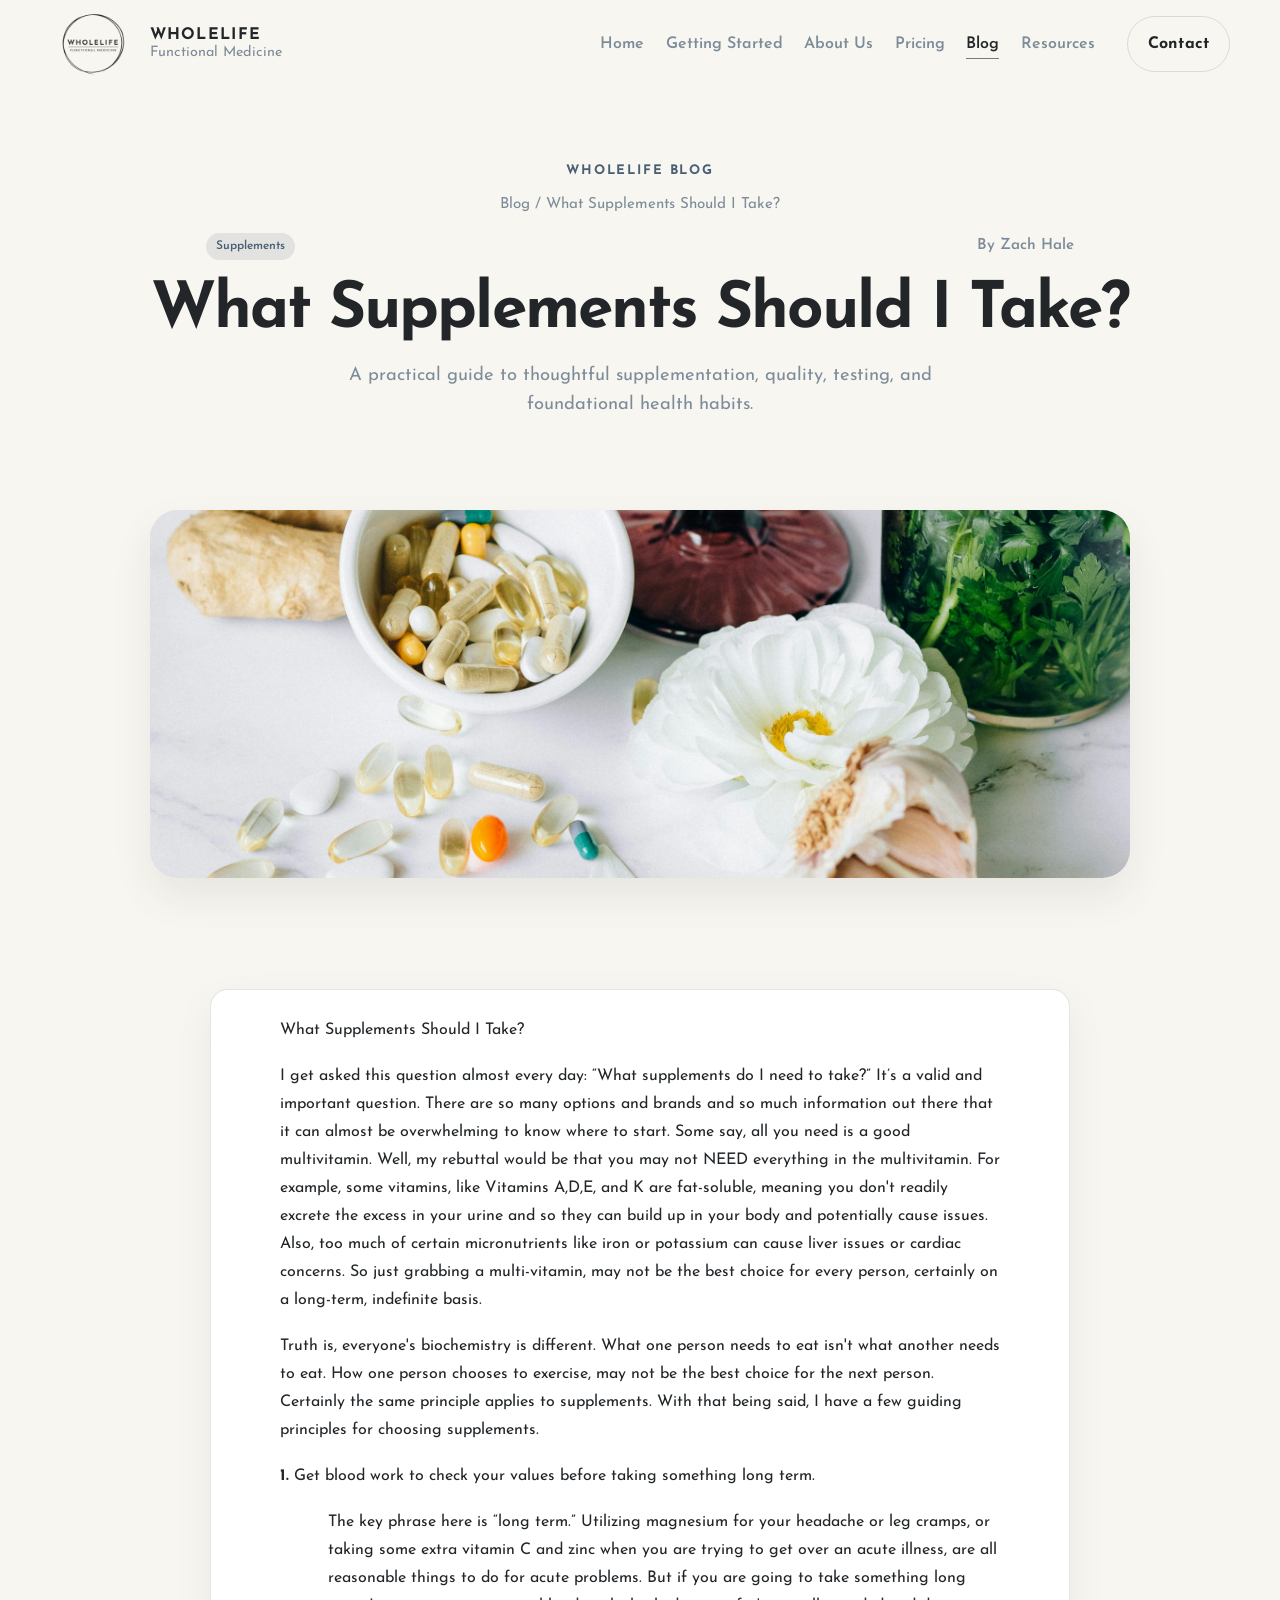
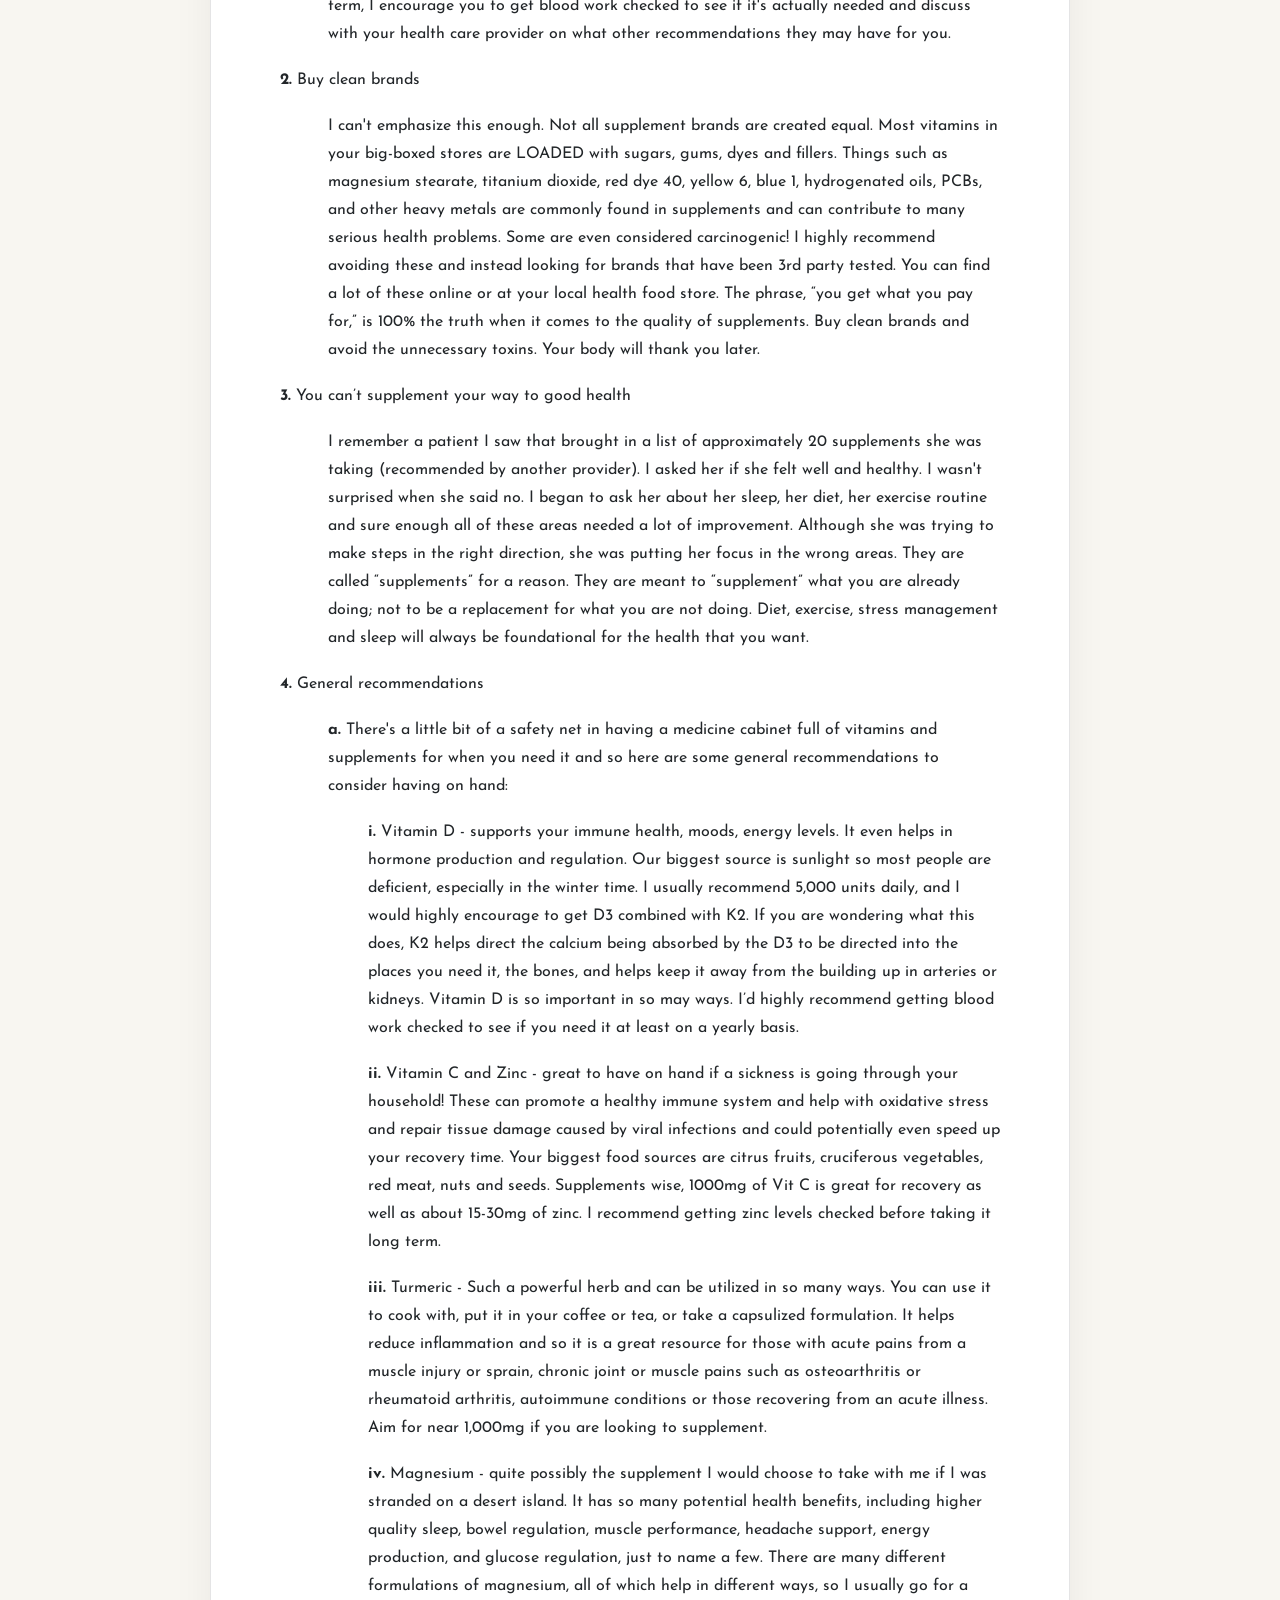
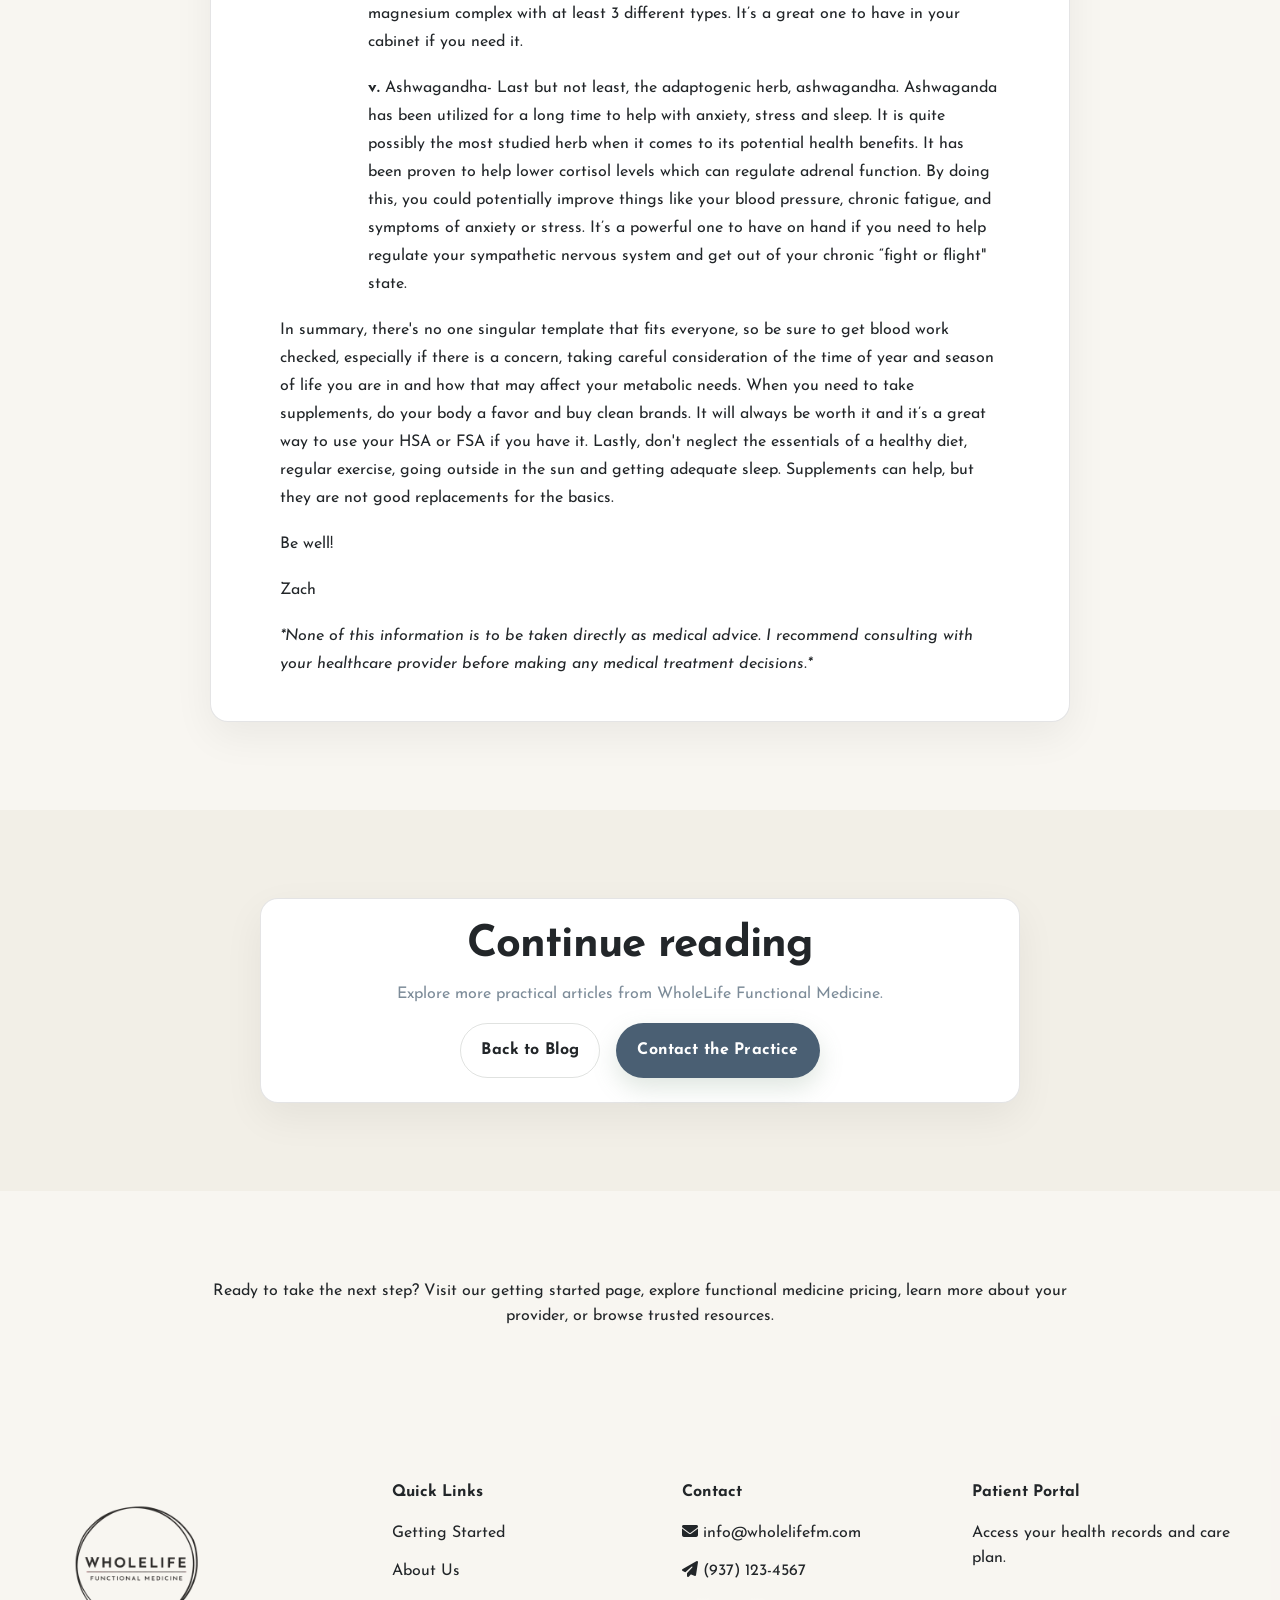
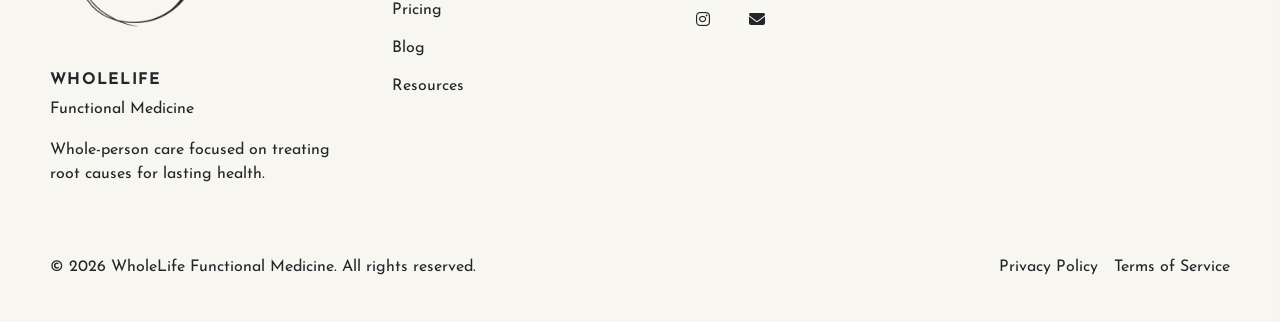
<file: blog/what-supplements-should-i-take.html>
<!doctype html>
<html lang="en">

<head>
  <meta charset="utf-8" />
  <meta name="viewport" content="width=device-width, initial-scale=1" />

  <title>What Supplements Should I Take? | WholeLife Functional Medicine</title>
  <meta name="description" content="A practical guide to thoughtful supplementation, quality, testing, and foundational health habits." />
  <meta name="robots" content="index, follow, max-image-preview:large, max-snippet:-1, max-video-preview:-1" />
  <meta name="author" content="Zach Hale" />
  <link rel="canonical" href="https://www.wholelifefm.com/blog/what-supplements-should-i-take.html" />

  <link rel="icon" type="image/png" href="https://www.wholelifefm.com/assets/logo-wholelife-functional-medicine-dayton-ohio.png" />
  <link rel="apple-touch-icon" href="https://www.wholelifefm.com/assets/logo-wholelife-functional-medicine-dayton-ohio.png" />

  <meta property="og:type" content="article" />
  <meta property="og:site_name" content="WholeLife Functional Medicine" />
  <meta property="og:title" content="What Supplements Should I Take? | WholeLife Functional Medicine" />
  <meta property="og:description" content="A practical guide to thoughtful supplementation, quality, testing, and foundational health habits." />
  <meta property="og:url" content="https://www.wholelifefm.com/blog/what-supplements-should-i-take.html" />
  <meta property="og:image" content="https://www.wholelifefm.com/assets/supplements-functional-medicine-blog.jpg" />
  <meta property="og:image:alt" content="Supplements and wellness support for functional medicine" />
  <meta property="og:locale" content="en_US" />

  <meta name="twitter:card" content="summary_large_image" />
  <meta name="twitter:title" content="What Supplements Should I Take? | WholeLife Functional Medicine" />
  <meta name="twitter:description" content="A practical guide to thoughtful supplementation, quality, testing, and foundational health habits." />
  <meta name="twitter:image" content="https://www.wholelifefm.com/assets/supplements-functional-medicine-blog.jpg" />

  <link rel="preconnect" href="https://fonts.googleapis.com">
  <link rel="preconnect" href="https://fonts.gstatic.com" crossorigin>
  <link href="https://fonts.googleapis.com/css2?family=Josefin+Sans:wght@300;400;500;600;700&display=swap" rel="stylesheet">
  <link rel="stylesheet" href="../css/styles.css" />
  <link rel="stylesheet" href="https://cdnjs.cloudflare.com/ajax/libs/font-awesome/6.5.2/css/all.min.css" referrerpolicy="no-referrer" />

  <script type="application/ld+json">
  {
    "@context": "https://schema.org",
    "@graph": [
      {
        "@type": "Organization",
        "@id": "https://www.wholelifefm.com/#organization",
        "name": "WholeLife Functional Medicine",
        "url": "https://www.wholelifefm.com/",
        "logo": "https://www.wholelifefm.com/assets/logo-wholelife-functional-medicine-dayton-ohio.png"
      },
      {
        "@type": "WebSite",
        "@id": "https://www.wholelifefm.com/#website",
        "url": "https://www.wholelifefm.com/",
        "name": "WholeLife Functional Medicine",
        "publisher": {
          "@id": "https://www.wholelifefm.com/#organization"
        }
      },
      {
        "@type": "BlogPosting",
        "@id": "https://www.wholelifefm.com/blog/what-supplements-should-i-take.html#article",
        "mainEntityOfPage": "https://www.wholelifefm.com/blog/what-supplements-should-i-take.html",
        "headline": "What Supplements Should I Take?",
        "description": "A practical guide to thoughtful supplementation, quality, testing, and foundational health habits.",
        "image": "https://www.wholelifefm.com/assets/supplements-functional-medicine-blog.jpg",
        "author": {
          "@type": "Person",
          "name": "Zach Hale"
        },
        "publisher": {
          "@id": "https://www.wholelifefm.com/#organization"
        },
        "articleSection": "Supplements",
        "keywords": "supplements, functional medicine, vitamin D, magnesium, zinc, wellness support",
        "datePublished": "2026-04-03",
        "dateModified": "2026-04-03"
      },
      {
        "@type": "BreadcrumbList",
        "@id": "https://www.wholelifefm.com/blog/what-supplements-should-i-take.html#breadcrumbs",
        "itemListElement": [
          {
            "@type": "ListItem",
            "position": 1,
            "name": "Home",
            "item": "https://www.wholelifefm.com/"
          },
          {
            "@type": "ListItem",
            "position": 2,
            "name": "Blog",
            "item": "https://www.wholelifefm.com/blog.html"
          },
          {
            "@type": "ListItem",
            "position": 3,
            "name": "What Supplements Should I Take?",
            "item": "https://www.wholelifefm.com/blog/what-supplements-should-i-take.html"
          }
        ]
      }
    ]
  }
  </script>
</head>

<body>
  <header class="site-header reveal reveal-down" id="siteHeader">
    <div class="container header-inner">
      <a class="brand" href="../index.html">
        <img src="../assets/logo-wholelife-functional-medicine-dayton-ohio.png" alt="WholeLife Functional Medicine" class="brand-logo" />
        <span class="brand-text">
          <span class="brand-name">WHOLELIFE</span>
          <span class="brand-sub">Functional Medicine</span>
        </span>
      </a>

      <nav class="nav-desktop" aria-label="Main navigation">
        <a class="nav-link" href="../index.html">Home</a>
        <a class="nav-link" href="../getting-started.html">Getting Started</a>
        <a class="nav-link" href="../about.html">About Us</a>
        <a class="nav-link" href="../pricing.html">Pricing</a>
        <a class="nav-link active" href="../blog.html">Blog</a>
        <a class="nav-link" href="../resources.html">Resources</a>
      </nav>

      <div class="header-cta">
        <button class="btn btn-outline" data-open-contact>Contact</button>
        <a class="btn btn-primary" href="https://patient-portal-link.com" target="_blank" rel="noopener noreferrer">Patient Portal</a>
      </div>

      <button class="nav-toggle" aria-label="Toggle menu" aria-expanded="false" aria-controls="mobileNav" data-nav-toggle>
        <span class="nav-toggle-bars"></span>
      </button>
    </div>

    <div class="nav-mobile" id="mobileNav" hidden>
      <div class="container nav-mobile-inner" aria-label="Mobile navigation">
        <a class="nav-mobile-link" href="../index.html">Home</a>
        <a class="nav-mobile-link" href="../getting-started.html">Getting Started</a>
        <a class="nav-mobile-link" href="../about.html">About Us</a>
        <a class="nav-mobile-link" href="../pricing.html">Pricing</a>
        <a class="nav-mobile-link active" href="../blog.html">Blog</a>
        <a class="nav-mobile-link" href="../resources.html">Resources</a>
        <div class="nav-mobile-cta">
          <button class="btn btn-outline" data-open-contact>Contact</button>
          <a class="btn btn-primary" href="https://patient-portal-link.com" target="_blank" rel="noopener noreferrer">Patient Portal</a>
        </div>
      </div>
    </div>
  </header>

  <main class="site-main">
    <section class="section hero article-hero">
      <div class="container narrow center reveal reveal-up">
        <p class="eyebrow">WholeLife Blog</p>
        <p class="muted small" style="margin-bottom: 1rem;">
          <a href="../blog.html">Blog</a> / What Supplements Should I Take?
        </p>

        <div class="article-hero-meta">
          <span class="tag">Supplements</span>
          <p class="article-author">By Zach Hale</p>
          <span class="meta-spacer" aria-hidden="true"></span>
        </div>

        <h1>What Supplements Should I Take?</h1>
        <p class="lead muted">
          A practical guide to thoughtful supplementation, quality, testing, and foundational health habits.
        </p>
      </div>
    </section>

    <section class="article-hero-media reveal reveal-up">
      <div class="container">
        <div class="article-feature-image">
          <img
            src="../assets/supplements-blog-functionalmedicine-dayton-ohio.jpg"
            alt="Supplements and wellness support for functional medicine"
            width="1200"
            height="675"
            loading="eager"
            fetchpriority="high"
            decoding="async"
          />
        </div>
      </div>
    </section>

    <section class="section">
      <div class="container">
        <article class="card article-shell reveal reveal-up" style="max-width: 860px; margin: 0 auto;">
<div class="article-content">

  <p>What Supplements Should I Take?</p>

  <p>
    I get asked this question almost every day: “What supplements do I need to take?” It’s a valid and important question. There are so many options and brands and so much information out there that it can almost be overwhelming to know where to start. Some say, all you need is a good multivitamin. Well, my rebuttal would be that you may not NEED everything in the multivitamin. For example, some vitamins, like Vitamins A,D,E, and K are fat-soluble, meaning you don't readily excrete the excess in your urine and so they can build up in your body and potentially cause issues. Also, too much of certain micronutrients like iron or potassium can cause liver issues or cardiac concerns. So just grabbing a multi-vitamin, may not be the best choice for every person, certainly on a long-term, indefinite basis.
  </p>

  <p>
    Truth is, everyone's biochemistry is different. What one person needs to eat isn't what another needs to eat. How one person chooses to exercise, may not be the best choice for the next person. Certainly the same principle applies to supplements. With that being said, I have a few guiding principles for choosing supplements.
  </p>

  <p><strong>1.</strong> Get blood work to check your values before taking something long term.</p>

  <p class="indent-1">
    The key phrase here is “long term.” Utilizing magnesium for your headache or leg cramps, or taking some extra vitamin C and zinc when you are trying to get over an acute illness, are all reasonable things to do for acute problems. But if you are going to take something long term, I encourage you to get blood work checked to see if it's actually needed and discuss with your health care provider on what other recommendations they may have for you.
  </p>

  <p><strong>2.</strong> Buy clean brands</p>

  <p class="indent-1">
    I can't emphasize this enough. Not all supplement brands are created equal. Most vitamins in your big-boxed stores are LOADED with sugars, gums, dyes and fillers. Things such as magnesium stearate, titanium dioxide, red dye 40, yellow 6, blue 1, hydrogenated oils, PCBs, and other heavy metals are commonly found in supplements and can contribute to many serious health problems. Some are even considered carcinogenic! I highly recommend avoiding these and instead looking for brands that have been 3rd party tested. You can find a lot of these online or at your local health food store. The phrase, “you get what you pay for,” is 100% the truth when it comes to the quality of supplements. Buy clean brands and avoid the unnecessary toxins. Your body will thank you later.
  </p>

  <p><strong>3.</strong> You can’t supplement your way to good health</p>

  <p class="indent-1">
    I remember a patient I saw that brought in a list of approximately 20 supplements she was taking (recommended by another provider). I asked her if she felt well and healthy. I wasn't surprised when she said no. I began to ask her about her sleep, her diet, her exercise routine and sure enough all of these areas needed a lot of improvement. Although she was trying to make steps in the right direction, she was putting her focus in the wrong areas. They are called “supplements” for a reason. They are meant to “supplement” what you are already doing; not to be a replacement for what you are not doing. Diet, exercise, stress management and sleep will always be foundational for the health that you want.
  </p>

  <p><strong>4.</strong> General recommendations</p>

  <p class="indent-1">
    <strong>a.</strong> There's a little bit of a safety net in having a medicine cabinet full of vitamins and supplements for when you need it and so here are some general recommendations to consider having on hand:
  </p>

  <p class="indent-2">
    <strong>i.</strong> Vitamin D - supports your immune health, moods, energy levels. It even helps in hormone production and regulation. Our biggest source is sunlight so most people are deficient, especially in the winter time. I usually recommend 5,000 units daily, and I would highly encourage to get D3 combined with K2. If you are wondering what this does, K2 helps direct the calcium being absorbed by the D3 to be directed into the places you need it, the bones, and helps keep it away from the building up in arteries or kidneys. Vitamin D is so important in so may ways. I’d highly recommend getting blood work checked to see if you need it at least on a yearly basis.
  </p>

  <p class="indent-2">
    <strong>ii.</strong> Vitamin C and Zinc - great to have on hand if a sickness is going through your household! These can promote a healthy immune system and help with oxidative stress and repair tissue damage caused by viral infections and could potentially even speed up your recovery time. Your biggest food sources are citrus fruits, cruciferous vegetables, red meat, nuts and seeds. Supplements wise, 1000mg of Vit C is great for recovery as well as about 15-30mg of zinc. I recommend getting zinc levels checked before taking it long term.
  </p>

  <p class="indent-2">
    <strong>iii.</strong> Turmeric - Such a powerful herb and can be utilized in so many ways. You can use it to cook with, put it in your coffee or tea, or take a capsulized formulation. It helps reduce inflammation and so it is a great resource for those with acute pains from a muscle injury or sprain, chronic joint or muscle pains such as osteoarthritis or rheumatoid arthritis, autoimmune conditions or those recovering from an acute illness. Aim for near 1,000mg if you are looking to supplement.
  </p>

  <p class="indent-2">
    <strong>iv.</strong> Magnesium - quite possibly the supplement I would choose to take with me if I was stranded on a desert island. It has so many potential health benefits, including higher quality sleep, bowel regulation, muscle performance, headache support, energy production, and glucose regulation, just to name a few. There are many different formulations of magnesium, all of which help in different ways, so I usually go for a magnesium complex with at least 3 different types. It’s a great one to have in your cabinet if you need it.
  </p>

  <p class="indent-2">
    <strong>v.</strong> Ashwagandha- Last but not least, the adaptogenic herb, ashwagandha. Ashwaganda has been utilized for a long time to help with anxiety, stress and sleep. It is quite possibly the most studied herb when it comes to its potential health benefits. It has been proven to help lower cortisol levels which can regulate adrenal function. By doing this, you could potentially improve things like your blood pressure, chronic fatigue, and symptoms of anxiety or stress. It’s a powerful one to have on hand if you need to help regulate your sympathetic nervous system and get out of your chronic “fight or flight" state.
  </p>

  <p>
    In summary, there's no one singular template that fits everyone, so be sure to get blood work checked, especially if there is a concern, taking careful consideration of the time of year and season of life you are in and how that may affect your metabolic needs. When you need to take supplements, do your body a favor and buy clean brands. It will always be worth it and it’s a great way to use your HSA or FSA if you have it. Lastly, don't neglect the essentials of a healthy diet, regular exercise, going outside in the sun and getting adequate sleep. Supplements can help, but they are not good replacements for the basics.
  </p>

  <p>Be well!</p>

  <p>Zach</p>

  <p><em>*None of this information is to be taken directly as medical advice. I recommend consulting with your healthcare provider before making any medical treatment decisions.*</em></p>

</div>
      </div>
    </section>

    <section class="section section-muted">
      <div class="container reveal reveal-up">
        <div class="card center" style="max-width: 760px; margin: 0 auto;">
          <h2>Continue reading</h2>
          <p class="muted">Explore more practical articles from WholeLife Functional Medicine.</p>
          <div style="display:flex; gap:1rem; justify-content:center; flex-wrap:wrap;">
            <a class="btn btn-outline" href="../blog.html">Back to Blog</a>
            <button class="btn btn-primary" data-open-contact>Contact the Practice</button>
          </div>
        </div>
      </div>
    </section>

    <section class="section">
      <div class="container">
        <div class="seo-links">
          <p>
            Ready to take the next step? Visit our <a href="../getting-started.html">getting started page</a>,
            explore <a href="../pricing.html">functional medicine pricing</a>,
            learn more <a href="../about.html">about your provider</a>,
            or browse trusted <a href="../resources.html">resources</a>.
          </p>
        </div>
      </div>
    </section>
  </main>

  <footer class="site-footer reveal reveal-up">
    <div class="container footer-grid">
      <div class="footer-brand">
        <img src="../assets/logo-wholelife-functional-medicine-dayton-ohio.png" class="footer-logo" alt="WholeLife Functional Medicine logo" />
        <p class="footer-title">WHOLELIFE</p>
        <p class="footer-sub">Functional Medicine</p>
        <p class="footer-note">Whole-person care focused on treating root causes for lasting health.</p>
      </div>

      <div class="footer-col">
        <h4>Quick Links</h4>
        <ul class="footer-links">
          <li><a href="../getting-started.html">Getting Started</a></li>
          <li><a href="../about.html">About Us</a></li>
          <li><a href="../pricing.html">Pricing</a></li>
          <li><a href="../blog.html">Blog</a></li>
          <li><a href="../resources.html">Resources</a></li>
        </ul>
      </div>

      <div class="footer-col">
        <h4>Contact</h4>
        <ul class="footer-links">
          <li><a href="mailto:info@wholelifefm.com"><i class="fa-solid fa-envelope"></i> info@wholelifefm.com</a></li>
          <li><button class="link-button" data-open-contact><i class="fa-solid fa-paper-plane"></i> (937) 123-4567</button></li>
          <li class="social-row">
            <a href="#" aria-label="Instagram" class="social-icon"><i class="fa-brands fa-instagram"></i></a>
            <a href="mailto:info@wholelifefm.com" aria-label="Email" class="social-icon"><i class="fa-solid fa-envelope"></i></a>
          </li>
        </ul>
      </div>

      <div class="footer-col">
        <h4>Patient Portal</h4>
        <p class="muted">Access your health records and care plan.</p>
        <a class="btn btn-light" href="https://patient-portal-link.com" target="_blank" rel="noopener noreferrer">Go to Portal</a>
      </div>
    </div>

    <div class="container footer-bottom">
      <p>© <span id="year"></span> WholeLife Functional Medicine. All rights reserved.</p>
      <div class="footer-legal">
        <a href="../privacy.html">Privacy Policy</a>
        <a href="../terms.html">Terms of Service</a>
      </div>
    </div>
  </footer>

  <div class="modal" id="contactModal" role="dialog" aria-modal="true" aria-label="Contact form" hidden>
    <div class="modal-overlay" data-close-contact></div>
    <div class="modal-card" role="document">
      <button class="modal-close" aria-label="Close" data-close-contact>×</button>

      <div class="modal-body" id="contactFormWrap">
        <h3>Get in Touch</h3>
        <p class="muted small">
          Have a question? Fill out the form below or email us at
          <a href="mailto:info@wholelifefm.com">info@wholelifefm.com</a>.
        </p>

        <form id="contactForm" action="https://api.web3forms.com/submit" method="POST">
          <input type="hidden" name="access_key" value="2c9bc90f-520f-44e3-840c-b6f389e1564d">
          <input type="hidden" name="subject" value="New Website Contact Submission">
          <input type="hidden" name="from_name" value="Website Contact Form">
          <input type="checkbox" name="botcheck" class="hidden" style="display: none;">

          <div class="field">
            <label for="contactName">Full Name <span>*</span></label>
            <input id="contactName" name="name" type="text" required maxlength="100" />
            <p class="field-error" data-error-for="name"></p>
          </div>

          <div class="field">
            <label for="contactEmail">Email <span>*</span></label>
            <input id="contactEmail" name="email" type="email" required maxlength="255" />
            <p class="field-error" data-error-for="email"></p>
          </div>

          <div class="field">
            <label for="contactPhone">Phone <span class="muted small">(optional)</span></label>
            <input id="contactPhone" name="phone" type="tel" maxlength="20" />
          </div>

          <div class="field">
            <label for="contactService">Service Interested In <span>*</span></label>
            <select id="contactService" name="service" required>
              <option value="">Select a service...</option>
              <option value="New Patient Inquiry">New Patient Inquiry</option>
              <option value="Membership Questions">Membership Questions</option>
              <option value="Lab Testing">Lab Testing</option>
              <option value="Gut Health">Gut Health</option>
              <option value="Hormone Health">Hormone Health</option>
              <option value="Weight & Metabolic Health">Weight & Metabolic Health</option>
              <option value="Other">Other</option>
            </select>
            <p class="field-error" data-error-for="service"></p>
          </div>

          <div class="field">
            <label for="contactMessage">Message <span>*</span></label>
            <textarea id="contactMessage" name="message" rows="4" required maxlength="1000"></textarea>
            <p class="field-error" data-error-for="message"></p>
          </div>

          <div class="h-captcha" data-captcha="true"></div>
          <script src="https://web3forms.com/client/script.js" async defer></script>

          <input type="hidden" name="redirect" value="https://www.wholelifefm.com/thank-you.html">

          <button class="btn btn-primary btn-block" type="submit">
            <i class="fa-solid fa-paper-plane"></i> Send Message
          </button>
        </form>
      </div>

      <div class="modal-body" id="contactSuccess" hidden>
        <div class="success">
          <div class="success-badge">✓</div>
          <h3>Message Sent!</h3>
          <p class="muted">Thank you for reaching out. We'll get back to you within 24–48 hours.</p>
          <button class="btn btn-primary" data-close-contact>Close</button>
        </div>
      </div>
    </div>
  </div>

  <script>
    document.getElementById("year").textContent = new Date().getFullYear();
  </script>
  <script src="../js/main.js" defer></script>
</body>

</html>
</file>
<file: css/styles.css>
:root {

  /* Base backgrounds */
  --bg: #f8f6f1;
  --bg-soft: #f2efe7;
  --surface: #ffffff;
  --surface-2: #fcfbf8;

  /* Text */
  --text: #222629;          /* Dark Grey Azure */
  --text-soft: #7d8c99;     /* Gray Azure secondary */

  /* Primary brand color */
  --primary: #4a5f73;       /* Gray Azure */
  --primary-dark: #222629;  /* Dark Grey Azure */

  /* Secondary accent */
  --secondary: #7d8c99;     /* Light Gray Azure */

  /* Highlight accent */
  --accent: #f7f876;        /* Light green highlight */

  /* Neutral warm accent (very light use) */
  --accent-soft: #cfc6b8;   /* Pastel Gray Orange */

  /* UI borders */
  --border: rgba(34, 38, 41, 0.12);

  /* Shadows */
  --shadow: 0 14px 40px rgba(0, 0, 0, 0.06);
  --shadow-lg: 0 20px 50px rgba(0, 0, 0, 0.09);

  /* Radius */
  --radius-sm: 12px;
  --radius-md: 18px;
  --radius-lg: 28px;

  /* Layout */
  --container: 1180px;
  --header-h: 88px;

  /* Animation */
  --ease-soft: cubic-bezier(0.22, 1, 0.36, 1);
  --anim-speed: 0.8s;

  /* Icons */
  --icon-bg: rgba(74, 95, 115, 0.12);
  --icon-color: #4a5f73;

  /* Hover shadows */
  --card-shadow-hover: 0 20px 45px rgba(0, 0, 0, 0.08);
}

*,
*::before,
*::after {
  box-sizing: border-box;
}

html {
  scroll-behavior: smooth;
}

body {
  margin: 0;
  font-family: "Josefin Sans", sans-serif;
  color: var(--text);
  background: var(--bg);
  line-height: 1.55;
  -webkit-font-smoothing: antialiased;
  text-rendering: optimizeLegibility;
}

img {
  display: block;
  max-width: 100%;
}

a {
  color: inherit;
  text-decoration: none;
}

button,
input,
select,
textarea {
  font: inherit;
}

button {
  cursor: pointer;
}

body.menu-open {
  overflow: hidden;
}

.container {
  width: min(100% - 2rem, var(--container));
  margin-inline: auto;
}

.section {
  padding: 5.5rem 0;
}

.section-muted {
  background: var(--bg-soft);
}

.site-main {
  overflow: clip;
}

.grid-2 {
  display: grid;
  grid-template-columns: 1.1fr 1fr;
  gap: 3rem;
  align-items: center;
}

.center {
  text-align: center;
}

.primary {
  color: var(--primary);
}

.muted {
  color: var(--text-soft);
}

.small {
  font-size: 0.95rem;
}

.fineprint {
  color: var(--text-soft);
  font-size: 0.95rem;
  margin-top: 1rem;
}

.eyebrow {
  margin: 0 0 0.75rem;
  text-transform: uppercase;
  letter-spacing: 0.14em;
  font-size: 0.82rem;
  color: var(--primary);
  font-weight: 700;
}

h1,
h2,
h3,
h4,
p {
  margin-top: 0;
}

h1 {
  font-size: clamp(2.6rem, 5vw, 4.6rem);
  line-height: 0.98;
  letter-spacing: -0.03em;
  margin-bottom: 1.25rem;
}

h2 {
  font-size: clamp(2rem, 3.4vw, 3rem);
  line-height: 1.08;
  letter-spacing: -0.02em;
  margin-bottom: 0.8rem;
}

h3 {
  font-size: 1.35rem;
  line-height: 1.15;
  margin-bottom: 0.65rem;
}

.lead {
  font-size: 1.15rem;
  color: var(--text-soft);
  max-width: 58ch;

}

.section-head {
  max-width: 760px;
  margin: 0 auto 2.4rem;
}

.btn-row {
  display: flex;
  flex-wrap: wrap;
  gap: 0.9rem;
  margin-top: 1.5rem;
}

.btn {
  display: inline-flex;
  align-items: center;
  justify-content: center;
  gap: 0.55rem;
  min-height: 50px;
  padding: 0.9rem 1.25rem;
  border-radius: 999px;
  border: 1px solid transparent;
  font-weight: 700;
  letter-spacing: 0.01em;
  transition:
    transform 0.28s var(--ease-soft),
    box-shadow 0.28s var(--ease-soft),
    opacity 0.28s ease,
    background-color 0.28s ease,
    color 0.28s ease,
    border-color 0.28s ease;
}

.btn:hover {
  transform: translateY(-2px);
}

.btn:active {
  transform: translateY(0);
}

.btn-primary {
  background: var(--primary);
  color: #fff;
  box-shadow: 0 10px 24px rgba(109, 142, 114, 0.22);
}

.btn-primary:hover {
  background: var(--primary-dark);
}

.btn-outline {
  background: transparent;
  color: var(--text);
  border-color: rgba(37, 49, 39, 0.14);
}

.btn-outline:hover {
  background: #fff;
}

.btn-light {
  background: #fff;
  color: var(--text);
  border-color: rgba(255, 255, 255, 0.3);
}

.btn-block {
  width: 100%;
}

/* Header */

.site-header {
  position: sticky;
  top: 0;
  z-index: 50;
  background: rgba(248, 246, 241, 0.84);
  backdrop-filter: saturate(1.25) blur(14px);
  border-bottom: 1px solid transparent;
  transition:
    background-color 0.3s ease,
    box-shadow 0.3s ease,
    border-color 0.3s ease;
}

.site-header.scrolled {
  border-color: var(--border);
  box-shadow: 0 10px 30px rgba(0, 0, 0, 0.04);
}

.header-inner {
  min-height: var(--header-h);
  display: flex;
  align-items: center;
  gap: 1rem;
}

.brand {
  display: inline-flex;
  align-items: center;
  gap: 0.85rem;
  flex-shrink: 0;
}

.brand-logo {
  width: 86px;
  height: 86px;
  object-fit: contain;
}

.brand-text {
  display: flex;
  flex-direction: column;
  line-height: 1;
}

.brand-name {
  font-weight: 700;
  letter-spacing: 0.08em;
  font-size: 1rem;
}

.brand-sub {
  font-size: 0.9rem;
  color: var(--text-soft);
  margin-top: 0.2rem;
}

.nav-desktop {
  display: flex;
  align-items: center;
  gap: 1.35rem;
  margin-left: auto;
}

.nav-link,
.nav-mobile-link,
.footer-links a {
  position: relative;
}

.nav-link {
  font-weight: 600;
  color: var(--text-soft);
  transition: color 0.25s ease;
}

.nav-link:hover,
.nav-link.active {
  color: var(--text);
}

.nav-link::after,
.footer-links a::after {
  content: "";
  position: absolute;
  left: 0;
  bottom: -0.18rem;
  width: 100%;
  height: 1.5px;
  transform: scaleX(0);
  transform-origin: left;
  transition: transform 0.3s ease;
  background: currentColor;
  opacity: 0.6;
}

.nav-link:hover::after,
.footer-links a:hover::after,
.nav-link.active::after {
  transform: scaleX(1);
}

.header-cta {
  display: flex;
  align-items: center;
  gap: 0.8rem;
  margin-left: 1rem;
}

.nav-toggle {
  display: none;
  margin-left: auto;
  width: 48px;
  height: 48px;
  border: 1px solid var(--border);
  border-radius: 12px;
  background: #fff;
  align-items: center;
  justify-content: center;
  position: relative;
}

.nav-toggle-bars,
.nav-toggle-bars::before,
.nav-toggle-bars::after {
  display: block;
  width: 20px;
  height: 2px;
  background: var(--text);
  border-radius: 999px;
  transition: transform 0.28s ease, opacity 0.28s ease;
  content: "";
}

.nav-toggle-bars::before {
  transform: translateY(-6px);
}

.nav-toggle-bars::after {
  transform: translateY(4px);
}

.nav-toggle.open .nav-toggle-bars {
  background: transparent;
}

.nav-toggle.open .nav-toggle-bars::before {
  transform: rotate(45deg);
}

.nav-toggle.open .nav-toggle-bars::after {
  transform: rotate(-45deg);
}

.nav-mobile {
  border-top: 1px solid var(--border);
  background: rgba(248, 246, 241, 0.97);
}

.nav-mobile-inner {
  display: grid;
  gap: 0.6rem;
  padding: 1rem 0 1.2rem;
}

.nav-mobile-link {
  padding: 0.85rem 0.2rem;
  font-weight: 600;
  color: var(--text);
  border-bottom: 1px solid rgba(37, 49, 39, 0.06);
}

.nav-mobile-cta {
  display: flex;
  flex-wrap: wrap;
  gap: 0.8rem;
  padding-top: 0.65rem;
}

/* Hero */

.hero {
  padding-top: 4.5rem;
  padding-bottom: 4.5rem;
}

.hero-copy {
  max-width: 620px;
}

.hero-media {
  position: relative;
}

.media-frame {
  position: relative;
  border-radius: var(--radius-lg);
  overflow: hidden;
  background: #fff;
  box-shadow: var(--shadow-lg);
  transition:
    transform 0.35s var(--ease-soft),
    box-shadow 0.35s var(--ease-soft),
    border-color 0.35s ease,
    background-color 0.35s ease;
}

.media-frame:hover {
  transform: translateY(-6px);
  box-shadow: var(--card-shadow-hover);
}

.media-frame img {
  width: 100%;
  height: 100%;
  object-fit: cover;
  min-height: 420px;
}

.frame-accent {
  position: absolute;
  border-radius: 999px;
  pointer-events: none;
}

.frame-accent-1 {
  width: 90px;
  height: 90px;
  background: rgba(109, 142, 114, 0.16);
  top: 18px;
  right: 18px;
}

.frame-accent-2 {
  width: 68px;
  height: 68px;
  background: rgba(216, 203, 184, 0.42);
  bottom: 18px;
  left: 18px;
}

.floating-frame {
  animation: floatY 5.5s ease-in-out infinite;
}

@keyframes floatY {
  0%, 100% {
    transform: translateY(0px);
  }
  50% {
    transform: translateY(-10px);
  }
}

/* Trust */

.trust-grid {
  display: grid;
  grid-template-columns: repeat(4, 1fr);
  gap: 1.2rem;
}

.trust-item,
.card,
.step {
  background: var(--surface);
  border: 1px solid var(--border);
  border-radius: var(--radius-md);
  padding: 1.45rem;
  box-shadow: var(--shadow);
  transition:
    transform 0.35s var(--ease-soft),
    box-shadow 0.35s var(--ease-soft),
    border-color 0.35s ease,
    background-color 0.35s ease;
}

.card:hover,
.trust-item:hover,
.step:hover {
  transform: translateY(-8px);
  box-shadow: var(--card-shadow-hover);
}

.feature-icon,
.card-icon,
.step-icon,
.quote-icon {
  width: 56px;
  height: 56px;
  border-radius: 50%;
  display: inline-flex;
  align-items: center;
  justify-content: center;
  background: var(--icon-bg);
  color: var(--icon-color);
  font-size: 1.2rem;
  margin-bottom: 1rem;
  transition: transform 0.35s var(--ease-soft), box-shadow 0.35s var(--ease-soft);
}

.card:hover .card-icon,
.trust-item:hover .feature-icon,
.step:hover .step-icon {
  transform: scale(1.08) translateY(-2px);
}

/* Steps */

.steps {
  display: grid;
  grid-template-columns: repeat(3, 1fr);
  gap: 1.2rem;
}

.step-top {
  display: flex;
  align-items: center;
}

.step-icon {
  margin-left: auto;
}
.step-num {
  width: 48px;
  height: 48px;
  border-radius: 999px;
  background: var(--primary);
  color: #fff;
  display: inline-flex;
  align-items: center;
  justify-content: center;
  font-weight: 700;
  flex-shrink: 0;
  box-shadow: 0 8px 18px rgba(109, 142, 114, 0.2);
}

/* Cards */

.card-grid {
  display: grid;
  grid-template-columns: repeat(3, 1fr);
  gap: 1.2rem;
}

.testimonial p:last-child {
  margin-bottom: 0;
}

.quote-icon {
  margin-bottom: 0.8rem;
}

.faq-inline-icon {
  margin-right: 0.6rem;
  color: var(--icon-color);
}

/* CTA banner */

.cta-banner {
  background: linear-gradient(135deg, #fbfaf6 0%, #f1ede4 100%);
}

.cta-inner {
  background: var(--surface);
  border-radius: var(--radius-lg);
  padding: 2rem;
  border: 1px solid var(--border);
  box-shadow: var(--shadow-lg);
  display: flex;
  align-items: center;
  justify-content: space-between;
  gap: 1.4rem;
}

/* Accordion */

.accordion {
  max-width: 900px;
  margin-inline: auto;
  display: grid;
  gap: 0.9rem;
}

.accordion-item {
  width: 100%;
  display: flex;
  align-items: center;
  justify-content: space-between;
  gap: 1rem;
  text-align: left;
  padding: 1.15rem 1.25rem;
  background: var(--surface);
  border: 1px solid var(--border);
  border-radius: 16px;
  font-weight: 700;
  color: var(--text);
  box-shadow: var(--shadow);
  transition:
    transform 0.35s var(--ease-soft),
    box-shadow 0.35s var(--ease-soft),
    border-color 0.35s ease,
    background-color 0.35s ease;
}

.accordion-item:hover {
  transform: translateY(-2px);
  box-shadow: var(--card-shadow-hover);
}

.accordion-item .accordion-icon {
  font-size: 1.3rem;
  line-height: 1;
  transition: transform 0.3s ease;
  flex-shrink: 0;
}

.accordion-item[aria-expanded="true"] .accordion-icon {
  transform: rotate(45deg);
}

.accordion-panel {
  overflow: hidden;
  padding: 0 1rem 0.3rem 1rem;
}

.accordion-panel p {
  margin: 0;
  color: var(--text-soft);
  background: rgba(255,255,255,0.55);
  border: 1px solid rgba(37,49,39,0.05);
  border-radius: 14px;
  padding: 1rem 1rem;
}

/* Footer */

.site-footer {
background: rgba(248, 246, 241, 0.84);
  color: #222629;
  padding-top: 4rem;
}

.footer-grid {
  display: grid;
  grid-template-columns: 1.2fr 1fr 1fr 1fr;
  gap: 2rem;
  align-items: start;
}

.footer-logo {
  width: 172px;
  height: 172px;
  object-fit: contain;
  margin-bottom: 1rem;
}

.footer-title {
  margin-bottom: 0.25rem;
  font-weight: 700;
  letter-spacing: 0.08em;
   color: #222629;
}

.footer-sub,
.footer-note,
.site-footer .muted {
  color: #222629;
}

.footer-col h4 {
  margin-bottom: 1rem;
}

.footer-links {
  list-style: none;
  padding: 0;
  margin: 0;
  display: grid;
  gap: 0.85rem;
   color: #222629;
}

.footer-links a,
.link-button {
   color: #222629;
}

.link-button {
  background: transparent;
  border: 0;
  padding: 0;
  text-align: left;
}

.social-row {
  display: flex;
  gap: 0.75rem;
  align-items: center;
}

.social-icon {
  width: 42px;
  height: 42px;
  border-radius: 999px;
  display: inline-flex;
  align-items: center;
  justify-content: center;
  text-decoration: none;
  background: rgba(255,255,255,0.08);
  transition: transform 0.3s var(--ease-soft), background 0.3s ease;
}

.social-icon:hover {
  transform: translateY(-3px);
  background: rgba(255,255,255,0.16);
}

.footer-bottom {
  margin-top: 2rem;
  padding: 1.2rem 0 1.6rem;
  border-top: 1px solid rgba(255,255,255,0.12);
  display: flex;
  flex-wrap: wrap;
  justify-content: space-between;
  gap: 1rem;
}

.footer-legal {
  display: flex;
  gap: 1rem;
}

/* Modal */

.modal[hidden] {
  display: none !important;
}

.modal {
  position: fixed;
  inset: 0;
  z-index: 100;
}

.modal-overlay {
  position: absolute;
  inset: 0;
  background: rgba(22, 28, 23, 0.5);
  backdrop-filter: blur(8px);
}

.modal-card {
  position: relative;
  z-index: 1;
  width: min(92vw, 640px);
  max-height: 88vh;
  overflow: auto;
  margin: 6vh auto 0;
  background: var(--surface);
  border-radius: 24px;
  box-shadow: 0 30px 80px rgba(0, 0, 0, 0.18);
  border: 1px solid var(--border);
}

.modal-body {
  padding: 1.6rem;
}

.modal-close {
  position: absolute;
  top: 0.8rem;
  right: 0.8rem;
  width: 42px;
  height: 42px;
  border-radius: 999px;
  border: 1px solid var(--border);
  background: #fff;
  font-size: 1.5rem;
  line-height: 1;
}

.success {
  text-align: center;
  padding: 1rem 0;
}

.success-badge {
  width: 76px;
  height: 76px;
  margin: 0 auto 1rem;
  border-radius: 999px;
  background: rgba(109, 142, 114, 0.12);
  color: var(--primary);
  display: grid;
  place-items: center;
  font-size: 2rem;
  font-weight: 700;
}

/* Form */

.field {
  margin-bottom: 1rem;
}

.field label {
  display: block;
  margin-bottom: 0.45rem;
  font-weight: 700;
}

.field input,
.field select,
.field textarea {
  width: 100%;
  border: 1px solid rgba(37,49,39,0.14);
  border-radius: 14px;
  padding: 0.9rem 1rem;
  background: #fff;
  color: var(--text);
  outline: none;
  transition:
    border-color 0.25s ease,
    box-shadow 0.25s ease,
    transform 0.2s ease;
}

.field input:focus,
.field select:focus,
.field textarea:focus {
  border-color: rgba(109, 142, 114, 0.7);
  box-shadow: 0 0 0 4px rgba(109, 142, 114, 0.12);
  transform: translateY(-1px);
}

.field-error {
  color: #b42318;
  font-size: 0.9rem;
  margin-top: 0.4rem;
  min-height: 1em;
}

/* Reveal animations */

.reveal {
  opacity: 0;
  transition:
    opacity 0.7s var(--ease-soft),
    transform 0.8s var(--ease-soft);
  transition-delay: var(--delay, 0ms);
  will-change: transform, opacity;
}

.reveal-up {
  transform: translateY(30px);
}

.reveal-left {
  transform: translateX(-34px);
}

.reveal-right {
  transform: translateX(34px);
}

.reveal-down {
  transform: translateY(-20px);
}

.reveal.is-visible {
  opacity: 1;
  transform: translate3d(0, 0, 0);
}

body.is-loaded .hero-copy,
body.is-loaded .hero-media,
body.is-loaded .site-header {
  opacity: 1;
}

/* Resources filter support */

.chip {
  display: inline-flex;
  align-items: center;
  justify-content: center;
  min-height: 42px;
  padding: 0.65rem 1rem;
  border-radius: 999px;
  border: 1px solid var(--border);
  background: #fff;
  cursor: pointer;
  transition: 0.25s ease;
}

.chip.active,
.chip:hover {
  background: var(--primary);
  color: #fff;
  border-color: var(--primary);
}

/* Responsive */

@media (max-width: 1100px) {
  .trust-grid,
  .card-grid {
    grid-template-columns: repeat(2, 1fr);
  }

  .footer-grid {
    grid-template-columns: repeat(2, 1fr);
  }
}

@media (max-width: 900px) {
  .grid-2,
  .steps,
  .trust-grid,
  .card-grid,
  .footer-grid,
  .cta-inner {
    grid-template-columns: 1fr;
  }

  .cta-inner {
    display: grid;
  }

  .nav-desktop,
  .header-cta {
    display: none;
  }

  .nav-toggle {
    display: inline-flex;
  }

  .hero {
    padding-top: 3rem;
    padding-bottom: 3rem;
  }

  .section {
    padding: 4rem 0;
  }

  .media-frame img {
    min-height: 320px;
  }
}

@media (max-width: 640px) {
  .container {
    width: min(100% - 1.2rem, var(--container));
  }

  .brand-logo {
    width: 48px;
    height: 48px;
  }

  .brand-name {
    font-size: 0.94rem;
  }

  .brand-sub {
    font-size: 0.82rem;
  }

  .modal-card {
    width: min(95vw, 640px);
    margin-top: 3vh;
  }

  .section {
    padding: 3.4rem 0;
  }

  .btn {
    width: 100%;
  }

  .btn-row {
    flex-direction: column;
    align-items: stretch;
  }

  .footer-bottom {
    flex-direction: column;
    align-items: flex-start;
  }
}

/* Reduced motion */

@media (prefers-reduced-motion: reduce) {
  html {
    scroll-behavior: auto;
  }

  .reveal,
  .btn,
  .card,
  .trust-item,
  .step,
  .media-frame,
  .social-icon,
  .feature-icon,
  .card-icon,
  .step-icon,
  .quote-icon,
  .floating-frame {
    transition: none !important;
    animation: none !important;
    transform: none !important;
    opacity: 1 !important;
  }
}

.pricing-grid {
  display: grid;
  grid-template-columns: repeat(3, 1fr);
  gap: 1.2rem;
}

.pricing-card {
  position: relative;
  background: var(--surface);
  border: 1px solid var(--border);
  border-radius: var(--radius-md);
  padding: 1.6rem;
  box-shadow: var(--shadow);
  transition: transform 0.35s var(--ease-soft), box-shadow 0.35s var(--ease-soft);
}

.pricing-card:hover {
  transform: translateY(-8px);
  box-shadow: var(--card-shadow-hover);
}

.pricing-card.popular {
  border-color: var(--primary);
  box-shadow: 0 18px 40px rgba(74, 95, 115, 0.14);
}

.badge {
  display: inline-flex;
  align-items: center;
  justify-content: center;
  min-height: 30px;
  padding: 0.35rem 0.8rem;
  border-radius: 999px;
  background: var(--accent);
  color: var(--text);
  font-size: 0.85rem;
  font-weight: 700;
  margin-bottom: 1rem;
}

.price {
  display: flex;
  align-items: flex-end;
  gap: 0.2rem;
  font-size: 2.6rem;
  line-height: 1;
  font-weight: 700;
  margin: 0.5rem 0 0.75rem;
  color: var(--primary);
}

.price span {
  font-size: 1rem;
  color: var(--text-soft);
  margin-bottom: 0.25rem;
}

.feature-list {
  list-style: none;
  padding: 0;
  margin: 1.2rem 0 1.4rem;
  display: grid;
  gap: 0.75rem;
}

.feature-list li {
  display: flex;
  align-items: flex-start;
  gap: 0.65rem;
}

.check {
  color: var(--primary);
  font-weight: 700;
  line-height: 1.2;
}

@media (max-width: 900px) {
  .pricing-grid {
    grid-template-columns: 1fr;
  }
}

.hero .narrow.center .lead,
.hero .narrow.center .muted {
  margin-left: auto;
  margin-right: auto;
  text-align: center;
}

.blog-card .blog-image{
height:160px;
display:flex;
align-items:center;
justify-content:center;
background:var(--bg-soft);
font-size:34px;
color:var(--primary);
border-bottom:1px solid var(--border);
}

.blog-meta{
  padding-top: 25px; 
display:flex;
justify-content:space-between;
margin-bottom:8px;
}

.tag{
background:var(--icon-bg);
color:var(--icon-color);
padding:4px 10px;
border-radius:999px;
font-size:12px;
font-weight:600;
}

.readmore{
margin-top:10px;
display:inline-block;
font-weight:600;
color:var(--primary);
}

.chip-row {
  display: flex;
  flex-wrap: wrap;
  gap: 0.75rem;
  justify-content: center;
}

.resource-card {
  text-align: left;
}

.resource-card .card-icon {
  margin-bottom: 0.9rem;
}

.resource-card .tag {
  display: inline-flex;
  margin-bottom: 0.8rem;
}

.card-grid.three {
  grid-template-columns: repeat(3, 1fr);
}

@media (max-width: 900px) {
  .card-grid.three {
    grid-template-columns: 1fr;
  }
}

.legal-prose {
  max-width: 820px;
  margin: 0 auto;
}

.legal-prose h2 {
  margin-top: 2rem;
  margin-bottom: 0.75rem;
  font-size: 1.45rem;
}

.legal-prose p,
.legal-prose li {
  color: var(--text-soft);
  line-height: 1.75;
}

.legal-prose ul {
  padding-left: 1.2rem;
}

.legal-prose a {
  color: var(--primary);
  text-decoration: underline;
}

.begin-grid {
  display: grid;
  grid-template-columns: repeat(2, minmax(280px, 320px));
  justify-content: center;
  gap: 2rem;
}

.single-plan-shell {
  width: 100%;
  display: flex;
  justify-content: center;
}

.single-plan-card {
  width: min(100%, 860px);
  margin: 0 auto;
  padding: 2rem 1.5rem;
}

.single-plan-inner {
  width: min(100%, 720px);
  margin: 0 auto;
  text-align: center;
}

.single-plan-inner .card-icon {
  margin: 0 auto 1rem;
}

.single-plan-inner h3,
.single-plan-inner .price,
.single-plan-inner > .muted.small,
.single-plan-inner > p,
.single-plan-inner > .muted {
  text-align: center;
}

.single-plan-inner .price {
  justify-content: center;
}

.single-plan-inner .feature-list {
  max-width: 560px;
  margin: 1.5rem auto 0;
  text-align: left;
}

.single-plan-actions {
  margin-top: 1.75rem;
  display: flex;
  justify-content: center;
}

@media (max-width: 767px) {
  .begin-grid {
    grid-template-columns: 1fr;
    max-width: 320px;
    margin: 0 auto;
  }

  .single-plan-card {
    width: 100%;
    padding: 1.5rem 1rem;
  }

  .single-plan-inner {
    width: 100%;
  }

  .single-plan-inner .feature-list {
    max-width: 100%;
  }

  .single-plan-actions {
    justify-content: center;
  }
}


.membership-grid {
  max-width: 920px;
  margin: 0 auto;
  display: grid;
  gap: 1.2rem;
  grid-template-columns: repeat(2, 1fr);
}

@media (min-width: 1101px) {
  .membership-grid {
    grid-template-columns: repeat(4, 1fr);
  }
}

.membership-grid .card {
  display: flex;
  flex-direction: column;
  align-items: center;
  text-align: center;
  padding: 24px 20px;
}

.membership-grid .card-icon {
  margin-bottom: 12px;
}

.membership-grid h3 {
  margin-bottom: 8px;
}

.membership-grid p {
  max-width: 240px;
}


/* Blog card content spacing fix */
.blog-card .card-body {
  display: flex;
  flex-direction: column;
  gap: 14px; /* controls overall spacing rhythm */
}

/* Top meta row (category + featured) */
.blog-card .card-meta {
  display: flex;
  align-items: center;
  gap: 10px;
  margin-bottom: 4px; /* small separation from title */
}

/* Category pill */
.blog-card .tag {
  font-size: 12px;
  padding: 4px 10px;
  border-radius: 999px;
}

/* Featured article text */
.blog-card .featured-label {
  font-size: 12px;
  color: var(--text-soft);
  letter-spacing: 0.03em;
}

/* Title spacing */
.blog-card h3 {
  margin: 6px 0 4px;
  line-height: 1.3;
}

/* Description spacing */
.blog-card p {
  margin: 0 0 10px;
}

/* Read more link spacing */
.blog-card .card-link {
  margin-top: auto;
}

/* Article pages */
.article-shell {
  padding: clamp(1.5rem, 2vw, 2.25rem);
}

.article-content {
  max-width: 720px;
  margin: 0 auto;
}

.article-content h2,
.article-content h3 {
  margin-top: 2rem;
  margin-bottom: 0.85rem;
}

.article-content p,
.article-content ul,
.article-content ol {
  margin-bottom: 1rem;
}

.article-content ul,
.article-content ol {
  padding-left: 1.25rem;
}

.article-content li + li {
  margin-top: 0.5rem;
}

.article-disclaimer {
  margin-top: 2rem;
  padding-top: 1.25rem;
  border-top: 1px solid var(--border);
}


/* Article hero meta row */
.article-hero-meta {
  display: grid;
  grid-template-columns: 1fr 1fr;
  align-items: center;
  width: min(100%, 900px);
  margin: 0 auto 1.25rem;
  padding: 0 1rem;
}

/* Left side */
.article-hero-meta .tag {
  justify-self: start;
  margin: 0;
}

/* Right side */
.article-hero-meta .article-author {
  justify-self: end;
  margin: 0;
  font-size: 0.95rem;
  font-weight: 600;
  color: var(--secondary);
  text-align: right;
}

/* No spacer needed anymore */
.article-hero-meta .meta-spacer {
  display: none;
}

@media (max-width: 640px) {
  .article-hero-meta {
    grid-template-columns: 1fr;
    gap: 0.65rem;
    justify-items: center;
    text-align: center;
    margin-bottom: 1rem;
  }

  .article-hero-meta .tag,
  .article-hero-meta .article-author {
    justify-self: center;
    text-align: center;
  }
}


.blog-image {
  position: relative;
  width: 100%;
  aspect-ratio: 16 / 10;
  overflow: hidden;
  border-radius: 22px 22px 0 0;
  background: #e9e6df;
}

.blog-image img {
  display: block;
  width: 100%;
  height: 100%;
  object-fit: cover;
}

.article-hero-media {
  padding-top: 0;
  padding-bottom: 1.5rem;
}

.article-feature-image {
  max-width: 980px;
  margin: 0 auto;
  border-radius: 28px;
  overflow: hidden;
  box-shadow: 0 18px 40px rgba(34, 38, 41, 0.08);
  background: #e9e6df;
}

.article-feature-image img {
  display: block;
  width: 100%;
  height: auto;
  aspect-ratio: 16 / 6;
  object-fit: cover;
}

@media (max-width: 768px) {
  .article-feature-image img {
    aspect-ratio: 16 / 9;
  }
}

/* THANK YOU PAGE */
.thank-you-hero {
  padding-top: 72px;
  padding-bottom: 56px;
}

.thank-you-wrap {
  max-width: 760px;
  margin: 0 auto;
}

.thank-you-card {
  text-align: center;
  padding: 56px 48px;
  display: flex;
  flex-direction: column;
  align-items: center;
  justify-content: center;
  gap: 18px;
}

.thank-you-card h1 {
  margin: 0;
}

.thank-you-card p {
  margin: 0;
  max-width: 620px;
}

.thank-you-actions {
  display: flex;
  justify-content: center;
  align-items: center;
  gap: 16px;
  flex-wrap: wrap;
  margin-top: 10px;
}

.thank-you-next {
  padding-top: 72px;
  padding-bottom: 72px;
}

.thank-you-next .section-head {
  margin-bottom: 40px;
}

.thank-you-next-grid {
  display: grid;
  grid-template-columns: repeat(2, minmax(280px, 320px));
  justify-content: center;
  gap: 24px;
}

.thank-you-next-grid .card {
  text-align: center;
  padding: 36px 28px;
  display: flex;
  flex-direction: column;
  align-items: center;
}

.thank-you-next-grid .card-icon {
  margin-bottom: 18px;
}

.thank-you-next-grid h3 {
  margin-bottom: 12px;
}

.thank-you-next-grid p {
  max-width: 240px;
  margin: 0 auto 22px;
}

.thank-you-next-grid .btn {
  margin-top: auto;
}

@media (max-width: 768px) {
  .thank-you-card {
    padding: 40px 24px;
  }

  .thank-you-next-grid {
    grid-template-columns: 1fr;
    max-width: 340px;
    margin: 0 auto;
  }
}


.card-grid {
  display: flex;
  flex-wrap: wrap;
  justify-content: center; /* THIS centers rows evenly */
  gap: 24px;

  max-width: 1100px;
  margin: 0 auto;
}

.card-grid .card {
  flex: 1 1 260px;
  max-width: 320px; /* keeps cards consistent */
}

.hero-location {
  margin: 10px 0 18px;
  font-size: 1rem;
  line-height: 1.6;
  color: var(--text-soft);
}

.seo-links {
  max-width: 900px;
  margin: 0 auto;
  text-align: center;
}

.seo-links p {
  margin: 0;
}

.article-content p {
  margin: 0 0 18px;
  line-height: 1.75;
}

.article-content .indent-1 {
  padding-left: 48px;
}

.article-content .indent-2 {
  padding-left: 88px;
}


a[href*="patient-portal-link.com"],
a[href*="patient portal"],
.patient-portal,
.portal-link,
.portal-btn {
  display: none !important;
}



.site-topbar {
  background: #4a5f73;
  color: #ffffff;
  text-align: center;
  font-size: 0.95rem;
  font-weight: 600;
  letter-spacing: 0.02em;
  padding: 10px 0;
  position: relative;
  z-index: 1001;
}

.site-topbar p {
  margin: 0;
}

.site-header {
  top: 0;
}

@media (max-width: 640px) {
  .site-topbar {
    font-size: 0.85rem;
    line-height: 1.4;
    padding: 10px 14px;
  }
}
</file>
